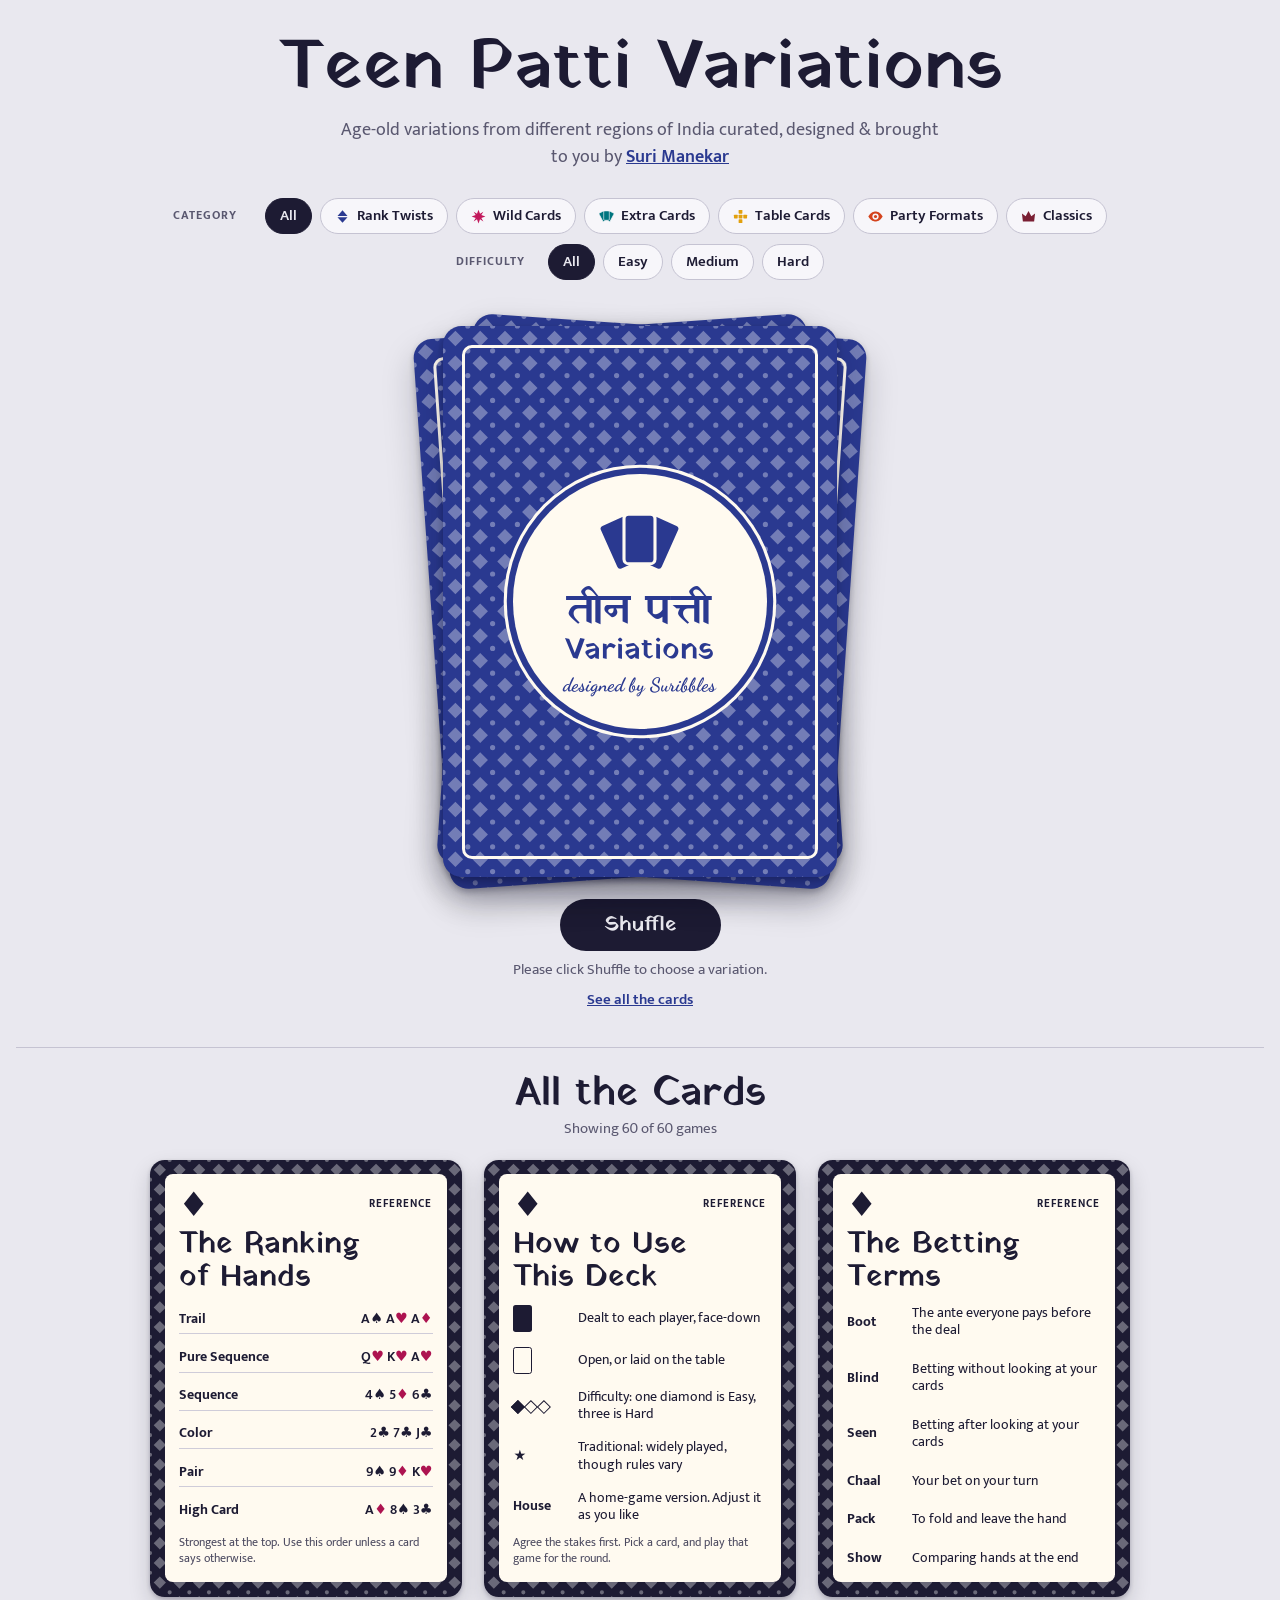
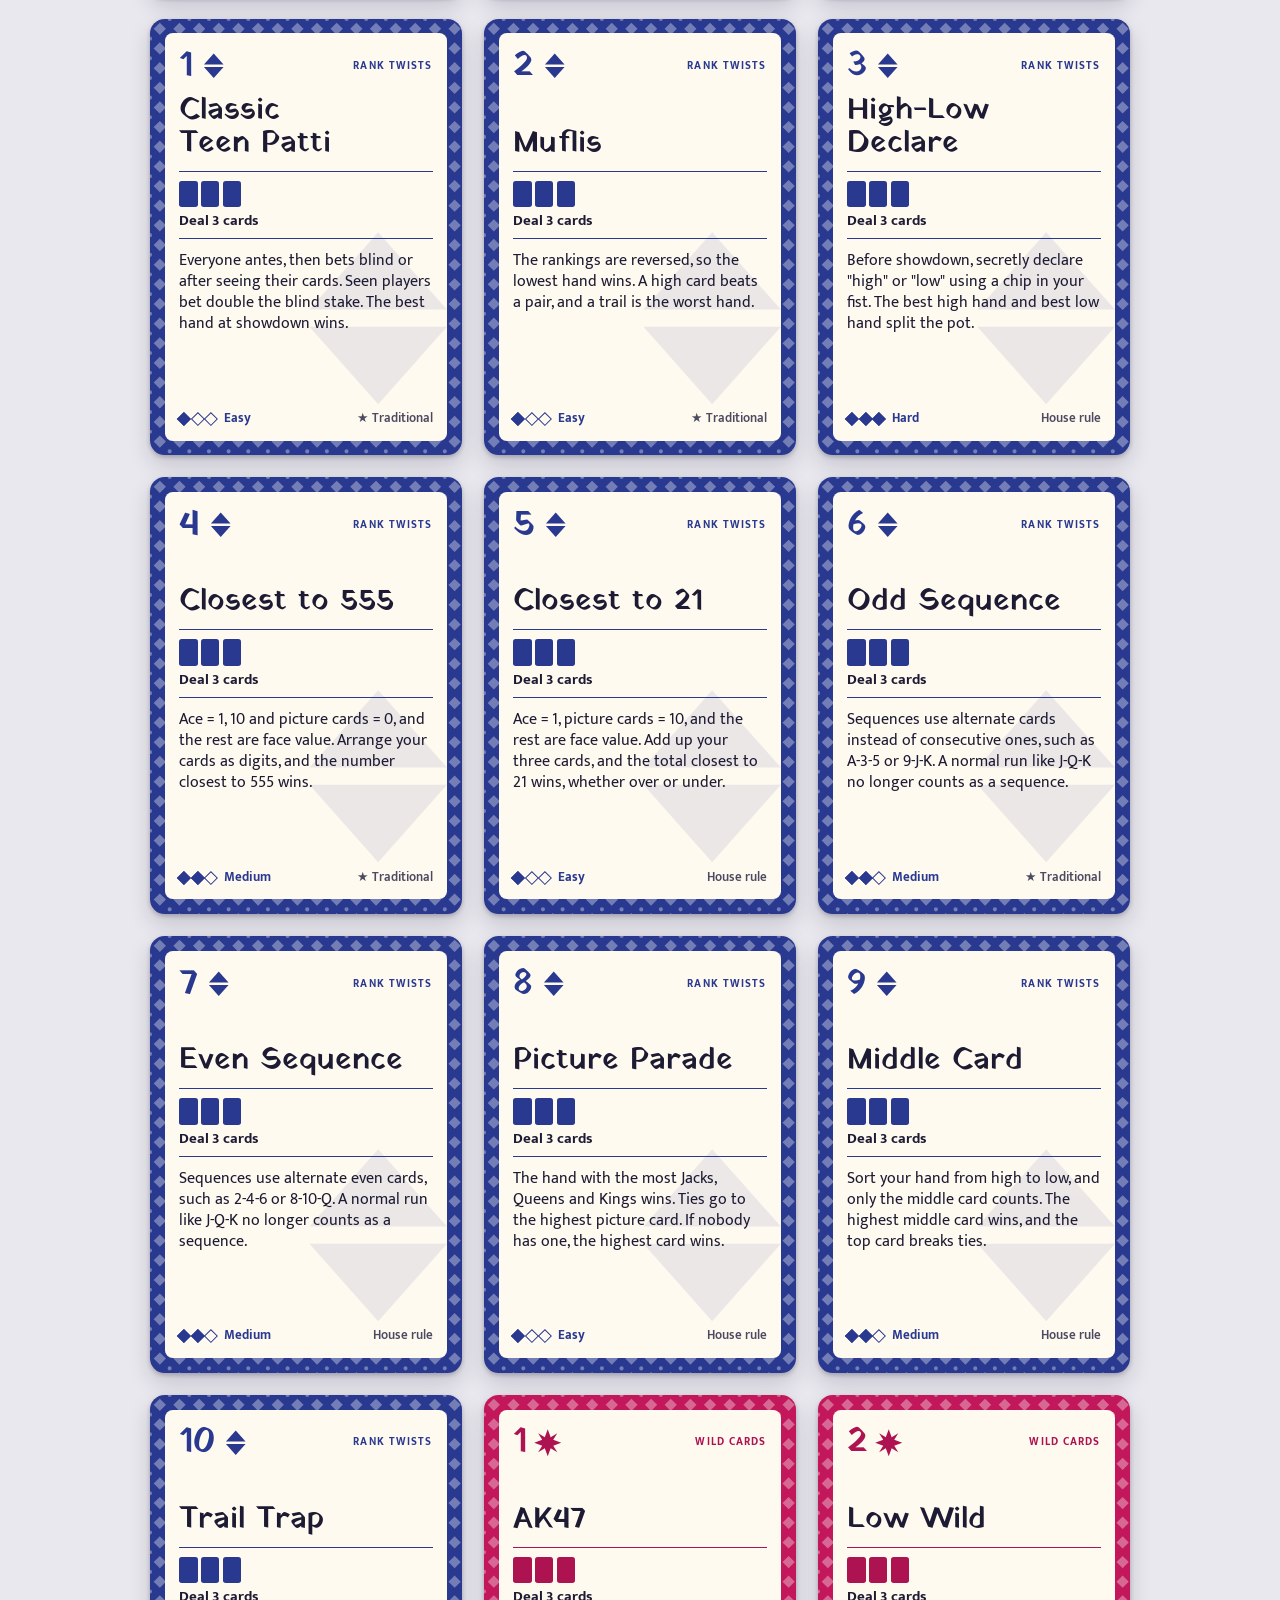
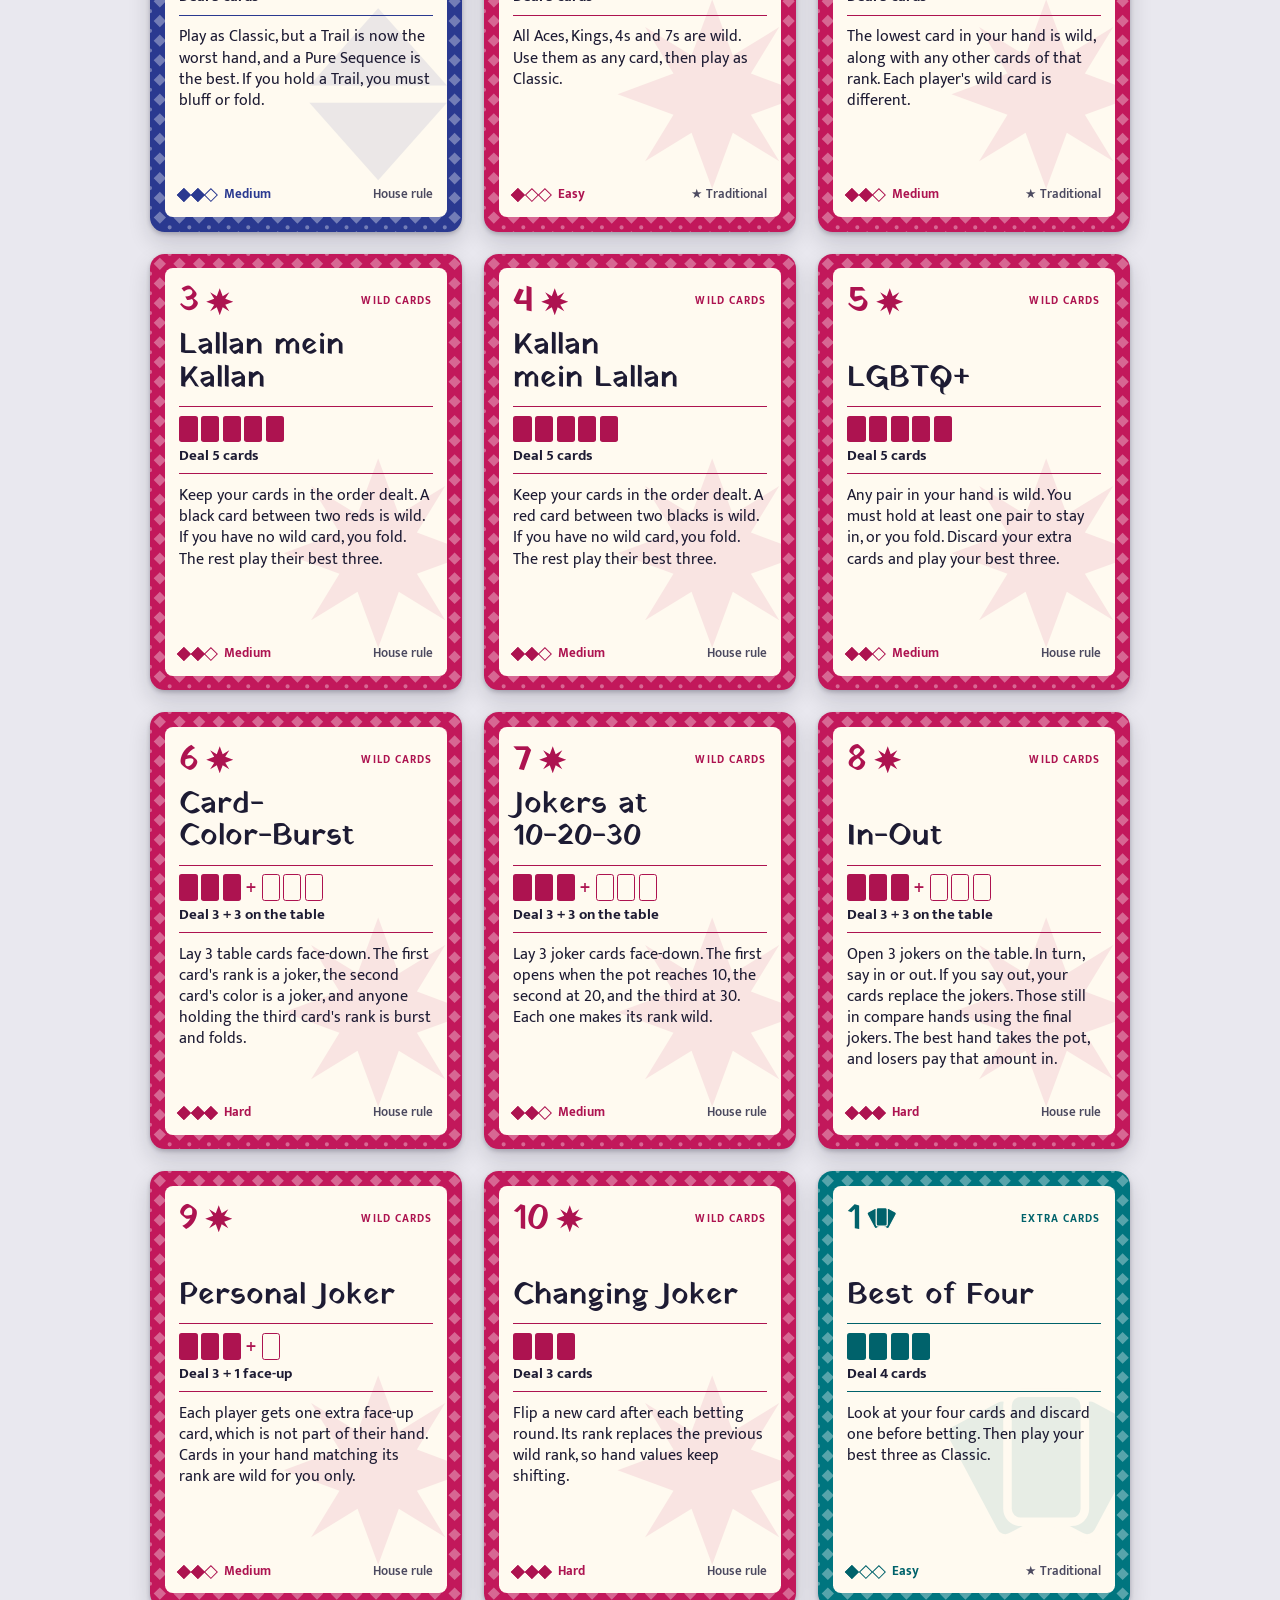
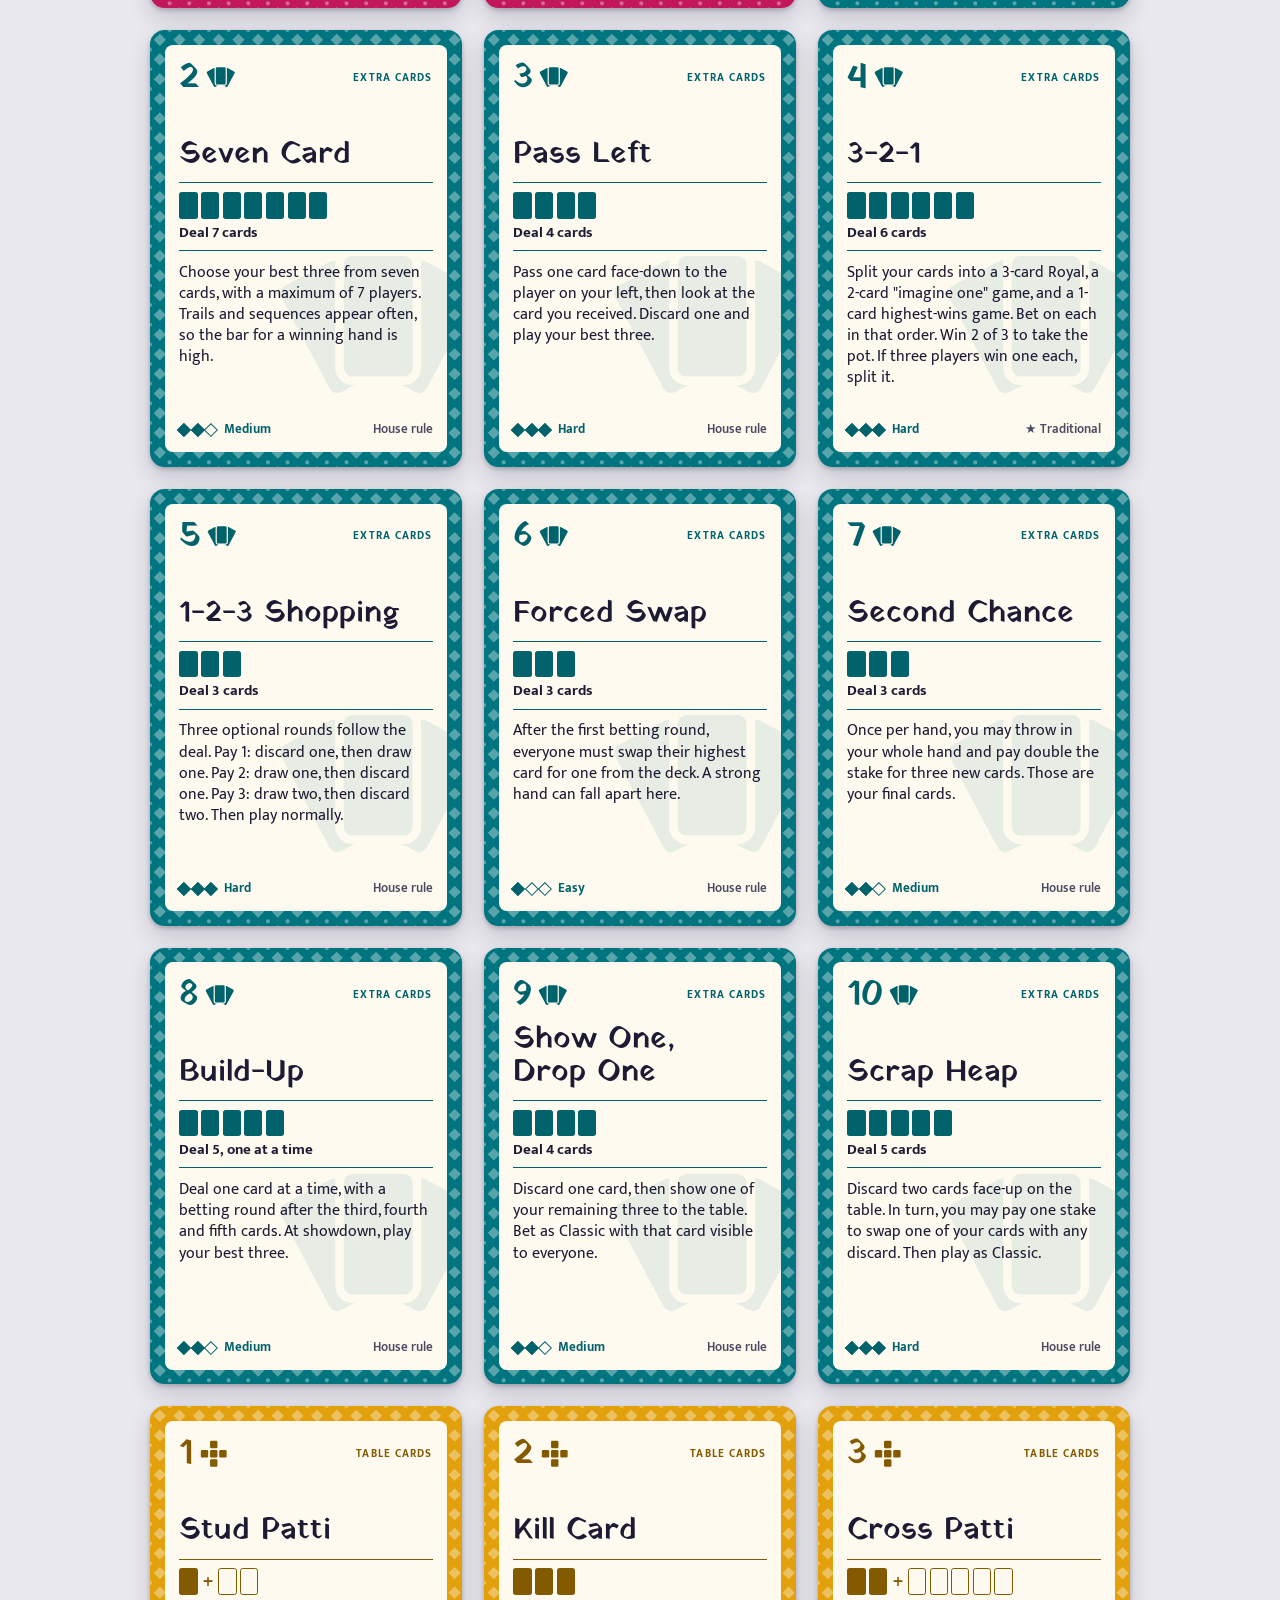
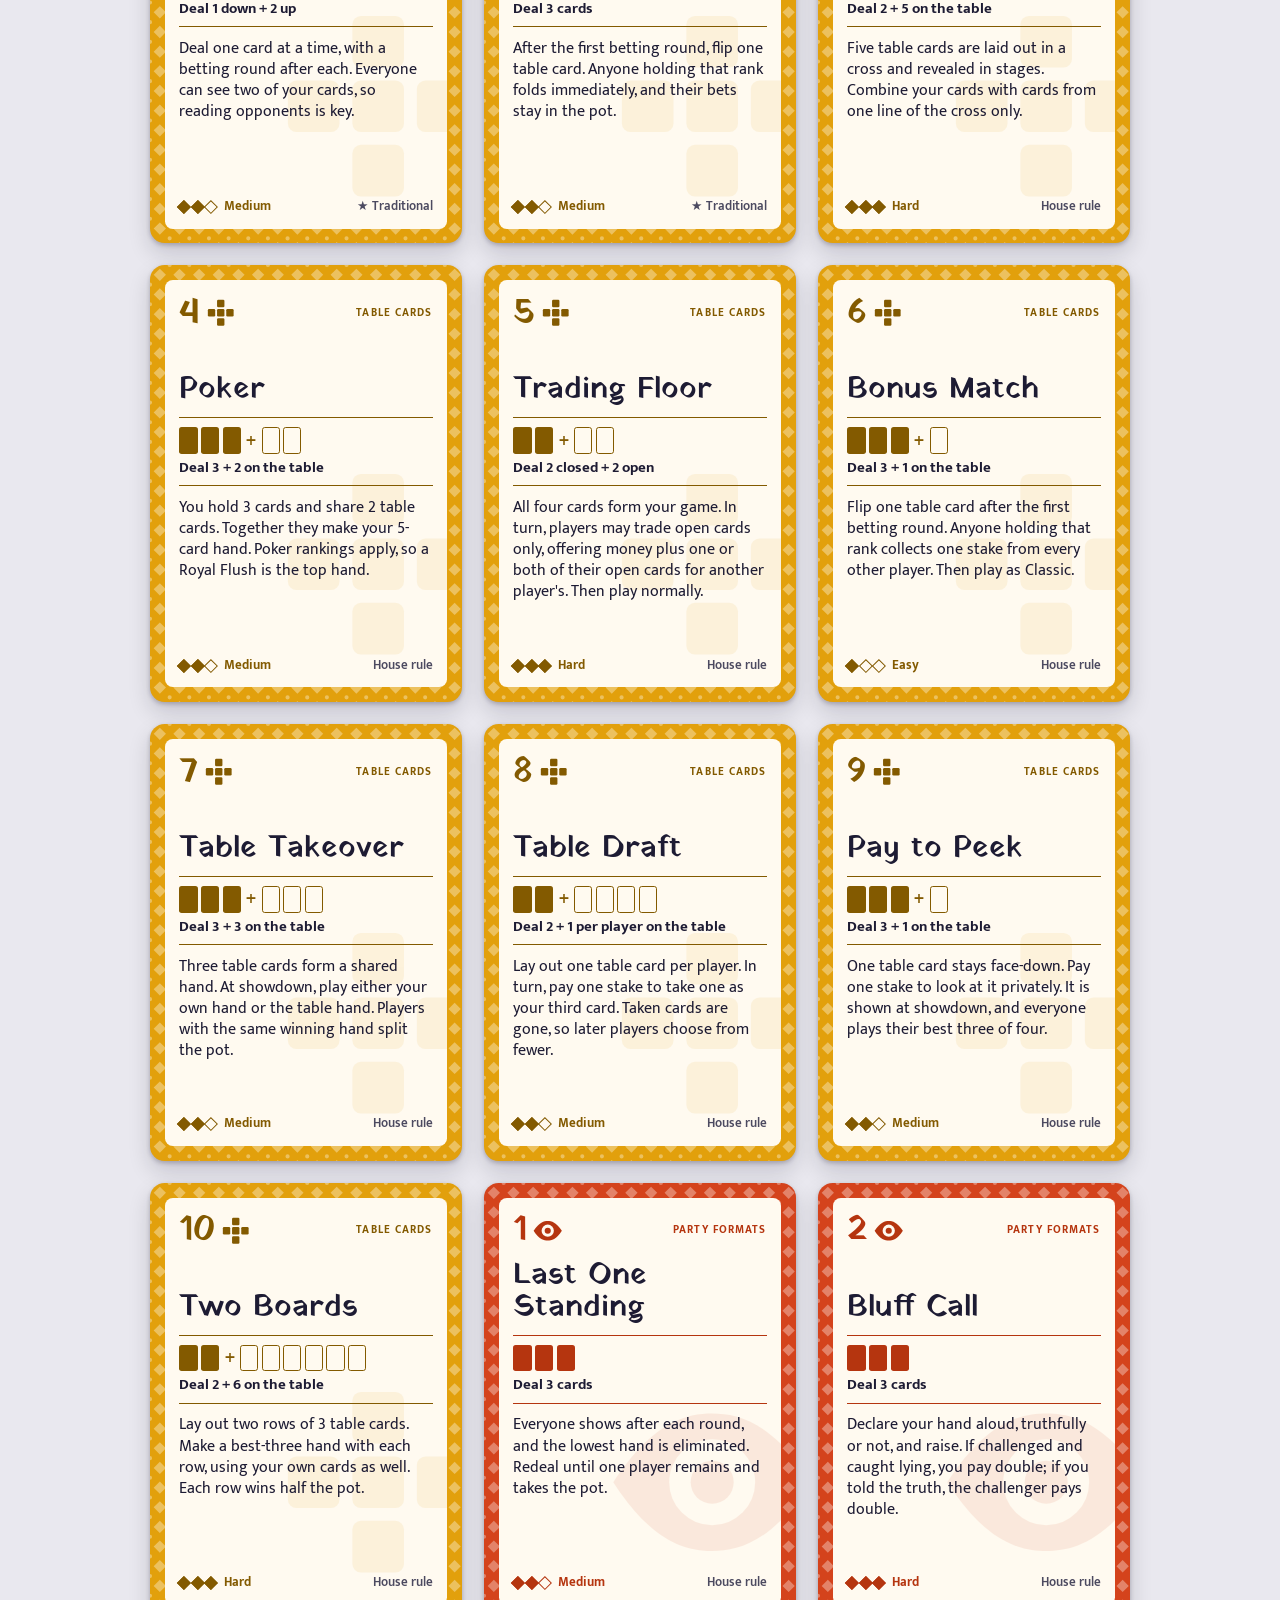
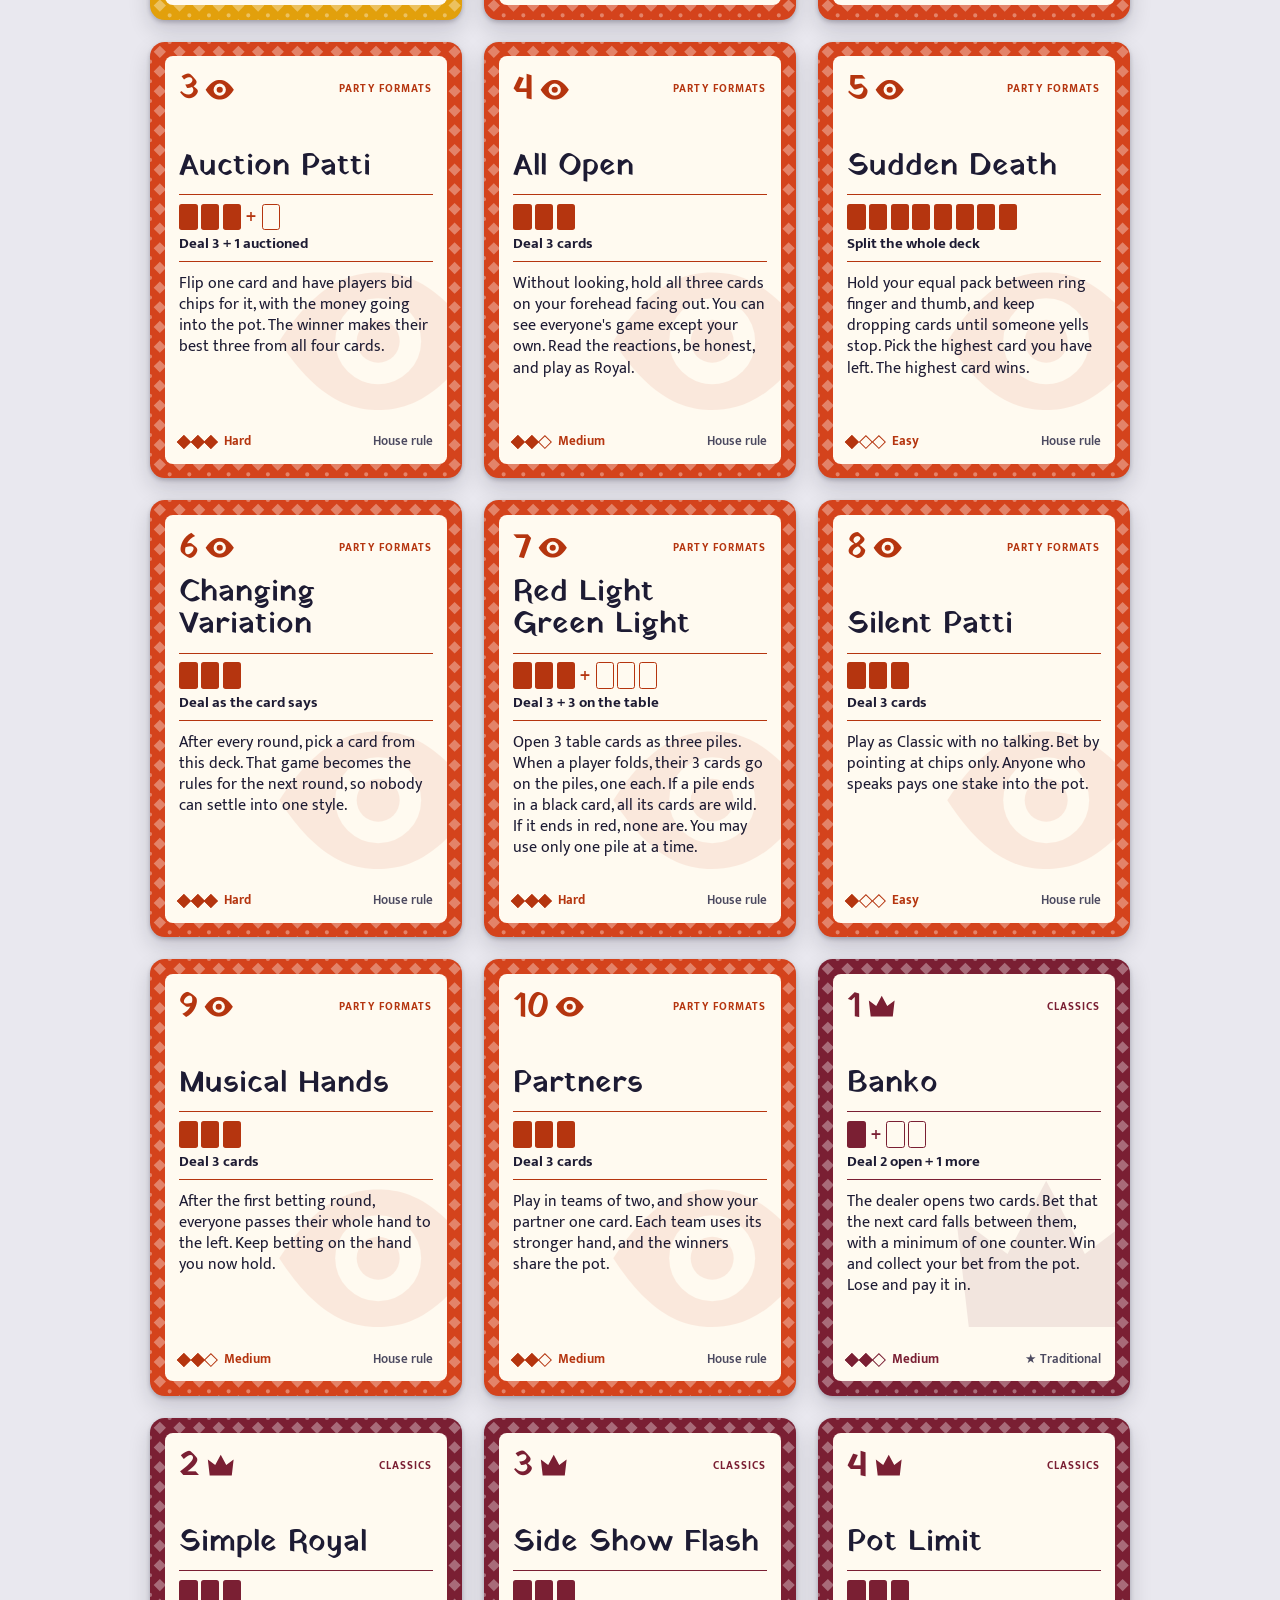
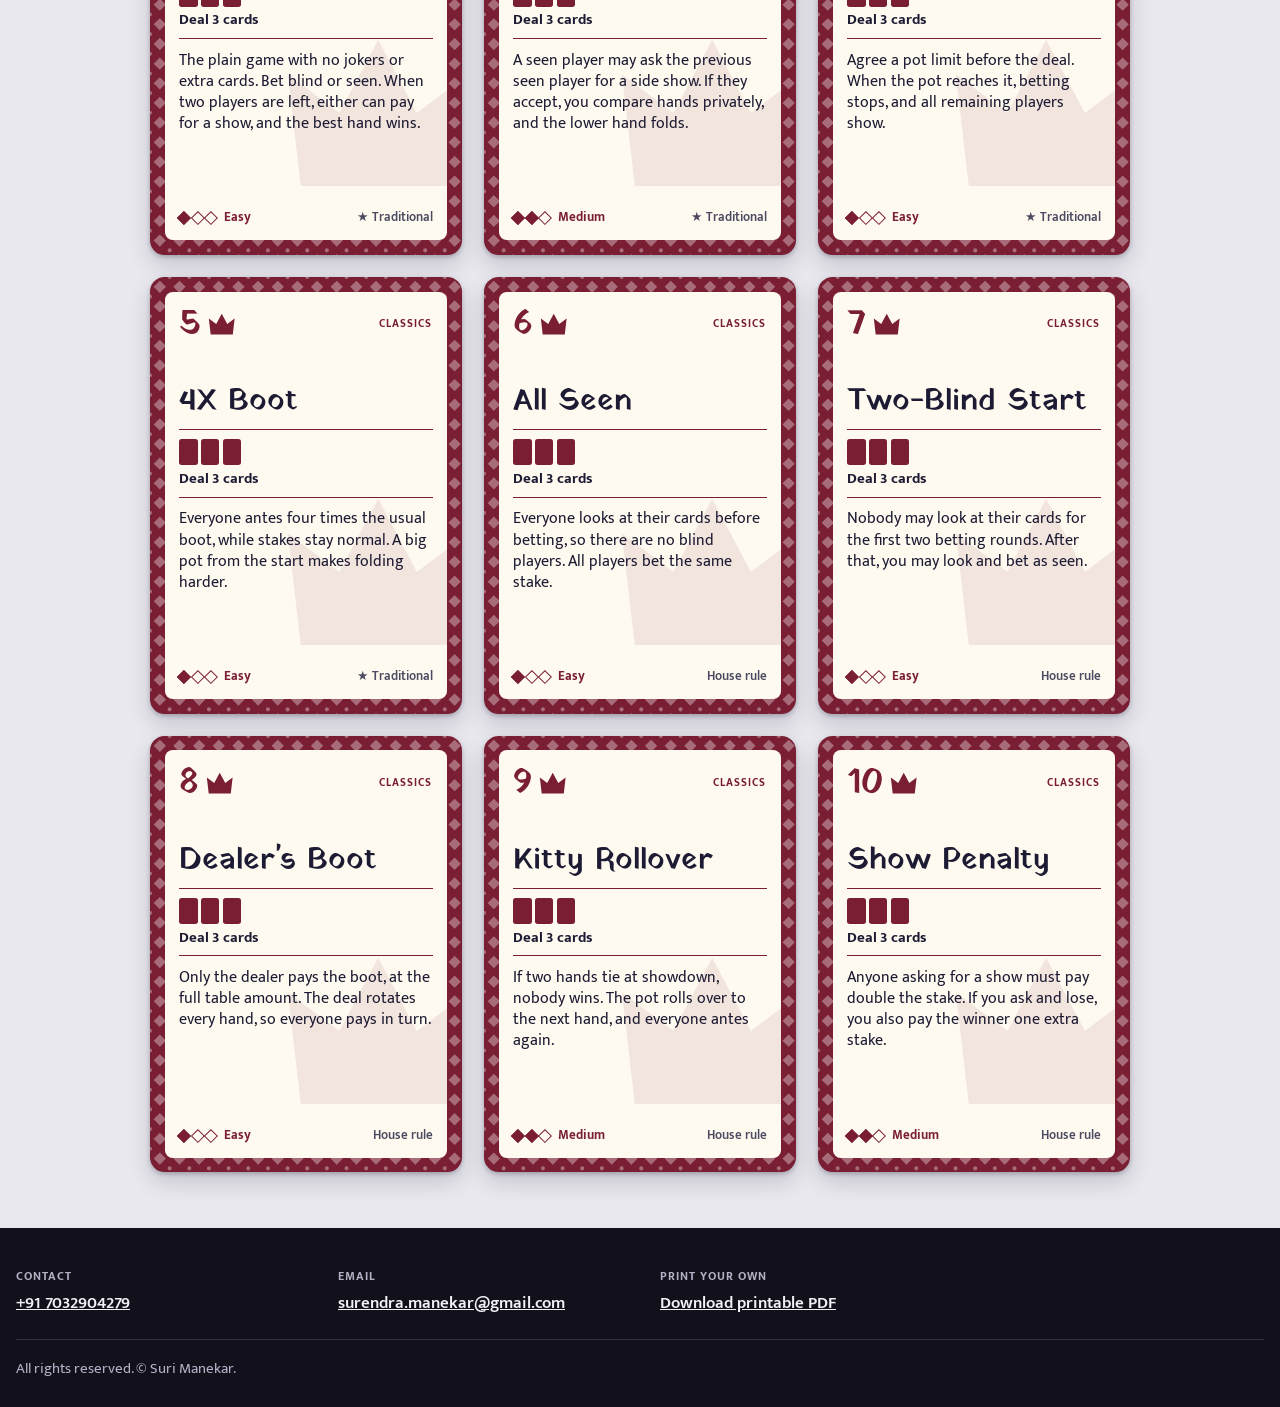
<file: explorations/teenpatti/index.html>
<!doctype html>
<html lang="en">
<head>
<meta charset="utf-8">
<meta name="viewport" content="width=device-width, initial-scale=1, viewport-fit=cover">
<meta name="description" content="Age-old Teen Patti variations from different regions of India, curated and designed by Suri Manekar.">
</head>
<body style="margin:0">
<title>Teen Patti Variations</title>
<meta name="claude:viewport-fit-sides" content="cover">
<link rel="preconnect" href="https://fonts.googleapis.com">
<link rel="preconnect" href="https://fonts.gstatic.com" crossorigin>
<link rel="stylesheet" href="https://fonts.googleapis.com/css2?family=Dancing+Script:wght@700&family=Mukta:wght@400;600;700&family=Yatra+One&display=swap">
<style>
/* Layout concept: a real poker-size deck laid out on a table. Every card is drawn in mm,
   so the same markup prints at true size and scales up for the screen.
   Each category is one Indian block-print pigment plus its own suit symbol. */
:root {
  --bg: #e9e8ef; --fg: #1d1b33; --muted: #5a5870; --chip: #f7f6fa; --line: #c5c3d2;
  --paper: #fffaf0; --ink: #1d1b33; --link: #2a3990;
  --foot-bg: #12111b; --foot-fg: #f2f1f7; --foot-muted: #b3b1c6; --foot-line: #33313f;
  --display: "Yatra One", "Mukta", Georgia, serif;
  --body: "Mukta", "Noto Sans", system-ui, sans-serif;
  --u: min(1.3mm, calc((100vw - 32px) / 63.5));
}
@media (prefers-color-scheme: dark) {
  :root:not([data-theme="light"]) { --bg: #16151f; --fg: #eeedf5; --muted: #a5a3b8; --chip: #24232f; --line: #3d3b4d; --link: #aeb8f7; color-scheme: dark; }
}
:root[data-theme="dark"] { --bg: #16151f; --fg: #eeedf5; --muted: #a5a3b8; --chip: #24232f; --line: #3d3b4d; --link: #aeb8f7; color-scheme: dark; }

* { box-sizing: border-box; }
body { background: var(--bg); color: var(--fg); font-family: var(--body); font-size: 16px; line-height: 1.45; }

.page { max-width: 1340px; margin: 0 auto; padding-block: 32px 56px; padding-left: max(16px, env(safe-area-inset-left, 0px)); padding-right: max(16px, env(safe-area-inset-right, 0px)); display: grid; gap: 28px; }
.masthead { display: grid; justify-items: center; gap: 12px; text-align: center; }
h1 { font-family: var(--display); font-weight: 400; font-size: clamp(2.3rem, 7vw, 4.4rem); line-height: 1.04; margin: 0; text-wrap: balance; }
.lede { margin: 0; max-width: 60ch; font-size: clamp(1rem, 2.2vw, 1.14rem); color: var(--muted); text-wrap: pretty; }
.lede a { color: var(--link); font-weight: 600; }
.page a:focus-visible, .shuffle-btn:focus-visible, .site-footer a:focus-visible { outline: 3px solid currentColor; outline-offset: 3px; border-radius: 3px; }

.hero-zone { display: grid; justify-items: center; gap: 22px; overflow-x: clip; padding-block: 18px 8px; min-width: 0; margin-left: calc(-1 * max(16px, env(safe-area-inset-left, 0px))); margin-right: calc(-1 * max(16px, env(safe-area-inset-right, 0px))); }
.stage { cursor: pointer; --u: max(3.6px, min(calc(84vw / 63.5), calc(68vh / 88.9), 6.2px)); position: relative; width: calc(var(--u) * 63.5); height: calc(var(--u) * 88.9); perspective: 1600px; }
.stack { position: absolute; inset: 0; }
.stack .card, .face .card { border-radius: calc(var(--u) * 3); box-shadow: 0 3px 6px rgb(10 8 30 / .24), 0 16px 34px rgb(10 8 30 / .22); }
.stack-a { transform: translateX(-3%) rotate(-4deg); }
.stack-b { transform: translateX(3%) rotate(4deg); }
.flipper { position: absolute; inset: 0; transform-style: preserve-3d; transition: transform .3s ease-in-out; }
.flipper.flipped { transform: rotateY(180deg); }
.face { position: absolute; inset: 0; backface-visibility: hidden; -webkit-backface-visibility: hidden; }
.face.rear { transform: rotateY(180deg); }
.riffle .stack-a { animation: riffle-a .31s ease-in-out 2; }
.riffle .stack-b { animation: riffle-b .31s ease-in-out 2; }
@keyframes riffle-a { 50% { transform: translateX(-62%) rotate(-9deg); } }
@keyframes riffle-b { 50% { transform: translateX(62%) rotate(9deg); } }
@media (prefers-reduced-motion: reduce) { .flipper { transition: none; } .riffle .stack-a, .riffle .stack-b { animation: none; } }
.hero-actions { display: grid; justify-items: center; gap: 8px; text-align: center; }
.shuffle-btn { font-family: var(--display); font-size: 1.3rem; line-height: 1; color: var(--bg); background: var(--fg); border: 0; border-radius: 999px; min-height: 52px; padding: 12px 44px; cursor: pointer; transition: transform .12s ease; }
.shuffle-btn:hover { transform: translateY(-1px); }
.shuffle-btn:active { transform: translateY(1px); }
.shuffle-btn:disabled { opacity: .45; cursor: not-allowed; transform: none; }
.jump { color: var(--link); font-size: .94rem; font-weight: 600; }

.all-cards { display: grid; gap: 20px; scroll-margin-top: 20px; padding-top: 24px; border-top: 1px solid var(--line); min-width: 0; }
.all-head { display: grid; justify-items: center; gap: 2px; text-align: center; }
.all-head h2 { font-family: var(--display); font-weight: 400; font-size: clamp(1.7rem, 4.5vw, 2.5rem); line-height: 1.1; margin: 0; }
.empty { margin: 0; text-align: center; color: var(--muted); }

.site-footer { background: var(--foot-bg); color: var(--foot-fg); }
.site-footer a { color: inherit; }
.foot-inner { max-width: 1340px; margin: 0 auto; padding-block: 40px 28px; padding-left: max(16px, env(safe-area-inset-left, 0px)); padding-right: max(16px, env(safe-area-inset-right, 0px)); display: grid; grid-template-columns: repeat(auto-fit, minmax(min(100%, 240px), 1fr)); gap: 24px 40px; }
.foot-item { display: grid; gap: 4px; min-width: 0; }
.foot-label { font-size: .78rem; font-weight: 700; letter-spacing: .08em; text-transform: uppercase; color: var(--foot-muted); }
.foot-value { font-size: 1.06rem; font-weight: 600; overflow-wrap: anywhere; }
.foot-note { font-size: .88rem; color: var(--foot-muted); }
.foot-note:empty { display: none; }
.foot-legal { grid-column: 1 / -1; margin: 0; padding-top: 18px; border-top: 1px solid var(--foot-line); font-size: .92rem; color: var(--foot-muted); }

.filters { display: grid; justify-items: center; gap: 10px; min-width: 0; }
.filter-row { display: flex; flex-wrap: wrap; align-items: center; justify-content: center; gap: 8px; }
.filter-label { width: auto; min-width: 84px; font-size: .78rem; font-weight: 700; letter-spacing: .08em; text-transform: uppercase; color: var(--muted); }
.chip { font: inherit; font-size: .94rem; font-weight: 600; color: var(--fg); background: var(--chip); border: 1px solid var(--line); border-radius: 999px; padding: 5px 14px; min-height: 36px; cursor: pointer; display: inline-flex; align-items: center; gap: 7px; }
.chip svg { width: 15px; height: 15px; flex: none; color: var(--c, currentColor); --paper-cut: var(--chip); }
.chip[aria-pressed="true"] { background: var(--fg); color: var(--bg); border-color: var(--fg); --paper-cut: var(--fg); }
.chip[aria-pressed="true"] svg { color: var(--bg); }
.chip:focus-visible { outline: 3px solid var(--fg); outline-offset: 2px; }
.filter-panel { display: grid; justify-items: center; gap: 10px; min-width: 0; }
.filter-toggle { display: none; }
@media (max-width: 720px) {
  .filters { justify-items: stretch; }
  .filter-toggle { display: flex; align-items: center; gap: 10px; width: 100%; min-height: 48px; padding: 8px 16px; font: inherit; color: var(--fg); text-align: left; background: var(--chip); border: 1px solid var(--line); border-radius: 12px; cursor: pointer; }
  .filter-toggle:focus-visible { outline: 3px solid var(--fg); outline-offset: 2px; }
  .ft-label { flex: none; font-weight: 700; }
  .ft-summary { flex: 1; min-width: 0; font-size: .92rem; color: var(--muted); }
  .ft-chevron { flex: none; width: 18px; height: 18px; transition: transform .15s ease; }
  .filter-toggle[aria-expanded="true"] .ft-chevron { transform: rotate(180deg); }
  .filter-panel { display: none; justify-items: stretch; gap: 14px; padding: 4px 2px; }
  .filters.open .filter-panel { display: grid; }
  .filter-row { justify-content: flex-start; }
  .filter-label { width: 100%; min-width: 0; }
  .page { gap: 20px; padding-block: 24px 40px; }
}
.count { margin: 0; font-size: .94rem; color: var(--muted); font-variant-numeric: tabular-nums; }

.deck { min-width: 0; display: grid; grid-template-columns: repeat(auto-fill, calc(var(--u) * 63.5)); justify-content: center; gap: 22px; }
.deck .card { border-radius: calc(var(--u) * 3); box-shadow: 0 2px 4px rgb(10 8 30 / .22), 0 10px 22px rgb(10 8 30 / .16); }

/* Card: colours are printed pigment, so they stay the same in both themes */
.card {
  width: calc(var(--u) * 63.5); height: calc(var(--u) * 88.9); max-width: 100%;
  font-size: calc(var(--u) * 3); line-height: 1.3; color: var(--ink);
  background-color: var(--c); position: relative; isolation: isolate;
  padding: calc(var(--u) * 3); overflow: hidden;
  -webkit-print-color-adjust: exact; print-color-adjust: exact;
}
.pat { position: absolute; inset: 0; width: 100%; height: 100%; display: block; }
.c-rank  { --c: #2a3990; --deep: #2a3990; }
.c-wild  { --c: #c2185b; --deep: #ad1350; }
.c-extra { --c: #00757f; --deep: #00626b; }
.c-table { --c: #e2a00c; --deep: #835a00; }
.c-party { --c: #d4431c; --deep: #b5350f; }
.c-classics { --c: #7a1f33; --deep: #7a1f33; }
.c-ref   { --c: #1d1b33; --deep: #1d1b33; }

.panel { position: relative; height: 100%; background: var(--paper); border-radius: calc(var(--u) * 1.6); padding: calc(var(--u) * 3); display: flex; flex-direction: column; gap: calc(var(--u) * 2.2); overflow: hidden; --paper-cut: var(--paper); }
.panel > * { position: relative; }
.watermark { position: absolute; right: calc(var(--u) * -7); bottom: calc(var(--u) * 4); width: calc(var(--u) * 42); height: calc(var(--u) * 42); color: var(--c); opacity: .09; --paper-cut: var(--paper); }
.top { display: flex; align-items: center; justify-content: space-between; gap: 1em; color: var(--deep); }
.index { display: flex; align-items: center; gap: calc(var(--u) * 1.2); font-family: var(--display); font-size: calc(var(--u) * 7.4); line-height: 1; }
.index svg { width: calc(var(--u) * 6); height: calc(var(--u) * 6); }
.eyebrow { font-size: calc(var(--u) * 2.25); font-weight: 700; letter-spacing: .1em; text-transform: uppercase; text-align: right; }
.name { font-family: var(--display); font-weight: 400; font-size: calc(var(--u) * 6.1); line-height: 1.08; margin: 0; min-height: 2.16em; display: flex; align-items: flex-end; text-wrap: balance; }
.deal { display: grid; gap: calc(var(--u) * 1); padding-block: calc(var(--u) * 1.8); border-block: calc(var(--u) * .25) solid var(--deep); }
.deal-label { font-weight: 700; font-size: calc(var(--u) * 3.1); line-height: 1.15; }
.deal-cards { display: flex; align-items: center; gap: calc(var(--u) * .7); height: calc(var(--u) * 5.4); color: var(--deep); }
.mini { width: calc(var(--u) * 3.7); height: calc(var(--u) * 5.4); border-radius: calc(var(--u) * .55); background: var(--deep); flex: none; }
.mini.up { background: transparent; border: calc(var(--u) * .4) solid var(--deep); }
.plus { font-weight: 700; font-size: calc(var(--u) * 3.6); line-height: 1; padding-inline: calc(var(--u) * .4); }
.how { margin: 0; flex: 1; font-size: calc(var(--u) * 3.3); }
.foot { display: flex; align-items: center; justify-content: space-between; gap: 1em; font-size: calc(var(--u) * 2.6); font-weight: 700; line-height: 1.1; }
.level { display: flex; align-items: center; gap: calc(var(--u) * .7); color: var(--deep); }
.pip { width: calc(var(--u) * 2); height: calc(var(--u) * 2); transform: rotate(45deg); border: calc(var(--u) * .35) solid var(--deep); flex: none; }
.pip.on { background: var(--deep); }
.level b { margin-left: calc(var(--u) * .9); }
.origin { font-weight: 600; color: #4c4a60; }

/* Hand rankings card */
.ranks { margin: 0; padding: 0; list-style: none; flex: 1; display: flex; flex-direction: column; justify-content: space-between; }
.ranks li { display: flex; justify-content: space-between; align-items: baseline; gap: .6em; border-bottom: calc(var(--u) * .15) solid #cfccd9; padding-block: calc(var(--u) * 1); }
.ranks li:last-child { border-bottom: 0; }
.ranks b { font-size: calc(var(--u) * 2.9); }
.ranks span { font-size: calc(var(--u) * 2.9); font-weight: 600; white-space: nowrap; }
.ranks i { font-style: normal; color: #ad1350; }
.terms { margin: 0; padding: 0; list-style: none; flex: 1; display: flex; flex-direction: column; justify-content: space-between; font-size: calc(var(--u) * 2.9); line-height: 1.22; }
.terms li { display: flex; align-items: center; gap: calc(var(--u) * 1.6); }
.terms .key { flex: none; width: calc(var(--u) * 11.5); display: flex; align-items: center; gap: calc(var(--u) * .6); font-weight: 700; }
.terms .key .mini { --deep: #1d1b33; }
.ref-note { margin: 0; font-size: calc(var(--u) * 2.5); color: #4c4a60; }

/* Card back */
.back { background-color: #2a3990; display: flex; align-items: center; justify-content: center; position: relative; }
.back::before { content: ""; z-index: 1; position: absolute; inset: calc(var(--u) * 3); border: calc(var(--u) * .5) solid #fffaf0; border-radius: calc(var(--u) * 1.6); }
.medal { z-index: 1; position: relative; width: calc(var(--u) * 41); height: calc(var(--u) * 41); border-radius: 50%; background: #fffaf0; color: #2a3990; display: flex; flex-direction: column; align-items: center; justify-content: center; gap: calc(var(--u) * 1); box-shadow: 0 0 0 calc(var(--u) * 1) #2a3990, 0 0 0 calc(var(--u) * 1.5) #fffaf0; }
.medal svg { width: calc(var(--u) * 15); height: calc(var(--u) * 12); }
.medal strong { font-family: var(--display); font-weight: 400; font-size: calc(var(--u) * 6.8); line-height: 1.1; }
.medal strong span { display: block; text-align: center; }
.medal .medal-sub { font-size: calc(var(--u) * 4.8); }
.medal small { font-family: "Dancing Script", cursive; font-size: calc(var(--u) * 3.1); font-weight: 700; line-height: 1.1; }

#sheets { display: none; }
@page { size: 63.5mm 88.9mm; margin: 0; }
@media print {
  :root { --u: 1mm; --bg: #fff; --fg: #000; color-scheme: light; }
  body { background: #fff; }
  .page, .site-footer { display: none; }
  #sheets { display: block; }
  .sheet { width: 63.5mm; height: 88.9mm; overflow: hidden; break-after: page; break-inside: avoid; }
  .sheet:last-child { break-after: auto; }
}
</style>

<main class="page">
  <header class="masthead">
    <h1>Teen Patti Variations</h1>
    <p class="lede">Age-old variations from different regions of India curated, designed &amp; brought to you by <a href="https://suriportfolio.in" target="_blank" rel="noopener">Suri Manekar</a></p>
  </header>
  <section class="filters" id="filters" aria-label="Filter cards">
    <button type="button" class="filter-toggle" id="filter-toggle" aria-expanded="false" aria-controls="filter-panel">
      <span class="ft-label">Filters</span>
      <span class="ft-summary" id="filter-summary">All categories, all difficulties</span>
      <svg class="ft-chevron" viewBox="0 0 24 24" fill="none" stroke="currentColor" stroke-width="2.5" stroke-linecap="round" stroke-linejoin="round" aria-hidden="true"><path d="M5 9l7 7 7-7"/></svg>
    </button>
    <div class="filter-panel" id="filter-panel">
      <div class="filter-row" id="cat-filter"><span class="filter-label">Category</span></div>
      <div class="filter-row" id="diff-filter"><span class="filter-label">Difficulty</span></div>
    </div>
  </section>
  <section class="hero-zone" aria-label="Shuffle for a game">
    <div class="stage" id="stage">
      <div class="stack stack-a" id="stack-a" aria-hidden="true"></div>
      <div class="stack stack-b" id="stack-b" aria-hidden="true"></div>
      <div class="flipper flipped" id="flipper">
        <div class="face front" id="hero-front"></div>
        <div class="face rear" id="hero-rear" aria-hidden="true"></div>
      </div>
    </div>
    <div class="hero-actions">
      <button type="button" class="shuffle-btn" id="shuffle">Shuffle</button>
      <p class="count" id="hero-caption" aria-live="polite">Please click Shuffle to choose a variation.</p>
      <a class="jump" href="#all-cards">See all the cards</a>
    </div>
  </section>
  <section class="all-cards" id="all-cards" aria-labelledby="all-title">
    <div class="all-head">
      <h2 id="all-title">All the Cards</h2>
      <p class="count" id="count" aria-live="polite"></p>
    </div>
    <p class="empty" id="deck-empty" hidden>No games match this category and difficulty. Try another combination.</p>
    <div class="deck" id="deck"></div>
  </section>
</main>
<footer class="site-footer">
  <div class="foot-inner">
    <div class="foot-item"><span class="foot-label">Contact</span><a class="foot-value" href="tel:+917032904279">+91 7032904279</a></div>
    <div class="foot-item"><span class="foot-label">Email</span><a class="foot-value" href="mailto:surendra.manekar@gmail.com">surendra.manekar@gmail.com</a></div>
    <div class="foot-item"><span class="foot-label">Print your own</span><a class="foot-value" id="pdf-link" href="Cards-A3.pdf" download="Cards-A3.pdf">Download printable PDF</a><span class="foot-note" id="pdf-note" aria-live="polite"></span></div>
    <p class="foot-legal">All rights reserved. © Suri Manekar.</p>
  </div>
</footer>
<div id="sheets" aria-hidden="true"></div>

<script>
const glyphs = {
  rank: '<path d="M12 2l8 9H4z"/><path d="M12 22l-8-9h16z"/>',
  wild: '<path d="M12 1l2.4 6.5 5.4-3.3-3.3 5.4L23 12l-6.5 2.4 3.3 5.4-5.4-3.3L12 23l-2.4-6.5-5.4 3.3 3.3-5.4L1 12l6.5-2.4-3.3-5.4 5.4 3.3z"/>',
  extra: '<g stroke="var(--paper-cut)" stroke-width="1"><rect x="7.5" y="3" width="9" height="15" rx="1.5" transform="rotate(-28 12 21)"/><rect x="7.5" y="3" width="9" height="15" rx="1.5" transform="rotate(28 12 21)"/><rect x="7.5" y="3" width="9" height="15" rx="1.5"/></g>',
  table: '<rect x="9" y="1.5" width="6" height="6" rx="1"/><rect x="1.5" y="9" width="6" height="6" rx="1"/><rect x="9" y="9" width="6" height="6" rx="1"/><rect x="16.5" y="9" width="6" height="6" rx="1"/><rect x="9" y="16.5" width="6" height="6" rx="1"/>',
  party: '<path d="M.5 12C5 5 9 4 12 4s7 1 11.500 8C19 19 15 20 12 20s-7-1-11.500-8z"/><circle cx="12" cy="12" r="5" fill="var(--paper-cut)"/><circle cx="12" cy="12" r="2.500"/>',
  classics: '<path d="M3 20L1.500 7l6 4.500L12 3l4.500 8.500 6-4.500L21 20z"/>',
  ref: '<path d="M12 2l8 10-8 10-8-10z"/>'
};
const svg = k => `<svg viewBox="0 0 24 24" fill="currentColor" aria-hidden="true">${glyphs[k]}</svg>`;

const cats = [
  { id: 'rank',  name: 'Rank Twists',   c: '#2a3990' },
  { id: 'wild',  name: 'Wild Cards',    c: '#c2185b' },
  { id: 'extra', name: 'Extra Cards',   c: '#00757f' },
  { id: 'table', name: 'Table Cards',   c: '#e2a00c' },
  { id: 'party', name: 'Party Formats', c: '#d4431c' },
  { id: 'classics', name: 'Classics', c: '#7a1f33' }
];
const catName = Object.fromEntries(cats.map(c => [c.id, c.name]));

/* h = cards dealt to the hand, face-down. u = open cards: face-up or on the table. */
const games = [
  ['rank','Classic Teen Patti',1,3,0,'Deal 3 cards','Easy','Everyone antes, then bets blind or after seeing their cards. Seen players bet double the blind stake. The best hand at showdown wins.'],
  ['rank','Muflis',1,3,0,'Deal 3 cards','Easy','The rankings are reversed, so the lowest hand wins. A high card beats a pair, and a trail is the worst hand.'],
  ['rank','High-Low Declare',0,3,0,'Deal 3 cards','Hard','Before showdown, secretly declare "high" or "low" using a chip in your fist. The best high hand and best low hand split the pot.'],

  ['wild','AK47',1,3,0,'Deal 3 cards','Easy','All Aces, Kings, 4s and 7s are wild. Use them as any card, then play as Classic.'],
  ['wild','Low Wild',1,3,0,'Deal 3 cards','Medium',"The lowest card in your hand is wild, along with any other cards of that rank. Each player's wild card is different."],

  ['extra','Best of Four',1,4,0,'Deal 4 cards','Easy','Look at your four cards and discard one before betting. Then play your best three as Classic.'],
  ['extra','Seven Card',0,7,0,'Deal 7 cards','Medium','Choose your best three from seven cards, with a maximum of 7 players. Trails and sequences appear often, so the bar for a winning hand is high.'],
  ['extra','Pass Left',0,4,0,'Deal 4 cards','Hard','Pass one card face-down to the player on your left, then look at the card you received. Discard one and play your best three.'],

  ['table','Stud Patti',1,1,2,'Deal 1 down + 2 up','Medium','Deal one card at a time, with a betting round after each. Everyone can see two of your cards, so reading opponents is key.'],
  ['table','Kill Card',1,3,0,'Deal 3 cards','Medium','After the first betting round, flip one table card. Anyone holding that rank folds immediately, and their bets stay in the pot.'],
  ['table','Cross Patti',0,2,5,'Deal 2 + 5 on the table','Hard','Five table cards are laid out in a cross and revealed in stages. Combine your cards with cards from one line of the cross only.'],

  ['party','Last One Standing',0,3,0,'Deal 3 cards','Medium','Everyone shows after each round, and the lowest hand is eliminated. Redeal until one player remains and takes the pot.'],
  ['party','Bluff Call',0,3,0,'Deal 3 cards','Hard','Declare your hand aloud, truthfully or not, and raise. If challenged and caught lying, you pay double; if you told the truth, the challenger pays double.'],
  ['party','Auction Patti',0,3,1,'Deal 3 + 1 auctioned','Hard','Flip one card and have players bid chips for it, with the money going into the pot. The winner makes their best three from all four cards.'],

  ['rank','Closest to 555',1,3,0,'Deal 3 cards','Medium','Ace = 1, 10 and picture cards = 0, and the rest are face value. Arrange your cards as digits, and the number closest to 555 wins.'],
  ['rank','Closest to 21',0,3,0,'Deal 3 cards','Easy','Ace = 1, picture cards = 10, and the rest are face value. Add up your three cards, and the total closest to 21 wins, whether over or under.'],
  ['rank','Odd Sequence',1,3,0,'Deal 3 cards','Medium','Sequences use alternate cards instead of consecutive ones, such as A-3-5 or 9-J-K. A normal run like J-Q-K no longer counts as a sequence.'],
  ['rank','Even Sequence',0,3,0,'Deal 3 cards','Medium','Sequences use alternate even cards, such as 2-4-6 or 8-10-Q. A normal run like J-Q-K no longer counts as a sequence.'],
  ['rank','Picture Parade',0,3,0,'Deal 3 cards','Easy','The hand with the most Jacks, Queens and Kings wins. Ties go to the highest picture card. If nobody has one, the highest card wins.'],

  ['wild','Lallan mein Kallan',0,5,0,'Deal 5 cards','Medium','Keep your cards in the order dealt. A black card between two reds is wild. If you have no wild card, you fold. The rest play their best three.'],
  ['wild','Kallan mein Lallan',0,5,0,'Deal 5 cards','Medium','Keep your cards in the order dealt. A red card between two blacks is wild. If you have no wild card, you fold. The rest play their best three.'],
  ['wild','LGBTQ+',0,5,0,'Deal 5 cards','Medium','Any pair in your hand is wild. You must hold at least one pair to stay in, or you fold. Discard your extra cards and play your best three.'],
  ['wild','Card-Color-Burst',0,3,3,'Deal 3 + 3 on the table','Hard','Lay 3 table cards face-down. The first card\'s rank is a joker, the second card\'s color is a joker, and anyone holding the third card\'s rank is burst and folds.'],
  ['wild','Jokers at 10-20-30',0,3,3,'Deal 3 + 3 on the table','Medium','Lay 3 joker cards face-down. The first opens when the pot reaches 10, the second at 20, and the third at 30. Each one makes its rank wild.'],
  ['wild','In-Out',0,3,3,'Deal 3 + 3 on the table','Hard','Open 3 jokers on the table. In turn, say in or out. If you say out, your cards replace the jokers. Those still in compare hands using the final jokers. The best hand takes the pot, and losers pay that amount in.'],

  ['extra','3-2-1',1,6,0,'Deal 6 cards','Hard','Split your cards into a 3-card Royal, a 2-card "imagine one" game, and a 1-card highest-wins game. Bet on each in that order. Win 2 of 3 to take the pot. If three players win one each, split it.'],
  ['extra','1-2-3 Shopping',0,3,0,'Deal 3 cards','Hard','Three optional rounds follow the deal. Pay 1: discard one, then draw one. Pay 2: draw one, then discard one. Pay 3: draw two, then discard two. Then play normally.'],
  ['extra','Forced Swap',0,3,0,'Deal 3 cards','Easy','After the first betting round, everyone must swap their highest card for one from the deck. A strong hand can fall apart here.'],

  ['table','Poker',0,3,2,'Deal 3 + 2 on the table','Medium','You hold 3 cards and share 2 table cards. Together they make your 5-card hand. Poker rankings apply, so a Royal Flush is the top hand.'],
  ['table','Trading Floor',0,2,2,'Deal 2 closed + 2 open','Hard','All four cards form your game. In turn, players may trade open cards only, offering money plus one or both of their open cards for another player\'s. Then play normally.'],
  ['table','Bonus Match',0,3,1,'Deal 3 + 1 on the table','Easy','Flip one table card after the first betting round. Anyone holding that rank collects one stake from every other player. Then play as Classic.'],

  ['party','All Open',0,3,0,'Deal 3 cards','Medium','Without looking, hold all three cards on your forehead facing out. You can see everyone\'s game except your own. Read the reactions, be honest, and play as Royal.'],
  ['party','Sudden Death',0,8,0,'Split the whole deck','Easy','Hold your equal pack between ring finger and thumb, and keep dropping cards until someone yells stop. Pick the highest card you have left. The highest card wins.'],
  ['party','Changing Variation',0,3,0,'Deal as the card says','Hard','After every round, pick a card from this deck. That game becomes the rules for the next round, so nobody can settle into one style.'],
  ['party','Red Light Green Light',0,3,3,'Deal 3 + 3 on the table','Hard','Open 3 table cards as three piles. When a player folds, their 3 cards go on the piles, one each. If a pile ends in a black card, all its cards are wild. If it ends in red, none are. You may use only one pile at a time.'],

  ['rank','Middle Card',0,3,0,'Deal 3 cards','Medium','Sort your hand from high to low, and only the middle card counts. The highest middle card wins, and the top card breaks ties.'],
  ['rank','Trail Trap',0,3,0,'Deal 3 cards','Medium','Play as Classic, but a Trail is now the worst hand, and a Pure Sequence is the best. If you hold a Trail, you must bluff or fold.'],
  ['wild','Personal Joker',0,3,1,'Deal 3 + 1 face-up','Medium','Each player gets one extra face-up card, which is not part of their hand. Cards in your hand matching its rank are wild for you only.'],
  ['wild','Changing Joker',0,3,0,'Deal 3 cards','Hard','Flip a new card after each betting round. Its rank replaces the previous wild rank, so hand values keep shifting.'],
  ['extra','Second Chance',0,3,0,'Deal 3 cards','Medium','Once per hand, you may throw in your whole hand and pay double the stake for three new cards. Those are your final cards.'],
  ['extra','Build-Up',0,5,0,'Deal 5, one at a time','Medium','Deal one card at a time, with a betting round after the third, fourth and fifth cards. At showdown, play your best three.'],
  ['extra','Show One, Drop One',0,4,0,'Deal 4 cards','Medium','Discard one card, then show one of your remaining three to the table. Bet as Classic with that card visible to everyone.'],
  ['extra','Scrap Heap',0,5,0,'Deal 5 cards','Hard','Discard two cards face-up on the table. In turn, you may pay one stake to swap one of your cards with any discard. Then play as Classic.'],
  ['table','Table Takeover',0,3,3,'Deal 3 + 3 on the table','Medium','Three table cards form a shared hand. At showdown, play either your own hand or the table hand. Players with the same winning hand split the pot.'],
  ['table','Table Draft',0,2,4,'Deal 2 + 1 per player on the table','Medium','Lay out one table card per player. In turn, pay one stake to take one as your third card. Taken cards are gone, so later players choose from fewer.'],
  ['table','Pay to Peek',0,3,1,'Deal 3 + 1 on the table','Medium','One table card stays face-down. Pay one stake to look at it privately. It is shown at showdown, and everyone plays their best three of four.'],
  ['table','Two Boards',0,2,6,'Deal 2 + 6 on the table','Hard','Lay out two rows of 3 table cards. Make a best-three hand with each row, using your own cards as well. Each row wins half the pot.'],
  ['party','Silent Patti',0,3,0,'Deal 3 cards','Easy','Play as Classic with no talking. Bet by pointing at chips only. Anyone who speaks pays one stake into the pot.'],
  ['party','Musical Hands',0,3,0,'Deal 3 cards','Medium','After the first betting round, everyone passes their whole hand to the left. Keep betting on the hand you now hold.'],
  ['party','Partners',0,3,0,'Deal 3 cards','Medium','Play in teams of two, and show your partner one card. Each team uses its stronger hand, and the winners share the pot.'],

  ['classics','Banko',1,1,2,'Deal 2 open + 1 more','Medium','The dealer opens two cards. Bet that the next card falls between them, with a minimum of one counter. Win and collect your bet from the pot. Lose and pay it in.'],
  ['classics','Simple Royal',1,3,0,'Deal 3 cards','Easy','The plain game with no jokers or extra cards. Bet blind or seen. When two players are left, either can pay for a show, and the best hand wins.'],
  ['classics','Side Show Flash',1,3,0,'Deal 3 cards','Medium','A seen player may ask the previous seen player for a side show. If they accept, you compare hands privately, and the lower hand folds.'],
  ['classics','Pot Limit',1,3,0,'Deal 3 cards','Easy','Agree a pot limit before the deal. When the pot reaches it, betting stops, and all remaining players show.'],
  ['classics','4X Boot',1,3,0,'Deal 3 cards','Easy','Everyone antes four times the usual boot, while stakes stay normal. A big pot from the start makes folding harder.'],
  ['classics','All Seen',0,3,0,'Deal 3 cards','Easy','Everyone looks at their cards before betting, so there are no blind players. All players bet the same stake.'],
  ['classics','Two-Blind Start',0,3,0,'Deal 3 cards','Easy','Nobody may look at their cards for the first two betting rounds. After that, you may look and bet as seen.'],
  ['classics','Dealer\'s Boot',0,3,0,'Deal 3 cards','Easy','Only the dealer pays the boot, at the full table amount. The deal rotates every hand, so everyone pays in turn.'],
  ['classics','Kitty Rollover',0,3,0,'Deal 3 cards','Medium','If two hands tie at showdown, nobody wins. The pot rolls over to the next hand, and everyone antes again.'],
  ['classics','Show Penalty',0,3,0,'Deal 3 cards','Medium','Anyone asking for a show must pay double the stake. If you ask and lose, you also pay the winner one extra stake.']
].map(([cat, name, trad, h, u, deal, level, how]) => ({ cat, name, trad, h, u, deal, level, how }))
 .map((g, i) => ({ ...g, i })).sort((a, b) => cats.findIndex(c => c.id === a.cat) - cats.findIndex(c => c.id === b.cat) || a.i - b.i);

const seen = {};
games.forEach(g => { g.n = seen[g.cat] = (seen[g.cat] || 0) + 1; });

const esc = s => s.replace(/&/g, '&amp;').replace(/</g, '&lt;').replace(/>/g, '&gt;');
const pips = l => { const n = ['Easy','Medium','Hard'].indexOf(l) + 1; return [1,2,3].map(i => `<span class="pip${i <= n ? ' on' : ''}"></span>`).join(''); };
const minis = (n, cls) => Array.from({ length: n }, () => `<span class="mini${cls}"></span>`).join('');

const gameCard = g => `<article class="card c-${g.cat}" data-cat="${g.cat}" data-level="${g.level}"><div class="panel">
  <div class="watermark">${svg(g.cat)}</div>
  <div class="top"><div class="index">${g.n}${svg(g.cat)}</div><div class="eyebrow">${catName[g.cat]}</div></div>
  <h2 class="name"><span>${esc(g.name)}</span></h2>
  <div class="deal"><div class="deal-cards" aria-hidden="true">${minis(g.h, '')}${g.u ? `<span class="plus">+</span>${minis(g.u, ' up')}` : ''}</div><div class="deal-label">${g.deal}</div></div>
  <p class="how">${esc(g.how)}</p>
  <div class="foot"><div class="level">${pips(g.level)}<b>${g.level}</b></div><div class="origin">${g.trad ? '★ Traditional' : 'House rule'}</div></div>
</div></article>`;

const ranks = [
  ['Trail', 'A♠ A<i>♥</i> A<i>♦</i>'],
  ['Pure Sequence', 'Q<i>♥</i> K<i>♥</i> A<i>♥</i>'],
  ['Sequence', '4♠ 5<i>♦</i> 6♣'],
  ['Color', '2♣ 7♣ J♣'],
  ['Pair', '9♠ 9<i>♦</i> K<i>♥</i>'],
  ['High Card', 'A<i>♦</i> 8♠ 3♣']
];
const refCard = `<article class="card c-ref" data-cat="ref" data-level="ref"><div class="panel">
  <div class="top"><div class="index">${svg('ref')}</div><div class="eyebrow">Reference</div></div>
  <h2 class="name"><span>The Ranking of Hands</span></h2>
  <ol class="ranks">${ranks.map(([a, b]) => `<li><b>${a}</b><span>${b}</span></li>`).join('')}</ol>
  <p class="ref-note">Strongest at the top. Use this order unless a card says otherwise.</p>
</div></article>`;

const backCard = `<article class="card c-rank back"><div class="medal">
  <svg viewBox="0 0 30 24" fill="currentColor" aria-hidden="true"><g stroke="#fffaf0" stroke-width="1"><rect x="10" y="2" width="10" height="16" rx="1.500" transform="rotate(-24 15 24)"/><rect x="10" y="2" width="10" height="16" rx="1.500" transform="rotate(24 15 24)"/><rect x="10" y="2" width="10" height="16" rx="1.500"/></g></svg>
  <strong><span lang="hi">तीन पत्ती</span><span class="medal-sub">Variations</span></strong><small>designed by Suribbles</small>
</div></article>`;

const refShell = (name, body) => `<article class="card c-ref" data-cat="ref" data-level="ref"><div class="panel">
  <div class="top"><div class="index">${svg('ref')}</div><div class="eyebrow">Reference</div></div>
  <h2 class="name"><span>${name}</span></h2>${body}
</div></article>`;
const guideCard = refShell('How to Use This Deck', `<ul class="terms">
  <li><span class="key"><span class="mini"></span></span><span>Dealt to each player, face-down</span></li>
  <li><span class="key"><span class="mini up"></span></span><span>Open, or laid on the table</span></li>
  <li><span class="key"><span class="pip on"></span><span class="pip"></span><span class="pip"></span></span><span>Difficulty: one diamond is Easy, three is Hard</span></li>
  <li><span class="key">★</span><span>Traditional: widely played, though rules vary</span></li>
  <li><span class="key">House</span><span>A home-game version. Adjust it as you like</span></li>
</ul><p class="ref-note">Agree the stakes first. Pick a card, and play that game for the round.</p>`);
const termsCard = refShell('The Betting Terms', `<ul class="terms">
  ${[['Boot','The ante everyone pays before the deal'],['Blind','Betting without looking at your cards'],['Seen','Betting after looking at your cards'],['Chaal','Your bet on your turn'],['Pack','To fold and leave the hand'],['Show','Comparing hands at the end']].map(([a,b]) => `<li><span class="key">${a}</span><span>${b}</span></li>`).join('')}
</ul>`);
/* Block-print pattern drawn as vector shapes so it stays sharp in print */
let patPath = '';
for (let x = 0; x <= 64; x += 4) for (let y = 0; y <= 92; y += 4) {
  patPath += `M${x + 2} ${y + .75}l1.25 1.25-1.25 1.25-1.25-1.25zM${x - .42} ${y}a.42 .42 0 1 0 .84 0a.42 .42 0 1 0-.84 0z`;
}
document.body.insertAdjacentHTML('beforeend', `<svg width="0" height="0" style="position:absolute" aria-hidden="true"><defs><path id="pat" fill="#fff" fill-opacity=".34" d="${patPath}"/></defs></svg>`);
const withPat = html => html.replace(/(<article class="card[^>]*>)/, '$1<svg class="pat" viewBox="0 0 63.5 88.9" preserveAspectRatio="none" aria-hidden="true"><use href="#pat"/></svg>');
const backFace = withPat(backCard);
const all = [refCard, guideCard, termsCard].concat(games.map(gameCard)).map(withPat);

/* Screen deck and filters */
const deck = document.getElementById('deck');
deck.innerHTML = all.join('');
const state = { cat: 'all', level: 'all' };

function apply() {
  let shown = 0;
  deck.querySelectorAll('.card').forEach(el => {
    const isRef = el.dataset.cat === 'ref';
    const show = isRef ? state.cat === 'all' && state.level === 'all'
      : (state.cat === 'all' || el.dataset.cat === state.cat) && (state.level === 'all' || el.dataset.level === state.level);
    el.hidden = !show;
    if (show && !isRef) shown++;
  });
  document.getElementById('count').textContent = shown ? `Showing ${shown} of ${games.length} games` : '';
  document.getElementById('deck-empty').hidden = shown > 0;
  document.querySelectorAll('.chip').forEach(b => b.setAttribute('aria-pressed', String(state[b.dataset.key] === b.dataset.val)));
  document.getElementById('filter-summary').textContent = `${state.cat === 'all' ? 'All categories' : catName[state.cat]}, ${state.level === 'all' ? 'all difficulties' : state.level}`;
}
function addChip(rowId, key, val, label, icon, c) {
  const b = document.createElement('button');
  b.type = 'button'; b.className = 'chip'; b.id = `f-${key}-${val}`; b.dataset.key = key; b.dataset.val = val;
  b.innerHTML = (icon ? svg(icon) : '') + `<span>${label}</span>`;
  if (c) b.style.setProperty('--c', c);
  b.addEventListener('click', () => { state[key] = val; apply(); syncHero(); });
  document.getElementById(rowId).appendChild(b);
}
addChip('cat-filter', 'cat', 'all', 'All');
cats.forEach(c => addChip('cat-filter', 'cat', c.id, c.name, c.id, c.c));
['all','Easy','Medium','Hard'].forEach(l => addChip('diff-filter', 'level', l, l === 'all' ? 'All' : l));

/* Hero card: draws from a shuffled pile, so no game repeats until the pile runs out */
const flipper = document.getElementById('flipper');
const stage = document.getElementById('stage');
const heroFront = document.getElementById('hero-front');
const shuffleBtn = document.getElementById('shuffle');
const heroCaption = document.getElementById('hero-caption');
document.getElementById('hero-rear').innerHTML = backFace;
document.getElementById('stack-a').innerHTML = backFace;
document.getElementById('stack-b').innerHTML = backFace;
const calm = window.matchMedia('(prefers-reduced-motion: reduce)').matches;
const matches = g => (state.cat === 'all' || g.cat === state.cat) && (state.level === 'all' || g.level === state.level);
let pile = [], drawn = 0, current = null, busy = false, started = false;
const startPrompt = 'Please click Shuffle to choose a variation.';

function newPile() {
  pile = games.filter(matches);
  for (let i = pile.length - 1; i > 0; i--) {
    const j = Math.floor(Math.random() * (i + 1));
    [pile[i], pile[j]] = [pile[j], pile[i]];
  }
  if (pile.length > 1 && pile[0] === current) [pile[0], pile[1]] = [pile[1], pile[0]];
  drawn = 0;
}
function nextGame() {
  if (drawn >= pile.length) newPile();
  return pile.length ? pile[drawn++] : null;
}
function showGame(g) {
  current = g;
  heroFront.innerHTML = withPat(gameCard(g));
  heroCaption.textContent = `${g.name}: card ${drawn} of ${pile.length} in this shuffle`;
}
function showEmpty() {
  current = null;
  flipper.classList.add('flipped');
  shuffleBtn.disabled = true;
  heroCaption.textContent = 'No games match this category and difficulty. Try another combination.';
}
function shuffleDeck() {
  if (busy) return;
  const g = nextGame();
  if (!g) { showEmpty(); return; }
  started = true;
  shuffleBtn.disabled = false;
  if (calm) { showGame(g); flipper.classList.remove('flipped'); return; }
  busy = true;
  flipper.classList.add('flipped');
  setTimeout(() => { stage.classList.add('riffle'); showGame(g); }, 300);
  setTimeout(() => { stage.classList.remove('riffle'); flipper.classList.remove('flipped'); }, 930);
  setTimeout(() => { busy = false; if (!pile.length || !matches(current)) syncHero(); }, 1240);
}
function syncHero() {
  if (busy) return;
  const stillFits = current && matches(current);
  newPile();
  if (!pile.length) { showEmpty(); return; }
  shuffleBtn.disabled = false;
  if (!started) { heroCaption.textContent = startPrompt; return; }
  if (stillFits) {
    pile.splice(pile.indexOf(current), 1);
    pile.unshift(current);
    drawn = 1;
    showGame(current);
    return;
  }
  shuffleDeck();
}
const filterToggle = document.getElementById('filter-toggle');
filterToggle.addEventListener('click', () => {
  const open = document.getElementById('filters').classList.toggle('open');
  filterToggle.setAttribute('aria-expanded', String(open));
});
shuffleBtn.addEventListener('click', shuffleDeck);
stage.addEventListener('click', () => { if (!shuffleBtn.disabled) shuffleDeck(); });
apply();
newPile();

/* On a normal website the PDF link works by itself. Inside the Claude viewer, plain downloads are blocked, so the viewer's save prompt handles it. */
(async () => {
  if (!window.claude || !window.claude.use) return;
  const downloads = await window.claude.use('downloads');
  if (!downloads) return;
  const note = document.getElementById('pdf-note');
  document.getElementById('pdf-link').addEventListener('click', async e => {
    e.preventDefault();
    note.textContent = 'Preparing the PDF…';
    try {
      const res = await fetch('Cards-A3.pdf');
      if (!res.ok) throw new Error('missing');
      await downloads.save({ filename: 'Cards-A3.pdf', data: await res.blob() });
      note.textContent = '';
    } catch (err) {
      note.textContent = err && err.code === 'declined' ? '' : 'The PDF could not be downloaded here. Please try again.';
    }
  });
})();

/* Print pages: one card per page at true card size. The back comes first, then every front. */
document.getElementById('sheets').innerHTML = [backFace].concat(all).map(c => `<section class="sheet">${c}</section>`).join('');
</script>

</body>
</html>
</file>
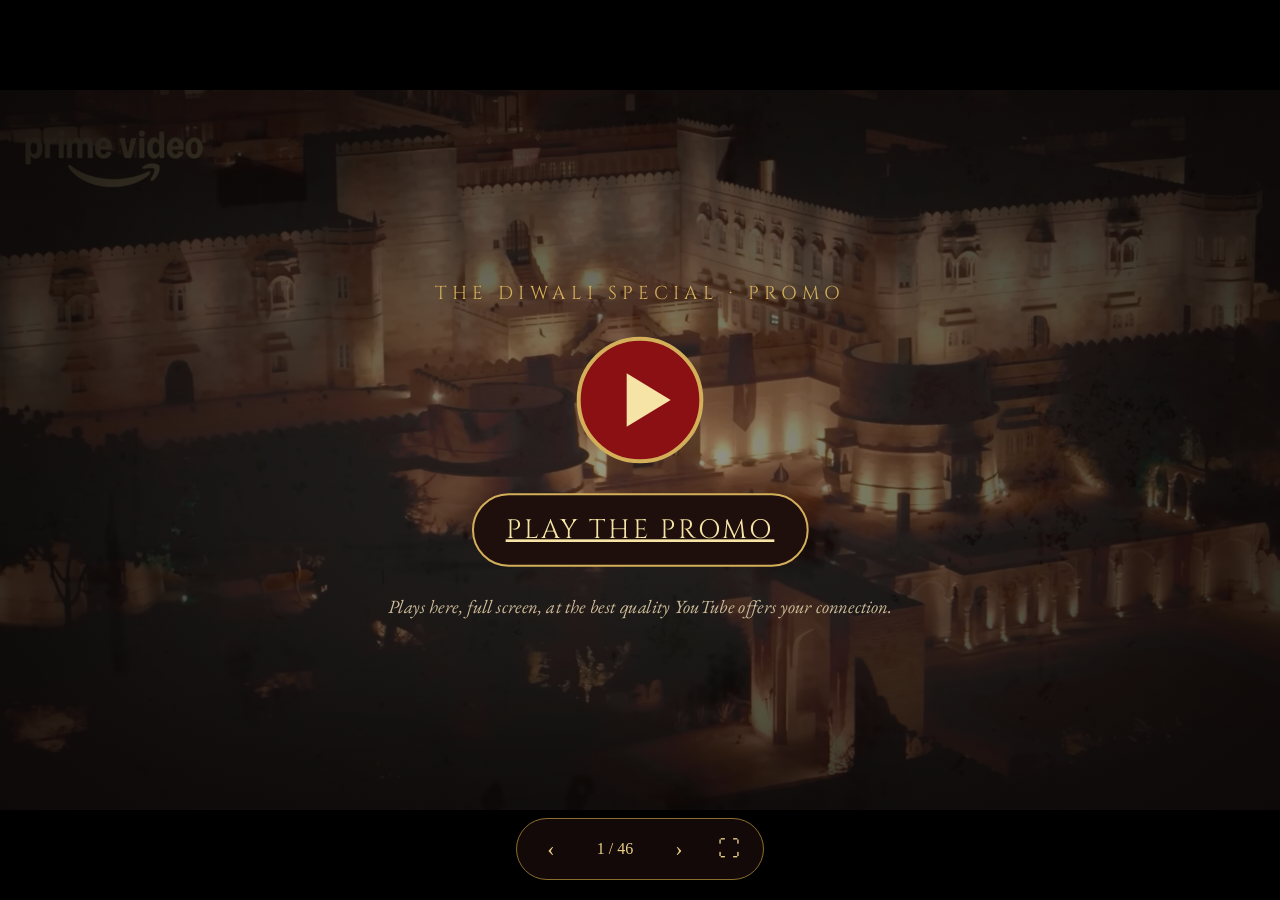
<file: explorations/traitors/index.html>
<!doctype html>
<html lang="en">
<head>
<meta charset="utf-8">
<meta name="viewport" content="width=device-width,initial-scale=1">
<meta name="robots" content="noindex">
<title>Game of Traitors - BhaktiSuri Diwali Party</title>
<link rel="preconnect" href="https://fonts.googleapis.com">
<link rel="preconnect" href="https://fonts.gstatic.com" crossorigin>
<link rel="stylesheet" href="https://fonts.googleapis.com/css2?family=Cinzel:wght@400..900&amp;display=swap">
<link rel="stylesheet" href="https://fonts.googleapis.com/css2?family=EB+Garamond:ital,wght@0,400..700;1,400..700&amp;display=swap">
<link rel="stylesheet" href="style.css">
</head>
<body>
<main id="stage">
<section id="promo" data-transition="fade" style="background:#0b0807">
  <img data-src="assets/eb97c1679c1ce98fbff03d7ac146c8a9.jpg" alt="The Traitors Diwali Special, the castle lit up at night" style="position:absolute; top:0; left:0; width:1920px; height:1080px; object-fit:cover">
  <div style="position:absolute; top:0; left:0; width:1920px; height:1080px; display:flex; flex-direction:column; align-items:center; justify-content:center; gap:40px; background:radial-gradient(ellipse at 50% 50%, #0b080766 0%, #0b0807cc 70%, #0b0807f2 100%)">
    <p style="font-family:Cinzel, Georgia, serif; font-size:28px; letter-spacing:8px; text-transform:uppercase; color:#d4af5a">The Diwali Special · Promo</p>
    <svg data-play="eN5wotPCBXU" style="cursor:pointer" aria-label="Play button" viewBox="0 0 200 200" width="200" height="200" xmlns="http://www.w3.org/2000/svg"><circle cx="100" cy="100" r="92" fill="#8a1014" stroke="#d4af5a" stroke-width="6"/><path d="M80 60L146 100L80 140Z" fill="#f6e3a6"/></svg>
    <p style="padding:24px 48px; font-family:Cinzel, Georgia, serif; font-size:40px; letter-spacing:4px; text-transform:uppercase; color:#f6e3a6; background:#1e0f0c; border:3px solid #d4af5a; border-radius:256px"><a href="https://www.youtube.com/watch?v=eN5wotPCBXU" target="_blank" rel="noopener" data-play="eN5wotPCBXU" style="cursor:pointer">Play the promo</a></p>
    <p style="font-family:'EB Garamond', Georgia, serif; font-size:28px; font-style:italic; color:#cdbb98">Plays here, full screen, at the best quality YouTube offers your connection.</p>
  </div>
</section>
<section id="cover" data-transition="fade" style="background:#0e0a08">
  <video poster="assets/1604f6dc973117abcf62df5b649c2873.jpg" data-src="assets/2413db72c0c321416dfa425f22640a3a.mp4" data-sound="on" aria-label="The Traitors cast in crimson robes gathered around the Circle of Shaque in a candlelit palace hall" style="position:absolute; top:0; left:0; width:1920px; height:1080px" loop playsinline preload="none"></video>
  <div style="position:absolute; top:0; left:0; width:1920px; height:1080px; display:flex; flex-direction:column; background:linear-gradient(180deg, #0e0a081a 0%, #0e0a084d 38%, #0e0a08f0 58%, #0e0a08 70%)">
  </div>
  <div style="position:absolute; top:640px; left:0; width:1920px; height:440px; display:flex; flex-direction:column; background:radial-gradient(ellipse at 50% 100%, #e864288c 0%, #a0181459 35%, #0e0a0800 72%)">
  </div>
  <iframe sandbox="allow-scripts" title="" style="position:absolute; top:560px; left:0; width:1920px; height:520px" data-doc="&lt;style&gt;html,body{margin:0;height:100%;background:transparent;overflow:hidden}canvas{display:block;width:100%;height:100%}&lt;/style&gt;&lt;canvas id=&quot;c&quot;&gt;&lt;/canvas&gt;&lt;script&gt;const c=document.getElementById(&#x27;c&#x27;),x=c.getContext(&#x27;2d&#x27;);let W,H;function r(){W=c.width=innerWidth;H=c.height=innerHeight}r();onresize=r;const P=[];function f(t){x.clearRect(0,0,W,H);for(let i=0;i&lt;6;i++){const fx=W*(i+.5)/6+Math.sin(t/700+i)*30,R=H*(.55+.12*Math.sin(t/260+i*2)),g=x.createRadialGradient(fx,H,0,fx,H,R);g.addColorStop(0,&#x27;rgba(255,150,50,.30)&#x27;);g.addColorStop(.45,&#x27;rgba(200,40,20,.14)&#x27;);g.addColorStop(1,&#x27;rgba(0,0,0,0)&#x27;);x.fillStyle=g;x.fillRect(0,0,W,H)}for(let i=0;i&lt;3;i++)P.push({x:Math.random()*W,y:H+5,vx:(Math.random()-.5)*.6,vy:-(.8+Math.random()*2.2),s:1+Math.random()*2.6,l:0,m:140+Math.random()*180});x.globalCompositeOperation=&#x27;lighter&#x27;;for(let i=P.length-1;i&gt;=0;i--){const p=P[i];p.x+=p.vx+Math.sin((p.y+t/12)/40)*.5;p.y+=p.vy;p.l++;const a=1-p.l/p.m;if(a&lt;=0||p.y&lt;-10){P.splice(i,1);continue}x.fillStyle=&#x27;rgba(255,&#x27;+(110+Math.random()*110|0)+&#x27;,40,&#x27;+a+&#x27;)&#x27;;x.beginPath();x.arc(p.x,p.y,p.s*a+.3,0,7);x.fill()}x.globalCompositeOperation=&#x27;source-over&#x27;;requestAnimationFrame(f)}requestAnimationFrame(f)&lt;/script&gt;"></iframe>
  <img data-src="assets/234040e14e0181b1a61a4ca34a1989ba.webp" alt="The Traitors logo in gold with a dagger forming the letter T" data-in="1" data-kind="fade" style="position:absolute; top:500px; left:480px; width:960px; height:400px; object-fit:contain">
  <p style="position:absolute; top:908px; left:260px; width:1400px; font-family:Cinzel, Georgia, serif; font-size:32px; letter-spacing:10px; text-align:center; text-transform:uppercase; color:#e9cd87">Hosted by Bhakti Suri</p>
</section>
<section id="welcome" data-transition="fade" style="display:grid; gap:96px; align-items:center; grid-template-columns:1fr 600px; padding:128px 128px 160px; background:radial-gradient(ellipse at 30% 115%, #4a120e 0%, #1a0d0b 42%, #0b0807 100%)">
  <div style="display:flex; flex-direction:column; gap:40px">
    <div style="display:flex; flex-direction:column; gap:12px">
      <p style="font-family:Cinzel, Georgia, serif; font-size:24px; letter-spacing:6px; text-transform:uppercase; color:#d4af5a">The Premise</p>
      <h2 style="font-family:Cinzel, Georgia, serif; font-size:72px; font-weight:700; line-height:1.1; letter-spacing:2px; color:#d4af5a; background:linear-gradient(180deg, #f6e3a6 0%, #d4af5a 55%, #a67f32 100%); -webkit-background-clip:text; background-clip:text; -webkit-text-fill-color:transparent">Welcome to the Castle</h2>
    </div>
    <p style="font-family:'EB Garamond', Georgia, serif; font-size:32px; line-height:1.45; color:#e4d6b8">Thirty seven top residents of Atria arrive at an ancient castle (A1008) to play for one shared prize pot. Hidden among them are the <span style="color:#e9cd87">Traitors</span>, chosen in secret and known only to each other. Everyone else is an <span style="color:#e9cd87">Innocent</span>.</p>
    <p style="font-family:'EB Garamond', Georgia, serif; font-size:32px; line-height:1.45; color:#cdbb98"><i>The Innocents must root out the Traitors before the&nbsp;</i><br><i>Traitors murder them,&nbsp;one by one.</i></p>
    <div style="display:flex; flex-direction:row; gap:24px">
      <div style="display:flex; flex-direction:column; gap:4px; flex:1; padding:24px 28px; background:linear-gradient(180deg, #24110e 0%, #150b09 100%); border-top:3px solid #b3201f">
        <p style="font-family:Cinzel, Georgia, serif; font-size:72px; font-weight:700; line-height:1.1; color:#e9cd87">37</p>
        <p style="font-family:'EB Garamond', Georgia, serif; font-size:24px; letter-spacing:3px; text-transform:uppercase; color:#b9a47e">Players</p>
      </div>
      <div style="display:flex; flex-direction:column; gap:4px; flex:1; padding:24px 28px; background:linear-gradient(180deg, #24110e 0%, #150b09 100%); border-top:3px solid #b3201f">
        <p style="font-family:Cinzel, Georgia, serif; font-size:72px; font-weight:700; line-height:1.1; color:#e9cd87">4</p>
        <p style="font-family:'EB Garamond', Georgia, serif; font-size:24px; letter-spacing:3px; text-transform:uppercase; color:#b9a47e">Traitors</p>
      </div>
      <div style="display:flex; flex-direction:column; gap:4px; flex:1; padding:24px 28px; background:linear-gradient(180deg, #24110e 0%, #150b09 100%); border-top:3px solid #b3201f">
        <p style="font-family:Cinzel, Georgia, serif; font-size:36px; font-weight:700; line-height:1.1; color:#e9cd87">unlimited food</p>
        <p style="font-family:'EB Garamond', Georgia, serif; font-size:24px; letter-spacing:3px; text-transform:uppercase; color:#b9a47e">Prize pot</p>
      </div>
    </div>
  </div>
  <img data-src="assets/0404afa22ac02160059eff8473fe0aae.webp" alt="The host and players in crimson robes at the Circle of Shaque" style="width:600px; height:800px; border:3px solid #a67f32; border-radius:256px 256px 12px 12px; box-shadow:0 0 80px #dc501e59">
  <img data-src="assets/234040e14e0181b1a61a4ca34a1989ba.webp" alt="The Traitors logo" style="position:absolute; bottom:56px; left:128px; width:197.39px; height:97.72px; object-fit:contain">
  <p style="position:absolute; bottom:64px; left:1092px; width:700px; font-family:Cinzel, Georgia, serif; font-size:24px; letter-spacing:4px; text-align:right; text-transform:uppercase; color:#8c7a5a">Welcome</p>
</section>
<section id="sec-game" data-transition="fade" style="background:radial-gradient(ellipse at 50% 100%, #B8361A 0%, #6E0F14 30%, #2A0809 65%, #0E0A08 100%);color:#F1E6CC;font-family:'EB Garamond', Georgia, serif;padding:128px;display:flex;flex-direction:column;align-items:center;justify-content:center;gap:32px">
<iframe sandbox="allow-scripts" title="" style="position:absolute;left:0;top:480px;width:1920px;height:600px" data-doc="&lt;style&gt;html,body{margin:0;height:100%;background:transparent;overflow:hidden}canvas{display:block;width:100%;height:100%}&lt;/style&gt;&lt;canvas id=&quot;c&quot;&gt;&lt;/canvas&gt;&lt;script&gt;const c=document.getElementById(&#x27;c&#x27;),x=c.getContext(&#x27;2d&#x27;);let W,H;function r(){W=c.width=innerWidth;H=c.height=innerHeight}r();onresize=r;const P=[];function f(t){x.clearRect(0,0,W,H);for(let i=0;i&lt;6;i++){const fx=W*(i+.5)/6+Math.sin(t/700+i)*30,R=H*(.55+.12*Math.sin(t/260+i*2)),g=x.createRadialGradient(fx,H,0,fx,H,R);g.addColorStop(0,&#x27;rgba(255,150,50,.30)&#x27;);g.addColorStop(.45,&#x27;rgba(200,40,20,.14)&#x27;);g.addColorStop(1,&#x27;rgba(0,0,0,0)&#x27;);x.fillStyle=g;x.fillRect(0,0,W,H)}for(let i=0;i&lt;3;i++)P.push({x:Math.random()*W,y:H+5,vx:(Math.random()-.5)*.6,vy:-(.8+Math.random()*2.2),s:1+Math.random()*2.6,l:0,m:140+Math.random()*180});x.globalCompositeOperation=&#x27;lighter&#x27;;for(let i=P.length-1;i&gt;=0;i--){const p=P[i];p.x+=p.vx+Math.sin((p.y+t/12)/40)*.5;p.y+=p.vy;p.l++;const a=1-p.l/p.m;if(a&lt;=0||p.y&lt;-10){P.splice(i,1);continue}x.fillStyle=&#x27;rgba(255,&#x27;+(110+Math.random()*110|0)+&#x27;,40,&#x27;+a+&#x27;)&#x27;;x.beginPath();x.arc(p.x,p.y,p.s*a+.3,0,7);x.fill()}x.globalCompositeOperation=&#x27;source-over&#x27;;requestAnimationFrame(f)}requestAnimationFrame(f)&lt;/script&gt;"></iframe>
<p style="font-family:Cinzel, Georgia, serif;font-size:32px;letter-spacing:12px;text-transform:uppercase;color:#E9CD87;text-align:center">Chapter I</p>
<h1 style="font-family:Cinzel, Georgia, serif;font-size:120px;font-weight:800;line-height:1.1;letter-spacing:6px;text-align:center;background:linear-gradient(180deg,#FBEFC4 0%,#D4AF5A 55%,#A67F32 100%);background-clip:text;-webkit-text-fill-color:transparent;color:#D4AF5A">The Game</h1>
<div style="display:flex;align-items:center;gap:20px">
<div style="width:200px;height:2px;background:#D4AF5A"></div>
<x-shape kind="diamond" style="width:22px;height:22px;background:#D4AF5A"></x-shape>
<div style="width:200px;height:2px;background:#D4AF5A"></div>
</div>
<p style="font-size:44px;font-style:italic;text-align:center;color:#F1E6CC">Who to trust. Who to banish. Who survives the night.</p>
</section>
<section id="roles" data-transition="fade" style="display:flex; flex-direction:column; gap:48px; padding:128px 128px 160px; background:radial-gradient(ellipse at 50% 115%, #4a120e 0%, #1a0d0b 42%, #0b0807 100%)">
  <div style="display:flex; flex-direction:column; gap:12px">
    <p style="font-family:Cinzel, Georgia, serif; font-size:24px; letter-spacing:6px; text-transform:uppercase; color:#d4af5a">The Roles</p>
    <h2 style="font-family:Cinzel, Georgia, serif; font-size:72px; font-weight:700; line-height:1.1; letter-spacing:2px; color:#d4af5a; background:linear-gradient(180deg, #f6e3a6 0%, #d4af5a 55%, #a67f32 100%); -webkit-background-clip:text; background-clip:text; -webkit-text-fill-color:transparent">Innocents and Traitors</h2>
  </div>
  <div style="display:flex; flex-direction:row; gap:40px; flex:1">
    <div style="display:flex; flex-direction:column; gap:24px; flex:1; padding:48px; background:linear-gradient(180deg, #22130f 0%, #140b09 100%); border:2px solid #8c6d30; border-radius:12px">
      <div style="display:flex; flex-direction:row; gap:20px; align-items:center">
        <x-icon style="width:56px; height:56px; color:#e9cd87"><svg viewBox="0 0 24 24" aria-hidden="true"><path d="M16 21v-2a4 4 0 0 0-4-4H6a4 4 0 0 0-4 4v2"/><circle cx="9" cy="7" r="4"/><path d="M22 21v-2a4 4 0 0 0-3-3.87"/><path d="M16 3.13a4 4 0 0 1 0 7.75"/></svg></x-icon>
        <h3 style="font-family:Cinzel, Georgia, serif; font-size:44px; font-weight:700; color:#e9cd87">The Innocents</h3>
      </div>
      <p style="font-family:'EB Garamond', Georgia, serif; font-size:32px; font-style:italic; color:#e4d6b8">The majority. They don’t know who the Traitors are.</p>
      <ul style="font-family:'EB Garamond', Georgia, serif; font-size:32px; line-height:1.4; color:#cdbb98">
        <li>Win missions to get Shield or Powers</li>
        <li>Debate and vote at the Circle of Shaque to banish suspects</li>
        <li>Win by banishing every Traitor before the end</li>
      </ul>
    </div>
    <div style="display:flex; flex-direction:column; gap:24px; flex:1; padding:48px; background:linear-gradient(180deg, #7a1014 0%, #3a0709 100%); border:2px solid #d4af5a; border-radius:12px; box-shadow:0 0 70px #c8321459">
      <div style="display:flex; flex-direction:row; gap:20px; align-items:center">
        <x-icon style="width:56px; height:56px; color:#f6e3a6"><svg viewBox="0 0 24 24" aria-hidden="true"><rect x="3" y="11" width="18" height="11" rx="2"/><path d="M7 11V7a5 5 0 0 1 10 0v4"/></svg></x-icon>
        <h3 style="font-family:Cinzel, Georgia, serif; font-size:44px; font-weight:700; color:#f6e3a6">The Traitors</h3>
      </div>
      <p style="font-family:'EB Garamond', Georgia, serif; font-size:32px; font-style:italic; color:#f6e9cc">A secret few, chosen by the host on the first night.</p>
      <ul style="font-family:'EB Garamond', Georgia, serif; font-size:32px; line-height:1.4; color:#f1e1c4">
        <li>Hide in plain sight among the Innocents</li>
        <li>Meet each night to murder one Innocent</li>
        <li>Win by surviving to the end and stealing the pot</li>
      </ul>
    </div>
  </div>
  <img data-src="assets/234040e14e0181b1a61a4ca34a1989ba.webp" alt="The Traitors logo" style="position:absolute; bottom:56px; left:128px; width:140px; height:60px; object-fit:contain">
  <p style="position:absolute; bottom:64px; left:1092px; width:700px; font-family:Cinzel, Georgia, serif; font-size:24px; letter-spacing:4px; text-align:right; text-transform:uppercase; color:#8c7a5a">The Game</p>
</section>
<section id="objective" data-transition="fade" style="display:flex; flex-direction:column; gap:48px; padding:128px 128px 160px; background:radial-gradient(ellipse at 50% 115%, #4a120e 0%, #1a0d0b 42%, #0b0807 100%)">
  <div style="display:flex; flex-direction:column; gap:12px">
    <p style="font-family:Cinzel, Georgia, serif; font-size:24px; letter-spacing:6px; text-transform:uppercase; color:#d4af5a">The Objective</p>
    <h2 style="font-family:Cinzel, Georgia, serif; font-size:72px; font-weight:700; line-height:1.1; letter-spacing:2px; color:#d4af5a; background:linear-gradient(180deg, #f6e3a6 0%, #d4af5a 55%, #a67f32 100%); -webkit-background-clip:text; background-clip:text; -webkit-text-fill-color:transparent">One Pot, Two Endings</h2>
  </div>
  <div style="display:grid; align-items:center; grid-template-columns:1fr 160px 1fr; flex:1">
    <div style="display:flex; flex-direction:column; gap:24px; align-items:center">
      <p style="font-family:Cinzel, Georgia, serif; font-size:24px; letter-spacing:6px; text-align:center; text-transform:uppercase; color:#b9a47e">If only Innocents remain</p>
      <p style="font-family:Cinzel, Georgia, serif; font-size:72px; font-weight:700; line-height:1.1; text-align:center; color:#e9cd87">Innocents Win</p>
      <p style="font-family:'EB Garamond', Georgia, serif; font-size:32px; line-height:1.45; text-align:center; color:#cdbb98">Every last Traitor has been banished. The surviving innocents need to trust eachother to win!<br><br>Trust Vote will be casted.</p>
    </div>
    <div style="display:flex; flex-direction:column; gap:16px; align-items:center">
      <div style="width:2px; height:180px; display:flex; flex-direction:column; background:linear-gradient(180deg, #d4af5a00 0%, #d4af5a 100%)">
      </div>
      <x-shape kind="diamond" style="width:40px; height:40px; background:#b3201f; border:2px solid #d4af5a"></x-shape>
      <div style="width:2px; height:180px; display:flex; flex-direction:column; background:linear-gradient(180deg, #d4af5a 0%, #d4af5a00 100%)">
      </div>
    </div>
    <div style="display:flex; flex-direction:column; gap:24px; align-items:center">
      <p style="font-family:Cinzel, Georgia, serif; font-size:24px; letter-spacing:6px; text-align:center; text-transform:uppercase; color:#e0705a">If one Traitor survives</p>
      <p style="font-family:Cinzel, Georgia, serif; font-size:72px; font-weight:700; line-height:1.1; text-align:center; color:#f08a5d">Trators Win</p>
      <p style="font-family:'EB Garamond', Georgia, serif; font-size:32px; line-height:1.45; text-align:center; color:#cdbb98">A single Traitor left standing at the end with 2 or less innocents. The Innocents lose.<br><br>We will decide some part of these rules on the go!&nbsp;<br>God/Host says the final word!</p>
    </div>
  </div>
  <img data-src="assets/234040e14e0181b1a61a4ca34a1989ba.webp" alt="The Traitors logo" style="position:absolute; bottom:56px; left:128px; width:140px; height:60px; object-fit:contain">
  <p style="position:absolute; bottom:64px; left:1092px; width:700px; font-family:Cinzel, Georgia, serif; font-size:24px; letter-spacing:4px; text-align:right; text-transform:uppercase; color:#8c7a5a">The Game</p>
  <p id="0908fd49" style="position:absolute; top:575px; left:1040px; width:752px; font-family:'EB Garamond', Georgia, serif; font-size:32px; line-height:1.45; text-align:center; color:#cdbb98">A single Traitor left standing at the end with 2 or less innocents. The Innocents lose.<br><br>We will decide some part of these rules on the go!&nbsp;<br>God/Host says the final word!</p>
</section>
<section id="day" data-transition="fade" style="display:flex; flex-direction:column; gap:48px; padding:128px 128px 160px; background:radial-gradient(ellipse at 50% 115%, #4a120e 0%, #1a0d0b 42%, #0b0807 100%)">
  <div style="display:flex; flex-direction:column; gap:12px">
    <p style="font-family:Cinzel, Georgia, serif; font-size:24px; letter-spacing:6px; text-transform:uppercase; color:#d4af5a">How to Play</p>
    <h2 style="font-family:Cinzel, Georgia, serif; font-size:72px; font-weight:700; line-height:1.1; letter-spacing:2px; color:#d4af5a; background:linear-gradient(180deg, #f6e3a6 0%, #d4af5a 55%, #a67f32 100%); -webkit-background-clip:text; background-clip:text; -webkit-text-fill-color:transparent">A Day in the Castle</h2>
  </div>
  <div style="display:flex; flex-direction:row; gap:24px; flex:1">
    <div style="display:flex; flex-direction:column; gap:20px; align-items:center; flex:1; padding:40px 32px; background:linear-gradient(180deg, #22130f 0%, #140b09 100%); border:1px solid #6b5228; border-radius:180px 180px 10px 10px">
      <p style="font-family:Cinzel, Georgia, serif; font-size:72px; font-weight:700; line-height:1.1; text-align:center; color:#b3201f">I</p>
      <h3 style="font-family:Cinzel, Georgia, serif; font-size:32px; font-weight:700; text-align:center; color:#e9cd87">City Sleeps</h3>
      <p style="font-family:'EB Garamond', Georgia, serif; font-size:28px; line-height:1.4; text-align:center; color:#cdbb98">Everyone closes their eyes.</p>
    </div>
    <x-shape kind="arrow-right" style="width:44px; height:24px; align-self:center; background:#d4af5a"></x-shape>
    <div style="display:flex; flex-direction:column; gap:20px; align-items:center; flex:1; padding:40px 32px; background:linear-gradient(180deg, #5a0d10 0%, #2a0709 100%); border:1px solid #d4af5a; border-radius:180px 180px 10px 10px; box-shadow:0 0 60px #c832144d">
      <p style="font-family:Cinzel, Georgia, serif; font-size:72px; font-weight:700; line-height:1.1; text-align:center; color:#f08a5d">II</p>
      <h3 style="font-family:Cinzel, Georgia, serif; font-size:32px; font-weight:700; text-align:center; color:#f6e3a6">The Kill</h3>
      <p style="font-family:'EB Garamond', Georgia, serif; font-size:28px; line-height:1.4; text-align:center; color:#f1e1c4">Traitors open their eyes and decide a unanimous Kill<br><br>Everyone opens their eyes and the Kill is communicated, the Kill continues to play the game (w/o voting power)</p>
    </div>
    <x-shape kind="arrow-right" style="width:44px; height:24px; align-self:center; background:#d4af5a"></x-shape>
    <div style="display:flex; flex-direction:column; gap:20px; align-items:center; flex:1; padding:40px 32px; background:linear-gradient(180deg, #22130f 0%, #140b09 100%); border:1px solid #6b5228; border-radius:180px 180px 10px 10px">
      <p style="font-family:Cinzel, Georgia, serif; font-size:72px; font-weight:700; line-height:1.1; text-align:center; color:#b3201f">III</p>
      <h3 style="font-family:Cinzel, Georgia, serif; font-size:32px; font-weight:700; text-align:center; color:#e9cd87">Circle of Shaque</h3>
      <p style="font-family:'EB Garamond', Georgia, serif; font-size:28px; line-height:1.4; text-align:center; color:#cdbb98">Accusations, defences and a vote. One player is banished and God decides whether they reveal their identity.</p>
    </div>
    <x-shape kind="arrow-right" style="width:44px; height:24px; align-self:center; background:#d4af5a"></x-shape>
    <div style="display:flex; flex-direction:column; gap:20px; align-items:center; flex:1; padding:40px 32px; background:linear-gradient(180deg, #5a0d10 0%, #2a0709 100%); border:1px solid #d4af5a; border-radius:180px 180px 10px 10px; box-shadow:0 0 60px #c832144d">
      <p style="font-family:Cinzel, Georgia, serif; font-size:72px; font-weight:700; line-height:1.1; text-align:center; color:#f08a5d">⟳</p>
      <h3 style="font-family:Cinzel, Georgia, serif; font-size:32px; font-weight:700; text-align:center; color:#f6e3a6">The process repeats</h3>
      <p style="font-family:'EB Garamond', Georgia, serif; font-size:28px; line-height:1.4; text-align:center; color:#f1e1c4">During the game there will be some rounds of tasks/missions where everyone gets a chance to earn a shield or a power.</p>
    </div>
  </div>
  <img data-src="assets/234040e14e0181b1a61a4ca34a1989ba.webp" alt="The Traitors logo" style="position:absolute; bottom:56px; left:128px; width:140px; height:60px; object-fit:contain">
  <p style="position:absolute; bottom:64px; left:1092px; width:700px; font-family:Cinzel, Georgia, serif; font-size:24px; letter-spacing:4px; text-align:right; text-transform:uppercase; color:#8c7a5a">The Game</p>
</section>
<section id="roundtable" data-transition="fade" style="display:flex; flex-direction:column; gap:48px; padding:128px 128px 160px; background:radial-gradient(ellipse at 50% 115%, #4a120e 0%, #1a0d0b 42%, #0b0807 100%)">
  <div style="display:flex; flex-direction:column; gap:12px">
    <p style="font-family:Cinzel, Georgia, serif; font-size:24px; letter-spacing:6px; text-transform:uppercase; color:#d4af5a">By Evening</p>
    <h2 style="font-family:Cinzel, Georgia, serif; font-size:72px; font-weight:700; line-height:1.1; letter-spacing:2px; color:#d4af5a; background:linear-gradient(180deg, #f6e3a6 0%, #d4af5a 55%, #a67f32 100%); -webkit-background-clip:text; background-clip:text; -webkit-text-fill-color:transparent">The Circle of Shaque</h2>
  </div>
  <div style="display:grid; gap:28px; grid-template-columns:1fr 1fr; grid-template-rows:1fr 1fr; flex:1">
    <div style="display:flex; flex-direction:row; gap:32px; align-items:center; padding:32px 40px; background:linear-gradient(90deg, #24110e 0%, #150b09 100%); border:1px solid #6b5228; border-radius:10px">
      <p style="min-width:max-content; font-family:Cinzel, Georgia, serif; font-size:72px; font-weight:700; line-height:1.1; color:#b3201f">01</p>
      <div style="display:flex; flex-direction:column; gap:8px">
        <h3 style="font-family:Cinzel, Georgia, serif; font-size:32px; font-weight:700; color:#e9cd87">Accuse</h3>
        <p style="font-family:'EB Garamond', Georgia, serif; font-size:28px; line-height:1.4; color:#cdbb98">Players voice suspicions and defend themselves against the room.</p>
      </div>
    </div>
    <div style="display:flex; flex-direction:row; gap:32px; align-items:center; padding:32px 40px; background:linear-gradient(90deg, #24110e 0%, #150b09 100%); border:1px solid #6b5228; border-radius:10px">
      <p style="min-width:max-content; font-family:Cinzel, Georgia, serif; font-size:72px; font-weight:700; line-height:1.1; color:#b3201f">02</p>
      <div style="display:flex; flex-direction:column; gap:8px">
        <h3 style="font-family:Cinzel, Georgia, serif; font-size:32px; font-weight:700; color:#e9cd87">Vote</h3>
        <p style="font-family:'EB Garamond', Georgia, serif; font-size:28px; line-height:1.4; color:#cdbb98">Each player writes one name in secret, then reveals it in turn.</p>
      </div>
    </div>
    <div style="display:flex; flex-direction:row; gap:32px; align-items:center; padding:32px 40px; background:linear-gradient(90deg, #24110e 0%, #150b09 100%); border:1px solid #6b5228; border-radius:10px">
      <p style="min-width:max-content; font-family:Cinzel, Georgia, serif; font-size:72px; font-weight:700; line-height:1.1; color:#b3201f">03</p>
      <div style="display:flex; flex-direction:column; gap:8px">
        <h3 style="font-family:Cinzel, Georgia, serif; font-size:32px; font-weight:700; color:#e9cd87">Banish</h3>
        <p style="font-family:'EB Garamond', Georgia, serif; font-size:28px; line-height:1.4; color:#cdbb98">Most voted person leaves the game for good.&nbsp;<br>A tie goes to a revote.</p>
      </div>
    </div>
    <div style="display:flex; flex-direction:row; gap:32px; align-items:center; padding:32px 40px; background:linear-gradient(90deg, #5a0d10 0%, #2a0709 100%); border:1px solid #d4af5a; border-radius:10px; box-shadow:0 0 60px #c832144d">
      <p style="min-width:max-content; font-family:Cinzel, Georgia, serif; font-size:72px; font-weight:700; line-height:1.1; color:#f08a5d">04</p>
      <div style="display:flex; flex-direction:column; gap:8px">
        <h3 style="font-family:Cinzel, Georgia, serif; font-size:32px; font-weight:700; color:#f6e3a6">Reveal</h3>
        <p style="font-family:'EB Garamond', Georgia, serif; font-size:28px; line-height:1.4; color:#f1e1c4">Whether the banished person reveals his/her identity is upto the God.</p>
      </div>
    </div>
  </div>
  <img data-src="assets/234040e14e0181b1a61a4ca34a1989ba.webp" alt="The Traitors logo" style="position:absolute; bottom:56px; left:128px; width:140px; height:60px; object-fit:contain">
  <p style="position:absolute; bottom:64px; left:1092px; width:700px; font-family:Cinzel, Georgia, serif; font-size:24px; letter-spacing:4px; text-align:right; text-transform:uppercase; color:#8c7a5a">The Game</p>
</section>
<section id="murder" data-transition="fade" style="display:grid; gap:96px; align-items:center; grid-template-columns:1fr 360px; padding:128px 128px 160px; background:radial-gradient(ellipse at 82% 60%, #5e1410 0%, #220c0a 40%, #0a0706 100%)">
  <div style="display:flex; flex-direction:column; gap:40px">
    <div style="display:flex; flex-direction:column; gap:12px">
      <p style="font-family:Cinzel, Georgia, serif; font-size:24px; letter-spacing:6px; text-transform:uppercase; color:#d4af5a">By Night</p>
      <h2 style="font-family:Cinzel, Georgia, serif; font-size:72px; font-weight:700; line-height:1.1; letter-spacing:2px; color:#d4af5a; background:linear-gradient(180deg, #f6e3a6 0%, #d4af5a 55%, #a67f32 100%); -webkit-background-clip:text; background-clip:text; -webkit-text-fill-color:transparent">Murder in the Turret</h2>
    </div>
    <p style="font-family:'EB Garamond', Georgia, serif; font-size:36px; line-height:1.45; color:#e4d6b8">When the Innocents go to bed, the hooded Traitors slip away to the Turret and agree on one Innocent to murder.</p>
    <p style="font-family:'EB Garamond', Georgia, serif; font-size:32px; line-height:1.45; color:#cdbb98">The victim receives a sealed letter, leaves the castle quietly, and simply never appears at breakfast.</p>
    <div style="display:flex; flex-direction:row; gap:24px">
      <p style="padding:20px 32px; font-family:'EB Garamond', Georgia, serif; font-size:28px; color:#e9cd87; background:#1e0f0c; border:2px solid #8c6d30; border-radius:256px">Traitors cannot murder each other</p>
      <p style="padding:20px 32px; font-family:'EB Garamond', Georgia, serif; font-size:28px; color:#f6e3a6; background:#3a0a0c; border:2px solid #b3201f; border-radius:256px">A shield blocks one murder</p>
    </div>
  </div>
  <svg xmlns="http://www.w3.org/2000/svg" aria-label="A gold ceremonial dagger with a silver blade, pointing down" viewBox="0 0 360 800" style="width:360px; height:800px">
<defs>
<linearGradient id="gold" x1="0" y1="0" x2="1" y2="1"><stop offset="0" stop-color="#F6E3A6"/><stop offset="0.5" stop-color="#C99A3E"/><stop offset="1" stop-color="#7E5B1E"/></linearGradient>
<linearGradient id="steel" x1="0" y1="0" x2="1" y2="0"><stop offset="0" stop-color="#8A8A8A"/><stop offset="0.45" stop-color="#F2F2F0"/><stop offset="0.55" stop-color="#C9C9C6"/><stop offset="1" stop-color="#6E6E6E"/></linearGradient>
<radialGradient id="glow" cx="0.5" cy="0.5" r="0.5"><stop offset="0" stop-color="#FF7A2E" stop-opacity="0.45"/><stop offset="1" stop-color="#FF7A2E" stop-opacity="0"/></radialGradient>
</defs>
<ellipse cx="180" cy="420" rx="180" ry="380" fill="url(#glow)"/>
<polygon points="160,20 200,20 222,42 222,82 200,104 160,104 138,82 138,42" fill="url(#gold)" stroke="#5C4214" stroke-width="3"/>
<rect x="150" y="104" width="60" height="140" fill="url(#gold)" stroke="#5C4214" stroke-width="3"/>
<g stroke="#5C4214" stroke-width="4"><line x1="150" y1="128" x2="210" y2="128"/><line x1="150" y1="150" x2="210" y2="150"/><line x1="150" y1="172" x2="210" y2="172"/><line x1="150" y1="194" x2="210" y2="194"/><line x1="150" y1="216" x2="210" y2="216"/></g>
<path d="M30 236 L60 244 L300 244 L330 236 L322 288 L300 272 L222 272 L222 300 L138 300 L138 272 L60 272 L38 288 Z" fill="url(#gold)" stroke="#5C4214" stroke-width="3"/>
<polygon points="146,300 214,300 204,640 180,780 156,640" fill="url(#steel)" stroke="#4A4A4A" stroke-width="2"/>
<line x1="180" y1="306" x2="180" y2="740" stroke="#7A7A78" stroke-width="3"/>
</svg>
  <img data-src="assets/234040e14e0181b1a61a4ca34a1989ba.webp" alt="The Traitors logo" style="position:absolute; bottom:56px; left:128px; width:140px; height:60px; object-fit:contain">
  <p style="position:absolute; bottom:64px; left:1092px; width:700px; font-family:Cinzel, Georgia, serif; font-size:24px; letter-spacing:4px; text-align:right; text-transform:uppercase; color:#8c7a5a">The Game</p>
</section>
<section id="recruit" data-transition="fade" style="display:flex; flex-direction:column; gap:48px; padding:128px 128px 160px; background:radial-gradient(ellipse at 50% 115%, #4a120e 0%, #1a0d0b 42%, #0b0807 100%)">
  <div style="display:flex; flex-direction:column; gap:12px">
    <p style="font-family:Cinzel, Georgia, serif; font-size:24px; letter-spacing:6px; text-transform:uppercase; color:#d4af5a">A Twist in the Dark</p>
    <h2 style="font-family:Cinzel, Georgia, serif; font-size:72px; font-weight:700; line-height:1.1; letter-spacing:2px; color:#d4af5a; background:linear-gradient(180deg, #f6e3a6 0%, #d4af5a 55%, #a67f32 100%); -webkit-background-clip:text; background-clip:text; -webkit-text-fill-color:transparent">Recruitment</h2>
  </div>
  <p style="font-family:'EB Garamond', Georgia, serif; font-size:36px; line-height:1.45; color:#e4d6b8">When the Traitors lose one of their own, the host may let them replace their numbers by turning an Innocent.</p>
  <div style="display:flex; flex-direction:row; gap:40px; flex:1">
    <div style="display:flex; flex-direction:column; gap:20px; flex:1; padding:48px; background:linear-gradient(180deg, #22130f 0%, #140b09 100%); border:2px solid #8c6d30; border-radius:12px">
      <p style="font-family:Cinzel, Georgia, serif; font-size:24px; letter-spacing:6px; text-transform:uppercase; color:#b9a47e">The Offer</p>
      <h3 style="font-family:Cinzel, Georgia, serif; font-size:44px; font-weight:700; color:#e9cd87">Join us, or walk away</h3>
      <p style="font-family:'EB Garamond', Georgia, serif; font-size:32px; line-height:1.45; color:#cdbb98">A chosen Innocent is summoned in secret and offered a hood. They may accept and become a Traitor, or decline and stay Innocent.</p>
    </div>
    <div style="display:flex; flex-direction:column; gap:20px; flex:1; padding:48px; background:linear-gradient(180deg, #7a1014 0%, #3a0709 100%); border:2px solid #d4af5a; border-radius:12px; box-shadow:0 0 70px #c8321459">
      <p style="font-family:Cinzel, Georgia, serif; font-size:24px; letter-spacing:6px; text-transform:uppercase; color:#f0b89a">The Ultimatum</p>
      <h3 style="font-family:Cinzel, Georgia, serif; font-size:44px; font-weight:700; color:#f6e3a6">Join us, or die</h3>
      <p style="font-family:'EB Garamond', Georgia, serif; font-size:32px; line-height:1.45; color:#f1e1c4">When a lone Traitor remains, the offer can become a threat: refuse the hood and be murdered that same night.</p>
    </div>
  </div>
  <img data-src="assets/234040e14e0181b1a61a4ca34a1989ba.webp" alt="The Traitors logo" style="position:absolute; bottom:56px; left:128px; width:140px; height:60px; object-fit:contain">
  <p style="position:absolute; bottom:64px; left:1092px; width:700px; font-family:Cinzel, Georgia, serif; font-size:24px; letter-spacing:4px; text-align:right; text-transform:uppercase; color:#8c7a5a">The Game</p>
</section>
<section id="shields" data-transition="fade" style="display:flex; flex-direction:column; gap:48px; padding:128px 128px 160px; background:radial-gradient(ellipse at 50% 115%, #4a120e 0%, #1a0d0b 42%, #0b0807 100%)">
  <div style="display:flex; flex-direction:column; gap:12px">
    <p style="font-family:Cinzel, Georgia, serif; font-size:24px; letter-spacing:6px; text-transform:uppercase; color:#d4af5a">Protection</p>
    <h2 style="font-family:Cinzel, Georgia, serif; font-size:72px; font-weight:700; line-height:1.1; letter-spacing:2px; color:#d4af5a; background:linear-gradient(180deg, #f6e3a6 0%, #d4af5a 55%, #a67f32 100%); -webkit-background-clip:text; background-clip:text; -webkit-text-fill-color:transparent">Shields</h2>
  </div>
  <div style="display:flex; flex-direction:row; gap:32px; flex:1">
    <div style="display:flex; flex-direction:column; gap:24px; align-items:center; flex:1; padding:56px 40px; background:linear-gradient(180deg, #22130f 0%, #140b09 100%); border:1px solid #6b5228; border-radius:200px 200px 12px 12px">
      <div style="width:128px; height:128px; display:flex; flex-direction:row; align-items:center; justify-content:center; background:radial-gradient(circle, #3a1a10 0%, #1a0d0b 100%); border:2px solid #d4af5a; border-radius:256px">
        <x-icon style="width:64px; height:64px; color:#e9cd87"><svg viewBox="0 0 24 24" aria-hidden="true"><path d="M12 2l3.09 6.26L22 9.27l-5 4.87 1.18 6.88L12 17.77l-6.18 3.25L7 14.14 2 9.27l6.91-1.01L12 2z"/></svg></x-icon>
      </div>
      <h3 style="font-family:Cinzel, Georgia, serif; font-size:44px; font-weight:700; text-align:center; color:#e9cd87">Earned</h3>
      <p style="font-family:'EB Garamond', Georgia, serif; font-size:32px; line-height:1.45; text-align:center; color:#cdbb98">Won during missions, sometimes by a single player, sometimes by gamble.</p>
    </div>
    <div style="display:flex; flex-direction:column; gap:24px; align-items:center; flex:1; padding:56px 40px; background:linear-gradient(180deg, #22130f 0%, #140b09 100%); border:1px solid #6b5228; border-radius:200px 200px 12px 12px">
      <div style="width:128px; height:128px; display:flex; flex-direction:row; align-items:center; justify-content:center; background:radial-gradient(circle, #3a1a10 0%, #1a0d0b 100%); border:2px solid #d4af5a; border-radius:256px">
        <x-icon style="width:64px; height:64px; color:#e9cd87"><svg viewBox="0 0 24 24" aria-hidden="true"><rect x="3" y="11" width="18" height="11" rx="2"/><path d="M7 11V7a5 5 0 0 1 10 0v4"/></svg></x-icon>
      </div>
      <h3 style="font-family:Cinzel, Georgia, serif; font-size:44px; font-weight:700; text-align:center; color:#e9cd87">Secret</h3>
      <p style="font-family:'EB Garamond', Georgia, serif; font-size:32px; line-height:1.45; text-align:center; color:#cdbb98">The holder decides whether to reveal it. A hidden shield keeps the Traitors guessing.</p>
    </div>
    <div style="display:flex; flex-direction:column; gap:24px; align-items:center; flex:1; padding:56px 40px; background:linear-gradient(180deg, #5a0d10 0%, #2a0709 100%); border:1px solid #d4af5a; border-radius:200px 200px 12px 12px; box-shadow:0 0 60px #c832144d">
      <div style="width:128px; height:128px; display:flex; flex-direction:row; align-items:center; justify-content:center; background:radial-gradient(circle, #6a1a10 0%, #2a0709 100%); border:2px solid #f08a5d; border-radius:256px">
        <x-icon style="width:64px; height:64px; color:#f6e3a6"><svg viewBox="0 0 24 24" aria-hidden="true"><path d="M10.29 3.86L1.82 18a2 2 0 0 0 1.71 3h16.94a2 2 0 0 0 1.71-3L13.71 3.86a2 2 0 0 0-3.42 0z"/><path d="M12 9v4"/><path d="M12 17h.01"/></svg></x-icon>
      </div>
      <h3 style="font-family:Cinzel, Georgia, serif; font-size:44px; font-weight:700; text-align:center; color:#f6e3a6">One night only</h3>
      <p style="font-family:'EB Garamond', Georgia, serif; font-size:32px; line-height:1.45; text-align:center; color:#f1e1c4">It stops a murder, never a banishment at the Circle of Shaque.</p>
    </div>
  </div>
  <img data-src="assets/234040e14e0181b1a61a4ca34a1989ba.webp" alt="The Traitors logo" style="position:absolute; bottom:56px; left:128px; width:140px; height:60px; object-fit:contain">
  <p style="position:absolute; bottom:64px; left:1092px; width:700px; font-family:Cinzel, Georgia, serif; font-size:24px; letter-spacing:4px; text-align:right; text-transform:uppercase; color:#8c7a5a">The Game</p>
</section>
<section id="endgame" data-transition="fade" style="display:flex; flex-direction:column; gap:48px; padding:128px 128px 160px; background:radial-gradient(ellipse at 50% 100%, #8a2414 0%, #4a0d0e 30%, #1a0b09 62%, #0b0807 100%)">
  <iframe sandbox="allow-scripts" title="" style="position:absolute; top:560px; left:0; width:1920px; height:520px" data-doc="&lt;style&gt;html,body{margin:0;height:100%;background:transparent;overflow:hidden}canvas{display:block;width:100%;height:100%}&lt;/style&gt;&lt;canvas id=&quot;c&quot;&gt;&lt;/canvas&gt;&lt;script&gt;const c=document.getElementById(&#x27;c&#x27;),x=c.getContext(&#x27;2d&#x27;);let W,H;function r(){W=c.width=innerWidth;H=c.height=innerHeight}r();onresize=r;const P=[];function f(t){x.clearRect(0,0,W,H);for(let i=0;i&lt;6;i++){const fx=W*(i+.5)/6+Math.sin(t/700+i)*30,R=H*(.55+.12*Math.sin(t/260+i*2)),g=x.createRadialGradient(fx,H,0,fx,H,R);g.addColorStop(0,&#x27;rgba(255,150,50,.30)&#x27;);g.addColorStop(.45,&#x27;rgba(200,40,20,.14)&#x27;);g.addColorStop(1,&#x27;rgba(0,0,0,0)&#x27;);x.fillStyle=g;x.fillRect(0,0,W,H)}for(let i=0;i&lt;3;i++)P.push({x:Math.random()*W,y:H+5,vx:(Math.random()-.5)*.6,vy:-(.8+Math.random()*2.2),s:1+Math.random()*2.6,l:0,m:140+Math.random()*180});x.globalCompositeOperation=&#x27;lighter&#x27;;for(let i=P.length-1;i&gt;=0;i--){const p=P[i];p.x+=p.vx+Math.sin((p.y+t/12)/40)*.5;p.y+=p.vy;p.l++;const a=1-p.l/p.m;if(a&lt;=0||p.y&lt;-10){P.splice(i,1);continue}x.fillStyle=&#x27;rgba(255,&#x27;+(110+Math.random()*110|0)+&#x27;,40,&#x27;+a+&#x27;)&#x27;;x.beginPath();x.arc(p.x,p.y,p.s*a+.3,0,7);x.fill()}x.globalCompositeOperation=&#x27;source-over&#x27;;requestAnimationFrame(f)}requestAnimationFrame(f)&lt;/script&gt;"></iframe>
  <div style="display:flex; flex-direction:column; gap:12px">
    <p style="font-family:Cinzel, Georgia, serif; font-size:24px; letter-spacing:6px; text-transform:uppercase; color:#d4af5a">The Endgame</p>
    <h2 style="font-family:Cinzel, Georgia, serif; font-size:72px; font-weight:700; line-height:1.1; letter-spacing:2px; color:#d4af5a; background:linear-gradient(180deg, #f6e3a6 0%, #d4af5a 55%, #a67f32 100%); -webkit-background-clip:text; background-clip:text; -webkit-text-fill-color:transparent">The Final Fire</h2>
  </div>
  <p style="font-family:'EB Garamond', Georgia, serif; font-size:36px; line-height:1.45; color:#e4d6b8">The last players gather around the fire. Each one secretly votes on a single question: <span style="color:#f6e3a6"><i>is the game over?</i></span></p>
  <div style="display:flex; flex-direction:row; gap:40px; align-items:start; flex:1">
    <div style="display:flex; flex-direction:column; gap:16px; flex:1; padding:40px 48px; background:#140b09d9; border:2px solid #8c6d30; border-radius:12px">
      <h3 style="font-family:Cinzel, Georgia, serif; font-size:44px; font-weight:700; color:#e9cd87">End the game</h3>
      <p style="font-family:'EB Garamond', Georgia, serif; font-size:32px; line-height:1.45; color:#cdbb98">If every vote says end, the game stops. Roles are revealed and the Winner is decided.</p>
    </div>
    <div style="display:flex; flex-direction:column; gap:16px; flex:1; padding:40px 48px; background:#4a0b0de0; border:2px solid #d4af5a; border-radius:12px">
      <h3 style="font-family:Cinzel, Georgia, serif; font-size:44px; font-weight:700; color:#f6e3a6">Banish again</h3>
      <p style="font-family:'EB Garamond', Georgia, serif; font-size:32px; line-height:1.45; color:#f1e1c4">If anyone suspects a Traitor remains, the group must banish once more, then vote again.</p>
    </div>
  </div>
  <img data-src="assets/234040e14e0181b1a61a4ca34a1989ba.webp" alt="The Traitors logo" style="position:absolute; bottom:56px; left:128px; width:140px; height:60px; object-fit:contain">
  <p style="position:absolute; bottom:64px; left:1092px; width:700px; font-family:Cinzel, Georgia, serif; font-size:24px; letter-spacing:4px; text-align:right; text-transform:uppercase; color:#b9a47e">The Game</p>
</section>
<section id="rules" data-transition="fade" style="display:flex; flex-direction:column; gap:48px; padding:128px 128px 160px; background:radial-gradient(ellipse at 50% 115%, #4a120e 0%, #1a0d0b 42%, #0b0807 100%)">
  <div style="display:flex; flex-direction:column; gap:12px">
    <p style="font-family:Cinzel, Georgia, serif; font-size:24px; letter-spacing:6px; text-transform:uppercase; color:#d4af5a">House Rules</p>
    <h2 style="font-family:Cinzel, Georgia, serif; font-size:72px; font-weight:700; line-height:1.1; letter-spacing:2px; color:#d4af5a; background:linear-gradient(180deg, #f6e3a6 0%, #d4af5a 55%, #a67f32 100%); -webkit-background-clip:text; background-clip:text; -webkit-text-fill-color:transparent">Laws of the Castle</h2>
  </div>
  <div style="display:grid; gap:28px; grid-template-columns:1fr 1fr 1fr; grid-template-rows:1fr 1fr; flex:1">
    <div style="display:flex; flex-direction:column; gap:12px; padding:36px 40px; background:linear-gradient(180deg, #22130f 0%, #140b09 100%); border-top:3px solid #b3201f">
      <p style="font-family:Cinzel, Georgia, serif; font-size:24px; letter-spacing:4px; color:#e0705a">I</p>
      <h3 style="font-family:Cinzel, Georgia, serif; font-size:32px; font-weight:700; color:#e9cd87">Keep your secret</h3>
      <p style="font-family:'EB Garamond', Georgia, serif; font-size:28px; line-height:1.4; color:#cdbb98">No one may prove their role. No "I swear on my dog".&nbsp;<br>Everyone may claim to be Innocent.</p>
    </div>
    <div style="display:flex; flex-direction:column; gap:12px; padding:36px 40px; background:linear-gradient(180deg, #22130f 0%, #140b09 100%); border-top:3px solid #b3201f">
      <p style="font-family:Cinzel, Georgia, serif; font-size:24px; letter-spacing:4px; color:#e0705a">II</p>
      <h3 style="font-family:Cinzel, Georgia, serif; font-size:32px; font-weight:700; color:#e9cd87">No virtual connections</h3>
      <p style="font-family:'EB Garamond', Georgia, serif; font-size:28px; line-height:1.4; color:#cdbb98">Phones are surrendered. No messages in or out.</p>
    </div>
    <div style="display:flex; flex-direction:column; gap:12px; padding:36px 40px; background:linear-gradient(180deg, #22130f 0%, #140b09 100%); border-top:3px solid #b3201f">
      <p style="font-family:Cinzel, Georgia, serif; font-size:24px; letter-spacing:4px; color:#e0705a">III</p>
      <h3 style="font-family:Cinzel, Georgia, serif; font-size:32px; font-weight:700; color:#e9cd87">Votes are public</h3>
      <p style="font-family:'EB Garamond', Georgia, serif; font-size:28px; line-height:1.4; color:#cdbb98">Every Circle of Shaque vote is shown to the room and explained.</p>
    </div>
    <div style="display:flex; flex-direction:column; gap:12px; padding:36px 40px; background:linear-gradient(180deg, #22130f 0%, #140b09 100%); border-top:3px solid #b3201f">
      <p style="font-family:Cinzel, Georgia, serif; font-size:24px; letter-spacing:4px; color:#e0705a">IV</p>
      <h3 style="font-family:Cinzel, Georgia, serif; font-size:32px; font-weight:700; color:#e9cd87">Banished means gone</h3>
      <p style="font-family:'EB Garamond', Georgia, serif; font-size:28px; line-height:1.4; color:#cdbb98">A banished or murdered player is out of the game and doesn't talk after that.</p>
    </div>
    <div style="display:flex; flex-direction:column; gap:12px; padding:36px 40px; background:linear-gradient(180deg, #22130f 0%, #140b09 100%); border-top:3px solid #b3201f">
      <p style="font-family:Cinzel, Georgia, serif; font-size:24px; letter-spacing:4px; color:#e0705a">V</p>
      <h3 style="font-family:Cinzel, Georgia, serif; font-size:32px; font-weight:700; color:#e9cd87">Night is sacred</h3>
      <p style="font-family:'EB Garamond', Georgia, serif; font-size:28px; line-height:1.4; color:#cdbb98">Everyone keeps their eyes closed when it's the "City Sleep" state. Any misconduct leads to banishment by God.</p>
    </div>
    <div style="display:flex; flex-direction:column; gap:12px; padding:36px 40px; background:linear-gradient(180deg, #5a0d10 0%, #2a0709 100%); border-top:3px solid #d4af5a">
      <p style="font-family:Cinzel, Georgia, serif; font-size:24px; letter-spacing:4px; color:#f08a5d">VI</p>
      <h3 style="font-family:Cinzel, Georgia, serif; font-size:32px; font-weight:700; color:#f6e3a6">host's word is final</h3>
      <p style="font-family:'EB Garamond', Georgia, serif; font-size:28px; line-height:1.4; color:#f1e1c4">Every twist, ruling and reveal comes from the host alone.</p>
    </div>
  </div>
  <img data-src="assets/234040e14e0181b1a61a4ca34a1989ba.webp" alt="The Traitors logo" style="position:absolute; bottom:56px; left:128px; width:140px; height:60px; object-fit:contain">
  <p style="position:absolute; bottom:64px; left:1092px; width:700px; font-family:Cinzel, Georgia, serif; font-size:24px; letter-spacing:4px; text-align:right; text-transform:uppercase; color:#8c7a5a">The Game</p>
</section>
<section id="letters" data-transition="fade" style="display:flex; flex-direction:column; gap:48px; align-items:center; padding:112px 128px 160px; background:radial-gradient(ellipse at 50% 115%, #4a120e 0%, #1a0d0b 42%, #0b0807 100%)">
  <div style="display:flex; flex-direction:column; gap:12px; align-items:center">
    <p style="font-family:Cinzel, Georgia, serif; font-size:24px; letter-spacing:8px; text-align:center; text-transform:uppercase; color:#d4af5a">By Order of RAOWA</p>
    <h2 style="font-family:Cinzel, Georgia, serif; font-size:72px; font-weight:700; line-height:1.1; letter-spacing:2px; text-align:center; color:#d4af5a; background:linear-gradient(180deg, #f6e3a6 0%, #d4af5a 55%, #a67f32 100%); -webkit-background-clip:text; background-clip:text; -webkit-text-fill-color:transparent">Letters</h2>
  </div>
  <div style="display:flex; flex-direction:row; gap:40px; justify-content:center">
    <img data-zoom data-src="assets/5ba29f8f3a1b1d51fc74386cb4ec16c3.jpg" alt="Kill letter from RAOWA, in Hindi: the Mafia has delivered its verdict, your story ends here" style="cursor:pointer; width:386px; height:548px; object-fit:cover; border-radius:8px; box-shadow:0 12px 48px #000000b3, 0 0 40px #c832144d">
    <img data-zoom data-src="assets/abf33ee71372e66e22c5e78a2ccb5ace.jpg" alt="Recruitment letter from RAOWA: get recruited as a Traitor and control the game, or die" style="cursor:pointer; width:386px; height:548px; object-fit:cover; border-radius:8px; box-shadow:0 12px 48px #000000b3, 0 0 40px #c832144d">
    <img data-zoom data-src="assets/b8613cda5db4149fcd98a9ff2efc9448.jpg" alt="Immunity letter from RAOWA: you are saved from the Traitors' kill for this round" style="cursor:pointer; width:386px; height:548px; object-fit:cover; border-radius:8px; box-shadow:0 12px 48px #000000b3, 0 0 40px #c832144d">
    <img data-zoom data-src="assets/209dd439e8bbf5798a1eaf0af428db9b.jpg" alt="Double Vote letter from RAOWA: your vote gets counted twice" style="cursor:pointer; width:386px; height:548px; object-fit:cover; border-radius:8px; box-shadow:0 12px 48px #000000b3, 0 0 40px #c832144d">
  </div>
  <img data-src="assets/234040e14e0181b1a61a4ca34a1989ba.webp" alt="The Traitors logo" style="position:absolute; bottom:56px; left:128px; width:140px; height:60px; object-fit:contain">
  <p style="position:absolute; bottom:64px; left:1092px; width:700px; font-family:Cinzel, Georgia, serif; font-size:24px; letter-spacing:4px; text-align:right; text-transform:uppercase; color:#8c7a5a">The Game</p>
  <p style="position:absolute; bottom:64px; left:560px; width:800px; font-family:'EB Garamond', Georgia, serif; font-size:28px; font-style:italic; text-align:center; color:#cdbb98">Click a letter to open it</p>
</section>
<section id="sec-players" data-transition="fade" style="display:flex; flex-direction:column; gap:32px; align-items:center; justify-content:center; padding:128px; background:radial-gradient(ellipse at 50% 100%, #b8361a 0%, #6e0f14 30%, #2a0809 65%, #0e0a08 100%)">
  <iframe sandbox="allow-scripts" title="" style="position:absolute; top:480px; left:0; width:1920px; height:600px" data-doc="&lt;style&gt;html,body{margin:0;height:100%;background:transparent;overflow:hidden}canvas{display:block;width:100%;height:100%}&lt;/style&gt;&lt;canvas id=&quot;c&quot;&gt;&lt;/canvas&gt;&lt;script&gt;const c=document.getElementById(&#x27;c&#x27;),x=c.getContext(&#x27;2d&#x27;);let W,H;function r(){W=c.width=innerWidth;H=c.height=innerHeight}r();onresize=r;const P=[];function f(t){x.clearRect(0,0,W,H);for(let i=0;i&lt;6;i++){const fx=W*(i+.5)/6+Math.sin(t/700+i)*30,R=H*(.55+.12*Math.sin(t/260+i*2)),g=x.createRadialGradient(fx,H,0,fx,H,R);g.addColorStop(0,&#x27;rgba(255,150,50,.30)&#x27;);g.addColorStop(.45,&#x27;rgba(200,40,20,.14)&#x27;);g.addColorStop(1,&#x27;rgba(0,0,0,0)&#x27;);x.fillStyle=g;x.fillRect(0,0,W,H)}for(let i=0;i&lt;3;i++)P.push({x:Math.random()*W,y:H+5,vx:(Math.random()-.5)*.6,vy:-(.8+Math.random()*2.2),s:1+Math.random()*2.6,l:0,m:140+Math.random()*180});x.globalCompositeOperation=&#x27;lighter&#x27;;for(let i=P.length-1;i&gt;=0;i--){const p=P[i];p.x+=p.vx+Math.sin((p.y+t/12)/40)*.5;p.y+=p.vy;p.l++;const a=1-p.l/p.m;if(a&lt;=0||p.y&lt;-10){P.splice(i,1);continue}x.fillStyle=&#x27;rgba(255,&#x27;+(110+Math.random()*110|0)+&#x27;,40,&#x27;+a+&#x27;)&#x27;;x.beginPath();x.arc(p.x,p.y,p.s*a+.3,0,7);x.fill()}x.globalCompositeOperation=&#x27;source-over&#x27;;requestAnimationFrame(f)}requestAnimationFrame(f)&lt;/script&gt;"></iframe>
  <p style="font-family:Cinzel, Georgia, serif; font-size:32px; letter-spacing:12px; text-align:center; text-transform:uppercase; color:#e9cd87">Chapter II</p>
  <h1 style="font-family:Cinzel, Georgia, serif; font-size:120px; font-weight:800; line-height:1.1; letter-spacing:6px; text-align:center; color:#d4af5a; background:linear-gradient(180deg, #fbefc4 0%, #d4af5a 55%, #a67f32 100%); -webkit-background-clip:text; background-clip:text; -webkit-text-fill-color:transparent">The Players</h1>
  <div style="display:flex; flex-direction:row; gap:20px; align-items:center">
    <div style="width:200px; height:2px; display:flex; flex-direction:column; background:#d4af5a">
    </div>
    <x-shape kind="diamond" style="width:22px; height:22px; background:#d4af5a"></x-shape>
    <div style="width:200px; height:2px; display:flex; flex-direction:column; background:#d4af5a">
    </div>
  </div>
  <p style="font-family:'EB Garamond', Georgia, serif; font-size:44px; font-style:italic; text-align:center; color:#f1e6cc">Thirty One enter the castle. Who will Win?</p>
</section>
<section id="players-1" data-transition="fade" style="display:flex; flex-direction:column; gap:48px; padding:128px 128px 160px; background:radial-gradient(ellipse at 50% 115%, #4a120e 0%, #1a0d0b 42%, #0b0807 100%)">
  <div style="display:flex; flex-direction:column; gap:12px">
    <p style="font-family:Cinzel, Georgia, serif; font-size:24px; letter-spacing:6px; text-transform:uppercase; color:#d4af5a">The Players · 01–05</p>
    <h2 style="font-family:Cinzel, Georgia, serif; font-size:72px; font-weight:700; line-height:1.1; letter-spacing:2px; color:#d4af5a; background:linear-gradient(180deg, #f6e3a6 0%, #d4af5a 55%, #a67f32 100%); -webkit-background-clip:text; background-clip:text; -webkit-text-fill-color:transparent">Enter the Castle</h2>
  </div>
  <div style="display:flex; flex-direction:row; justify-content:space-between">
    <div style="width:300px; display:flex; flex-direction:column; gap:14px; align-items:center">
      <img data-src="assets/afac76115aefd810307b73f9c8dbcb16.webp" alt="Player 01 in a crimson cloak with a tiara and birthday sash" style="width:300px; height:400px; border:2px solid #a67f32; border-radius:150px 150px 10px 10px; box-shadow:0 0 40px #dc501e40">
      <p style="font-family:Cinzel, Georgia, serif; font-size:24px; letter-spacing:4px; color:#e0705a">No. 01</p>
      <h3 style="font-family:Cinzel, Georgia, serif; font-size:32px; font-weight:700; text-align:center; color:#e9cd87">Bhakti Arora</h3>
      <p style="font-family:'EB Garamond', Georgia, serif; font-size:24px; text-align:center; color:#b9a47e">Sous-Host &amp; MasterChef<br>Birthday Girl</p>
    </div>
    <div style="width:300px; display:flex; flex-direction:column; gap:14px; align-items:center">
      <img data-src="assets/6c0fa5e581d5f8d4bc3bbcf792495dfd.webp" alt="Player 02 in a crimson Traitors cloak" style="width:300px; height:400px; border:2px solid #a67f32; border-radius:150px 150px 10px 10px; box-shadow:0 0 40px #dc501e40">
      <p style="font-family:Cinzel, Georgia, serif; font-size:24px; letter-spacing:4px; color:#e0705a">No. 02</p>
      <h3 style="font-family:Cinzel, Georgia, serif; font-size:32px; font-weight:700; text-align:center; color:#e9cd87">Anand Devsharma</h3>
      <p style="font-family:'EB Garamond', Georgia, serif; font-size:24px; text-align:center; color:#b9a47e">Chief Dog Rescuer</p>
    </div>
    <div style="width:300px; display:flex; flex-direction:column; gap:14px; align-items:center">
      <img data-src="assets/e68d30a2ce4397ff79fc2c7c6d26f5c9.webp" alt="Player 03 in a crimson Traitors cloak" style="width:300px; height:400px; border:2px solid #a67f32; border-radius:150px 150px 10px 10px; box-shadow:0 0 40px #dc501e40">
      <p style="font-family:Cinzel, Georgia, serif; font-size:24px; letter-spacing:4px; color:#e0705a">No. 03</p>
      <h3 style="font-family:Cinzel, Georgia, serif; font-size:32px; font-weight:700; text-align:center; color:#e9cd87">Tej Paul Verma</h3>
      <p style="font-family:'EB Garamond', Georgia, serif; font-size:24px; text-align:center; color:#b9a47e">Makes up hilarious alternate song lyrics (We will see a demo for sure)</p>
    </div>
    <div style="width:300px; display:flex; flex-direction:column; gap:14px; align-items:center">
      <img data-src="assets/efb1aad54561696316bd410f9a6f7293.webp" alt="Player 04 in a crimson Traitors cloak" style="width:300px; height:400px; border:2px solid #a67f32; border-radius:150px 150px 10px 10px; box-shadow:0 0 40px #dc501e40">
      <p style="font-family:Cinzel, Georgia, serif; font-size:24px; letter-spacing:4px; color:#e0705a">No. 04</p>
      <h3 style="font-family:Cinzel, Georgia, serif; font-size:32px; font-weight:700; text-align:center; color:#e9cd87">Namrata Heda</h3>
      <p style="font-family:'EB Garamond', Georgia, serif; font-size:24px; text-align:center; color:#b9a47e">Part planner, part perfectionist, full-time overthinker!</p>
    </div>
    <div style="width:300px; display:flex; flex-direction:column; gap:14px; align-items:center">
      <img data-src="assets/15b910eae90c67fe2cd58af8ec86c81d.webp" alt="Player 05 in a crimson Traitors cloak, smiling, with a tilak" style="width:300px; height:400px; border:2px solid #a67f32; border-radius:150px 150px 10px 10px; box-shadow:0 0 40px #dc501e40">
      <p style="font-family:Cinzel, Georgia, serif; font-size:24px; letter-spacing:4px; color:#e0705a">No. 05</p>
      <h3 style="font-family:Cinzel, Georgia, serif; font-size:32px; font-weight:700; text-align:center; color:#e9cd87">Govind Heda</h3>
      <p style="font-family:'EB Garamond', Georgia, serif; font-size:24px; text-align:center; color:#b9a47e">Our Forever Muse<br>when it comes to Avatars</p>
    </div>
  </div>
  <img data-src="assets/234040e14e0181b1a61a4ca34a1989ba.webp" alt="The Traitors logo" style="position:absolute; bottom:56px; left:128px; width:140px; height:60px; object-fit:contain">
  <p style="position:absolute; bottom:64px; left:1092px; width:700px; font-family:Cinzel, Georgia, serif; font-size:24px; letter-spacing:4px; text-align:right; text-transform:uppercase; color:#8c7a5a">The Players</p>
</section>
<section id="players-2" data-transition="fade" style="display:flex; flex-direction:column; gap:48px; padding:128px 128px 160px; background:radial-gradient(ellipse at 50% 115%, #4a120e 0%, #1a0d0b 42%, #0b0807 100%)">
  <div style="display:flex; flex-direction:column; gap:12px">
    <p style="font-family:Cinzel, Georgia, serif; font-size:24px; letter-spacing:6px; text-transform:uppercase; color:#d4af5a">The Players · 06–10</p>
    <h2 style="font-family:Cinzel, Georgia, serif; font-size:72px; font-weight:700; line-height:1.1; letter-spacing:2px; color:#d4af5a; background:linear-gradient(180deg, #f6e3a6 0%, #d4af5a 55%, #a67f32 100%); -webkit-background-clip:text; background-clip:text; -webkit-text-fill-color:transparent">Enter the Castle</h2>
  </div>
  <div style="display:flex; flex-direction:row; justify-content:space-between">
    <div style="width:300px; display:flex; flex-direction:column; gap:14px; align-items:center">
      <img data-src="assets/decc8b689f00b5d4fede6a6104353cd5.webp" alt="Player 06 in a crimson Traitors cloak" style="width:300px; height:400px; border:2px solid #a67f32; border-radius:150px 150px 10px 10px; box-shadow:0 0 40px #dc501e40">
      <p style="font-family:Cinzel, Georgia, serif; font-size:24px; letter-spacing:4px; color:#e0705a">No. 06</p>
      <h3 style="font-family:Cinzel, Georgia, serif; font-size:32px; font-weight:700; text-align:center; color:#e9cd87">Saurabh Sood</h3>
      <p style="font-family:'EB Garamond', Georgia, serif; font-size:24px; text-align:center; color:#b9a47e">Wellness Junkie</p>
    </div>
    <div style="width:300px; display:flex; flex-direction:column; gap:14px; align-items:center">
      <img data-src="assets/efbf83c8ba98deb4371c25687c635a29.webp" alt="Player 07 in a crimson Traitors cloak" style="width:300px; height:400px; border:2px solid #a67f32; border-radius:150px 150px 10px 10px; box-shadow:0 0 40px #dc501e40">
      <p style="font-family:Cinzel, Georgia, serif; font-size:24px; letter-spacing:4px; color:#e0705a">No. 07</p>
      <h3 style="font-family:Cinzel, Georgia, serif; font-size:32px; font-weight:700; text-align:center; color:#e9cd87">Rakesh Chalisgaonkar</h3>
      <p style="font-family:'EB Garamond', Georgia, serif; font-size:24px; text-align:center; color:#b9a47e">Artist and Animal lover</p>
    </div>
    <div style="width:300px; display:flex; flex-direction:column; gap:14px; align-items:center">
      <img data-src="assets/fcff28f35cb94953abcc05a99e67452a.webp" alt="Player 08 in a crimson Traitors cloak" style="width:300px; height:400px; border:2px solid #a67f32; border-radius:150px 150px 10px 10px; box-shadow:0 0 40px #dc501e40">
      <p style="font-family:Cinzel, Georgia, serif; font-size:24px; letter-spacing:4px; color:#e0705a">No. 08</p>
      <h3 style="font-family:Cinzel, Georgia, serif; font-size:32px; font-weight:700; text-align:center; color:#e9cd87">Payal Arora</h3>
      <p style="font-family:'EB Garamond', Georgia, serif; font-size:24px; text-align:center; color:#b9a47e">Ruchir &amp; Dhruv ki&nbsp;<br>Social Media Manager</p>
    </div>
    <div style="width:300px; display:flex; flex-direction:column; gap:14px; align-items:center">
      <img data-src="assets/25ed4b52d683180d28507f1a1e4edcdb.webp" alt="Player 09 in a crimson Traitors cloak" style="width:300px; height:400px; border:2px solid #a67f32; border-radius:150px 150px 10px 10px; box-shadow:0 0 40px #dc501e40">
      <p style="font-family:Cinzel, Georgia, serif; font-size:24px; letter-spacing:4px; color:#e0705a">No. 09</p>
      <h3 style="font-family:Cinzel, Georgia, serif; font-size:32px; font-weight:700; text-align:center; color:#e9cd87">Ruchir Arora</h3>
      <p style="font-family:'EB Garamond', Georgia, serif; font-size:24px; text-align:center; color:#b9a47e">Duniya ke Therapist</p>
    </div>
    <div style="width:300px; display:flex; flex-direction:column; gap:14px; align-items:center">
      <img data-src="assets/0b527ca4fc7a47ea55cc070ef3d49d52.webp" alt="Player 10 in a crimson Traitors cloak" style="width:300px; height:400px; border:2px solid #a67f32; border-radius:150px 150px 10px 10px; box-shadow:0 0 40px #dc501e40">
      <p style="font-family:Cinzel, Georgia, serif; font-size:24px; letter-spacing:4px; color:#e0705a">No. 10</p>
      <h3 style="font-family:Cinzel, Georgia, serif; font-size:32px; font-weight:700; text-align:center; color:#e9cd87">Ravi Arora</h3>
      <p style="font-family:'EB Garamond', Georgia, serif; font-size:24px; text-align:center; color:#b9a47e">Finance Guru, Dubai Resident</p>
    </div>
  </div>
  <img data-src="assets/234040e14e0181b1a61a4ca34a1989ba.webp" alt="The Traitors logo" style="position:absolute; bottom:56px; left:128px; width:140px; height:60px; object-fit:contain">
  <p style="position:absolute; bottom:64px; left:1092px; width:700px; font-family:Cinzel, Georgia, serif; font-size:24px; letter-spacing:4px; text-align:right; text-transform:uppercase; color:#8c7a5a">The Players</p>
</section>
<section id="players-3" data-transition="fade" style="display:flex; flex-direction:column; gap:48px; padding:128px 128px 160px; background:radial-gradient(ellipse at 50% 115%, #4a120e 0%, #1a0d0b 42%, #0b0807 100%)">
  <div style="display:flex; flex-direction:column; gap:12px">
    <p style="font-family:Cinzel, Georgia, serif; font-size:24px; letter-spacing:6px; text-transform:uppercase; color:#d4af5a">The Players · 11–15</p>
    <h2 style="font-family:Cinzel, Georgia, serif; font-size:72px; font-weight:700; line-height:1.1; letter-spacing:2px; color:#d4af5a; background:linear-gradient(180deg, #f6e3a6 0%, #d4af5a 55%, #a67f32 100%); -webkit-background-clip:text; background-clip:text; -webkit-text-fill-color:transparent">Enter the Castle</h2>
  </div>
  <div style="display:flex; flex-direction:row; justify-content:space-between">
    <div style="width:300px; display:flex; flex-direction:column; gap:14px; align-items:center">
      <img data-src="assets/198b4b9026cd89cd99dc2cbac90a83ed.webp" alt="Player 11 in a crimson Traitors cloak" style="width:300px; height:400px; border:2px solid #a67f32; border-radius:150px 150px 10px 10px; box-shadow:0 0 40px #dc501e40">
      <p style="font-family:Cinzel, Georgia, serif; font-size:24px; letter-spacing:4px; color:#e0705a">No. 11</p>
      <h3 style="font-family:Cinzel, Georgia, serif; font-size:32px; font-weight:700; text-align:center; color:#e9cd87">Pankaj Singh</h3>
      <p style="font-family:'EB Garamond', Georgia, serif; font-size:24px; text-align:center; color:#b9a47e">Mickey Bhaiya<br>Banaras ke kaafi famous insaan hain!</p>
    </div>
    <div style="width:300px; display:flex; flex-direction:column; gap:14px; align-items:center">
      <img data-src="assets/1bab0037d6f00bddf57984c02c77b857.webp" alt="Player 12 in a crimson Traitors cloak" style="width:300px; height:400px; border:2px solid #a67f32; border-radius:150px 150px 10px 10px; box-shadow:0 0 40px #dc501e40">
      <p style="font-family:Cinzel, Georgia, serif; font-size:24px; letter-spacing:4px; color:#e0705a">No. 12</p>
      <h3 style="font-family:Cinzel, Georgia, serif; font-size:32px; font-weight:700; text-align:center; color:#e9cd87">Richa Mehta</h3>
      <p style="font-family:'EB Garamond', Georgia, serif; font-size:24px; text-align:center; color:#b9a47e">Chief Creative Officer<br>of GNR Creations</p>
    </div>
    <div style="width:300px; display:flex; flex-direction:column; gap:14px; align-items:center">
      <img data-src="assets/c0087ddef58d355863ffa1d6d22442e5.webp" alt="Player 13 in a crimson Traitors cloak" style="width:300px; height:400px; border:2px solid #a67f32; border-radius:150px 150px 10px 10px; box-shadow:0 0 40px #dc501e40">
      <p style="font-family:Cinzel, Georgia, serif; font-size:24px; letter-spacing:4px; color:#e0705a">No. 13</p>
      <h3 style="font-family:Cinzel, Georgia, serif; font-size:32px; font-weight:700; text-align:center; color:#e9cd87">Anushri Singh</h3>
      <p style="font-family:'EB Garamond', Georgia, serif; font-size:24px; text-align:center; color:#b9a47e">Top Level Multitasker<br>at Work &amp; Life</p>
    </div>
    <div style="width:300px; display:flex; flex-direction:column; gap:14px; align-items:center">
      <img data-src="assets/efcbb52091b5223106330041586f0118.webp" alt="Player 14 in a crimson Traitors cloak" style="width:300px; height:400px; border:2px solid #a67f32; border-radius:150px 150px 10px 10px; box-shadow:0 0 40px #dc501e40">
      <p style="font-family:Cinzel, Georgia, serif; font-size:24px; letter-spacing:4px; color:#e0705a">No. 14</p>
      <h3 style="font-family:Cinzel, Georgia, serif; font-size:32px; font-weight:700; text-align:center; color:#e9cd87">Amit Kabra</h3>
      <p style="font-family:'EB Garamond', Georgia, serif; font-size:24px; text-align:center; color:#b9a47e">Lazy by nature, competitive by choice, and a gamer by heart!</p>
    </div>
    <div style="width:300px; display:flex; flex-direction:column; gap:14px; align-items:center">
      <img data-src="assets/473abec45f11fee305199b91dbbef525.webp" alt="Player 15 in a crimson Traitors cloak" style="width:300px; height:400px; border:2px solid #a67f32; border-radius:150px 150px 10px 10px; box-shadow:0 0 40px #dc501e40">
      <p style="font-family:Cinzel, Georgia, serif; font-size:24px; letter-spacing:4px; color:#e0705a">No. 15</p>
      <h3 style="font-family:Cinzel, Georgia, serif; font-size:32px; font-weight:700; text-align:center; color:#e9cd87">Kamalpreet Kaur</h3>
      <p style="font-family:'EB Garamond', Georgia, serif; font-size:24px; text-align:center; color:#b9a47e">Ethical hacker by profession, proud Punjaban by soul</p>
    </div>
  </div>
  <img data-src="assets/234040e14e0181b1a61a4ca34a1989ba.webp" alt="The Traitors logo" style="position:absolute; bottom:56px; left:128px; width:140px; height:60px; object-fit:contain">
  <p style="position:absolute; bottom:64px; left:1092px; width:700px; font-family:Cinzel, Georgia, serif; font-size:24px; letter-spacing:4px; text-align:right; text-transform:uppercase; color:#8c7a5a">The Players</p>
</section>
<section id="players-4" data-transition="fade" style="display:flex; flex-direction:column; gap:48px; padding:128px 128px 160px; background:radial-gradient(ellipse at 50% 115%, #4a120e 0%, #1a0d0b 42%, #0b0807 100%)">
  <div style="display:flex; flex-direction:column; gap:12px">
    <p style="font-family:Cinzel, Georgia, serif; font-size:24px; letter-spacing:6px; text-transform:uppercase; color:#d4af5a">The Players · 16–20</p>
    <h2 style="font-family:Cinzel, Georgia, serif; font-size:72px; font-weight:700; line-height:1.1; letter-spacing:2px; color:#d4af5a; background:linear-gradient(180deg, #f6e3a6 0%, #d4af5a 55%, #a67f32 100%); -webkit-background-clip:text; background-clip:text; -webkit-text-fill-color:transparent">Enter the Castle</h2>
  </div>
  <div style="display:flex; flex-direction:row; justify-content:space-between">
    <div style="width:300px; display:flex; flex-direction:column; gap:14px; align-items:center">
      <img data-src="assets/c9f0a5c9e64d719b3d236871e712cee4.webp" alt="Player 16 in a crimson Traitors cloak" style="width:300px; height:400px; border:2px solid #a67f32; border-radius:150px 150px 10px 10px; box-shadow:0 0 40px #dc501e40">
      <p style="font-family:Cinzel, Georgia, serif; font-size:24px; letter-spacing:4px; color:#e0705a">No. 16</p>
      <h3 style="font-family:Cinzel, Georgia, serif; font-size:32px; font-weight:700; text-align:center; color:#e9cd87">Sumit Gupta</h3>
      <p style="font-family:'EB Garamond', Georgia, serif; font-size:24px; text-align:center; color:#b9a47e">Mountains, Books, Fitness &amp; Family</p>
    </div>
    <div style="width:300px; display:flex; flex-direction:column; gap:14px; align-items:center">
      <img data-src="assets/0df6c4be7e374f4987c9136d6f580af3.webp" alt="Player 17 in a crimson Traitors cloak" style="width:300px; height:400px; border:2px solid #a67f32; border-radius:150px 150px 10px 10px; box-shadow:0 0 40px #dc501e40">
      <p style="font-family:Cinzel, Georgia, serif; font-size:24px; letter-spacing:4px; color:#e0705a">No. 17</p>
      <h3 style="font-family:Cinzel, Georgia, serif; font-size:32px; font-weight:700; text-align:center; color:#e9cd87">Captain Chunesh Bhatia</h3>
      <p style="font-family:'EB Garamond', Georgia, serif; font-size:24px; text-align:center; color:#b9a47e">Teen Patti connoisseur<br>(Diwali pe mattha tekne pohonchte hain sab)</p>
    </div>
    <div style="width:300px; display:flex; flex-direction:column; gap:14px; align-items:center">
      <img data-src="assets/dfdec7dd3b1ebfdb83b41efd1b53adf7.webp" alt="Player 18 in a crimson Traitors cloak" style="width:300px; height:400px; border:2px solid #a67f32; border-radius:150px 150px 10px 10px; box-shadow:0 0 40px #dc501e40">
      <p style="font-family:Cinzel, Georgia, serif; font-size:24px; letter-spacing:4px; color:#e0705a">No. 18</p>
      <h3 style="font-family:Cinzel, Georgia, serif; font-size:32px; font-weight:700; text-align:center; color:#e9cd87">Rachna Agarwal</h3>
      <p style="font-family:'EB Garamond', Georgia, serif; font-size:24px; text-align:center; color:#b9a47e">Dancer by Heart,&nbsp;<br>Dancer by Soul</p>
    </div>
    <div style="width:300px; display:flex; flex-direction:column; gap:14px; align-items:center">
      <img data-src="assets/a79e406a0c3ebba007216690519c146b.webp" alt="Player 19 in a crimson Traitors cloak" style="width:300px; height:400px; border:2px solid #a67f32; border-radius:150px 150px 10px 10px; box-shadow:0 0 40px #dc501e40">
      <p style="font-family:Cinzel, Georgia, serif; font-size:24px; letter-spacing:4px; color:#e0705a">No. 19</p>
      <h3 style="font-family:Cinzel, Georgia, serif; font-size:32px; font-weight:700; text-align:center; color:#e9cd87">Ramya Chalisgaonkar</h3>
      <p style="font-family:'EB Garamond', Georgia, serif; font-size:24px; text-align:center; color:#b9a47e">A simple person,&nbsp;<br>no complications</p>
    </div>
    <div style="width:300px; display:flex; flex-direction:column; gap:14px; align-items:center">
      <img data-src="assets/9985908ab0cf2b628db59af75c0235f9.webp" alt="Player 20 in a crimson Traitors cloak" style="width:300px; height:400px; border:2px solid #a67f32; border-radius:150px 150px 10px 10px; box-shadow:0 0 40px #dc501e40">
      <p style="font-family:Cinzel, Georgia, serif; font-size:24px; letter-spacing:4px; color:#e0705a">No. 20</p>
      <h3 style="font-family:Cinzel, Georgia, serif; font-size:32px; font-weight:700; text-align:center; color:#e9cd87">Pradeep Gupta</h3>
      <p style="font-family:'EB Garamond', Georgia, serif; font-size:24px; text-align:center; color:#b9a47e">Engineering Manager by Day<br>One liner specialist by night</p>
    </div>
  </div>
  <img data-src="assets/234040e14e0181b1a61a4ca34a1989ba.webp" alt="The Traitors logo" style="position:absolute; bottom:56px; left:128px; width:140px; height:60px; object-fit:contain">
  <p style="position:absolute; bottom:64px; left:1092px; width:700px; font-family:Cinzel, Georgia, serif; font-size:24px; letter-spacing:4px; text-align:right; text-transform:uppercase; color:#8c7a5a">The Players</p>
</section>
<section id="players-6" data-transition="fade" style="background:radial-gradient(ellipse at 50% 115%, #4a120e 0%, #1a0d0b 42%, #0b0807 100%)">
  <img data-src="assets/234040e14e0181b1a61a4ca34a1989ba.webp" alt="The Traitors logo" id="e2-1ww3wq6" style="position:absolute; bottom:56px; left:128px; width:140px; height:60px; object-fit:contain">
  <p id="e3-1ww3wq6" style="position:absolute; bottom:64px; left:1092px; width:700px; font-family:Cinzel, Georgia, serif; font-size:24px; letter-spacing:4px; text-align:right; text-transform:uppercase; color:#8c7a5a">The Players</p>
  <div id="p85d28003a6c3r0-3384fdac" style="position:absolute; top:128px; left:128px; width:1664px; height:125px; display:flex; flex-direction:column; gap:12px">
    <p style="font-family:Cinzel, Georgia, serif; font-size:24px; letter-spacing:6px; text-transform:uppercase; color:#d4af5a">The Players · 21–25</p>
    <h2 style="font-family:Cinzel, Georgia, serif; font-size:72px; font-weight:700; line-height:1.1; letter-spacing:2px; color:#d4af5a; background:linear-gradient(180deg, #f6e3a6 0%, #d4af5a 55%, #a67f32 100%); -webkit-background-clip:text; background-clip:text; -webkit-text-fill-color:transparent">Enter the Castle</h2>
  </div>
  <div id="p85d28003a6c3r1-3384fdac" style="position:absolute; top:301px; left:128px; width:1664px; height:620px; display:flex; flex-direction:row; justify-content:space-between">
    <div style="width:300px; display:flex; flex-direction:column; gap:14px; align-items:center; min-height:619px">
      <img data-src="assets/2277d4a78280af9dcc10c8633cb7c254.webp" alt="Player 21 in a crimson Traitors cloak" style="width:300px; height:400px; border:2px solid #a67f32; border-radius:150px 150px 10px 10px; box-shadow:0 0 40px #dc501e40">
      <p style="font-family:Cinzel, Georgia, serif; font-size:24px; letter-spacing:4px; color:#e0705a">No. 21</p>
    </div>
    <div style="width:300px; display:flex; flex-direction:column; gap:14px; align-items:center">
      <img data-src="assets/c554a57a00637bb3e35c2e4dd7de2467.webp" alt="Player 22 in a crimson Traitors cloak" style="width:300px; height:400px; border:2px solid #a67f32; border-radius:150px 150px 10px 10px; box-shadow:0 0 40px #dc501e40">
      <p style="font-family:Cinzel, Georgia, serif; font-size:24px; letter-spacing:4px; color:#e0705a">No. 22</p>
      <h3 style="font-family:Cinzel, Georgia, serif; font-size:32px; font-weight:700; text-align:center; color:#e9cd87">Neha Bhatia</h3>
      <p style="font-family:'EB Garamond', Georgia, serif; font-size:24px; text-align:center; color:#b9a47e">Gabru's Mom<br>Laughing Buddha</p>
    </div>
    <div style="width:300px; display:flex; flex-direction:column; gap:14px; align-items:center">
      <img data-src="assets/04ffef433bd36a268ea241633baa0537.webp" alt="Player 23 in a crimson Traitors cloak" style="width:300px; height:400px; border:2px solid #a67f32; border-radius:150px 150px 10px 10px; box-shadow:0 0 40px #dc501e40">
      <p style="font-family:Cinzel, Georgia, serif; font-size:24px; letter-spacing:4px; color:#e0705a">No. 23</p>
      <h3 style="font-family:Cinzel, Georgia, serif; font-size:32px; font-weight:700; text-align:center; color:#e9cd87">Suraksha Sood</h3>
      <p style="font-family:'EB Garamond', Georgia, serif; font-size:24px; text-align:center; color:#b9a47e">A natures person&nbsp;</p>
    </div>
    <div style="width:300px; display:flex; flex-direction:column; gap:14px; align-items:center">
      <img data-src="assets/afcb7b15e2b2ecc873b27854c11ac58d.webp" alt="Player 24 in a crimson Traitors cloak and sunglasses" style="width:300px; height:400px; border:2px solid #a67f32; border-radius:150px 150px 10px 10px; box-shadow:0 0 40px #dc501e40">
      <p style="font-family:Cinzel, Georgia, serif; font-size:24px; letter-spacing:4px; color:#e0705a">No. 24</p>
      <h3 style="font-family:Cinzel, Georgia, serif; font-size:32px; font-weight:700; text-align:center; color:#e9cd87">Garima Kabra</h3>
      <p style="font-family:'EB Garamond', Georgia, serif; font-size:24px; text-align:center; color:#b9a47e">Singing Queen of Atria</p>
    </div>
    <div style="width:300px; display:flex; flex-direction:column; gap:14px; align-items:center">
      <img data-src="assets/a5d054fcbdbdae8ce3bcb4338981189b.webp" alt="Player 25 in a crimson Traitors cloak and sunglasses" style="width:300px; height:400px; border:2px solid #a67f32; border-radius:150px 150px 10px 10px; box-shadow:0 0 40px #dc501e40">
      <p style="font-family:Cinzel, Georgia, serif; font-size:24px; letter-spacing:4px; color:#e0705a">No. 25</p>
      <h3 style="font-family:Cinzel, Georgia, serif; font-size:32px; font-weight:700; text-align:center; color:#e9cd87">Varun Mehta</h3>
      <p style="font-family:'EB Garamond', Georgia, serif; font-size:24px; text-align:center; color:#b9a47e">Finance/Investment Geek<br>New Father to his baby <i>NiveshBuddy</i></p>
    </div>
  </div>
  <h3 id="p85d28003a6c3r1_0_2-3384fdac" style="position:absolute; top:762px; left:105.3px; width:352.73px; font-family:Cinzel, Georgia, serif; font-size:32px; font-weight:700; text-align:center; color:#e9cd87">Naina Maheshwari</h3>
  <p id="p85d28003a6c3r1_0_3-3384fdac" style="position:absolute; top:815px; left:131px; width:294px; font-family:'EB Garamond', Georgia, serif; font-size:24px; text-align:center; color:#b9a47e">Always shows up for her people,<br>Chief FriendshipGlue Officer</p>
</section>
<section id="players-5" data-transition="fade" style="display:flex; flex-direction:column; gap:48px; padding:128px 128px 160px; background:radial-gradient(ellipse at 50% 115%, #4a120e 0%, #1a0d0b 42%, #0b0807 100%)">
  <div style="display:flex; flex-direction:column; gap:12px">
    <p style="font-family:Cinzel, Georgia, serif; font-size:24px; letter-spacing:6px; text-transform:uppercase; color:#d4af5a">The Players · 26–31</p>
    <h2 style="font-family:Cinzel, Georgia, serif; font-size:72px; font-weight:700; line-height:1.1; letter-spacing:2px; color:#d4af5a; background:linear-gradient(180deg, #f6e3a6 0%, #d4af5a 55%, #a67f32 100%); -webkit-background-clip:text; background-clip:text; -webkit-text-fill-color:transparent">Enter the Castle - Juniors</h2>
  </div>
  <div style="display:flex; flex-direction:row; justify-content:space-between">
    <div style="width:216px; display:flex; flex-direction:column; gap:14px; align-items:center">
      <img data-src="assets/0f46ff8d7c7a1ce83315dbc90a835e45.webp" alt="Player 26 in a crimson Traitors cloak" style="width:216px; height:300px; border:2px solid #a67f32; border-radius:108px 108px 10px 10px; box-shadow:0 0 40px #dc501e40">
      <p style="font-family:Cinzel, Georgia, serif; font-size:24px; letter-spacing:4px; color:#e0705a">No. 26</p>
      <h3 style="font-family:Cinzel, Georgia, serif; font-size:28px; font-weight:700; text-align:center; color:#e9cd87">Samaksh</h3>
      <p style="font-family:'EB Garamond', Georgia, serif; font-size:24px; text-align:center; color:#b9a47e">Mumma's Boy</p>
    </div>
    <div style="width:216px; display:flex; flex-direction:column; gap:14px; align-items:center">
      <img data-src="assets/e1d3f7af1320eb135d41644188d07ee8.webp" alt="Player 27 in a crimson Traitors cloak" style="width:216px; height:300px; border:2px solid #a67f32; border-radius:108px 108px 10px 10px; box-shadow:0 0 40px #dc501e40">
      <p style="font-family:Cinzel, Georgia, serif; font-size:24px; letter-spacing:4px; color:#e0705a">No. 27</p>
      <h3 style="font-family:Cinzel, Georgia, serif; font-size:28px; font-weight:700; text-align:center; color:#e9cd87">Prisha</h3>
      <p style="font-family:'EB Garamond', Georgia, serif; font-size:24px; text-align:center; color:#b9a47e">Professional Singer</p>
    </div>
    <div style="width:216px; display:flex; flex-direction:column; gap:14px; align-items:center">
      <img data-src="assets/3c7473466fdf69242e63c4a6d157451d.webp" alt="Player 28 in a crimson Traitors cloak" style="width:216px; height:300px; border:2px solid #a67f32; border-radius:108px 108px 10px 10px; box-shadow:0 0 40px #dc501e40">
      <p style="font-family:Cinzel, Georgia, serif; font-size:24px; letter-spacing:4px; color:#e0705a">No. 28</p>
      <h3 style="font-family:Cinzel, Georgia, serif; font-size:28px; font-weight:700; text-align:center; color:#e9cd87">Kaashvi</h3>
      <p style="font-family:'EB Garamond', Georgia, serif; font-size:24px; text-align:center; color:#b9a47e">Daddy's Girl</p>
    </div>
    <div style="width:216px; display:flex; flex-direction:column; gap:14px; align-items:center">
      <img data-src="assets/50ab7eec5dee1229889f9d4f42c0ad5f.webp" alt="Player 29 in a crimson Traitors cloak" style="width:216px; height:300px; border:2px solid #a67f32; border-radius:108px 108px 10px 10px; box-shadow:0 0 40px #dc501e40">
      <p style="font-family:Cinzel, Georgia, serif; font-size:24px; letter-spacing:4px; color:#e0705a">No. 29</p>
      <h3 style="font-family:Cinzel, Georgia, serif; font-size:28px; font-weight:700; text-align:center; color:#e9cd87">Ansh</h3>
      <p style="font-family:'EB Garamond', Georgia, serif; font-size:24px; text-align:center; color:#b9a47e">Mumma's Brain Eater</p>
    </div>
    <div style="width:216px; display:flex; flex-direction:column; gap:14px; align-items:center">
      <img data-src="assets/c54f6013ad24fb4bf586b7d1bad5a7d4.webp" alt="Player 30 in a crimson Traitors cloak" style="width:216px; height:300px; border:2px solid #a67f32; border-radius:108px 108px 10px 10px; box-shadow:0 0 40px #dc501e40">
      <p style="font-family:Cinzel, Georgia, serif; font-size:24px; letter-spacing:4px; color:#e0705a">No. 30</p>
      <h3 style="font-family:Cinzel, Georgia, serif; font-size:28px; font-weight:700; text-align:center; color:#e9cd87">Angad</h3>
      <p style="font-family:'EB Garamond', Georgia, serif; font-size:24px; text-align:center; color:#b9a47e">Pro Basky player</p>
    </div>
    <div style="width:216px; display:flex; flex-direction:column; gap:14px; align-items:center">
      <img data-src="assets/bed64a6eff770d2b6bc8bf0c43527664.jpg" alt="Player 31 in a crimson Traitors cloak" style="width:216px; height:300px; border:2px solid #a67f32; border-radius:108px 108px 10px 10px; box-shadow:0 0 40px #dc501e40">
      <p style="font-family:Cinzel, Georgia, serif; font-size:24px; letter-spacing:4px; color:#e0705a">No. 31</p>
      <h3 style="font-family:Cinzel, Georgia, serif; font-size:28px; font-weight:700; text-align:center; color:#e9cd87">Siya</h3>
      <p style="font-family:'EB Garamond', Georgia, serif; font-size:24px; text-align:center; color:#b9a47e">Anshie bhaiya ki bhakt</p>
    </div>
  </div>
  <img data-src="assets/234040e14e0181b1a61a4ca34a1989ba.webp" alt="The Traitors logo" style="position:absolute; bottom:56px; left:128px; width:140px; height:60px; object-fit:contain">
  <p style="position:absolute; bottom:64px; left:1092px; width:700px; font-family:Cinzel, Georgia, serif; font-size:24px; letter-spacing:4px; text-align:right; text-transform:uppercase; color:#8c7a5a">The Players</p>
</section>
<section id="players-7" data-transition="fade" style="display:flex; flex-direction:column; gap:48px; padding:128px 128px 160px; background:radial-gradient(ellipse at 50% 115%, #4a120e 0%, #1a0d0b 42%, #0b0807 100%)">
  <div style="display:flex; flex-direction:column; gap:12px">
    <p style="font-family:Cinzel, Georgia, serif; font-size:24px; letter-spacing:6px; text-transform:uppercase; color:#d4af5a">The Players · 32–37</p>
    <h2 style="font-family:Cinzel, Georgia, serif; font-size:72px; font-weight:700; line-height:1.1; letter-spacing:2px; color:#d4af5a; background:linear-gradient(180deg, #f6e3a6 0%, #d4af5a 55%, #a67f32 100%); -webkit-background-clip:text; background-clip:text; -webkit-text-fill-color:transparent">Enter the Castle - Juniors</h2>
  </div>
  <div style="display:flex; flex-direction:row; justify-content:space-between">
    <div style="width:216px; display:flex; flex-direction:column; gap:14px; align-items:center">
      <img data-src="assets/f94b4925cf11015a410b63f72c120f96.webp" alt="Player 32 in a crimson Traitors cloak" style="width:216px; height:300px; border:2px solid #a67f32; border-radius:108px 108px 10px 10px; box-shadow:0 0 40px #dc501e40">
      <p style="font-family:Cinzel, Georgia, serif; font-size:24px; letter-spacing:4px; color:#e0705a">No. 32</p>
      <h3 style="font-family:Cinzel, Georgia, serif; font-size:28px; font-weight:700; text-align:center; color:#e9cd87">Siona</h3>
      <p style="font-family:'EB Garamond', Georgia, serif; font-size:24px; text-align:center; color:#b9a47e">Next Dancing Little star</p>
    </div>
    <div style="width:216px; display:flex; flex-direction:column; gap:14px; align-items:center">
      <img data-src="assets/358dfa0d3248a3ef986e5651d9c62aa8.webp" alt="Player 33 in a crimson Traitors cloak" style="width:216px; height:300px; border:2px solid #a67f32; border-radius:108px 108px 10px 10px; box-shadow:0 0 40px #dc501e40">
      <p style="font-family:Cinzel, Georgia, serif; font-size:24px; letter-spacing:4px; color:#e0705a">No. 33</p>
      <h3 style="font-family:Cinzel, Georgia, serif; font-size:28px; font-weight:700; text-align:center; color:#e9cd87">Ruhi</h3>
      <p style="font-family:'EB Garamond', Georgia, serif; font-size:24px; text-align:center; color:#b9a47e">Talking Tom</p>
    </div>
    <div style="width:216px; display:flex; flex-direction:column; gap:14px; align-items:center">
      <img data-src="assets/5aa9c9ca56cfe9ac3423a3ed65993933.jpg" alt="Player 34 in a crimson Traitors cloak" style="width:216px; height:300px; border:2px solid #a67f32; border-radius:108px 108px 10px 10px; box-shadow:0 0 40px #dc501e40">
      <p style="font-family:Cinzel, Georgia, serif; font-size:24px; letter-spacing:4px; color:#e0705a">No. 34</p>
      <h3 style="font-family:Cinzel, Georgia, serif; font-size:28px; font-weight:700; text-align:center; color:#e9cd87">Rayna</h3>
      <p style="font-family:'EB Garamond', Georgia, serif; font-size:24px; text-align:center; color:#b9a47e">Mumma's copy</p>
    </div>
    <div style="width:216px; display:flex; flex-direction:column; gap:14px; align-items:center">
      <img data-src="assets/a0a1531700c5856afd6f990b7a470f04.jpg" alt="Player 35 in a crimson Traitors cloak" style="width:216px; height:300px; border:2px solid #a67f32; border-radius:108px 108px 10px 10px; box-shadow:0 0 40px #dc501e40">
      <p style="font-family:Cinzel, Georgia, serif; font-size:24px; letter-spacing:4px; color:#e0705a">No. 35</p>
      <h3 style="font-family:Cinzel, Georgia, serif; font-size:28px; font-weight:700; text-align:center; color:#e9cd87">Aanshi</h3>
      <p style="font-family:'EB Garamond', Georgia, serif; font-size:24px; text-align:center; color:#b9a47e">Pro Swimmer</p>
    </div>
    <div style="width:216px; display:flex; flex-direction:column; gap:14px; align-items:center">
      <img data-src="assets/a5b70465022c27ac2c98931a08c2000a.jpg" alt="Player 36 in a crimson Traitors cloak" style="width:216px; height:300px; border:2px solid #a67f32; border-radius:108px 108px 10px 10px; box-shadow:0 0 40px #dc501e40">
      <p style="font-family:Cinzel, Georgia, serif; font-size:24px; letter-spacing:4px; color:#e0705a">No. 36</p>
      <h3 style="font-family:Cinzel, Georgia, serif; font-size:28px; font-weight:700; text-align:center; color:#e9cd87">Dhwani</h3>
      <p style="font-family:'EB Garamond', Georgia, serif; font-size:24px; text-align:center; color:#b9a47e">Padhaku bachhi</p>
    </div>
    <div style="width:216px; display:flex; flex-direction:column; gap:14px; align-items:center">
      <img data-src="assets/3469b43beb5a8c9331374e2770105ce3.jpg" alt="Player 37 in a crimson Traitors cloak" style="width:216px; height:300px; border:2px solid #a67f32; border-radius:108px 108px 10px 10px; box-shadow:0 0 40px #dc501e40">
      <p style="font-family:Cinzel, Georgia, serif; font-size:24px; letter-spacing:4px; color:#e0705a">No. 37</p>
      <h3 style="font-family:Cinzel, Georgia, serif; font-size:28px; font-weight:700; text-align:center; color:#e9cd87">Avyana</h3>
      <p style="font-family:'EB Garamond', Georgia, serif; font-size:24px; text-align:center; color:#b9a47e">Mumma ki chipku</p>
    </div>
  </div>
  <img data-src="assets/234040e14e0181b1a61a4ca34a1989ba.webp" alt="The Traitors logo" style="position:absolute; bottom:56px; left:128px; width:140px; height:60px; object-fit:contain">
  <p style="position:absolute; bottom:64px; left:1092px; width:700px; font-family:Cinzel, Georgia, serif; font-size:24px; letter-spacing:4px; text-align:right; text-transform:uppercase; color:#8c7a5a">The Players</p>
</section>
<section id="sec-rounds" data-transition="fade" style="display:flex; flex-direction:column; gap:32px; align-items:center; justify-content:center; padding:128px; background:radial-gradient(ellipse at 50% 100%, #b8361a 0%, #6e0f14 30%, #2a0809 65%, #0e0a08 100%)">
  <iframe sandbox="allow-scripts" title="" style="position:absolute; top:480px; left:0; width:1920px; height:600px" data-doc="&lt;style&gt;html,body{margin:0;height:100%;background:transparent;overflow:hidden}canvas{display:block;width:100%;height:100%}&lt;/style&gt;&lt;canvas id=&quot;c&quot;&gt;&lt;/canvas&gt;&lt;script&gt;const c=document.getElementById(&#x27;c&#x27;),x=c.getContext(&#x27;2d&#x27;);let W,H;function r(){W=c.width=innerWidth;H=c.height=innerHeight}r();onresize=r;const P=[];function f(t){x.clearRect(0,0,W,H);for(let i=0;i&lt;6;i++){const fx=W*(i+.5)/6+Math.sin(t/700+i)*30,R=H*(.55+.12*Math.sin(t/260+i*2)),g=x.createRadialGradient(fx,H,0,fx,H,R);g.addColorStop(0,&#x27;rgba(255,150,50,.30)&#x27;);g.addColorStop(.45,&#x27;rgba(200,40,20,.14)&#x27;);g.addColorStop(1,&#x27;rgba(0,0,0,0)&#x27;);x.fillStyle=g;x.fillRect(0,0,W,H)}for(let i=0;i&lt;3;i++)P.push({x:Math.random()*W,y:H+5,vx:(Math.random()-.5)*.6,vy:-(.8+Math.random()*2.2),s:1+Math.random()*2.6,l:0,m:140+Math.random()*180});x.globalCompositeOperation=&#x27;lighter&#x27;;for(let i=P.length-1;i&gt;=0;i--){const p=P[i];p.x+=p.vx+Math.sin((p.y+t/12)/40)*.5;p.y+=p.vy;p.l++;const a=1-p.l/p.m;if(a&lt;=0||p.y&lt;-10){P.splice(i,1);continue}x.fillStyle=&#x27;rgba(255,&#x27;+(110+Math.random()*110|0)+&#x27;,40,&#x27;+a+&#x27;)&#x27;;x.beginPath();x.arc(p.x,p.y,p.s*a+.3,0,7);x.fill()}x.globalCompositeOperation=&#x27;source-over&#x27;;requestAnimationFrame(f)}requestAnimationFrame(f)&lt;/script&gt;"></iframe>
  <p style="font-family:Cinzel, Georgia, serif; font-size:32px; letter-spacing:12px; text-align:center; text-transform:uppercase; color:#e9cd87">Chapter III</p>
  <h1 style="font-family:Cinzel, Georgia, serif; font-size:120px; font-weight:800; line-height:1.1; letter-spacing:6px; text-align:center; color:#d4af5a; background:linear-gradient(180deg, #fbefc4 0%, #d4af5a 55%, #a67f32 100%); -webkit-background-clip:text; background-clip:text; -webkit-text-fill-color:transparent">Game Rounds</h1>
  <div style="display:flex; flex-direction:row; gap:20px; align-items:center">
    <div style="width:200px; height:2px; display:flex; flex-direction:column; background:#d4af5a">
    </div>
    <x-shape kind="diamond" style="width:22px; height:22px; background:#d4af5a"></x-shape>
    <div style="width:200px; height:2px; display:flex; flex-direction:column; background:#d4af5a">
    </div>
  </div>
  <p style="font-family:'EB Garamond', Georgia, serif; font-size:44px; font-style:italic; text-align:center; color:#f1e6cc">Becoz sleeping and waking up in loop can be quite boring!<br>(Dead people can also participate)</p>
</section>
<section id="powers" data-transition="fade" style="display:flex; flex-direction:column; gap:20px; align-items:center; padding:96px 128px 160px; background:radial-gradient(ellipse at 50% 70%, #4a120e 0%, #1a0d0b 50%, #0a0706 100%)">
  <p style="font-family:Cinzel, Georgia, serif; font-size:24px; letter-spacing:8px; text-align:center; text-transform:uppercase; color:#d4af5a">The Prizes</p>
  <h2 style="font-family:Cinzel, Georgia, serif; font-size:72px; font-weight:700; line-height:1.1; letter-spacing:2px; text-align:center; color:#d4af5a; background:linear-gradient(180deg, #f6e3a6 0%, #d4af5a 55%, #a67f32 100%); -webkit-background-clip:text; background-clip:text; -webkit-text-fill-color:transparent">Win these powers</h2>
  <p style="font-family:'EB Garamond', Georgia, serif; font-size:40px; font-style:italic; text-align:center; color:#f1e6cc">By playing the game you get a chance to win one of these powers</p>
  <div style="display:flex; flex-direction:row; gap:16px; align-items:start; justify-content:center; padding:24px 0 0">
    <div style="display:flex; flex-direction:column; gap:14px; align-items:center">
      <img data-src="assets/b7e4a05bf4f7faf6333997f11b7ec0d4.jpg" alt="Shield power card" style="width:264px; height:355px; border-radius:16px; box-shadow:0 0 40px #c8321459">
      <p style="width:264px; font-family:'EB Garamond', Georgia, serif; font-size:26px; line-height:1.3; text-align:center; color:#e9dcc0">The Traitors cannot murder you for one night.</p>
    </div>
    <div style="display:flex; flex-direction:column; gap:14px; align-items:center">
      <img data-src="assets/93dde2ce4f08ab15544d6e1889c44147.jpg" alt="Double Vote power card" style="width:264px; height:355px; border-radius:16px; box-shadow:0 0 40px #c8321459">
      <p style="width:264px; font-family:'EB Garamond', Georgia, serif; font-size:26px; line-height:1.3; text-align:center; color:#e9dcc0">Your vote counts twice at the next Circle of Shaque.</p>
    </div>
    <div style="display:flex; flex-direction:column; gap:14px; align-items:center">
      <img data-src="assets/dc034544d4fd2d3b00e640ba6e7f0490.jpg" alt="Know One Person's Role power card" style="width:264px; height:355px; border-radius:16px; box-shadow:0 0 40px #c8321459">
      <p style="width:264px; font-family:'EB Garamond', Georgia, serif; font-size:26px; line-height:1.3; text-align:center; color:#e9dcc0">The host secretly tells you one player's true role.</p>
    </div>
    <div style="display:flex; flex-direction:column; gap:14px; align-items:center">
      <img data-src="assets/4711b9345992ebf199a06d9764e57e50.jpg" alt="Traitor or Loyalist power card" style="width:264px; height:355px; border-radius:16px; box-shadow:0 0 40px #c8321459">
      <p style="width:264px; font-family:'EB Garamond', Georgia, serif; font-size:26px; line-height:1.3; text-align:center; color:#e9dcc0">Now you have to play from Traitor's side, but your reveal will still be "Innocent"</p>
    </div>
    <div style="display:flex; flex-direction:column; gap:14px; align-items:center">
      <img data-src="assets/32d32d3e939a8480201fec363fccd201.jpg" alt="Confirmed Innocent power card" style="width:264px; height:355px; border-radius:16px; box-shadow:0 0 40px #c8321459">
      <p style="width:264px; font-family:'EB Garamond', Georgia, serif; font-size:26px; line-height:1.3; text-align:center; color:#e9dcc0">Proof you are Innocent. Show it to clear your name.</p>
    </div>
    <div style="display:flex; flex-direction:column; gap:14px; align-items:center">
      <img data-src="assets/30c26fc6efd465c9388508a182342285.jpg" alt="Confirmed Traitor power card" style="width:264px; height:355px; border-radius:16px; box-shadow:0 0 40px #c8321459">
      <p style="width:264px; font-family:'EB Garamond', Georgia, serif; font-size:26px; line-height:1.3; text-align:center; color:#e9dcc0">The host whispers the name of one real Traitor to you.</p>
    </div>
  </div>
  <img data-src="assets/234040e14e0181b1a61a4ca34a1989ba.webp" alt="The Traitors logo" style="position:absolute; bottom:56px; left:128px; width:140px; height:60px; object-fit:contain">
  <p style="position:absolute; bottom:64px; left:1092px; width:700px; font-family:Cinzel, Georgia, serif; font-size:24px; letter-spacing:4px; text-align:right; text-transform:uppercase; color:#8c7a5a">III · The Games</p>
</section>
<section id="games" data-transition="fade" style="display:flex; flex-direction:column; gap:48px; padding:128px 128px 160px; background:radial-gradient(ellipse at 50% 115%, #4a120e 0%, #1a0d0b 42%, #0b0807 100%)">
  <div style="display:flex; flex-direction:column; gap:12px">
    <p style="font-family:Cinzel, Georgia, serif; font-size:24px; letter-spacing:6px; text-transform:uppercase; color:#d4af5a">Party Games</p>
    <h2 style="font-family:Cinzel, Georgia, serif; font-size:72px; font-weight:700; line-height:1.1; letter-spacing:2px; color:#d4af5a; background:linear-gradient(180deg, #f6e3a6 0%, #d4af5a 55%, #a67f32 100%); -webkit-background-clip:text; background-clip:text; -webkit-text-fill-color:transparent">Choose Your Game</h2>
  </div>
  <div style="display:flex; flex-direction:row; justify-content:space-between">
    <div style="width:313px; display:flex; flex-direction:column; gap:16px; align-items:center; padding:24px 24px 32px; background:linear-gradient(180deg, #22130f 0%, #140b09 100%); border:1px solid #8c6d30; border-radius:156px 156px 12px 12px">
      <div style="width:265px; height:300px"></div>
      <h3 style="font-family:Cinzel, Georgia, serif; font-size:28px; font-weight:700; text-align:center; color:#e9cd87">Birthday Girl Trivia</h3>
      <div style="flex:1"></div>
      <p style="font-family:Cinzel, Georgia, serif; font-size:24px; letter-spacing:3px; text-transform:uppercase; color:#e0705a">Slide 26</p>
    </div>
    <div style="width:313px; display:flex; flex-direction:column; gap:16px; align-items:center; padding:24px 24px 32px; background:linear-gradient(180deg, #22130f 0%, #140b09 100%); border:1px solid #8c6d30; border-radius:156px 156px 12px 12px">
      <div style="width:265px; height:300px"></div>
      <h3 style="font-family:Cinzel, Georgia, serif; font-size:28px; font-weight:700; text-align:center; color:#e9cd87">Yoga Girls Aur unke Pati</h3>
      <div style="flex:1"></div>
      <p style="font-family:Cinzel, Georgia, serif; font-size:24px; letter-spacing:3px; text-transform:uppercase; color:#e0705a">Slide 30</p>
    </div>
    <div style="width:313px; display:flex; flex-direction:column; gap:16px; align-items:center; padding:24px 24px 32px; background:linear-gradient(180deg, #22130f 0%, #140b09 100%); border:1px solid #8c6d30; border-radius:156px 156px 12px 12px">
      <div style="width:265px; height:300px"></div>
      <h3 style="font-family:Cinzel, Georgia, serif; font-size:28px; font-weight:700; text-align:center; color:#e9cd87">Bollywood</h3>
      <div style="flex:1"></div>
      <p style="font-family:Cinzel, Georgia, serif; font-size:24px; letter-spacing:3px; text-transform:uppercase; color:#e0705a">Slide 38</p>
    </div>
    <div style="width:313px; display:flex; flex-direction:column; gap:16px; align-items:center; padding:24px 24px 32px; background:linear-gradient(180deg, #22130f 0%, #140b09 100%); border:1px solid #8c6d30; border-radius:156px 156px 12px 12px">
      <div style="width:265px; height:300px"></div>
      <h3 style="font-family:Cinzel, Georgia, serif; font-size:28px; font-weight:700; text-align:center; color:#e9cd87">Khana Khajana</h3>
      <div style="flex:1"></div>
      <p style="font-family:Cinzel, Georgia, serif; font-size:24px; letter-spacing:3px; text-transform:uppercase; color:#e0705a">Slide 42</p>
    </div>
    <div style="width:313px; display:flex; flex-direction:column; gap:16px; align-items:center; padding:24px 24px 32px; background:linear-gradient(180deg, #5a0d10 0%, #2a0709 100%); border:1px solid #d4af5a; border-radius:156px 156px 12px 12px; box-shadow:0 0 50px #c832144d">
      <div style="width:265px; height:300px"></div>
      <h3 style="font-family:Cinzel, Georgia, serif; font-size:28px; font-weight:700; text-align:center; color:#f6e3a6">Truth or Dare</h3>
      <div style="flex:1"></div>
      <p style="font-family:Cinzel, Georgia, serif; font-size:24px; letter-spacing:3px; text-transform:uppercase; color:#f08a5d">Slide 44</p>
    </div>
  </div>
  <iframe sandbox="allow-scripts" title="" style="position:absolute; left:152px; top:325px; width:265px; height:300px" data-doc="&lt;style&gt;html,body{margin:0;height:100%;background:transparent;overflow:hidden}svg{width:100%;height:100%;display:block}.fl,.sw,.lf,.tw,.fk,.wb,.spn,.st,.cl,.dn,.dp,.sk{transform-box:fill-box}.fl{animation:fl 4s ease-in-out infinite}.sw{transform-origin:50% 100%;animation:sw 4s ease-in-out infinite}.lf{transform-origin:center;animation:lf 8s linear infinite}.tw{transform-origin:center;animation:tw 2.4s ease-in-out infinite}.fk{transform-origin:50% 100%;animation:fk .5s ease-in-out infinite alternate}@keyframes fl{50%{transform:translateY(-6px)}}@keyframes sw{0%,100%{transform:rotate(-5deg)}50%{transform:rotate(5deg)}}@keyframes lf{0%{transform:translate(0,0) rotate(0);opacity:0}10%,85%{opacity:1}100%{transform:translate(-36px,250px) rotate(340deg);opacity:0}}@keyframes tw{0%,100%{opacity:.2;transform:scale(.6)}50%{opacity:1;transform:scale(1)}}@keyframes fk{to{transform:scale(.8,1.18)}}&lt;/style&gt;&lt;svg viewBox=&quot;0 0 300 340&quot; xmlns=&quot;http://www.w3.org/2000/svg&quot;&gt;&lt;defs&gt;&lt;filter id=&quot;w&quot; x=&quot;-5%&quot; y=&quot;-5%&quot; width=&quot;110%&quot; height=&quot;110%&quot;&gt;&lt;feTurbulence type=&quot;fractalNoise&quot; baseFrequency=&quot;.045&quot; numOctaves=&quot;2&quot; seed=&quot;3&quot; result=&quot;n&quot;/&gt;&lt;feDisplacementMap in=&quot;SourceGraphic&quot; in2=&quot;n&quot; scale=&quot;5&quot; xChannelSelector=&quot;R&quot; yChannelSelector=&quot;G&quot; result=&quot;d&quot;/&gt;&lt;feTurbulence type=&quot;fractalNoise&quot; baseFrequency=&quot;.85&quot; numOctaves=&quot;2&quot; seed=&quot;7&quot; result=&quot;g&quot;/&gt;&lt;feColorMatrix in=&quot;g&quot; values=&quot;0 0 0 0 .25 0 0 0 0 .16 0 0 0 0 .1 0 0 0 1.5 -.76&quot; result=&quot;k&quot;/&gt;&lt;feColorMatrix in=&quot;g&quot; values=&quot;0 0 0 0 1 0 0 0 0 .97 0 0 0 0 .9 0 0 0 -1.7 .64&quot; result=&quot;l&quot;/&gt;&lt;feMerge result=&quot;m&quot;&gt;&lt;feMergeNode in=&quot;k&quot;/&gt;&lt;feMergeNode in=&quot;l&quot;/&gt;&lt;/feMerge&gt;&lt;feComposite in=&quot;m&quot; in2=&quot;d&quot; operator=&quot;in&quot; result=&quot;mi&quot;/&gt;&lt;feMerge&gt;&lt;feMergeNode in=&quot;d&quot;/&gt;&lt;feMergeNode in=&quot;mi&quot;/&gt;&lt;/feMerge&gt;&lt;/filter&gt;&lt;filter id=&quot;p&quot; x=&quot;-6%&quot; y=&quot;-6%&quot; width=&quot;112%&quot; height=&quot;112%&quot;&gt;&lt;feTurbulence type=&quot;fractalNoise&quot; baseFrequency=&quot;.03&quot; numOctaves=&quot;4&quot; seed=&quot;9&quot; result=&quot;n&quot;/&gt;&lt;feDisplacementMap in=&quot;SourceGraphic&quot; in2=&quot;n&quot; scale=&quot;12&quot; xChannelSelector=&quot;R&quot; yChannelSelector=&quot;G&quot; result=&quot;d&quot;/&gt;&lt;feTurbulence type=&quot;fractalNoise&quot; baseFrequency=&quot;.7&quot; numOctaves=&quot;3&quot; seed=&quot;2&quot; result=&quot;g&quot;/&gt;&lt;feColorMatrix in=&quot;g&quot; values=&quot;0 0 0 0 .55 0 0 0 0 .45 0 0 0 0 .32 0 0 0 1 -.4&quot; result=&quot;s&quot;/&gt;&lt;feComposite in=&quot;s&quot; in2=&quot;d&quot; operator=&quot;in&quot; result=&quot;si&quot;/&gt;&lt;feMerge&gt;&lt;feMergeNode in=&quot;d&quot;/&gt;&lt;feMergeNode in=&quot;si&quot;/&gt;&lt;/feMerge&gt;&lt;/filter&gt;&lt;radialGradient id=&quot;v&quot;&gt;&lt;stop offset=&quot;.55&quot; stop-color=&quot;#c9a97a&quot; stop-opacity=&quot;0&quot;/&gt;&lt;stop offset=&quot;1&quot; stop-color=&quot;#c9a97a&quot; stop-opacity=&quot;.5&quot;/&gt;&lt;/radialGradient&gt;&lt;clipPath id=&quot;c&quot;&gt;&lt;path d=&quot;M24 328V150A126 126 0 0 1 276 150V328Z&quot;/&gt;&lt;/clipPath&gt;&lt;g id=&quot;fr&quot; fill=&quot;currentColor&quot;&gt;&lt;path d=&quot;M0 0C2-30 0-60-4-92&quot; stroke=&quot;currentColor&quot; stroke-width=&quot;2.5&quot; fill=&quot;none&quot; stroke-linecap=&quot;round&quot;/&gt;&lt;ellipse cx=&quot;-12&quot; cy=&quot;-28&quot; rx=&quot;13&quot; ry=&quot;5&quot; transform=&quot;rotate(-35 -12 -28)&quot;/&gt;&lt;ellipse cx=&quot;10&quot; cy=&quot;-40&quot; rx=&quot;13&quot; ry=&quot;5&quot; transform=&quot;rotate(35 10 -40)&quot;/&gt;&lt;ellipse cx=&quot;-14&quot; cy=&quot;-56&quot; rx=&quot;12&quot; ry=&quot;4.5&quot; transform=&quot;rotate(-35 -14 -56)&quot;/&gt;&lt;ellipse cx=&quot;8&quot; cy=&quot;-68&quot; rx=&quot;11&quot; ry=&quot;4.5&quot; transform=&quot;rotate(35 8 -68)&quot;/&gt;&lt;ellipse cx=&quot;-5&quot; cy=&quot;-94&quot; rx=&quot;5&quot; ry=&quot;10&quot; transform=&quot;rotate(-10 -5 -94)&quot;/&gt;&lt;/g&gt;&lt;g id=&quot;lv&quot;&gt;&lt;path d=&quot;M0 0C-26-26-20-74 6-96C28-68 26-26 0 0Z&quot;/&gt;&lt;path d=&quot;M0 0C2-30 4-60 6-90&quot; stroke=&quot;#fff&quot; stroke-opacity=&quot;.45&quot; stroke-width=&quot;1.5&quot; fill=&quot;none&quot;/&gt;&lt;/g&gt;&lt;path id=&quot;pt&quot; d=&quot;M0-6C4-6 6-2 0 6C-6-2-4-6 0-6Z&quot;/&gt;&lt;path id=&quot;sp&quot; d=&quot;M0-8L2-2L8 0L2 2L0 8L-2 2L-8 0L-2-2Z&quot; fill=&quot;#e2b84e&quot;/&gt;&lt;/defs&gt;&lt;g filter=&quot;url(#p)&quot;&gt;&lt;path d=&quot;M18 334V150A132 132 0 0 1 282 150V334Z&quot; fill=&quot;#f4ecdc&quot;/&gt;&lt;path d=&quot;M18 334V150A132 132 0 0 1 282 150V334Z&quot; fill=&quot;url(#v)&quot;/&gt;&lt;/g&gt;&lt;g clip-path=&quot;url(#c)&quot;&gt;&lt;g filter=&quot;url(#w)&quot;&gt;&lt;ellipse cx=&quot;150&quot; cy=&quot;160&quot; rx=&quot;96&quot; ry=&quot;104&quot; fill=&quot;#f6c3b0&quot; opacity=&quot;.35&quot;/&gt;&lt;ellipse cx=&quot;150&quot; cy=&quot;304&quot; rx=&quot;116&quot; ry=&quot;9&quot; fill=&quot;#bfae92&quot; opacity=&quot;.45&quot;/&gt;&lt;g transform=&quot;translate(38 306) rotate(-12) scale(.8)&quot;&gt;&lt;g class=&quot;sw&quot; style=&quot;animation-delay:-1s&quot;&gt;&lt;use href=&quot;#fr&quot; style=&quot;color:#e08a5a&quot;/&gt;&lt;/g&gt;&lt;/g&gt;&lt;g transform=&quot;translate(80 306) rotate(-8)&quot;&gt;&lt;g class=&quot;sw&quot; style=&quot;animation-delay:-2s&quot;&gt;&lt;use href=&quot;#lv&quot; fill=&quot;#f2b090&quot; opacity=&quot;.85&quot;/&gt;&lt;/g&gt;&lt;/g&gt;&lt;g transform=&quot;translate(58 306)&quot;&gt;&lt;g class=&quot;sw&quot; style=&quot;animation-delay:0s&quot;&gt;&lt;use href=&quot;#fr&quot; style=&quot;color:#3f5f96&quot;/&gt;&lt;/g&gt;&lt;/g&gt;&lt;g transform=&quot;translate(244 306) rotate(10)&quot;&gt;&lt;g class=&quot;sw&quot; style=&quot;animation-delay:-2.6s&quot;&gt;&lt;use href=&quot;#lv&quot; fill=&quot;#f2b090&quot; opacity=&quot;.85&quot;/&gt;&lt;/g&gt;&lt;/g&gt;&lt;g transform=&quot;translate(268 306) scale(.85)&quot;&gt;&lt;g class=&quot;sw&quot; style=&quot;animation-delay:-1.6s&quot;&gt;&lt;use href=&quot;#fr&quot; style=&quot;color:#7fa37a&quot;/&gt;&lt;/g&gt;&lt;/g&gt;&lt;g class=&quot;fl&quot;&gt;&lt;path d=&quot;M150 62C120 62 112 86 114 110C112 140 104 160 94 178C118 176 130 162 136 142H164C170 162 182 176 206 178C196 160 188 140 186 110C188 86 180 62 150 62Z&quot; fill=&quot;#2b1d16&quot;/&gt;&lt;path d=&quot;M132 132L88 116L85 126L130 148ZM168 132L212 116L215 126L170 148Z&quot; fill=&quot;#efe2c8&quot;/&gt;&lt;circle cx=&quot;84&quot; cy=&quot;120&quot; r=&quot;5.5&quot; fill=&quot;#f4cdb0&quot;/&gt;&lt;circle cx=&quot;216&quot; cy=&quot;120&quot; r=&quot;5.5&quot; fill=&quot;#f4cdb0&quot;/&gt;&lt;rect x=&quot;140&quot; y=&quot;258&quot; width=&quot;7&quot; height=&quot;32&quot; fill=&quot;#f4cdb0&quot;/&gt;&lt;rect x=&quot;154&quot; y=&quot;258&quot; width=&quot;7&quot; height=&quot;32&quot; fill=&quot;#f4cdb0&quot;/&gt;&lt;ellipse cx=&quot;141&quot; cy=&quot;292&quot; rx=&quot;9&quot; ry=&quot;4.5&quot; fill=&quot;#7a4126&quot;/&gt;&lt;ellipse cx=&quot;160&quot; cy=&quot;292&quot; rx=&quot;9&quot; ry=&quot;4.5&quot; fill=&quot;#7a4126&quot;/&gt;&lt;path d=&quot;M134 148H166L186 260Q150 272 114 260Z&quot; fill=&quot;#c23a32&quot; opacity=&quot;.95&quot;/&gt;&lt;path d=&quot;M142 152L136 262M158 152L166 262&quot; stroke=&quot;#9e2a24&quot; stroke-width=&quot;1.5&quot; opacity=&quot;.5&quot;/&gt;&lt;path d=&quot;M128 130Q150 122 172 130L174 172Q162 166 150 170Q138 166 126 172Z&quot; fill=&quot;#efe2c8&quot;/&gt;&lt;path d=&quot;M131 136L171 166&quot; stroke=&quot;#e46d8a&quot; stroke-width=&quot;7&quot; opacity=&quot;.9&quot;/&gt;&lt;rect x=&quot;145&quot; y=&quot;116&quot; width=&quot;10&quot; height=&quot;14&quot; fill=&quot;#f4cdb0&quot;/&gt;&lt;g transform=&quot;translate(150 252) scale(1.5)&quot;&gt;&lt;circle cy=&quot;-101&quot; r=&quot;16&quot; fill=&quot;#f4cdb0&quot;/&gt;&lt;circle cx=&quot;-9&quot; cy=&quot;-94&quot; r=&quot;3.6&quot; fill=&quot;#ef8f7a&quot; opacity=&quot;.55&quot;/&gt;&lt;circle cx=&quot;9&quot; cy=&quot;-94&quot; r=&quot;3.6&quot; fill=&quot;#ef8f7a&quot; opacity=&quot;.55&quot;/&gt;&lt;path d=&quot;M-9 -99q3 2.5 6 0M3 -99q3 2.5 6 0M-3 -91q3 2.2 6 0&quot; stroke=&quot;#4a2a1a&quot; stroke-width=&quot;1.4&quot; fill=&quot;none&quot; stroke-linecap=&quot;round&quot;/&gt;&lt;path d=&quot;M-16 -100C-16 -115-8 -119 0 -119C10 -119 16 -113 16 -100C11 -107 5 -109 0 -106C-5 -109-11 -107-16 -100Z&quot; fill=&quot;#2b1d16&quot;/&gt;&lt;/g&gt;&lt;path d=&quot;M134 74L138 60L144 69L150 54L156 69L162 60L166 74Q150 70 134 74Z&quot; fill=&quot;#e2b84e&quot;/&gt;&lt;circle cx=&quot;150&quot; cy=&quot;64&quot; r=&quot;2.6&quot; fill=&quot;#d6336c&quot;/&gt;&lt;/g&gt;&lt;g transform=&quot;translate(222 260)&quot;&gt;&lt;rect y=&quot;16&quot; width=&quot;44&quot; height=&quot;26&quot; rx=&quot;4&quot; fill=&quot;#f2b5b5&quot;/&gt;&lt;path d=&quot;M0 22Q5 28 10 22T22 22T34 22T44 22&quot; stroke=&quot;#fbefd9&quot; stroke-width=&quot;4&quot; fill=&quot;none&quot;/&gt;&lt;rect x=&quot;7&quot; width=&quot;30&quot; height=&quot;18&quot; rx=&quot;3&quot; fill=&quot;#fbefd9&quot;/&gt;&lt;circle cx=&quot;14&quot; cy=&quot;9&quot; r=&quot;2&quot; fill=&quot;#d6336c&quot;/&gt;&lt;circle cx=&quot;22&quot; cy=&quot;9&quot; r=&quot;2&quot; fill=&quot;#6fa8dc&quot;/&gt;&lt;circle cx=&quot;30&quot; cy=&quot;9&quot; r=&quot;2&quot; fill=&quot;#7fa37a&quot;/&gt;&lt;rect x=&quot;20.5&quot; y=&quot;-14&quot; width=&quot;3&quot; height=&quot;14&quot; fill=&quot;#6fa8dc&quot;/&gt;&lt;ellipse class=&quot;fk&quot; cx=&quot;22&quot; cy=&quot;-19&quot; rx=&quot;3.2&quot; ry=&quot;5.5&quot; fill=&quot;#f5a623&quot;/&gt;&lt;/g&gt;&lt;g transform=&quot;translate(116 66) scale(1)&quot;&gt;&lt;use class=&quot;tw&quot; href=&quot;#sp&quot; style=&quot;animation-delay:0s&quot;/&gt;&lt;/g&gt;&lt;g transform=&quot;translate(186 58) scale(1)&quot;&gt;&lt;use class=&quot;tw&quot; href=&quot;#sp&quot; style=&quot;animation-delay:-1.2s&quot;/&gt;&lt;/g&gt;&lt;g transform=&quot;translate(62 150) scale(0.7)&quot;&gt;&lt;use class=&quot;tw&quot; href=&quot;#sp&quot; style=&quot;animation-delay:-0.6s&quot;/&gt;&lt;/g&gt;&lt;g transform=&quot;translate(240 160) scale(0.7)&quot;&gt;&lt;use class=&quot;tw&quot; href=&quot;#sp&quot; style=&quot;animation-delay:-1.8s&quot;/&gt;&lt;/g&gt;&lt;g transform=&quot;translate(80 50)&quot;&gt;&lt;use class=&quot;lf&quot; href=&quot;#pt&quot; fill=&quot;#e8873a&quot; style=&quot;animation-delay:0s&quot;/&gt;&lt;/g&gt;&lt;g transform=&quot;translate(124 30)&quot;&gt;&lt;use class=&quot;lf&quot; href=&quot;#pt&quot; fill=&quot;#e46d8a&quot; style=&quot;animation-delay:-2s&quot;/&gt;&lt;/g&gt;&lt;g transform=&quot;translate(204 40)&quot;&gt;&lt;use class=&quot;lf&quot; href=&quot;#pt&quot; fill=&quot;#e2b84e&quot; style=&quot;animation-delay:-4s&quot;/&gt;&lt;/g&gt;&lt;g transform=&quot;translate(244 70)&quot;&gt;&lt;use class=&quot;lf&quot; href=&quot;#pt&quot; fill=&quot;#e8873a&quot; style=&quot;animation-delay:-6s&quot;/&gt;&lt;/g&gt;&lt;g transform=&quot;translate(172 24)&quot;&gt;&lt;use class=&quot;lf&quot; href=&quot;#pt&quot; fill=&quot;#e46d8a&quot; style=&quot;animation-delay:-5s&quot;/&gt;&lt;/g&gt;&lt;g transform=&quot;translate(100 76)&quot;&gt;&lt;use class=&quot;lf&quot; href=&quot;#pt&quot; fill=&quot;#e2b84e&quot; style=&quot;animation-delay:-3s&quot;/&gt;&lt;/g&gt;&lt;/g&gt;&lt;/g&gt;&lt;/svg&gt;"></iframe>
  <iframe sandbox="allow-scripts" title="" style="position:absolute; left:490px; top:325px; width:265px; height:300px" data-doc="&lt;style&gt;html,body{margin:0;height:100%;background:transparent;overflow:hidden}svg{width:100%;height:100%;display:block}.fl,.sw,.lf,.tw,.fk,.wb,.spn,.st,.cl,.dn,.dp,.sk{transform-box:fill-box}.fl{animation:fl 4s ease-in-out infinite}.sw{transform-origin:50% 100%;animation:sw 4s ease-in-out infinite}.lf{transform-origin:center;animation:lf 8s linear infinite}.tw{transform-origin:center;animation:tw 2.4s ease-in-out infinite}.fk{transform-origin:50% 100%;animation:fk .5s ease-in-out infinite alternate}@keyframes fl{50%{transform:translateY(-6px)}}@keyframes sw{0%,100%{transform:rotate(-5deg)}50%{transform:rotate(5deg)}}@keyframes lf{0%{transform:translate(0,0) rotate(0);opacity:0}10%,85%{opacity:1}100%{transform:translate(-36px,250px) rotate(340deg);opacity:0}}@keyframes tw{0%,100%{opacity:.2;transform:scale(.6)}50%{opacity:1;transform:scale(1)}}@keyframes fk{to{transform:scale(.8,1.18)}}.wb{transform-origin:50% 100%;animation:wb 2.2s ease-in-out infinite}@keyframes wb{0%,100%{transform:rotate(-7deg)}50%{transform:rotate(6deg)}}&lt;/style&gt;&lt;svg viewBox=&quot;0 0 300 340&quot; xmlns=&quot;http://www.w3.org/2000/svg&quot;&gt;&lt;defs&gt;&lt;filter id=&quot;w&quot; x=&quot;-5%&quot; y=&quot;-5%&quot; width=&quot;110%&quot; height=&quot;110%&quot;&gt;&lt;feTurbulence type=&quot;fractalNoise&quot; baseFrequency=&quot;.045&quot; numOctaves=&quot;2&quot; seed=&quot;3&quot; result=&quot;n&quot;/&gt;&lt;feDisplacementMap in=&quot;SourceGraphic&quot; in2=&quot;n&quot; scale=&quot;5&quot; xChannelSelector=&quot;R&quot; yChannelSelector=&quot;G&quot; result=&quot;d&quot;/&gt;&lt;feTurbulence type=&quot;fractalNoise&quot; baseFrequency=&quot;.85&quot; numOctaves=&quot;2&quot; seed=&quot;7&quot; result=&quot;g&quot;/&gt;&lt;feColorMatrix in=&quot;g&quot; values=&quot;0 0 0 0 .25 0 0 0 0 .16 0 0 0 0 .1 0 0 0 1.5 -.76&quot; result=&quot;k&quot;/&gt;&lt;feColorMatrix in=&quot;g&quot; values=&quot;0 0 0 0 1 0 0 0 0 .97 0 0 0 0 .9 0 0 0 -1.7 .64&quot; result=&quot;l&quot;/&gt;&lt;feMerge result=&quot;m&quot;&gt;&lt;feMergeNode in=&quot;k&quot;/&gt;&lt;feMergeNode in=&quot;l&quot;/&gt;&lt;/feMerge&gt;&lt;feComposite in=&quot;m&quot; in2=&quot;d&quot; operator=&quot;in&quot; result=&quot;mi&quot;/&gt;&lt;feMerge&gt;&lt;feMergeNode in=&quot;d&quot;/&gt;&lt;feMergeNode in=&quot;mi&quot;/&gt;&lt;/feMerge&gt;&lt;/filter&gt;&lt;filter id=&quot;p&quot; x=&quot;-6%&quot; y=&quot;-6%&quot; width=&quot;112%&quot; height=&quot;112%&quot;&gt;&lt;feTurbulence type=&quot;fractalNoise&quot; baseFrequency=&quot;.03&quot; numOctaves=&quot;4&quot; seed=&quot;9&quot; result=&quot;n&quot;/&gt;&lt;feDisplacementMap in=&quot;SourceGraphic&quot; in2=&quot;n&quot; scale=&quot;12&quot; xChannelSelector=&quot;R&quot; yChannelSelector=&quot;G&quot; result=&quot;d&quot;/&gt;&lt;feTurbulence type=&quot;fractalNoise&quot; baseFrequency=&quot;.7&quot; numOctaves=&quot;3&quot; seed=&quot;2&quot; result=&quot;g&quot;/&gt;&lt;feColorMatrix in=&quot;g&quot; values=&quot;0 0 0 0 .55 0 0 0 0 .45 0 0 0 0 .32 0 0 0 1 -.4&quot; result=&quot;s&quot;/&gt;&lt;feComposite in=&quot;s&quot; in2=&quot;d&quot; operator=&quot;in&quot; result=&quot;si&quot;/&gt;&lt;feMerge&gt;&lt;feMergeNode in=&quot;d&quot;/&gt;&lt;feMergeNode in=&quot;si&quot;/&gt;&lt;/feMerge&gt;&lt;/filter&gt;&lt;radialGradient id=&quot;v&quot;&gt;&lt;stop offset=&quot;.55&quot; stop-color=&quot;#c9a97a&quot; stop-opacity=&quot;0&quot;/&gt;&lt;stop offset=&quot;1&quot; stop-color=&quot;#c9a97a&quot; stop-opacity=&quot;.5&quot;/&gt;&lt;/radialGradient&gt;&lt;clipPath id=&quot;c&quot;&gt;&lt;path d=&quot;M24 328V150A126 126 0 0 1 276 150V328Z&quot;/&gt;&lt;/clipPath&gt;&lt;g id=&quot;fr&quot; fill=&quot;currentColor&quot;&gt;&lt;path d=&quot;M0 0C2-30 0-60-4-92&quot; stroke=&quot;currentColor&quot; stroke-width=&quot;2.5&quot; fill=&quot;none&quot; stroke-linecap=&quot;round&quot;/&gt;&lt;ellipse cx=&quot;-12&quot; cy=&quot;-28&quot; rx=&quot;13&quot; ry=&quot;5&quot; transform=&quot;rotate(-35 -12 -28)&quot;/&gt;&lt;ellipse cx=&quot;10&quot; cy=&quot;-40&quot; rx=&quot;13&quot; ry=&quot;5&quot; transform=&quot;rotate(35 10 -40)&quot;/&gt;&lt;ellipse cx=&quot;-14&quot; cy=&quot;-56&quot; rx=&quot;12&quot; ry=&quot;4.5&quot; transform=&quot;rotate(-35 -14 -56)&quot;/&gt;&lt;ellipse cx=&quot;8&quot; cy=&quot;-68&quot; rx=&quot;11&quot; ry=&quot;4.5&quot; transform=&quot;rotate(35 8 -68)&quot;/&gt;&lt;ellipse cx=&quot;-5&quot; cy=&quot;-94&quot; rx=&quot;5&quot; ry=&quot;10&quot; transform=&quot;rotate(-10 -5 -94)&quot;/&gt;&lt;/g&gt;&lt;g id=&quot;lv&quot;&gt;&lt;path d=&quot;M0 0C-26-26-20-74 6-96C28-68 26-26 0 0Z&quot;/&gt;&lt;path d=&quot;M0 0C2-30 4-60 6-90&quot; stroke=&quot;#fff&quot; stroke-opacity=&quot;.45&quot; stroke-width=&quot;1.5&quot; fill=&quot;none&quot;/&gt;&lt;/g&gt;&lt;path id=&quot;pt&quot; d=&quot;M0-6C4-6 6-2 0 6C-6-2-4-6 0-6Z&quot;/&gt;&lt;path id=&quot;sp&quot; d=&quot;M0-8L2-2L8 0L2 2L0 8L-2 2L-8 0L-2-2Z&quot; fill=&quot;#e2b84e&quot;/&gt;&lt;/defs&gt;&lt;g filter=&quot;url(#p)&quot;&gt;&lt;path d=&quot;M18 334V150A132 132 0 0 1 282 150V334Z&quot; fill=&quot;#f4ecdc&quot;/&gt;&lt;path d=&quot;M18 334V150A132 132 0 0 1 282 150V334Z&quot; fill=&quot;url(#v)&quot;/&gt;&lt;/g&gt;&lt;g clip-path=&quot;url(#c)&quot;&gt;&lt;g filter=&quot;url(#w)&quot;&gt;&lt;ellipse cx=&quot;150&quot; cy=&quot;190&quot; rx=&quot;110&quot; ry=&quot;110&quot; fill=&quot;#bcd3e0&quot; opacity=&quot;.35&quot;/&gt;&lt;g transform=&quot;translate(36 302) scale(.8)&quot;&gt;&lt;g class=&quot;sw&quot; style=&quot;animation-delay:-1s&quot;&gt;&lt;use href=&quot;#fr&quot; style=&quot;color:#7fa37a&quot;/&gt;&lt;/g&gt;&lt;/g&gt;&lt;g transform=&quot;translate(268 302) scale(.75)&quot;&gt;&lt;g class=&quot;sw&quot; style=&quot;animation-delay:-2.4s&quot;&gt;&lt;use href=&quot;#fr&quot; style=&quot;color:#e08a5a&quot;/&gt;&lt;/g&gt;&lt;/g&gt;&lt;ellipse cx=&quot;72&quot; cy=&quot;302&quot; rx=&quot;36&quot; ry=&quot;6&quot; fill=&quot;#6fa3b5&quot; opacity=&quot;.85&quot;/&gt;&lt;ellipse cx=&quot;150&quot; cy=&quot;302&quot; rx=&quot;36&quot; ry=&quot;6&quot; fill=&quot;#e8a08a&quot; opacity=&quot;.85&quot;/&gt;&lt;ellipse cx=&quot;228&quot; cy=&quot;302&quot; rx=&quot;36&quot; ry=&quot;6&quot; fill=&quot;#e2b84e&quot; opacity=&quot;.85&quot;/&gt;&lt;g transform=&quot;translate(72 300)&quot;&gt;&lt;g class=&quot;fl&quot; style=&quot;animation-delay:-1s&quot;&gt;&lt;path d=&quot;M0-172C-20-172-22-156-21-140C-21-132-20-128-18-126H18C20-128 21-132 21-140C22-156 20-172 0-172Z&quot; fill=&quot;#2b1d16&quot;/&gt;&lt;circle cy=&quot;-176&quot; r=&quot;8&quot; fill=&quot;#2b1d16&quot;/&gt;&lt;path d=&quot;M-8-169L8-169&quot; stroke=&quot;#4f7fc0&quot; stroke-width=&quot;3&quot;/&gt;&lt;path d=&quot;M-9-124L-15-160L-2-190M9-124L15-160L2-190&quot; stroke=&quot;#f4cdb0&quot; stroke-width=&quot;6&quot; fill=&quot;none&quot; stroke-linecap=&quot;round&quot; stroke-linejoin=&quot;round&quot;/&gt;&lt;path d=&quot;M-3-86V-4&quot; stroke=&quot;#3f5f96&quot; stroke-width=&quot;9&quot; stroke-linecap=&quot;round&quot;/&gt;&lt;path d=&quot;M5-86L26-58L3-46&quot; stroke=&quot;#3f5f96&quot; stroke-width=&quot;9&quot; fill=&quot;none&quot; stroke-linecap=&quot;round&quot; stroke-linejoin=&quot;round&quot;/&gt;&lt;ellipse cx=&quot;-3&quot; cy=&quot;-1&quot; rx=&quot;6&quot; ry=&quot;3&quot; fill=&quot;#f4cdb0&quot;/&gt;&lt;path d=&quot;M-12-128Q0-133 12-128L13-84H-13Z&quot; fill=&quot;#f0b43c&quot;/&gt;&lt;path d=&quot;M-12-118H12M-12-108H12M-12-98H12&quot; stroke=&quot;#fbe3a8&quot; stroke-width=&quot;2.5&quot;/&gt;&lt;rect x=&quot;-4&quot; y=&quot;-140&quot; width=&quot;8&quot; height=&quot;12&quot; fill=&quot;#f4cdb0&quot;/&gt;&lt;circle cy=&quot;-152&quot; r=&quot;16&quot; fill=&quot;#f4cdb0&quot;/&gt;&lt;circle cx=&quot;-9&quot; cy=&quot;-145&quot; r=&quot;3.6&quot; fill=&quot;#ef8f7a&quot; opacity=&quot;.55&quot;/&gt;&lt;circle cx=&quot;9&quot; cy=&quot;-145&quot; r=&quot;3.6&quot; fill=&quot;#ef8f7a&quot; opacity=&quot;.55&quot;/&gt;&lt;path d=&quot;M-9 -150q3 2.5 6 0M3 -150q3 2.5 6 0M-3 -142q3 2.2 6 0&quot; stroke=&quot;#4a2a1a&quot; stroke-width=&quot;1.4&quot; fill=&quot;none&quot; stroke-linecap=&quot;round&quot;/&gt;&lt;path d=&quot;M-16 -151C-16 -166-8 -170 0 -170C10 -170 16 -164 16 -151C11 -158 5 -160 0 -157C-5 -160-11 -158-16 -151Z&quot; fill=&quot;#2b1d16&quot;/&gt;&lt;/g&gt;&lt;/g&gt;&lt;g transform=&quot;translate(150 300)&quot;&gt;&lt;g class=&quot;fl&quot; style=&quot;animation-delay:-2.5s&quot;&gt;&lt;path d=&quot;M0-172C-22-172-24-152-22-134C-24-116-30-102-36-92C-22-94-14-104-12-116H12C14-104 22-94 36-92C30-102 24-116 22-134C24-152 22-172 0-172Z&quot; fill=&quot;#2b1d16&quot;/&gt;&lt;path d=&quot;M-10-124L-30-150L-40-168M10-124L30-150L40-168&quot; stroke=&quot;#efe2c8&quot; stroke-width=&quot;8&quot; fill=&quot;none&quot; stroke-linecap=&quot;round&quot; stroke-linejoin=&quot;round&quot;/&gt;&lt;circle cx=&quot;-43&quot; cy=&quot;-173&quot; r=&quot;4.5&quot; fill=&quot;#f4cdb0&quot;/&gt;&lt;circle cx=&quot;43&quot; cy=&quot;-173&quot; r=&quot;4.5&quot; fill=&quot;#f4cdb0&quot;/&gt;&lt;path d=&quot;M-5-60V-4M5-60V-4&quot; stroke=&quot;#f4cdb0&quot; stroke-width=&quot;6&quot; stroke-linecap=&quot;round&quot;/&gt;&lt;ellipse cx=&quot;-6&quot; cy=&quot;-2&quot; rx=&quot;6&quot; ry=&quot;3&quot; fill=&quot;#7a4126&quot;/&gt;&lt;ellipse cx=&quot;6&quot; cy=&quot;-2&quot; rx=&quot;6&quot; ry=&quot;3&quot; fill=&quot;#7a4126&quot;/&gt;&lt;path d=&quot;M-12-128Q0-132 12-128L24-58Q0-50-24-58Z&quot; fill=&quot;#6f8a6a&quot;/&gt;&lt;path d=&quot;M-6-100Q0-96 6-100&quot; stroke=&quot;#3f5a3e&quot; stroke-width=&quot;1.5&quot; fill=&quot;none&quot;/&gt;&lt;rect x=&quot;-4&quot; y=&quot;-140&quot; width=&quot;8&quot; height=&quot;12&quot; fill=&quot;#f4cdb0&quot;/&gt;&lt;circle cy=&quot;-152&quot; r=&quot;16&quot; fill=&quot;#f4cdb0&quot;/&gt;&lt;circle cx=&quot;-9&quot; cy=&quot;-145&quot; r=&quot;3.6&quot; fill=&quot;#ef8f7a&quot; opacity=&quot;.55&quot;/&gt;&lt;circle cx=&quot;9&quot; cy=&quot;-145&quot; r=&quot;3.6&quot; fill=&quot;#ef8f7a&quot; opacity=&quot;.55&quot;/&gt;&lt;path d=&quot;M-9 -150q3 2.5 6 0M3 -150q3 2.5 6 0M-3 -142q3 2.2 6 0&quot; stroke=&quot;#4a2a1a&quot; stroke-width=&quot;1.4&quot; fill=&quot;none&quot; stroke-linecap=&quot;round&quot;/&gt;&lt;path d=&quot;M-16 -151C-16 -166-8 -170 0 -170C10 -170 16 -164 16 -151C11 -158 5 -160 0 -157C-5 -160-11 -158-16 -151Z&quot; fill=&quot;#2b1d16&quot;/&gt;&lt;/g&gt;&lt;/g&gt;&lt;g transform=&quot;translate(228 300)&quot;&gt;&lt;g class=&quot;wb&quot;&gt;&lt;path d=&quot;M-3-70V-4&quot; stroke=&quot;#efe8da&quot; stroke-width=&quot;9&quot; stroke-linecap=&quot;round&quot;/&gt;&lt;path d=&quot;M5-70L24-50L10-36&quot; stroke=&quot;#efe8da&quot; stroke-width=&quot;9&quot; fill=&quot;none&quot; stroke-linecap=&quot;round&quot; stroke-linejoin=&quot;round&quot;/&gt;&lt;ellipse cx=&quot;-3&quot; cy=&quot;-1&quot; rx=&quot;6&quot; ry=&quot;3&quot; fill=&quot;#e9be98&quot;/&gt;&lt;path d=&quot;M-14-118L-32-112L-42-124M14-118L32-104L40-90&quot; stroke=&quot;#d9884f&quot; stroke-width=&quot;8&quot; fill=&quot;none&quot; stroke-linecap=&quot;round&quot; stroke-linejoin=&quot;round&quot;/&gt;&lt;circle cx=&quot;-44&quot; cy=&quot;-127&quot; r=&quot;4.5&quot; fill=&quot;#e9be98&quot;/&gt;&lt;circle cx=&quot;41&quot; cy=&quot;-86&quot; r=&quot;4.5&quot; fill=&quot;#e9be98&quot;/&gt;&lt;path d=&quot;M-15-122Q0-128 15-122Q24-96 18-62H-18Q-24-96-15-122Z&quot; fill=&quot;#d9884f&quot;/&gt;&lt;circle cy=&quot;-112&quot; r=&quot;1.6&quot; fill=&quot;#f4e2c4&quot;/&gt;&lt;circle cy=&quot;-104&quot; r=&quot;1.6&quot; fill=&quot;#f4e2c4&quot;/&gt;&lt;rect x=&quot;-4&quot; y=&quot;-134&quot; width=&quot;8&quot; height=&quot;10&quot; fill=&quot;#e9be98&quot;/&gt;&lt;circle cy=&quot;-146&quot; r=&quot;16&quot; fill=&quot;#e9be98&quot;/&gt;&lt;path d=&quot;M-16-148C-17-164-6-168 2-168C12-168 18-160 16-148C12-156 4-158-2-156C-8-158-12-154-16-148Z&quot; fill=&quot;#2b1d16&quot;/&gt;&lt;path d=&quot;M-15-146C-15-128-6-123 0-123C6-123 15-128 15-146C12-138 6-136 0-138C-6-136-12-138-15-146Z&quot; fill=&quot;#2b1d16&quot;/&gt;&lt;ellipse cy=&quot;-133&quot; rx=&quot;2.5&quot; ry=&quot;3&quot; fill=&quot;#7a2a20&quot;/&gt;&lt;circle cx=&quot;-5&quot; cy=&quot;-149&quot; r=&quot;1.8&quot; fill=&quot;#2a1610&quot;/&gt;&lt;circle cx=&quot;5&quot; cy=&quot;-149&quot; r=&quot;1.8&quot; fill=&quot;#2a1610&quot;/&gt;&lt;path d=&quot;M-9-155L-3-153M9-155L3-153&quot; stroke=&quot;#2a1610&quot; stroke-width=&quot;1.5&quot; stroke-linecap=&quot;round&quot;/&gt;&lt;path class=&quot;tw&quot; d=&quot;M21-162C21-162 17-156 21-153C25-156 21-162 21-162Z&quot; fill=&quot;#8fc0e0&quot;/&gt;&lt;/g&gt;&lt;/g&gt;&lt;g transform=&quot;translate(48 96) scale(1)&quot;&gt;&lt;use class=&quot;tw&quot; href=&quot;#sp&quot; style=&quot;animation-delay:0s&quot;/&gt;&lt;/g&gt;&lt;g transform=&quot;translate(252 86) scale(1)&quot;&gt;&lt;use class=&quot;tw&quot; href=&quot;#sp&quot; style=&quot;animation-delay:-1.2s&quot;/&gt;&lt;/g&gt;&lt;g transform=&quot;translate(190 60) scale(0.7)&quot;&gt;&lt;use class=&quot;tw&quot; href=&quot;#sp&quot; style=&quot;animation-delay:-0.6s&quot;/&gt;&lt;/g&gt;&lt;g transform=&quot;translate(110 50)&quot;&gt;&lt;use class=&quot;lf&quot; href=&quot;#pt&quot; fill=&quot;#7fa37a&quot; style=&quot;animation-delay:-1s&quot;/&gt;&lt;/g&gt;&lt;g transform=&quot;translate(230 40)&quot;&gt;&lt;use class=&quot;lf&quot; href=&quot;#pt&quot; fill=&quot;#e08a5a&quot; style=&quot;animation-delay:-5s&quot;/&gt;&lt;/g&gt;&lt;/g&gt;&lt;/g&gt;&lt;/svg&gt;"></iframe>
  <iframe sandbox="allow-scripts" title="" style="position:absolute; left:828px; top:325px; width:265px; height:300px" data-doc="&lt;style&gt;html,body{margin:0;height:100%;background:transparent;overflow:hidden}svg{width:100%;height:100%;display:block}.fl,.sw,.lf,.tw,.fk,.wb,.spn,.st,.cl,.dn,.dp,.sk{transform-box:fill-box}.fl{animation:fl 4s ease-in-out infinite}.sw{transform-origin:50% 100%;animation:sw 4s ease-in-out infinite}.lf{transform-origin:center;animation:lf 8s linear infinite}.tw{transform-origin:center;animation:tw 2.4s ease-in-out infinite}.fk{transform-origin:50% 100%;animation:fk .5s ease-in-out infinite alternate}@keyframes fl{50%{transform:translateY(-6px)}}@keyframes sw{0%,100%{transform:rotate(-5deg)}50%{transform:rotate(5deg)}}@keyframes lf{0%{transform:translate(0,0) rotate(0);opacity:0}10%,85%{opacity:1}100%{transform:translate(-36px,250px) rotate(340deg);opacity:0}}@keyframes tw{0%,100%{opacity:.2;transform:scale(.6)}50%{opacity:1;transform:scale(1)}}@keyframes fk{to{transform:scale(.8,1.18)}}.spn{transform-origin:center;animation:spn 6s linear infinite}.cl{transform-origin:0 100%;animation:cl 2.4s ease-in-out infinite}.dn{transform-origin:50% 100%;animation:dn 3s ease-in-out infinite}.dp{transform-origin:100% 0;animation:dp 2s ease-in-out infinite}.sk{transform-origin:50% 0;animation:sk 1.5s ease-in-out infinite}.bm{animation:bm 5s ease-in-out infinite}@keyframes spn{to{transform:rotate(360deg)}}@keyframes cl{0%,60%,100%{transform:rotate(0)}75%{transform:rotate(-24deg)}}@keyframes dn{0%,100%{transform:rotate(-3deg)}50%{transform:rotate(3deg)}}@keyframes dp{0%,100%{transform:rotate(-5deg)}50%{transform:rotate(6deg)}}@keyframes sk{0%,100%{transform:skewX(-5deg)}50%{transform:skewX(5deg)}}@keyframes bm{0%,100%{transform:rotate(-6deg)}50%{transform:rotate(6deg)}}&lt;/style&gt;&lt;svg viewBox=&quot;0 0 300 340&quot; xmlns=&quot;http://www.w3.org/2000/svg&quot;&gt;&lt;defs&gt;&lt;filter id=&quot;w&quot; x=&quot;-5%&quot; y=&quot;-5%&quot; width=&quot;110%&quot; height=&quot;110%&quot;&gt;&lt;feTurbulence type=&quot;fractalNoise&quot; baseFrequency=&quot;.045&quot; numOctaves=&quot;2&quot; seed=&quot;3&quot; result=&quot;n&quot;/&gt;&lt;feDisplacementMap in=&quot;SourceGraphic&quot; in2=&quot;n&quot; scale=&quot;5&quot; xChannelSelector=&quot;R&quot; yChannelSelector=&quot;G&quot; result=&quot;d&quot;/&gt;&lt;feTurbulence type=&quot;fractalNoise&quot; baseFrequency=&quot;.85&quot; numOctaves=&quot;2&quot; seed=&quot;7&quot; result=&quot;g&quot;/&gt;&lt;feColorMatrix in=&quot;g&quot; values=&quot;0 0 0 0 .25 0 0 0 0 .16 0 0 0 0 .1 0 0 0 1.5 -.76&quot; result=&quot;k&quot;/&gt;&lt;feColorMatrix in=&quot;g&quot; values=&quot;0 0 0 0 1 0 0 0 0 .97 0 0 0 0 .9 0 0 0 -1.7 .64&quot; result=&quot;l&quot;/&gt;&lt;feMerge result=&quot;m&quot;&gt;&lt;feMergeNode in=&quot;k&quot;/&gt;&lt;feMergeNode in=&quot;l&quot;/&gt;&lt;/feMerge&gt;&lt;feComposite in=&quot;m&quot; in2=&quot;d&quot; operator=&quot;in&quot; result=&quot;mi&quot;/&gt;&lt;feMerge&gt;&lt;feMergeNode in=&quot;d&quot;/&gt;&lt;feMergeNode in=&quot;mi&quot;/&gt;&lt;/feMerge&gt;&lt;/filter&gt;&lt;filter id=&quot;p&quot; x=&quot;-6%&quot; y=&quot;-6%&quot; width=&quot;112%&quot; height=&quot;112%&quot;&gt;&lt;feTurbulence type=&quot;fractalNoise&quot; baseFrequency=&quot;.03&quot; numOctaves=&quot;4&quot; seed=&quot;9&quot; result=&quot;n&quot;/&gt;&lt;feDisplacementMap in=&quot;SourceGraphic&quot; in2=&quot;n&quot; scale=&quot;12&quot; xChannelSelector=&quot;R&quot; yChannelSelector=&quot;G&quot; result=&quot;d&quot;/&gt;&lt;feTurbulence type=&quot;fractalNoise&quot; baseFrequency=&quot;.7&quot; numOctaves=&quot;3&quot; seed=&quot;2&quot; result=&quot;g&quot;/&gt;&lt;feColorMatrix in=&quot;g&quot; values=&quot;0 0 0 0 .55 0 0 0 0 .45 0 0 0 0 .32 0 0 0 1 -.4&quot; result=&quot;s&quot;/&gt;&lt;feComposite in=&quot;s&quot; in2=&quot;d&quot; operator=&quot;in&quot; result=&quot;si&quot;/&gt;&lt;feMerge&gt;&lt;feMergeNode in=&quot;d&quot;/&gt;&lt;feMergeNode in=&quot;si&quot;/&gt;&lt;/feMerge&gt;&lt;/filter&gt;&lt;radialGradient id=&quot;v&quot;&gt;&lt;stop offset=&quot;.55&quot; stop-color=&quot;#c9a97a&quot; stop-opacity=&quot;0&quot;/&gt;&lt;stop offset=&quot;1&quot; stop-color=&quot;#c9a97a&quot; stop-opacity=&quot;.5&quot;/&gt;&lt;/radialGradient&gt;&lt;clipPath id=&quot;c&quot;&gt;&lt;path d=&quot;M24 328V150A126 126 0 0 1 276 150V328Z&quot;/&gt;&lt;/clipPath&gt;&lt;g id=&quot;fr&quot; fill=&quot;currentColor&quot;&gt;&lt;path d=&quot;M0 0C2-30 0-60-4-92&quot; stroke=&quot;currentColor&quot; stroke-width=&quot;2.5&quot; fill=&quot;none&quot; stroke-linecap=&quot;round&quot;/&gt;&lt;ellipse cx=&quot;-12&quot; cy=&quot;-28&quot; rx=&quot;13&quot; ry=&quot;5&quot; transform=&quot;rotate(-35 -12 -28)&quot;/&gt;&lt;ellipse cx=&quot;10&quot; cy=&quot;-40&quot; rx=&quot;13&quot; ry=&quot;5&quot; transform=&quot;rotate(35 10 -40)&quot;/&gt;&lt;ellipse cx=&quot;-14&quot; cy=&quot;-56&quot; rx=&quot;12&quot; ry=&quot;4.5&quot; transform=&quot;rotate(-35 -14 -56)&quot;/&gt;&lt;ellipse cx=&quot;8&quot; cy=&quot;-68&quot; rx=&quot;11&quot; ry=&quot;4.5&quot; transform=&quot;rotate(35 8 -68)&quot;/&gt;&lt;ellipse cx=&quot;-5&quot; cy=&quot;-94&quot; rx=&quot;5&quot; ry=&quot;10&quot; transform=&quot;rotate(-10 -5 -94)&quot;/&gt;&lt;/g&gt;&lt;g id=&quot;lv&quot;&gt;&lt;path d=&quot;M0 0C-26-26-20-74 6-96C28-68 26-26 0 0Z&quot;/&gt;&lt;path d=&quot;M0 0C2-30 4-60 6-90&quot; stroke=&quot;#fff&quot; stroke-opacity=&quot;.45&quot; stroke-width=&quot;1.5&quot; fill=&quot;none&quot;/&gt;&lt;/g&gt;&lt;path id=&quot;pt&quot; d=&quot;M0-6C4-6 6-2 0 6C-6-2-4-6 0-6Z&quot;/&gt;&lt;path id=&quot;sp&quot; d=&quot;M0-8L2-2L8 0L2 2L0 8L-2 2L-8 0L-2-2Z&quot; fill=&quot;#e2b84e&quot;/&gt;&lt;/defs&gt;&lt;g filter=&quot;url(#p)&quot;&gt;&lt;path d=&quot;M18 334V150A132 132 0 0 1 282 150V334Z&quot; fill=&quot;#f4ecdc&quot;/&gt;&lt;path d=&quot;M18 334V150A132 132 0 0 1 282 150V334Z&quot; fill=&quot;url(#v)&quot;/&gt;&lt;/g&gt;&lt;g clip-path=&quot;url(#c)&quot;&gt;&lt;g filter=&quot;url(#w)&quot;&gt;&lt;g class=&quot;bm&quot; style=&quot;transform-box:view-box;transform-origin:70px 20px&quot;&gt;&lt;path d=&quot;M70 20L20 330H150Z&quot; fill=&quot;#f6dc8a&quot; opacity=&quot;.3&quot;/&gt;&lt;/g&gt;&lt;g class=&quot;bm&quot; style=&quot;transform-box:view-box;transform-origin:230px 20px;animation-delay:-2.5s&quot;&gt;&lt;path d=&quot;M230 20L150 330H280Z&quot; fill=&quot;#f6dc8a&quot; opacity=&quot;.3&quot;/&gt;&lt;/g&gt;&lt;ellipse cx=&quot;120&quot; cy=&quot;308&quot; rx=&quot;64&quot; ry=&quot;8&quot; fill=&quot;#bfae92&quot; opacity=&quot;.5&quot;/&gt;&lt;path d=&quot;M240 120C262 150 232 176 256 212&quot; stroke=&quot;#4a4a58&quot; stroke-width=&quot;12&quot; fill=&quot;none&quot; opacity=&quot;.85&quot;/&gt;&lt;path d=&quot;M240 120C262 150 232 176 256 212&quot; stroke=&quot;#f4ecdc&quot; stroke-width=&quot;3&quot; stroke-dasharray=&quot;4 6&quot; fill=&quot;none&quot;/&gt;&lt;g transform=&quot;translate(232 92)&quot;&gt;&lt;g class=&quot;spn&quot;&gt;&lt;circle r=&quot;30&quot; fill=&quot;#4a4a58&quot; opacity=&quot;.88&quot;/&gt;&lt;circle cx=&quot;0&quot; cy=&quot;-16&quot; r=&quot;8&quot; fill=&quot;#f4ecdc&quot;/&gt;&lt;circle cx=&quot;15.2&quot; cy=&quot;-4.9&quot; r=&quot;8&quot; fill=&quot;#f4ecdc&quot;/&gt;&lt;circle cx=&quot;9.4&quot; cy=&quot;12.9&quot; r=&quot;8&quot; fill=&quot;#f4ecdc&quot;/&gt;&lt;circle cx=&quot;-9.4&quot; cy=&quot;12.9&quot; r=&quot;8&quot; fill=&quot;#f4ecdc&quot;/&gt;&lt;circle cx=&quot;-15.2&quot; cy=&quot;-4.9&quot; r=&quot;8&quot; fill=&quot;#f4ecdc&quot;/&gt;&lt;circle r=&quot;4&quot; fill=&quot;#e2b84e&quot;/&gt;&lt;/g&gt;&lt;/g&gt;&lt;g transform=&quot;translate(196 256)&quot;&gt;&lt;rect width=&quot;62&quot; height=&quot;40&quot; rx=&quot;3&quot; fill=&quot;#34343f&quot;/&gt;&lt;path d=&quot;M6 14H56M6 27H56&quot; stroke=&quot;#8a8a96&quot; stroke-width=&quot;1.5&quot;/&gt;&lt;g class=&quot;cl&quot;&gt;&lt;rect y=&quot;-12&quot; width=&quot;62&quot; height=&quot;11&quot; rx=&quot;2&quot; fill=&quot;#f4ecdc&quot;/&gt;&lt;path d=&quot;M8-12L16-1H23L15-12ZM28-12L36-1H43L35-12ZM48-12L56-1H62V-4L56-12Z&quot; fill=&quot;#34343f&quot;/&gt;&lt;/g&gt;&lt;/g&gt;&lt;g transform=&quot;translate(116 306) scale(1.2)&quot;&gt;&lt;g class=&quot;dn&quot;&gt;&lt;path class=&quot;dp&quot; d=&quot;M-10-126C-36-122-58-100-66-72C-56-80-44-82-34-78C-38-96-24-110-10-112Z&quot; fill=&quot;#e46d8a&quot; opacity=&quot;.75&quot;/&gt;&lt;path d=&quot;M0-172C-22-172-24-152-22-134C-24-116-28-100-32-88C-20-90-14-100-12-112H12C14-100 18-92 24-90C22-104 22-120 22-134C24-152 22-172 0-172Z&quot; fill=&quot;#2b1d16&quot;/&gt;&lt;path d=&quot;M-10-124L-30-112L-46-118M10-124L26-142L20-170&quot; stroke=&quot;#f4cdb0&quot; stroke-width=&quot;5.5&quot; fill=&quot;none&quot; stroke-linecap=&quot;round&quot; stroke-linejoin=&quot;round&quot;/&gt;&lt;circle cx=&quot;-48&quot; cy=&quot;-119&quot; r=&quot;4&quot; fill=&quot;#f4cdb0&quot;/&gt;&lt;circle cx=&quot;19&quot; cy=&quot;-174&quot; r=&quot;4&quot; fill=&quot;#f4cdb0&quot;/&gt;&lt;path d=&quot;M16-160h8M16-157h8&quot; stroke=&quot;#e2b84e&quot; stroke-width=&quot;1.8&quot;/&gt;&lt;ellipse cx=&quot;-10&quot; cy=&quot;-1&quot; rx=&quot;6&quot; ry=&quot;3&quot; fill=&quot;#f4cdb0&quot;/&gt;&lt;ellipse cx=&quot;12&quot; cy=&quot;-1&quot; rx=&quot;6&quot; ry=&quot;3&quot; fill=&quot;#f4cdb0&quot;/&gt;&lt;g class=&quot;sk&quot;&gt;&lt;path d=&quot;M-12-106H12L42-6Q0 6-42-6Z&quot; fill=&quot;#c23a32&quot;/&gt;&lt;path d=&quot;M-42-6Q0 6 42-6&quot; stroke=&quot;#e2b84e&quot; stroke-width=&quot;4&quot; fill=&quot;none&quot;/&gt;&lt;circle cx=&quot;-20&quot; cy=&quot;-40&quot; r=&quot;1.8&quot; fill=&quot;#e2b84e&quot;/&gt;&lt;circle cx=&quot;0&quot; cy=&quot;-52&quot; r=&quot;1.8&quot; fill=&quot;#e2b84e&quot;/&gt;&lt;circle cx=&quot;20&quot; cy=&quot;-40&quot; r=&quot;1.8&quot; fill=&quot;#e2b84e&quot;/&gt;&lt;circle cx=&quot;-30&quot; cy=&quot;-18&quot; r=&quot;1.8&quot; fill=&quot;#e2b84e&quot;/&gt;&lt;circle cx=&quot;10&quot; cy=&quot;-26&quot; r=&quot;1.8&quot; fill=&quot;#e2b84e&quot;/&gt;&lt;circle cx=&quot;30&quot; cy=&quot;-16&quot; r=&quot;1.8&quot; fill=&quot;#e2b84e&quot;/&gt;&lt;circle cx=&quot;-8&quot; cy=&quot;-30&quot; r=&quot;1.8&quot; fill=&quot;#e2b84e&quot;/&gt;&lt;circle cx=&quot;-14&quot; cy=&quot;-66&quot; r=&quot;1.8&quot; fill=&quot;#e2b84e&quot;/&gt;&lt;circle cx=&quot;12&quot; cy=&quot;-70&quot; r=&quot;1.8&quot; fill=&quot;#e2b84e&quot;/&gt;&lt;/g&gt;&lt;rect x=&quot;-9&quot; y=&quot;-110&quot; width=&quot;18&quot; height=&quot;6&quot; fill=&quot;#f4cdb0&quot;/&gt;&lt;path d=&quot;M-12-128Q0-132 12-128L12-108H-12Z&quot; fill=&quot;#e2b84e&quot;/&gt;&lt;rect x=&quot;-4&quot; y=&quot;-140&quot; width=&quot;8&quot; height=&quot;12&quot; fill=&quot;#f4cdb0&quot;/&gt;&lt;circle cy=&quot;-152&quot; r=&quot;16&quot; fill=&quot;#f4cdb0&quot;/&gt;&lt;circle cx=&quot;-9&quot; cy=&quot;-145&quot; r=&quot;3.6&quot; fill=&quot;#ef8f7a&quot; opacity=&quot;.55&quot;/&gt;&lt;circle cx=&quot;9&quot; cy=&quot;-145&quot; r=&quot;3.6&quot; fill=&quot;#ef8f7a&quot; opacity=&quot;.55&quot;/&gt;&lt;path d=&quot;M-9 -150q3 2.5 6 0M3 -150q3 2.5 6 0M-3 -142q3 2.2 6 0&quot; stroke=&quot;#4a2a1a&quot; stroke-width=&quot;1.4&quot; fill=&quot;none&quot; stroke-linecap=&quot;round&quot;/&gt;&lt;path d=&quot;M-16 -151C-16 -166-8 -170 0 -170C10 -170 16 -164 16 -151C11 -158 5 -160 0 -157C-5 -160-11 -158-16 -151Z&quot; fill=&quot;#2b1d16&quot;/&gt;&lt;path d=&quot;M0-170V-164&quot; stroke=&quot;#e2b84e&quot; stroke-width=&quot;1.5&quot;/&gt;&lt;circle cy=&quot;-163&quot; r=&quot;2.2&quot; fill=&quot;#e2b84e&quot;/&gt;&lt;circle cy=&quot;-157&quot; r=&quot;1.3&quot; fill=&quot;#c23a32&quot;/&gt;&lt;circle cx=&quot;-15&quot; cy=&quot;-145&quot; r=&quot;2.4&quot; fill=&quot;#e2b84e&quot;/&gt;&lt;circle cx=&quot;15&quot; cy=&quot;-145&quot; r=&quot;2.4&quot; fill=&quot;#e2b84e&quot;/&gt;&lt;/g&gt;&lt;/g&gt;&lt;g transform=&quot;translate(60 96)&quot;&gt;&lt;path class=&quot;tw&quot; d=&quot;M0-12L3.3-3.8L12-3.8L5 1.6L7.6 10.4L0 5L-7.6 10.4L-5 1.6L-12-3.8L-3.3-3.8Z&quot; fill=&quot;#e2b84e&quot;/&gt;&lt;/g&gt;&lt;g transform=&quot;translate(256 168) scale(.7)&quot;&gt;&lt;path class=&quot;tw&quot; style=&quot;animation-delay:-1s&quot; d=&quot;M0-12L3.3-3.8L12-3.8L5 1.6L7.6 10.4L0 5L-7.6 10.4L-5 1.6L-12-3.8L-3.3-3.8Z&quot; fill=&quot;#e2b84e&quot;/&gt;&lt;/g&gt;&lt;g transform=&quot;translate(52 230) scale(.6)&quot;&gt;&lt;path class=&quot;tw&quot; style=&quot;animation-delay:-1.8s&quot; d=&quot;M0-12L3.3-3.8L12-3.8L5 1.6L7.6 10.4L0 5L-7.6 10.4L-5 1.6L-12-3.8L-3.3-3.8Z&quot; fill=&quot;#e2b84e&quot;/&gt;&lt;/g&gt;&lt;g transform=&quot;translate(90 40)&quot;&gt;&lt;use class=&quot;lf&quot; href=&quot;#pt&quot; fill=&quot;#c23a32&quot; style=&quot;animation-delay:0s&quot;/&gt;&lt;/g&gt;&lt;g transform=&quot;translate(170 30)&quot;&gt;&lt;use class=&quot;lf&quot; href=&quot;#pt&quot; fill=&quot;#e46d8a&quot; style=&quot;animation-delay:-3s&quot;/&gt;&lt;/g&gt;&lt;g transform=&quot;translate(200 70)&quot;&gt;&lt;use class=&quot;lf&quot; href=&quot;#pt&quot; fill=&quot;#c23a32&quot; style=&quot;animation-delay:-5.5s&quot;/&gt;&lt;/g&gt;&lt;/g&gt;&lt;/g&gt;&lt;/svg&gt;"></iframe>
  <iframe sandbox="allow-scripts" title="" style="position:absolute; left:1165px; top:325px; width:265px; height:300px" data-doc="&lt;style&gt;html,body{margin:0;height:100%;background:transparent;overflow:hidden}svg{width:100%;height:100%;display:block}.fl,.sw,.lf,.tw,.fk,.wb,.spn,.st,.cl,.dn,.dp,.sk{transform-box:fill-box}.fl{animation:fl 4s ease-in-out infinite}.sw{transform-origin:50% 100%;animation:sw 4s ease-in-out infinite}.lf{transform-origin:center;animation:lf 8s linear infinite}.tw{transform-origin:center;animation:tw 2.4s ease-in-out infinite}.fk{transform-origin:50% 100%;animation:fk .5s ease-in-out infinite alternate}@keyframes fl{50%{transform:translateY(-6px)}}@keyframes sw{0%,100%{transform:rotate(-5deg)}50%{transform:rotate(5deg)}}@keyframes lf{0%{transform:translate(0,0) rotate(0);opacity:0}10%,85%{opacity:1}100%{transform:translate(-36px,250px) rotate(340deg);opacity:0}}@keyframes tw{0%,100%{opacity:.2;transform:scale(.6)}50%{opacity:1;transform:scale(1)}}@keyframes fk{to{transform:scale(.8,1.18)}}.st{animation:st 3s ease-out infinite}@keyframes st{0%{transform:translateY(0);opacity:0}20%{opacity:.8}100%{transform:translateY(-34px);opacity:0}}&lt;/style&gt;&lt;svg viewBox=&quot;0 0 300 340&quot; xmlns=&quot;http://www.w3.org/2000/svg&quot;&gt;&lt;defs&gt;&lt;filter id=&quot;w&quot; x=&quot;-5%&quot; y=&quot;-5%&quot; width=&quot;110%&quot; height=&quot;110%&quot;&gt;&lt;feTurbulence type=&quot;fractalNoise&quot; baseFrequency=&quot;.045&quot; numOctaves=&quot;2&quot; seed=&quot;3&quot; result=&quot;n&quot;/&gt;&lt;feDisplacementMap in=&quot;SourceGraphic&quot; in2=&quot;n&quot; scale=&quot;5&quot; xChannelSelector=&quot;R&quot; yChannelSelector=&quot;G&quot; result=&quot;d&quot;/&gt;&lt;feTurbulence type=&quot;fractalNoise&quot; baseFrequency=&quot;.85&quot; numOctaves=&quot;2&quot; seed=&quot;7&quot; result=&quot;g&quot;/&gt;&lt;feColorMatrix in=&quot;g&quot; values=&quot;0 0 0 0 .25 0 0 0 0 .16 0 0 0 0 .1 0 0 0 1.5 -.76&quot; result=&quot;k&quot;/&gt;&lt;feColorMatrix in=&quot;g&quot; values=&quot;0 0 0 0 1 0 0 0 0 .97 0 0 0 0 .9 0 0 0 -1.7 .64&quot; result=&quot;l&quot;/&gt;&lt;feMerge result=&quot;m&quot;&gt;&lt;feMergeNode in=&quot;k&quot;/&gt;&lt;feMergeNode in=&quot;l&quot;/&gt;&lt;/feMerge&gt;&lt;feComposite in=&quot;m&quot; in2=&quot;d&quot; operator=&quot;in&quot; result=&quot;mi&quot;/&gt;&lt;feMerge&gt;&lt;feMergeNode in=&quot;d&quot;/&gt;&lt;feMergeNode in=&quot;mi&quot;/&gt;&lt;/feMerge&gt;&lt;/filter&gt;&lt;filter id=&quot;p&quot; x=&quot;-6%&quot; y=&quot;-6%&quot; width=&quot;112%&quot; height=&quot;112%&quot;&gt;&lt;feTurbulence type=&quot;fractalNoise&quot; baseFrequency=&quot;.03&quot; numOctaves=&quot;4&quot; seed=&quot;9&quot; result=&quot;n&quot;/&gt;&lt;feDisplacementMap in=&quot;SourceGraphic&quot; in2=&quot;n&quot; scale=&quot;12&quot; xChannelSelector=&quot;R&quot; yChannelSelector=&quot;G&quot; result=&quot;d&quot;/&gt;&lt;feTurbulence type=&quot;fractalNoise&quot; baseFrequency=&quot;.7&quot; numOctaves=&quot;3&quot; seed=&quot;2&quot; result=&quot;g&quot;/&gt;&lt;feColorMatrix in=&quot;g&quot; values=&quot;0 0 0 0 .55 0 0 0 0 .45 0 0 0 0 .32 0 0 0 1 -.4&quot; result=&quot;s&quot;/&gt;&lt;feComposite in=&quot;s&quot; in2=&quot;d&quot; operator=&quot;in&quot; result=&quot;si&quot;/&gt;&lt;feMerge&gt;&lt;feMergeNode in=&quot;d&quot;/&gt;&lt;feMergeNode in=&quot;si&quot;/&gt;&lt;/feMerge&gt;&lt;/filter&gt;&lt;radialGradient id=&quot;v&quot;&gt;&lt;stop offset=&quot;.55&quot; stop-color=&quot;#c9a97a&quot; stop-opacity=&quot;0&quot;/&gt;&lt;stop offset=&quot;1&quot; stop-color=&quot;#c9a97a&quot; stop-opacity=&quot;.5&quot;/&gt;&lt;/radialGradient&gt;&lt;clipPath id=&quot;c&quot;&gt;&lt;path d=&quot;M24 328V150A126 126 0 0 1 276 150V328Z&quot;/&gt;&lt;/clipPath&gt;&lt;g id=&quot;fr&quot; fill=&quot;currentColor&quot;&gt;&lt;path d=&quot;M0 0C2-30 0-60-4-92&quot; stroke=&quot;currentColor&quot; stroke-width=&quot;2.5&quot; fill=&quot;none&quot; stroke-linecap=&quot;round&quot;/&gt;&lt;ellipse cx=&quot;-12&quot; cy=&quot;-28&quot; rx=&quot;13&quot; ry=&quot;5&quot; transform=&quot;rotate(-35 -12 -28)&quot;/&gt;&lt;ellipse cx=&quot;10&quot; cy=&quot;-40&quot; rx=&quot;13&quot; ry=&quot;5&quot; transform=&quot;rotate(35 10 -40)&quot;/&gt;&lt;ellipse cx=&quot;-14&quot; cy=&quot;-56&quot; rx=&quot;12&quot; ry=&quot;4.5&quot; transform=&quot;rotate(-35 -14 -56)&quot;/&gt;&lt;ellipse cx=&quot;8&quot; cy=&quot;-68&quot; rx=&quot;11&quot; ry=&quot;4.5&quot; transform=&quot;rotate(35 8 -68)&quot;/&gt;&lt;ellipse cx=&quot;-5&quot; cy=&quot;-94&quot; rx=&quot;5&quot; ry=&quot;10&quot; transform=&quot;rotate(-10 -5 -94)&quot;/&gt;&lt;/g&gt;&lt;g id=&quot;lv&quot;&gt;&lt;path d=&quot;M0 0C-26-26-20-74 6-96C28-68 26-26 0 0Z&quot;/&gt;&lt;path d=&quot;M0 0C2-30 4-60 6-90&quot; stroke=&quot;#fff&quot; stroke-opacity=&quot;.45&quot; stroke-width=&quot;1.5&quot; fill=&quot;none&quot;/&gt;&lt;/g&gt;&lt;path id=&quot;pt&quot; d=&quot;M0-6C4-6 6-2 0 6C-6-2-4-6 0-6Z&quot;/&gt;&lt;path id=&quot;sp&quot; d=&quot;M0-8L2-2L8 0L2 2L0 8L-2 2L-8 0L-2-2Z&quot; fill=&quot;#e2b84e&quot;/&gt;&lt;/defs&gt;&lt;g filter=&quot;url(#p)&quot;&gt;&lt;path d=&quot;M18 334V150A132 132 0 0 1 282 150V334Z&quot; fill=&quot;#f4ecdc&quot;/&gt;&lt;path d=&quot;M18 334V150A132 132 0 0 1 282 150V334Z&quot; fill=&quot;url(#v)&quot;/&gt;&lt;/g&gt;&lt;g clip-path=&quot;url(#c)&quot;&gt;&lt;g filter=&quot;url(#w)&quot;&gt;&lt;ellipse cx=&quot;150&quot; cy=&quot;180&quot; rx=&quot;106&quot; ry=&quot;100&quot; fill=&quot;#f6d39a&quot; opacity=&quot;.35&quot;/&gt;&lt;g transform=&quot;translate(42 262)&quot;&gt;&lt;g class=&quot;sw&quot; style=&quot;animation-delay:-1s&quot;&gt;&lt;use href=&quot;#fr&quot; style=&quot;color:#7fa37a&quot;/&gt;&lt;/g&gt;&lt;/g&gt;&lt;g transform=&quot;translate(262 262) rotate(12)&quot;&gt;&lt;g class=&quot;sw&quot; style=&quot;animation-delay:-2s&quot;&gt;&lt;use href=&quot;#lv&quot; fill=&quot;#f2b090&quot; opacity=&quot;.85&quot;/&gt;&lt;/g&gt;&lt;/g&gt;&lt;g transform=&quot;translate(276 268) scale(.8)&quot;&gt;&lt;g class=&quot;sw&quot; style=&quot;animation-delay:-3s&quot;&gt;&lt;use href=&quot;#fr&quot; style=&quot;color:#3f5f96&quot;/&gt;&lt;/g&gt;&lt;/g&gt;&lt;ellipse cx=&quot;150&quot; cy=&quot;300&quot; rx=&quot;122&quot; ry=&quot;12&quot; fill=&quot;#bfae92&quot; opacity=&quot;.45&quot;/&gt;&lt;path class=&quot;st&quot; style=&quot;animation-delay:0s&quot; d=&quot;M100 192c-8-12 8-20 0-34&quot; stroke=&quot;#a9b8c4&quot; stroke-width=&quot;3&quot; fill=&quot;none&quot; stroke-linecap=&quot;round&quot; opacity=&quot;.8&quot;/&gt;&lt;path class=&quot;st&quot; style=&quot;animation-delay:-1s&quot; d=&quot;M150 182c-8-12 8-20 0-34&quot; stroke=&quot;#a9b8c4&quot; stroke-width=&quot;3&quot; fill=&quot;none&quot; stroke-linecap=&quot;round&quot; opacity=&quot;.8&quot;/&gt;&lt;path class=&quot;st&quot; style=&quot;animation-delay:-2s&quot; d=&quot;M200 192c-8-12 8-20 0-34&quot; stroke=&quot;#a9b8c4&quot; stroke-width=&quot;3&quot; fill=&quot;none&quot; stroke-linecap=&quot;round&quot; opacity=&quot;.8&quot;/&gt;&lt;g transform=&quot;translate(72 112)&quot;&gt;&lt;g class=&quot;fl&quot; style=&quot;animation-delay:-1s&quot;&gt;&lt;ellipse class=&quot;fk&quot; cy=&quot;-7&quot; rx=&quot;3.5&quot; ry=&quot;7&quot; fill=&quot;#f5a623&quot;/&gt;&lt;ellipse cy=&quot;-5&quot; rx=&quot;1.6&quot; ry=&quot;3&quot; fill=&quot;#fbe3a8&quot;/&gt;&lt;path d=&quot;M-18 0Q0 16 18 0Z&quot; fill=&quot;#c4683a&quot;/&gt;&lt;path d=&quot;M-12 3Q0 9 12 3&quot; stroke=&quot;#e2b84e&quot; stroke-width=&quot;1.5&quot; fill=&quot;none&quot;/&gt;&lt;/g&gt;&lt;/g&gt;&lt;g transform=&quot;translate(228 100)&quot;&gt;&lt;g class=&quot;fl&quot; style=&quot;animation-delay:-2.5s&quot;&gt;&lt;ellipse class=&quot;fk&quot; cy=&quot;-7&quot; rx=&quot;3.5&quot; ry=&quot;7&quot; fill=&quot;#f5a623&quot;/&gt;&lt;ellipse cy=&quot;-5&quot; rx=&quot;1.6&quot; ry=&quot;3&quot; fill=&quot;#fbe3a8&quot;/&gt;&lt;path d=&quot;M-18 0Q0 16 18 0Z&quot; fill=&quot;#c4683a&quot;/&gt;&lt;path d=&quot;M-12 3Q0 9 12 3&quot; stroke=&quot;#e2b84e&quot; stroke-width=&quot;1.5&quot; fill=&quot;none&quot;/&gt;&lt;/g&gt;&lt;/g&gt;&lt;g class=&quot;fl&quot;&gt;&lt;ellipse cx=&quot;150&quot; cy=&quot;236&quot; rx=&quot;122&quot; ry=&quot;56&quot; fill=&quot;#c99a45&quot;/&gt;&lt;ellipse cx=&quot;150&quot; cy=&quot;231&quot; rx=&quot;110&quot; ry=&quot;47&quot; fill=&quot;#e8c77e&quot;/&gt;&lt;ellipse cx=&quot;150&quot; cy=&quot;231&quot; rx=&quot;110&quot; ry=&quot;47&quot; fill=&quot;none&quot; stroke=&quot;#fff&quot; stroke-opacity=&quot;.4&quot; stroke-width=&quot;2&quot; stroke-dasharray=&quot;3 6&quot;/&gt;&lt;ellipse cx=&quot;100&quot; cy=&quot;214&quot; rx=&quot;26&quot; ry=&quot;12&quot; fill=&quot;#a97a30&quot;/&gt;&lt;ellipse cx=&quot;100&quot; cy=&quot;210&quot; rx=&quot;24&quot; ry=&quot;10&quot; fill=&quot;#c99a45&quot;/&gt;&lt;ellipse cx=&quot;100&quot; cy=&quot;210&quot; rx=&quot;19&quot; ry=&quot;7&quot; fill=&quot;#f0b43c&quot;/&gt;&lt;circle cx=&quot;95&quot; cy=&quot;209&quot; r=&quot;1.6&quot; fill=&quot;#6f9a5a&quot;/&gt;&lt;circle cx=&quot;104&quot; cy=&quot;211&quot; r=&quot;1.6&quot; fill=&quot;#6f9a5a&quot;/&gt;&lt;ellipse cx=&quot;150&quot; cy=&quot;204&quot; rx=&quot;26&quot; ry=&quot;12&quot; fill=&quot;#a97a30&quot;/&gt;&lt;ellipse cx=&quot;150&quot; cy=&quot;200&quot; rx=&quot;24&quot; ry=&quot;10&quot; fill=&quot;#c99a45&quot;/&gt;&lt;ellipse cx=&quot;150&quot; cy=&quot;200&quot; rx=&quot;19&quot; ry=&quot;7&quot; fill=&quot;#d2551f&quot;/&gt;&lt;rect x=&quot;142&quot; y=&quot;196&quot; width=&quot;6&quot; height=&quot;5&quot; fill=&quot;#fbf1dc&quot;/&gt;&lt;rect x=&quot;152&quot; y=&quot;199&quot; width=&quot;6&quot; height=&quot;5&quot; fill=&quot;#fbf1dc&quot;/&gt;&lt;ellipse cx=&quot;200&quot; cy=&quot;214&quot; rx=&quot;26&quot; ry=&quot;12&quot; fill=&quot;#a97a30&quot;/&gt;&lt;ellipse cx=&quot;200&quot; cy=&quot;210&quot; rx=&quot;24&quot; ry=&quot;10&quot; fill=&quot;#c99a45&quot;/&gt;&lt;ellipse cx=&quot;200&quot; cy=&quot;210&quot; rx=&quot;19&quot; ry=&quot;7&quot; fill=&quot;#f6f0e2&quot;/&gt;&lt;circle cx=&quot;196&quot; cy=&quot;209&quot; r=&quot;1.4&quot; fill=&quot;#6f9a5a&quot;/&gt;&lt;circle cx=&quot;205&quot; cy=&quot;211&quot; r=&quot;1.4&quot; fill=&quot;#6f9a5a&quot;/&gt;&lt;ellipse cx=&quot;108&quot; cy=&quot;250&quot; rx=&quot;32&quot; ry=&quot;15&quot; fill=&quot;#fbf6ea&quot;/&gt;&lt;path d=&quot;M96 246h4M108 242h4M116 250h4M102 254h4M120 244h3&quot; stroke=&quot;#e2d6bc&quot; stroke-width=&quot;1.5&quot; stroke-linecap=&quot;round&quot;/&gt;&lt;ellipse cx=&quot;194&quot; cy=&quot;254&quot; rx=&quot;32&quot; ry=&quot;14&quot; fill=&quot;#d9a066&quot;/&gt;&lt;ellipse cx=&quot;194&quot; cy=&quot;249&quot; rx=&quot;32&quot; ry=&quot;14&quot; fill=&quot;#e6b47a&quot;/&gt;&lt;circle cx=&quot;184&quot; cy=&quot;247&quot; r=&quot;2&quot; fill=&quot;#b9763e&quot;/&gt;&lt;circle cx=&quot;200&quot; cy=&quot;252&quot; r=&quot;2&quot; fill=&quot;#b9763e&quot;/&gt;&lt;circle cx=&quot;206&quot; cy=&quot;245&quot; r=&quot;1.6&quot; fill=&quot;#b9763e&quot;/&gt;&lt;circle cx=&quot;190&quot; cy=&quot;253&quot; r=&quot;1.4&quot; fill=&quot;#b9763e&quot;/&gt;&lt;path d=&quot;M144 266Q156 274 170 264&quot; stroke=&quot;#4f8a3f&quot; stroke-width=&quot;4&quot; fill=&quot;none&quot; stroke-linecap=&quot;round&quot;/&gt;&lt;/g&gt;&lt;g transform=&quot;translate(58 290)&quot;&gt;&lt;g class=&quot;fl&quot; style=&quot;animation-delay:-1.5s&quot;&gt;&lt;ellipse rx=&quot;26&quot; ry=&quot;9&quot; fill=&quot;#9fb8c9&quot; opacity=&quot;.85&quot;/&gt;&lt;path d=&quot;M-12-3a12 6 0 1 0 24 0a8 4 0 1 0-16 0a4 2 0 1 0 8 0&quot; stroke=&quot;#e8873a&quot; stroke-width=&quot;3.5&quot; fill=&quot;none&quot; stroke-linecap=&quot;round&quot;/&gt;&lt;/g&gt;&lt;/g&gt;&lt;g transform=&quot;translate(244 290)&quot;&gt;&lt;g class=&quot;fl&quot; style=&quot;animation-delay:-3s&quot;&gt;&lt;ellipse rx=&quot;26&quot; ry=&quot;9&quot; fill=&quot;#9fb8c9&quot; opacity=&quot;.85&quot;/&gt;&lt;circle cx=&quot;-9&quot; cy=&quot;-6&quot; r=&quot;8&quot; fill=&quot;#f0a43c&quot;/&gt;&lt;circle cx=&quot;9&quot; cy=&quot;-6&quot; r=&quot;8&quot; fill=&quot;#f0a43c&quot;/&gt;&lt;circle cy=&quot;-15&quot; r=&quot;8&quot; fill=&quot;#f4b04a&quot;/&gt;&lt;circle cx=&quot;-11&quot; cy=&quot;-8&quot; r=&quot;1&quot; fill=&quot;#c4683a&quot;/&gt;&lt;circle cx=&quot;7&quot; cy=&quot;-4&quot; r=&quot;1&quot; fill=&quot;#c4683a&quot;/&gt;&lt;circle cx=&quot;2&quot; cy=&quot;-17&quot; r=&quot;1&quot; fill=&quot;#c4683a&quot;/&gt;&lt;/g&gt;&lt;/g&gt;&lt;g transform=&quot;translate(150 64) scale(0.8)&quot;&gt;&lt;use class=&quot;tw&quot; href=&quot;#sp&quot; style=&quot;animation-delay:-0.5s&quot;/&gt;&lt;/g&gt;&lt;g transform=&quot;translate(110 150) scale(0.6)&quot;&gt;&lt;use class=&quot;tw&quot; href=&quot;#sp&quot; style=&quot;animation-delay:-1.6s&quot;/&gt;&lt;/g&gt;&lt;g transform=&quot;translate(196 150) scale(0.6)&quot;&gt;&lt;use class=&quot;tw&quot; href=&quot;#sp&quot; style=&quot;animation-delay:-2.2s&quot;/&gt;&lt;/g&gt;&lt;/g&gt;&lt;/g&gt;&lt;/svg&gt;"></iframe>
  <iframe sandbox="allow-scripts" title="" style="position:absolute; left:1503px; top:325px; width:265px; height:300px" data-doc="&lt;style&gt;html,body{margin:0;height:100%;background:transparent;overflow:hidden}svg{width:100%;height:100%;display:block}.fl,.sw,.lf,.tw,.fk,.wb,.spn,.st,.cl,.dn,.dp,.sk{transform-box:fill-box}.fl{animation:fl 4s ease-in-out infinite}.sw{transform-origin:50% 100%;animation:sw 4s ease-in-out infinite}.lf{transform-origin:center;animation:lf 8s linear infinite}.tw{transform-origin:center;animation:tw 2.4s ease-in-out infinite}.fk{transform-origin:50% 100%;animation:fk .5s ease-in-out infinite alternate}@keyframes fl{50%{transform:translateY(-6px)}}@keyframes sw{0%,100%{transform:rotate(-5deg)}50%{transform:rotate(5deg)}}@keyframes lf{0%{transform:translate(0,0) rotate(0);opacity:0}10%,85%{opacity:1}100%{transform:translate(-36px,250px) rotate(340deg);opacity:0}}@keyframes tw{0%,100%{opacity:.2;transform:scale(.6)}50%{opacity:1;transform:scale(1)}}@keyframes fk{to{transform:scale(.8,1.18)}}.spn{transform-origin:center;animation:spn 5s cubic-bezier(.2,.8,.3,1) infinite}@keyframes spn{0%{transform:rotate(0)}75%,100%{transform:rotate(1080deg)}}&lt;/style&gt;&lt;svg viewBox=&quot;0 0 300 340&quot; xmlns=&quot;http://www.w3.org/2000/svg&quot;&gt;&lt;defs&gt;&lt;filter id=&quot;w&quot; x=&quot;-5%&quot; y=&quot;-5%&quot; width=&quot;110%&quot; height=&quot;110%&quot;&gt;&lt;feTurbulence type=&quot;fractalNoise&quot; baseFrequency=&quot;.045&quot; numOctaves=&quot;2&quot; seed=&quot;3&quot; result=&quot;n&quot;/&gt;&lt;feDisplacementMap in=&quot;SourceGraphic&quot; in2=&quot;n&quot; scale=&quot;5&quot; xChannelSelector=&quot;R&quot; yChannelSelector=&quot;G&quot; result=&quot;d&quot;/&gt;&lt;feTurbulence type=&quot;fractalNoise&quot; baseFrequency=&quot;.85&quot; numOctaves=&quot;2&quot; seed=&quot;7&quot; result=&quot;g&quot;/&gt;&lt;feColorMatrix in=&quot;g&quot; values=&quot;0 0 0 0 .25 0 0 0 0 .16 0 0 0 0 .1 0 0 0 1.5 -.76&quot; result=&quot;k&quot;/&gt;&lt;feColorMatrix in=&quot;g&quot; values=&quot;0 0 0 0 1 0 0 0 0 .97 0 0 0 0 .9 0 0 0 -1.7 .64&quot; result=&quot;l&quot;/&gt;&lt;feMerge result=&quot;m&quot;&gt;&lt;feMergeNode in=&quot;k&quot;/&gt;&lt;feMergeNode in=&quot;l&quot;/&gt;&lt;/feMerge&gt;&lt;feComposite in=&quot;m&quot; in2=&quot;d&quot; operator=&quot;in&quot; result=&quot;mi&quot;/&gt;&lt;feMerge&gt;&lt;feMergeNode in=&quot;d&quot;/&gt;&lt;feMergeNode in=&quot;mi&quot;/&gt;&lt;/feMerge&gt;&lt;/filter&gt;&lt;filter id=&quot;p&quot; x=&quot;-6%&quot; y=&quot;-6%&quot; width=&quot;112%&quot; height=&quot;112%&quot;&gt;&lt;feTurbulence type=&quot;fractalNoise&quot; baseFrequency=&quot;.03&quot; numOctaves=&quot;4&quot; seed=&quot;9&quot; result=&quot;n&quot;/&gt;&lt;feDisplacementMap in=&quot;SourceGraphic&quot; in2=&quot;n&quot; scale=&quot;12&quot; xChannelSelector=&quot;R&quot; yChannelSelector=&quot;G&quot; result=&quot;d&quot;/&gt;&lt;feTurbulence type=&quot;fractalNoise&quot; baseFrequency=&quot;.7&quot; numOctaves=&quot;3&quot; seed=&quot;2&quot; result=&quot;g&quot;/&gt;&lt;feColorMatrix in=&quot;g&quot; values=&quot;0 0 0 0 .55 0 0 0 0 .45 0 0 0 0 .32 0 0 0 1 -.4&quot; result=&quot;s&quot;/&gt;&lt;feComposite in=&quot;s&quot; in2=&quot;d&quot; operator=&quot;in&quot; result=&quot;si&quot;/&gt;&lt;feMerge&gt;&lt;feMergeNode in=&quot;d&quot;/&gt;&lt;feMergeNode in=&quot;si&quot;/&gt;&lt;/feMerge&gt;&lt;/filter&gt;&lt;radialGradient id=&quot;v&quot;&gt;&lt;stop offset=&quot;.55&quot; stop-color=&quot;#c9a97a&quot; stop-opacity=&quot;0&quot;/&gt;&lt;stop offset=&quot;1&quot; stop-color=&quot;#c9a97a&quot; stop-opacity=&quot;.5&quot;/&gt;&lt;/radialGradient&gt;&lt;clipPath id=&quot;c&quot;&gt;&lt;path d=&quot;M24 328V150A126 126 0 0 1 276 150V328Z&quot;/&gt;&lt;/clipPath&gt;&lt;g id=&quot;fr&quot; fill=&quot;currentColor&quot;&gt;&lt;path d=&quot;M0 0C2-30 0-60-4-92&quot; stroke=&quot;currentColor&quot; stroke-width=&quot;2.5&quot; fill=&quot;none&quot; stroke-linecap=&quot;round&quot;/&gt;&lt;ellipse cx=&quot;-12&quot; cy=&quot;-28&quot; rx=&quot;13&quot; ry=&quot;5&quot; transform=&quot;rotate(-35 -12 -28)&quot;/&gt;&lt;ellipse cx=&quot;10&quot; cy=&quot;-40&quot; rx=&quot;13&quot; ry=&quot;5&quot; transform=&quot;rotate(35 10 -40)&quot;/&gt;&lt;ellipse cx=&quot;-14&quot; cy=&quot;-56&quot; rx=&quot;12&quot; ry=&quot;4.5&quot; transform=&quot;rotate(-35 -14 -56)&quot;/&gt;&lt;ellipse cx=&quot;8&quot; cy=&quot;-68&quot; rx=&quot;11&quot; ry=&quot;4.5&quot; transform=&quot;rotate(35 8 -68)&quot;/&gt;&lt;ellipse cx=&quot;-5&quot; cy=&quot;-94&quot; rx=&quot;5&quot; ry=&quot;10&quot; transform=&quot;rotate(-10 -5 -94)&quot;/&gt;&lt;/g&gt;&lt;g id=&quot;lv&quot;&gt;&lt;path d=&quot;M0 0C-26-26-20-74 6-96C28-68 26-26 0 0Z&quot;/&gt;&lt;path d=&quot;M0 0C2-30 4-60 6-90&quot; stroke=&quot;#fff&quot; stroke-opacity=&quot;.45&quot; stroke-width=&quot;1.5&quot; fill=&quot;none&quot;/&gt;&lt;/g&gt;&lt;path id=&quot;pt&quot; d=&quot;M0-6C4-6 6-2 0 6C-6-2-4-6 0-6Z&quot;/&gt;&lt;path id=&quot;sp&quot; d=&quot;M0-8L2-2L8 0L2 2L0 8L-2 2L-8 0L-2-2Z&quot; fill=&quot;#e2b84e&quot;/&gt;&lt;/defs&gt;&lt;g filter=&quot;url(#p)&quot;&gt;&lt;path d=&quot;M18 334V150A132 132 0 0 1 282 150V334Z&quot; fill=&quot;#f4ecdc&quot;/&gt;&lt;path d=&quot;M18 334V150A132 132 0 0 1 282 150V334Z&quot; fill=&quot;url(#v)&quot;/&gt;&lt;/g&gt;&lt;g clip-path=&quot;url(#c)&quot;&gt;&lt;g filter=&quot;url(#w)&quot;&gt;&lt;ellipse cx=&quot;150&quot; cy=&quot;170&quot; rx=&quot;104&quot; ry=&quot;100&quot; fill=&quot;#bcd3e0&quot; opacity=&quot;.35&quot;/&gt;&lt;g transform=&quot;translate(36 270) scale(.8)&quot;&gt;&lt;g class=&quot;sw&quot; style=&quot;animation-delay:-1s&quot;&gt;&lt;use href=&quot;#fr&quot; style=&quot;color:#e08a5a&quot;/&gt;&lt;/g&gt;&lt;/g&gt;&lt;g transform=&quot;translate(266 270) scale(.8)&quot;&gt;&lt;g class=&quot;sw&quot; style=&quot;animation-delay:-2.2s&quot;&gt;&lt;use href=&quot;#fr&quot; style=&quot;color:#7fa37a&quot;/&gt;&lt;/g&gt;&lt;/g&gt;&lt;g transform=&quot;translate(96 104) rotate(-10)&quot;&gt;&lt;g class=&quot;fl&quot; style=&quot;animation-delay:0s&quot;&gt;&lt;rect x=&quot;-38&quot; y=&quot;-26&quot; width=&quot;76&quot; height=&quot;52&quot; rx=&quot;6&quot; fill=&quot;#6f9cc9&quot;/&gt;&lt;rect x=&quot;-33&quot; y=&quot;-21&quot; width=&quot;66&quot; height=&quot;42&quot; rx=&quot;4&quot; fill=&quot;none&quot; stroke=&quot;#f4ecdc&quot; stroke-width=&quot;1.5&quot; stroke-dasharray=&quot;3 3&quot;/&gt;&lt;text y=&quot;6&quot; text-anchor=&quot;middle&quot; font-family=&quot;Georgia,serif&quot; font-weight=&quot;700&quot; font-size=&quot;16&quot; letter-spacing=&quot;1&quot; fill=&quot;#f4ecdc&quot;&gt;TRUTH&lt;/text&gt;&lt;/g&gt;&lt;/g&gt;&lt;g transform=&quot;translate(206 98) rotate(9)&quot;&gt;&lt;g class=&quot;fl&quot; style=&quot;animation-delay:-2s&quot;&gt;&lt;rect x=&quot;-38&quot; y=&quot;-26&quot; width=&quot;76&quot; height=&quot;52&quot; rx=&quot;6&quot; fill=&quot;#c23a32&quot;/&gt;&lt;rect x=&quot;-33&quot; y=&quot;-21&quot; width=&quot;66&quot; height=&quot;42&quot; rx=&quot;4&quot; fill=&quot;none&quot; stroke=&quot;#f4ecdc&quot; stroke-width=&quot;1.5&quot; stroke-dasharray=&quot;3 3&quot;/&gt;&lt;text y=&quot;6&quot; text-anchor=&quot;middle&quot; font-family=&quot;Georgia,serif&quot; font-weight=&quot;700&quot; font-size=&quot;16&quot; letter-spacing=&quot;1&quot; fill=&quot;#f4ecdc&quot;&gt;DARE&lt;/text&gt;&lt;/g&gt;&lt;/g&gt;&lt;g transform=&quot;translate(92 222)&quot;&gt;&lt;g class=&quot;fl&quot; style=&quot;animation-delay:-.6s&quot;&gt;&lt;path d=&quot;M-20 0Q-20-28 0-30Q20-28 20 0Z&quot; fill=&quot;#e8a07a&quot;/&gt;&lt;circle cx=&quot;-18&quot; cy=&quot;-50&quot; r=&quot;8&quot; fill=&quot;#2b1d16&quot;/&gt;&lt;circle cx=&quot;18&quot; cy=&quot;-50&quot; r=&quot;8&quot; fill=&quot;#2b1d16&quot;/&gt;&lt;circle cy=&quot;-46&quot; r=&quot;17&quot; fill=&quot;#f4cdb0&quot;/&gt;&lt;path d=&quot;M-17-48C-17-64-8-68 0-68C10-68 17-62 17-48C12-56 5-58 0-55C-5-58-12-56-17-48Z&quot; fill=&quot;#2b1d16&quot;/&gt;&lt;circle cx=&quot;-3&quot; cy=&quot;-46&quot; r=&quot;2&quot; fill=&quot;#2a1610&quot;/&gt;&lt;circle cx=&quot;8&quot; cy=&quot;-46&quot; r=&quot;2&quot; fill=&quot;#2a1610&quot;/&gt;&lt;circle cx=&quot;-9&quot; cy=&quot;-39&quot; r=&quot;3.5&quot; fill=&quot;#ef8f7a&quot; opacity=&quot;.55&quot;/&gt;&lt;circle cx=&quot;11&quot; cy=&quot;-39&quot; r=&quot;3.5&quot; fill=&quot;#ef8f7a&quot; opacity=&quot;.55&quot;/&gt;&lt;ellipse cx=&quot;3&quot; cy=&quot;-36&quot; rx=&quot;2.4&quot; ry=&quot;3&quot; fill=&quot;#7a2a20&quot;/&gt;&lt;/g&gt;&lt;/g&gt;&lt;g transform=&quot;translate(208 222)&quot;&gt;&lt;g class=&quot;fl&quot; style=&quot;animation-delay:-2.2s&quot;&gt;&lt;path d=&quot;M-20 0Q-20-28 0-30Q20-28 20 0Z&quot; fill=&quot;#6f8fb8&quot;/&gt;&lt;circle cy=&quot;-46&quot; r=&quot;17&quot; fill=&quot;#ecc3a0&quot;/&gt;&lt;path d=&quot;M-17-48C-18-64-4-70 4-66C10-70 20-62 17-48C14-56 8-56 4-54C-2-58-10-56-17-48Z&quot; fill=&quot;#2b1d16&quot;/&gt;&lt;circle cx=&quot;-8&quot; cy=&quot;-46&quot; r=&quot;2&quot; fill=&quot;#2a1610&quot;/&gt;&lt;circle cx=&quot;3&quot; cy=&quot;-46&quot; r=&quot;2&quot; fill=&quot;#2a1610&quot;/&gt;&lt;circle cx=&quot;-11&quot; cy=&quot;-39&quot; r=&quot;3.5&quot; fill=&quot;#ef8f7a&quot; opacity=&quot;.5&quot;/&gt;&lt;circle cx=&quot;9&quot; cy=&quot;-39&quot; r=&quot;3.5&quot; fill=&quot;#ef8f7a&quot; opacity=&quot;.5&quot;/&gt;&lt;path d=&quot;M-7-37q5 4 10 0&quot; stroke=&quot;#4a2a1a&quot; stroke-width=&quot;1.6&quot; fill=&quot;none&quot; stroke-linecap=&quot;round&quot;/&gt;&lt;/g&gt;&lt;/g&gt;&lt;ellipse cx=&quot;150&quot; cy=&quot;264&quot; rx=&quot;124&quot; ry=&quot;50&quot; fill=&quot;#c25b4a&quot; opacity=&quot;.92&quot;/&gt;&lt;ellipse cx=&quot;150&quot; cy=&quot;264&quot; rx=&quot;106&quot; ry=&quot;41&quot; fill=&quot;none&quot; stroke=&quot;#f0c56a&quot; stroke-width=&quot;4&quot; stroke-dasharray=&quot;2 8&quot;/&gt;&lt;ellipse cx=&quot;150&quot; cy=&quot;264&quot; rx=&quot;84&quot; ry=&quot;32&quot; fill=&quot;#d8826a&quot;/&gt;&lt;ellipse cx=&quot;150&quot; cy=&quot;268&quot; rx=&quot;50&quot; ry=&quot;8&quot; fill=&quot;#8a3a2e&quot; opacity=&quot;.35&quot;/&gt;&lt;g transform=&quot;translate(150 262) scale(1 .45)&quot;&gt;&lt;g class=&quot;spn&quot;&gt;&lt;rect x=&quot;-55&quot; y=&quot;-22&quot; width=&quot;70&quot; height=&quot;44&quot; rx=&quot;18&quot; fill=&quot;#5f9a74&quot; opacity=&quot;.92&quot;/&gt;&lt;path d=&quot;M13-16Q26-10 28-8H51V8H28Q26 10 13 16Z&quot; fill=&quot;#5f9a74&quot; opacity=&quot;.92&quot;/&gt;&lt;rect x=&quot;49&quot; y=&quot;-9&quot; width=&quot;8&quot; height=&quot;18&quot; rx=&quot;2&quot; fill=&quot;#e2b84e&quot;/&gt;&lt;rect x=&quot;-38&quot; y=&quot;-22&quot; width=&quot;24&quot; height=&quot;44&quot; fill=&quot;#f4ecdc&quot; opacity=&quot;.85&quot;/&gt;&lt;rect x=&quot;-48&quot; y=&quot;-14&quot; width=&quot;56&quot; height=&quot;6&quot; rx=&quot;3&quot; fill=&quot;#cfe6d4&quot; opacity=&quot;.6&quot;/&gt;&lt;/g&gt;&lt;/g&gt;&lt;g transform=&quot;translate(46 300) rotate(-14)&quot;&gt;&lt;g class=&quot;fl&quot; style=&quot;animation-delay:-1s&quot;&gt;&lt;rect x=&quot;-17&quot; y=&quot;-17&quot; width=&quot;34&quot; height=&quot;34&quot; rx=&quot;7&quot; fill=&quot;#fbf1dc&quot;/&gt;&lt;rect x=&quot;-17&quot; y=&quot;9&quot; width=&quot;34&quot; height=&quot;8&quot; rx=&quot;4&quot; fill=&quot;#e3d2b4&quot;/&gt;&lt;circle cx=&quot;-8&quot; cy=&quot;-8&quot; r=&quot;3.2&quot; fill=&quot;#c23a32&quot;/&gt;&lt;circle cx=&quot;0&quot; cy=&quot;0&quot; r=&quot;3.2&quot; fill=&quot;#c23a32&quot;/&gt;&lt;circle cx=&quot;8&quot; cy=&quot;8&quot; r=&quot;3.2&quot; fill=&quot;#c23a32&quot;/&gt;&lt;/g&gt;&lt;/g&gt;&lt;g transform=&quot;translate(254 300) rotate(16)&quot;&gt;&lt;g class=&quot;fl&quot; style=&quot;animation-delay:-2.6s&quot;&gt;&lt;rect x=&quot;-17&quot; y=&quot;-17&quot; width=&quot;34&quot; height=&quot;34&quot; rx=&quot;7&quot; fill=&quot;#fbf1dc&quot;/&gt;&lt;rect x=&quot;-17&quot; y=&quot;9&quot; width=&quot;34&quot; height=&quot;8&quot; rx=&quot;4&quot; fill=&quot;#e3d2b4&quot;/&gt;&lt;circle cx=&quot;-8&quot; cy=&quot;-8&quot; r=&quot;3.2&quot; fill=&quot;#c23a32&quot;/&gt;&lt;circle cx=&quot;8&quot; cy=&quot;-8&quot; r=&quot;3.2&quot; fill=&quot;#c23a32&quot;/&gt;&lt;circle cx=&quot;-8&quot; cy=&quot;8&quot; r=&quot;3.2&quot; fill=&quot;#c23a32&quot;/&gt;&lt;circle cx=&quot;8&quot; cy=&quot;8&quot; r=&quot;3.2&quot; fill=&quot;#c23a32&quot;/&gt;&lt;/g&gt;&lt;/g&gt;&lt;g transform=&quot;translate(150 60) scale(1)&quot;&gt;&lt;use class=&quot;tw&quot; href=&quot;#sp&quot; style=&quot;animation-delay:0s&quot;/&gt;&lt;/g&gt;&lt;g transform=&quot;translate(44 170) scale(0.7)&quot;&gt;&lt;use class=&quot;tw&quot; href=&quot;#sp&quot; style=&quot;animation-delay:-1.3s&quot;/&gt;&lt;/g&gt;&lt;g transform=&quot;translate(256 176) scale(0.7)&quot;&gt;&lt;use class=&quot;tw&quot; href=&quot;#sp&quot; style=&quot;animation-delay:-0.7s&quot;/&gt;&lt;/g&gt;&lt;/g&gt;&lt;/g&gt;&lt;/svg&gt;"></iframe>
  <img data-src="assets/234040e14e0181b1a61a4ca34a1989ba.webp" alt="The Traitors logo" style="position:absolute; bottom:56px; left:128px; width:140px; height:60px; object-fit:contain">
  <p style="position:absolute; bottom:64px; left:1092px; width:700px; font-family:Cinzel, Georgia, serif; font-size:24px; letter-spacing:4px; text-align:right; text-transform:uppercase; color:#8c7a5a">III · The Games</p>
</section>
<section id="game-birthday" data-transition="fade" style="display:grid; gap:64px; align-items:center; grid-template-columns:1fr 760px; padding:128px 128px 160px; background:radial-gradient(ellipse at 75% 55%, #5e1410 0%, #220c0a 42%, #0a0706 100%)">
  <div style="display:flex; flex-direction:column; gap:32px">
    <p style="font-family:Cinzel, Georgia, serif; font-size:24px; letter-spacing:6px; text-transform:uppercase; color:#d4af5a">Game I of V</p>
    <h1 style="font-family:Cinzel, Georgia, serif; font-size:80px; font-weight:700; line-height:1.1; letter-spacing:2px; color:#d4af5a; background:linear-gradient(180deg, #f6e3a6 0%, #d4af5a 55%, #a67f32 100%); -webkit-background-clip:text; background-clip:text; -webkit-text-fill-color:transparent">Birthday Girl Trivia</h1>
    <p style="font-family:'EB Garamond', Georgia, serif; font-size:32px; line-height:1.45; color:#cdbb98">Questions about our bday girl!</p>
    <p style="align-self:start; padding:16px 28px; font-family:Cinzel, Georgia, serif; font-size:24px; letter-spacing:3px; text-transform:uppercase; color:#e9cd87; background:#1e0f0c; border:2px solid #d4af5a; border-radius:256px">Back to the Games · Slide 25</p>
  </div>
  <div style="flex:1; min-width:760px; max-width:760px; min-height:792px; max-height:792px"></div>
  <iframe sandbox="allow-scripts" title="" style="position:absolute; top:128px; left:1032px; width:760px; height:792px" data-doc="&lt;style&gt;html,body{margin:0;height:100%;background:transparent;overflow:hidden}svg{width:100%;height:100%;display:block}.fl,.sw,.lf,.tw,.fk,.wb,.spn,.st,.cl,.dn,.dp,.sk{transform-box:fill-box}.fl{animation:fl 4s ease-in-out infinite}.sw{transform-origin:50% 100%;animation:sw 4s ease-in-out infinite}.lf{transform-origin:center;animation:lf 8s linear infinite}.tw{transform-origin:center;animation:tw 2.4s ease-in-out infinite}.fk{transform-origin:50% 100%;animation:fk .5s ease-in-out infinite alternate}@keyframes fl{50%{transform:translateY(-6px)}}@keyframes sw{0%,100%{transform:rotate(-5deg)}50%{transform:rotate(5deg)}}@keyframes lf{0%{transform:translate(0,0) rotate(0);opacity:0}10%,85%{opacity:1}100%{transform:translate(-36px,250px) rotate(340deg);opacity:0}}@keyframes tw{0%,100%{opacity:.2;transform:scale(.6)}50%{opacity:1;transform:scale(1)}}@keyframes fk{to{transform:scale(.8,1.18)}}&lt;/style&gt;&lt;svg viewBox=&quot;0 0 300 340&quot; xmlns=&quot;http://www.w3.org/2000/svg&quot;&gt;&lt;defs&gt;&lt;filter id=&quot;w&quot; x=&quot;-5%&quot; y=&quot;-5%&quot; width=&quot;110%&quot; height=&quot;110%&quot;&gt;&lt;feTurbulence type=&quot;fractalNoise&quot; baseFrequency=&quot;.045&quot; numOctaves=&quot;2&quot; seed=&quot;3&quot; result=&quot;n&quot;/&gt;&lt;feDisplacementMap in=&quot;SourceGraphic&quot; in2=&quot;n&quot; scale=&quot;5&quot; xChannelSelector=&quot;R&quot; yChannelSelector=&quot;G&quot; result=&quot;d&quot;/&gt;&lt;feTurbulence type=&quot;fractalNoise&quot; baseFrequency=&quot;.85&quot; numOctaves=&quot;2&quot; seed=&quot;7&quot; result=&quot;g&quot;/&gt;&lt;feColorMatrix in=&quot;g&quot; values=&quot;0 0 0 0 .25 0 0 0 0 .16 0 0 0 0 .1 0 0 0 1.5 -.76&quot; result=&quot;k&quot;/&gt;&lt;feColorMatrix in=&quot;g&quot; values=&quot;0 0 0 0 1 0 0 0 0 .97 0 0 0 0 .9 0 0 0 -1.7 .64&quot; result=&quot;l&quot;/&gt;&lt;feMerge result=&quot;m&quot;&gt;&lt;feMergeNode in=&quot;k&quot;/&gt;&lt;feMergeNode in=&quot;l&quot;/&gt;&lt;/feMerge&gt;&lt;feComposite in=&quot;m&quot; in2=&quot;d&quot; operator=&quot;in&quot; result=&quot;mi&quot;/&gt;&lt;feMerge&gt;&lt;feMergeNode in=&quot;d&quot;/&gt;&lt;feMergeNode in=&quot;mi&quot;/&gt;&lt;/feMerge&gt;&lt;/filter&gt;&lt;filter id=&quot;p&quot; x=&quot;-6%&quot; y=&quot;-6%&quot; width=&quot;112%&quot; height=&quot;112%&quot;&gt;&lt;feTurbulence type=&quot;fractalNoise&quot; baseFrequency=&quot;.03&quot; numOctaves=&quot;4&quot; seed=&quot;9&quot; result=&quot;n&quot;/&gt;&lt;feDisplacementMap in=&quot;SourceGraphic&quot; in2=&quot;n&quot; scale=&quot;12&quot; xChannelSelector=&quot;R&quot; yChannelSelector=&quot;G&quot; result=&quot;d&quot;/&gt;&lt;feTurbulence type=&quot;fractalNoise&quot; baseFrequency=&quot;.7&quot; numOctaves=&quot;3&quot; seed=&quot;2&quot; result=&quot;g&quot;/&gt;&lt;feColorMatrix in=&quot;g&quot; values=&quot;0 0 0 0 .55 0 0 0 0 .45 0 0 0 0 .32 0 0 0 1 -.4&quot; result=&quot;s&quot;/&gt;&lt;feComposite in=&quot;s&quot; in2=&quot;d&quot; operator=&quot;in&quot; result=&quot;si&quot;/&gt;&lt;feMerge&gt;&lt;feMergeNode in=&quot;d&quot;/&gt;&lt;feMergeNode in=&quot;si&quot;/&gt;&lt;/feMerge&gt;&lt;/filter&gt;&lt;radialGradient id=&quot;v&quot;&gt;&lt;stop offset=&quot;.55&quot; stop-color=&quot;#c9a97a&quot; stop-opacity=&quot;0&quot;/&gt;&lt;stop offset=&quot;1&quot; stop-color=&quot;#c9a97a&quot; stop-opacity=&quot;.5&quot;/&gt;&lt;/radialGradient&gt;&lt;clipPath id=&quot;c&quot;&gt;&lt;path d=&quot;M24 328V150A126 126 0 0 1 276 150V328Z&quot;/&gt;&lt;/clipPath&gt;&lt;g id=&quot;fr&quot; fill=&quot;currentColor&quot;&gt;&lt;path d=&quot;M0 0C2-30 0-60-4-92&quot; stroke=&quot;currentColor&quot; stroke-width=&quot;2.5&quot; fill=&quot;none&quot; stroke-linecap=&quot;round&quot;/&gt;&lt;ellipse cx=&quot;-12&quot; cy=&quot;-28&quot; rx=&quot;13&quot; ry=&quot;5&quot; transform=&quot;rotate(-35 -12 -28)&quot;/&gt;&lt;ellipse cx=&quot;10&quot; cy=&quot;-40&quot; rx=&quot;13&quot; ry=&quot;5&quot; transform=&quot;rotate(35 10 -40)&quot;/&gt;&lt;ellipse cx=&quot;-14&quot; cy=&quot;-56&quot; rx=&quot;12&quot; ry=&quot;4.5&quot; transform=&quot;rotate(-35 -14 -56)&quot;/&gt;&lt;ellipse cx=&quot;8&quot; cy=&quot;-68&quot; rx=&quot;11&quot; ry=&quot;4.5&quot; transform=&quot;rotate(35 8 -68)&quot;/&gt;&lt;ellipse cx=&quot;-5&quot; cy=&quot;-94&quot; rx=&quot;5&quot; ry=&quot;10&quot; transform=&quot;rotate(-10 -5 -94)&quot;/&gt;&lt;/g&gt;&lt;g id=&quot;lv&quot;&gt;&lt;path d=&quot;M0 0C-26-26-20-74 6-96C28-68 26-26 0 0Z&quot;/&gt;&lt;path d=&quot;M0 0C2-30 4-60 6-90&quot; stroke=&quot;#fff&quot; stroke-opacity=&quot;.45&quot; stroke-width=&quot;1.5&quot; fill=&quot;none&quot;/&gt;&lt;/g&gt;&lt;path id=&quot;pt&quot; d=&quot;M0-6C4-6 6-2 0 6C-6-2-4-6 0-6Z&quot;/&gt;&lt;path id=&quot;sp&quot; d=&quot;M0-8L2-2L8 0L2 2L0 8L-2 2L-8 0L-2-2Z&quot; fill=&quot;#e2b84e&quot;/&gt;&lt;/defs&gt;&lt;g filter=&quot;url(#p)&quot;&gt;&lt;path d=&quot;M18 334V150A132 132 0 0 1 282 150V334Z&quot; fill=&quot;#f4ecdc&quot;/&gt;&lt;path d=&quot;M18 334V150A132 132 0 0 1 282 150V334Z&quot; fill=&quot;url(#v)&quot;/&gt;&lt;/g&gt;&lt;g clip-path=&quot;url(#c)&quot;&gt;&lt;g filter=&quot;url(#w)&quot;&gt;&lt;ellipse cx=&quot;150&quot; cy=&quot;160&quot; rx=&quot;96&quot; ry=&quot;104&quot; fill=&quot;#f6c3b0&quot; opacity=&quot;.35&quot;/&gt;&lt;ellipse cx=&quot;150&quot; cy=&quot;304&quot; rx=&quot;116&quot; ry=&quot;9&quot; fill=&quot;#bfae92&quot; opacity=&quot;.45&quot;/&gt;&lt;g transform=&quot;translate(38 306) rotate(-12) scale(.8)&quot;&gt;&lt;g class=&quot;sw&quot; style=&quot;animation-delay:-1s&quot;&gt;&lt;use href=&quot;#fr&quot; style=&quot;color:#e08a5a&quot;/&gt;&lt;/g&gt;&lt;/g&gt;&lt;g transform=&quot;translate(80 306) rotate(-8)&quot;&gt;&lt;g class=&quot;sw&quot; style=&quot;animation-delay:-2s&quot;&gt;&lt;use href=&quot;#lv&quot; fill=&quot;#f2b090&quot; opacity=&quot;.85&quot;/&gt;&lt;/g&gt;&lt;/g&gt;&lt;g transform=&quot;translate(58 306)&quot;&gt;&lt;g class=&quot;sw&quot; style=&quot;animation-delay:0s&quot;&gt;&lt;use href=&quot;#fr&quot; style=&quot;color:#3f5f96&quot;/&gt;&lt;/g&gt;&lt;/g&gt;&lt;g transform=&quot;translate(244 306) rotate(10)&quot;&gt;&lt;g class=&quot;sw&quot; style=&quot;animation-delay:-2.6s&quot;&gt;&lt;use href=&quot;#lv&quot; fill=&quot;#f2b090&quot; opacity=&quot;.85&quot;/&gt;&lt;/g&gt;&lt;/g&gt;&lt;g transform=&quot;translate(268 306) scale(.85)&quot;&gt;&lt;g class=&quot;sw&quot; style=&quot;animation-delay:-1.6s&quot;&gt;&lt;use href=&quot;#fr&quot; style=&quot;color:#7fa37a&quot;/&gt;&lt;/g&gt;&lt;/g&gt;&lt;g class=&quot;fl&quot;&gt;&lt;path d=&quot;M150 62C120 62 112 86 114 110C112 140 104 160 94 178C118 176 130 162 136 142H164C170 162 182 176 206 178C196 160 188 140 186 110C188 86 180 62 150 62Z&quot; fill=&quot;#2b1d16&quot;/&gt;&lt;path d=&quot;M132 132L88 116L85 126L130 148ZM168 132L212 116L215 126L170 148Z&quot; fill=&quot;#efe2c8&quot;/&gt;&lt;circle cx=&quot;84&quot; cy=&quot;120&quot; r=&quot;5.5&quot; fill=&quot;#f4cdb0&quot;/&gt;&lt;circle cx=&quot;216&quot; cy=&quot;120&quot; r=&quot;5.5&quot; fill=&quot;#f4cdb0&quot;/&gt;&lt;rect x=&quot;140&quot; y=&quot;258&quot; width=&quot;7&quot; height=&quot;32&quot; fill=&quot;#f4cdb0&quot;/&gt;&lt;rect x=&quot;154&quot; y=&quot;258&quot; width=&quot;7&quot; height=&quot;32&quot; fill=&quot;#f4cdb0&quot;/&gt;&lt;ellipse cx=&quot;141&quot; cy=&quot;292&quot; rx=&quot;9&quot; ry=&quot;4.5&quot; fill=&quot;#7a4126&quot;/&gt;&lt;ellipse cx=&quot;160&quot; cy=&quot;292&quot; rx=&quot;9&quot; ry=&quot;4.5&quot; fill=&quot;#7a4126&quot;/&gt;&lt;path d=&quot;M134 148H166L186 260Q150 272 114 260Z&quot; fill=&quot;#c23a32&quot; opacity=&quot;.95&quot;/&gt;&lt;path d=&quot;M142 152L136 262M158 152L166 262&quot; stroke=&quot;#9e2a24&quot; stroke-width=&quot;1.5&quot; opacity=&quot;.5&quot;/&gt;&lt;path d=&quot;M128 130Q150 122 172 130L174 172Q162 166 150 170Q138 166 126 172Z&quot; fill=&quot;#efe2c8&quot;/&gt;&lt;path d=&quot;M131 136L171 166&quot; stroke=&quot;#e46d8a&quot; stroke-width=&quot;7&quot; opacity=&quot;.9&quot;/&gt;&lt;rect x=&quot;145&quot; y=&quot;116&quot; width=&quot;10&quot; height=&quot;14&quot; fill=&quot;#f4cdb0&quot;/&gt;&lt;g transform=&quot;translate(150 252) scale(1.5)&quot;&gt;&lt;circle cy=&quot;-101&quot; r=&quot;16&quot; fill=&quot;#f4cdb0&quot;/&gt;&lt;circle cx=&quot;-9&quot; cy=&quot;-94&quot; r=&quot;3.6&quot; fill=&quot;#ef8f7a&quot; opacity=&quot;.55&quot;/&gt;&lt;circle cx=&quot;9&quot; cy=&quot;-94&quot; r=&quot;3.6&quot; fill=&quot;#ef8f7a&quot; opacity=&quot;.55&quot;/&gt;&lt;path d=&quot;M-9 -99q3 2.5 6 0M3 -99q3 2.5 6 0M-3 -91q3 2.2 6 0&quot; stroke=&quot;#4a2a1a&quot; stroke-width=&quot;1.4&quot; fill=&quot;none&quot; stroke-linecap=&quot;round&quot;/&gt;&lt;path d=&quot;M-16 -100C-16 -115-8 -119 0 -119C10 -119 16 -113 16 -100C11 -107 5 -109 0 -106C-5 -109-11 -107-16 -100Z&quot; fill=&quot;#2b1d16&quot;/&gt;&lt;/g&gt;&lt;path d=&quot;M134 74L138 60L144 69L150 54L156 69L162 60L166 74Q150 70 134 74Z&quot; fill=&quot;#e2b84e&quot;/&gt;&lt;circle cx=&quot;150&quot; cy=&quot;64&quot; r=&quot;2.6&quot; fill=&quot;#d6336c&quot;/&gt;&lt;/g&gt;&lt;g transform=&quot;translate(222 260)&quot;&gt;&lt;rect y=&quot;16&quot; width=&quot;44&quot; height=&quot;26&quot; rx=&quot;4&quot; fill=&quot;#f2b5b5&quot;/&gt;&lt;path d=&quot;M0 22Q5 28 10 22T22 22T34 22T44 22&quot; stroke=&quot;#fbefd9&quot; stroke-width=&quot;4&quot; fill=&quot;none&quot;/&gt;&lt;rect x=&quot;7&quot; width=&quot;30&quot; height=&quot;18&quot; rx=&quot;3&quot; fill=&quot;#fbefd9&quot;/&gt;&lt;circle cx=&quot;14&quot; cy=&quot;9&quot; r=&quot;2&quot; fill=&quot;#d6336c&quot;/&gt;&lt;circle cx=&quot;22&quot; cy=&quot;9&quot; r=&quot;2&quot; fill=&quot;#6fa8dc&quot;/&gt;&lt;circle cx=&quot;30&quot; cy=&quot;9&quot; r=&quot;2&quot; fill=&quot;#7fa37a&quot;/&gt;&lt;rect x=&quot;20.5&quot; y=&quot;-14&quot; width=&quot;3&quot; height=&quot;14&quot; fill=&quot;#6fa8dc&quot;/&gt;&lt;ellipse class=&quot;fk&quot; cx=&quot;22&quot; cy=&quot;-19&quot; rx=&quot;3.2&quot; ry=&quot;5.5&quot; fill=&quot;#f5a623&quot;/&gt;&lt;/g&gt;&lt;g transform=&quot;translate(116 66) scale(1)&quot;&gt;&lt;use class=&quot;tw&quot; href=&quot;#sp&quot; style=&quot;animation-delay:0s&quot;/&gt;&lt;/g&gt;&lt;g transform=&quot;translate(186 58) scale(1)&quot;&gt;&lt;use class=&quot;tw&quot; href=&quot;#sp&quot; style=&quot;animation-delay:-1.2s&quot;/&gt;&lt;/g&gt;&lt;g transform=&quot;translate(62 150) scale(0.7)&quot;&gt;&lt;use class=&quot;tw&quot; href=&quot;#sp&quot; style=&quot;animation-delay:-0.6s&quot;/&gt;&lt;/g&gt;&lt;g transform=&quot;translate(240 160) scale(0.7)&quot;&gt;&lt;use class=&quot;tw&quot; href=&quot;#sp&quot; style=&quot;animation-delay:-1.8s&quot;/&gt;&lt;/g&gt;&lt;g transform=&quot;translate(80 50)&quot;&gt;&lt;use class=&quot;lf&quot; href=&quot;#pt&quot; fill=&quot;#e8873a&quot; style=&quot;animation-delay:0s&quot;/&gt;&lt;/g&gt;&lt;g transform=&quot;translate(124 30)&quot;&gt;&lt;use class=&quot;lf&quot; href=&quot;#pt&quot; fill=&quot;#e46d8a&quot; style=&quot;animation-delay:-2s&quot;/&gt;&lt;/g&gt;&lt;g transform=&quot;translate(204 40)&quot;&gt;&lt;use class=&quot;lf&quot; href=&quot;#pt&quot; fill=&quot;#e2b84e&quot; style=&quot;animation-delay:-4s&quot;/&gt;&lt;/g&gt;&lt;g transform=&quot;translate(244 70)&quot;&gt;&lt;use class=&quot;lf&quot; href=&quot;#pt&quot; fill=&quot;#e8873a&quot; style=&quot;animation-delay:-6s&quot;/&gt;&lt;/g&gt;&lt;g transform=&quot;translate(172 24)&quot;&gt;&lt;use class=&quot;lf&quot; href=&quot;#pt&quot; fill=&quot;#e46d8a&quot; style=&quot;animation-delay:-5s&quot;/&gt;&lt;/g&gt;&lt;g transform=&quot;translate(100 76)&quot;&gt;&lt;use class=&quot;lf&quot; href=&quot;#pt&quot; fill=&quot;#e2b84e&quot; style=&quot;animation-delay:-3s&quot;/&gt;&lt;/g&gt;&lt;/g&gt;&lt;/g&gt;&lt;/svg&gt;"></iframe>
  <img data-src="assets/234040e14e0181b1a61a4ca34a1989ba.webp" alt="The Traitors logo" style="position:absolute; bottom:56px; left:128px; width:140px; height:60px; object-fit:contain">
  <p style="position:absolute; bottom:64px; left:1092px; width:700px; font-family:Cinzel, Georgia, serif; font-size:24px; letter-spacing:4px; text-align:right; text-transform:uppercase; color:#8c7a5a">III · The Games</p>
</section>
<section id="q-birthday-1" data-transition="fade" style="display:flex; flex-direction:column; gap:12px; padding:128px 128px 160px; background:radial-gradient(ellipse at 25% 60%, #4a120e 0%, #1a0d0b 45%, #0a0706 100%)">
  <p style="font-family:Cinzel, Georgia, serif; font-size:24px; letter-spacing:6px; text-transform:uppercase; color:#d4af5a">Game I of V · Question 1 of 3</p>
  <h2 style="font-family:Cinzel, Georgia, serif; font-size:64px; font-weight:700; line-height:1.1; letter-spacing:2px; color:#d4af5a; background:linear-gradient(180deg, #f6e3a6 0%, #d4af5a 55%, #a67f32 100%); -webkit-background-clip:text; background-clip:text; -webkit-text-fill-color:transparent">Birthday Girl Trivia</h2>
  <div style="position:absolute; top:330px; left:128px; width:880px; display:flex; flex-direction:column; gap:16px">
    <p style="font-family:Cinzel, Georgia, serif; font-size:24px; letter-spacing:4px; text-transform:uppercase; color:#e0705a">Question 1</p>
    <p style="font-family:'EB Garamond', Georgia, serif; font-size:48px; line-height:1.3; color:#f1e6cc">Anyone knows Bhakti's Phone Number&nbsp;<br>(Ansh, Siya &amp; Suri can't answer)</p>
  </div>
  <p style="position:absolute; top:600px; left:128px; padding:16px 28px; font-family:Cinzel, Georgia, serif; font-size:24px; letter-spacing:3px; text-transform:uppercase; color:#e9cd87; background:#1e0f0c; border:2px solid #d4af5a; border-radius:256px">Show Answer</p>
  <div data-in="1" data-kind="fade" style="position:absolute; top:704px; left:128px; width:880px; display:flex; flex-direction:column; gap:8px; padding:28px 36px; background:linear-gradient(180deg, #5a0d10 0%, #2a0709 100%); border:2px solid #d4af5a; border-radius:16px; box-shadow:0 0 50px #c832144d">
    <p style="font-family:Cinzel, Georgia, serif; font-size:24px; letter-spacing:4px; text-transform:uppercase; color:#d4af5a">Answer</p>
    <p style="font-family:'EB Garamond', Georgia, serif; font-size:40px; line-height:1.3; color:#f6e3a6">Bhakti’s Number</p>
  </div>
  <img data-src="assets/fc102fd8f083d8f3f87fded07f6d0ed8.jpg" alt="What Is Mobile Number, from Haseena Maan Jaayegi" style="position:absolute; top:378px; left:1072px; width:720px; height:405px; border:3px solid #d4af5a; border-radius:12px; box-shadow:0 0 60px #c8321466">
  <img data-src="assets/234040e14e0181b1a61a4ca34a1989ba.webp" alt="The Traitors logo" style="position:absolute; bottom:56px; left:128px; width:140px; height:60px; object-fit:contain">
  <p style="position:absolute; bottom:64px; left:1092px; width:700px; font-family:Cinzel, Georgia, serif; font-size:24px; letter-spacing:4px; text-align:right; text-transform:uppercase; color:#8c7a5a">III · The Games</p>
</section>
<section id="q-birthday-2" data-transition="fade" style="display:flex; flex-direction:column; gap:12px; padding:128px 128px 160px; background:radial-gradient(ellipse at 25% 60%, #4a120e 0%, #1a0d0b 45%, #0a0706 100%)">
  <p style="font-family:Cinzel, Georgia, serif; font-size:24px; letter-spacing:6px; text-transform:uppercase; color:#d4af5a">Game I of V · Question 2 of 3</p>
  <h2 style="font-family:Cinzel, Georgia, serif; font-size:64px; font-weight:700; line-height:1.1; letter-spacing:2px; color:#d4af5a; background:linear-gradient(180deg, #f6e3a6 0%, #d4af5a 55%, #a67f32 100%); -webkit-background-clip:text; background-clip:text; -webkit-text-fill-color:transparent">Birthday Girl Trivia</h2>
  <div style="position:absolute; top:330px; left:128px; width:880px; display:flex; flex-direction:column; gap:16px">
    <p style="font-family:Cinzel, Georgia, serif; font-size:24px; letter-spacing:4px; text-transform:uppercase; color:#e0705a">Question 2</p>
    <p style="font-family:'EB Garamond', Georgia, serif; font-size:48px; line-height:1.3; color:#f1e6cc">Which season of Masterchef did Bhakti participate?</p>
  </div>
  <p style="position:absolute; top:600px; left:128px; padding:16px 28px; font-family:Cinzel, Georgia, serif; font-size:24px; letter-spacing:3px; text-transform:uppercase; color:#e9cd87; background:#1e0f0c; border:2px solid #d4af5a; border-radius:256px">Show Answer</p>
  <div data-in="1" data-kind="fade" style="position:absolute; top:704px; left:128px; width:880px; display:flex; flex-direction:column; gap:8px; padding:28px 36px; background:linear-gradient(180deg, #5a0d10 0%, #2a0709 100%); border:2px solid #d4af5a; border-radius:16px; box-shadow:0 0 50px #c832144d">
    <p style="font-family:Cinzel, Georgia, serif; font-size:24px; letter-spacing:4px; text-transform:uppercase; color:#d4af5a">Answer</p>
    <p style="font-family:'EB Garamond', Georgia, serif; font-size:40px; line-height:1.3; color:#f6e3a6">Masterchef India Season 4</p>
  </div>
  <img data-src="assets/24263be15ebc481abab78a5ee2b6653a.jpg" alt="Hidden MasterChef India photo" style="position:absolute; top:340px; left:1072px; width:720px; height:480px; border:3px solid #d4af5a; border-radius:12px; box-shadow:0 0 60px #c8321466">
  <img data-src="assets/a0276f0879e5d65d3d48cdf874c8bd73.jpg" alt="Bhakti in her apron on MasterChef India Season 4" data-in="1" data-kind="fade" style="position:absolute; top:239.44px; left:1044.53px; width:764.27px; height:618.15px; border:3px solid #d4af5a; border-radius:12px; box-shadow:0 0 60px #c8321466">
  <img data-src="assets/234040e14e0181b1a61a4ca34a1989ba.webp" alt="The Traitors logo" style="position:absolute; bottom:56px; left:128px; width:140px; height:60px; object-fit:contain">
  <p style="position:absolute; bottom:64px; left:1092px; width:700px; font-family:Cinzel, Georgia, serif; font-size:24px; letter-spacing:4px; text-align:right; text-transform:uppercase; color:#8c7a5a">III · The Games</p>
</section>
<section id="q-birthday-3" data-transition="fade" style="display:flex; flex-direction:column; gap:12px; padding:128px 128px 160px; background:radial-gradient(ellipse at 25% 60%, #4a120e 0%, #1a0d0b 45%, #0a0706 100%)">
  <p style="font-family:Cinzel, Georgia, serif; font-size:24px; letter-spacing:6px; text-transform:uppercase; color:#d4af5a">Game I of V · Question 3 of 3</p>
  <h2 style="font-family:Cinzel, Georgia, serif; font-size:64px; font-weight:700; line-height:1.1; letter-spacing:2px; color:#d4af5a; background:linear-gradient(180deg, #f6e3a6 0%, #d4af5a 55%, #a67f32 100%); -webkit-background-clip:text; background-clip:text; -webkit-text-fill-color:transparent">Birthday Girl Trivia</h2>
  <div style="position:absolute; top:330px; left:128px; width:880px; display:flex; flex-direction:column; gap:16px">
    <p style="font-family:Cinzel, Georgia, serif; font-size:24px; letter-spacing:4px; text-transform:uppercase; color:#e0705a">Question 3</p>
    <p style="font-family:'EB Garamond', Georgia, serif; font-size:48px; line-height:1.3; color:#f1e6cc">What was the famous signature dish by Bhakti on Masterchef due to which she got the Flavour-e-azam title.</p>
  </div>
  <p style="position:absolute; top:600px; left:128px; padding:16px 28px; font-family:Cinzel, Georgia, serif; font-size:24px; letter-spacing:3px; text-transform:uppercase; color:#e9cd87; background:#1e0f0c; border:2px solid #d4af5a; border-radius:256px">Show Answer</p>
  <div data-in="1" data-kind="fade" style="position:absolute; top:704px; left:128px; width:880px; display:flex; flex-direction:column; gap:8px; padding:28px 36px; background:linear-gradient(180deg, #5a0d10 0%, #2a0709 100%); border:2px solid #d4af5a; border-radius:16px; box-shadow:0 0 50px #c832144d">
    <p style="font-family:Cinzel, Georgia, serif; font-size:24px; letter-spacing:4px; text-transform:uppercase; color:#d4af5a">Answer</p>
    <p style="font-family:'EB Garamond', Georgia, serif; font-size:40px; line-height:1.3; color:#f6e3a6">Rajma Chawal Arinici Balls</p>
  </div>
  <img data-src="assets/a6902b39622413779a6032a999ced653.jpg" alt="Hidden newspaper clipping" style="position:absolute; top:256px; left:1258px; width:348px; height:620px; border:3px solid #d4af5a; border-radius:12px; box-shadow:0 0 60px #c8321466">
  <img data-src="assets/65bb95d2fb7d49e93e7402bb0d1da450.jpg" alt="Deccan Chronicle clipping: Bhakti Arora, The Flavour Queen, with her dish Maa Ki Shaan" data-in="1" data-kind="fade" style="position:absolute; top:92.58px; left:1258px; width:534px; height:783.42px; border:3px solid #d4af5a; border-radius:12px; box-shadow:0 0 60px #c8321466">
  <img data-src="assets/234040e14e0181b1a61a4ca34a1989ba.webp" alt="The Traitors logo" style="position:absolute; bottom:56px; left:128px; width:140px; height:60px; object-fit:contain">
  <p style="position:absolute; bottom:64px; left:1092px; width:700px; font-family:Cinzel, Georgia, serif; font-size:24px; letter-spacing:4px; text-align:right; text-transform:uppercase; color:#8c7a5a">III · The Games</p>
</section>
<section id="game-yoga" data-transition="fade" style="display:grid; gap:64px; align-items:center; grid-template-columns:1fr 760px; padding:128px 128px 160px; background:radial-gradient(ellipse at 75% 55%, #5e1410 0%, #220c0a 42%, #0a0706 100%)">
  <div style="display:flex; flex-direction:column; gap:32px">
    <p style="font-family:Cinzel, Georgia, serif; font-size:24px; letter-spacing:6px; text-transform:uppercase; color:#d4af5a">Game II of V</p>
    <h1 style="font-family:Cinzel, Georgia, serif; font-size:80px; font-weight:700; line-height:1.1; letter-spacing:2px; color:#d4af5a; background:linear-gradient(180deg, #f6e3a6 0%, #d4af5a 55%, #a67f32 100%); -webkit-background-clip:text; background-clip:text; -webkit-text-fill-color:transparent">Yoga Girls Aur unke Pati</h1>
    <p style="font-family:'EB Garamond', Georgia, serif; font-size:32px; line-height:1.45; color:#cdbb98">This could be questions about anyone here in this room!</p>
    <p style="align-self:start; padding:16px 28px; font-family:Cinzel, Georgia, serif; font-size:24px; letter-spacing:3px; text-transform:uppercase; color:#e9cd87; background:#1e0f0c; border:2px solid #d4af5a; border-radius:256px">Back to the Games · Slide 25</p>
  </div>
  <div style="flex:1; min-width:760px; max-width:760px; min-height:792px; max-height:792px"></div>
  <iframe sandbox="allow-scripts" title="" style="position:absolute; top:128px; left:1032px; width:760px; height:792px" data-doc="&lt;style&gt;html,body{margin:0;height:100%;background:transparent;overflow:hidden}svg{width:100%;height:100%;display:block}.fl,.sw,.lf,.tw,.fk,.wb,.spn,.st,.cl,.dn,.dp,.sk{transform-box:fill-box}.fl{animation:fl 4s ease-in-out infinite}.sw{transform-origin:50% 100%;animation:sw 4s ease-in-out infinite}.lf{transform-origin:center;animation:lf 8s linear infinite}.tw{transform-origin:center;animation:tw 2.4s ease-in-out infinite}.fk{transform-origin:50% 100%;animation:fk .5s ease-in-out infinite alternate}@keyframes fl{50%{transform:translateY(-6px)}}@keyframes sw{0%,100%{transform:rotate(-5deg)}50%{transform:rotate(5deg)}}@keyframes lf{0%{transform:translate(0,0) rotate(0);opacity:0}10%,85%{opacity:1}100%{transform:translate(-36px,250px) rotate(340deg);opacity:0}}@keyframes tw{0%,100%{opacity:.2;transform:scale(.6)}50%{opacity:1;transform:scale(1)}}@keyframes fk{to{transform:scale(.8,1.18)}}.wb{transform-origin:50% 100%;animation:wb 2.2s ease-in-out infinite}@keyframes wb{0%,100%{transform:rotate(-7deg)}50%{transform:rotate(6deg)}}&lt;/style&gt;&lt;svg viewBox=&quot;0 0 300 340&quot; xmlns=&quot;http://www.w3.org/2000/svg&quot;&gt;&lt;defs&gt;&lt;filter id=&quot;w&quot; x=&quot;-5%&quot; y=&quot;-5%&quot; width=&quot;110%&quot; height=&quot;110%&quot;&gt;&lt;feTurbulence type=&quot;fractalNoise&quot; baseFrequency=&quot;.045&quot; numOctaves=&quot;2&quot; seed=&quot;3&quot; result=&quot;n&quot;/&gt;&lt;feDisplacementMap in=&quot;SourceGraphic&quot; in2=&quot;n&quot; scale=&quot;5&quot; xChannelSelector=&quot;R&quot; yChannelSelector=&quot;G&quot; result=&quot;d&quot;/&gt;&lt;feTurbulence type=&quot;fractalNoise&quot; baseFrequency=&quot;.85&quot; numOctaves=&quot;2&quot; seed=&quot;7&quot; result=&quot;g&quot;/&gt;&lt;feColorMatrix in=&quot;g&quot; values=&quot;0 0 0 0 .25 0 0 0 0 .16 0 0 0 0 .1 0 0 0 1.5 -.76&quot; result=&quot;k&quot;/&gt;&lt;feColorMatrix in=&quot;g&quot; values=&quot;0 0 0 0 1 0 0 0 0 .97 0 0 0 0 .9 0 0 0 -1.7 .64&quot; result=&quot;l&quot;/&gt;&lt;feMerge result=&quot;m&quot;&gt;&lt;feMergeNode in=&quot;k&quot;/&gt;&lt;feMergeNode in=&quot;l&quot;/&gt;&lt;/feMerge&gt;&lt;feComposite in=&quot;m&quot; in2=&quot;d&quot; operator=&quot;in&quot; result=&quot;mi&quot;/&gt;&lt;feMerge&gt;&lt;feMergeNode in=&quot;d&quot;/&gt;&lt;feMergeNode in=&quot;mi&quot;/&gt;&lt;/feMerge&gt;&lt;/filter&gt;&lt;filter id=&quot;p&quot; x=&quot;-6%&quot; y=&quot;-6%&quot; width=&quot;112%&quot; height=&quot;112%&quot;&gt;&lt;feTurbulence type=&quot;fractalNoise&quot; baseFrequency=&quot;.03&quot; numOctaves=&quot;4&quot; seed=&quot;9&quot; result=&quot;n&quot;/&gt;&lt;feDisplacementMap in=&quot;SourceGraphic&quot; in2=&quot;n&quot; scale=&quot;12&quot; xChannelSelector=&quot;R&quot; yChannelSelector=&quot;G&quot; result=&quot;d&quot;/&gt;&lt;feTurbulence type=&quot;fractalNoise&quot; baseFrequency=&quot;.7&quot; numOctaves=&quot;3&quot; seed=&quot;2&quot; result=&quot;g&quot;/&gt;&lt;feColorMatrix in=&quot;g&quot; values=&quot;0 0 0 0 .55 0 0 0 0 .45 0 0 0 0 .32 0 0 0 1 -.4&quot; result=&quot;s&quot;/&gt;&lt;feComposite in=&quot;s&quot; in2=&quot;d&quot; operator=&quot;in&quot; result=&quot;si&quot;/&gt;&lt;feMerge&gt;&lt;feMergeNode in=&quot;d&quot;/&gt;&lt;feMergeNode in=&quot;si&quot;/&gt;&lt;/feMerge&gt;&lt;/filter&gt;&lt;radialGradient id=&quot;v&quot;&gt;&lt;stop offset=&quot;.55&quot; stop-color=&quot;#c9a97a&quot; stop-opacity=&quot;0&quot;/&gt;&lt;stop offset=&quot;1&quot; stop-color=&quot;#c9a97a&quot; stop-opacity=&quot;.5&quot;/&gt;&lt;/radialGradient&gt;&lt;clipPath id=&quot;c&quot;&gt;&lt;path d=&quot;M24 328V150A126 126 0 0 1 276 150V328Z&quot;/&gt;&lt;/clipPath&gt;&lt;g id=&quot;fr&quot; fill=&quot;currentColor&quot;&gt;&lt;path d=&quot;M0 0C2-30 0-60-4-92&quot; stroke=&quot;currentColor&quot; stroke-width=&quot;2.5&quot; fill=&quot;none&quot; stroke-linecap=&quot;round&quot;/&gt;&lt;ellipse cx=&quot;-12&quot; cy=&quot;-28&quot; rx=&quot;13&quot; ry=&quot;5&quot; transform=&quot;rotate(-35 -12 -28)&quot;/&gt;&lt;ellipse cx=&quot;10&quot; cy=&quot;-40&quot; rx=&quot;13&quot; ry=&quot;5&quot; transform=&quot;rotate(35 10 -40)&quot;/&gt;&lt;ellipse cx=&quot;-14&quot; cy=&quot;-56&quot; rx=&quot;12&quot; ry=&quot;4.5&quot; transform=&quot;rotate(-35 -14 -56)&quot;/&gt;&lt;ellipse cx=&quot;8&quot; cy=&quot;-68&quot; rx=&quot;11&quot; ry=&quot;4.5&quot; transform=&quot;rotate(35 8 -68)&quot;/&gt;&lt;ellipse cx=&quot;-5&quot; cy=&quot;-94&quot; rx=&quot;5&quot; ry=&quot;10&quot; transform=&quot;rotate(-10 -5 -94)&quot;/&gt;&lt;/g&gt;&lt;g id=&quot;lv&quot;&gt;&lt;path d=&quot;M0 0C-26-26-20-74 6-96C28-68 26-26 0 0Z&quot;/&gt;&lt;path d=&quot;M0 0C2-30 4-60 6-90&quot; stroke=&quot;#fff&quot; stroke-opacity=&quot;.45&quot; stroke-width=&quot;1.5&quot; fill=&quot;none&quot;/&gt;&lt;/g&gt;&lt;path id=&quot;pt&quot; d=&quot;M0-6C4-6 6-2 0 6C-6-2-4-6 0-6Z&quot;/&gt;&lt;path id=&quot;sp&quot; d=&quot;M0-8L2-2L8 0L2 2L0 8L-2 2L-8 0L-2-2Z&quot; fill=&quot;#e2b84e&quot;/&gt;&lt;/defs&gt;&lt;g filter=&quot;url(#p)&quot;&gt;&lt;path d=&quot;M18 334V150A132 132 0 0 1 282 150V334Z&quot; fill=&quot;#f4ecdc&quot;/&gt;&lt;path d=&quot;M18 334V150A132 132 0 0 1 282 150V334Z&quot; fill=&quot;url(#v)&quot;/&gt;&lt;/g&gt;&lt;g clip-path=&quot;url(#c)&quot;&gt;&lt;g filter=&quot;url(#w)&quot;&gt;&lt;ellipse cx=&quot;150&quot; cy=&quot;190&quot; rx=&quot;110&quot; ry=&quot;110&quot; fill=&quot;#bcd3e0&quot; opacity=&quot;.35&quot;/&gt;&lt;g transform=&quot;translate(36 302) scale(.8)&quot;&gt;&lt;g class=&quot;sw&quot; style=&quot;animation-delay:-1s&quot;&gt;&lt;use href=&quot;#fr&quot; style=&quot;color:#7fa37a&quot;/&gt;&lt;/g&gt;&lt;/g&gt;&lt;g transform=&quot;translate(268 302) scale(.75)&quot;&gt;&lt;g class=&quot;sw&quot; style=&quot;animation-delay:-2.4s&quot;&gt;&lt;use href=&quot;#fr&quot; style=&quot;color:#e08a5a&quot;/&gt;&lt;/g&gt;&lt;/g&gt;&lt;ellipse cx=&quot;72&quot; cy=&quot;302&quot; rx=&quot;36&quot; ry=&quot;6&quot; fill=&quot;#6fa3b5&quot; opacity=&quot;.85&quot;/&gt;&lt;ellipse cx=&quot;150&quot; cy=&quot;302&quot; rx=&quot;36&quot; ry=&quot;6&quot; fill=&quot;#e8a08a&quot; opacity=&quot;.85&quot;/&gt;&lt;ellipse cx=&quot;228&quot; cy=&quot;302&quot; rx=&quot;36&quot; ry=&quot;6&quot; fill=&quot;#e2b84e&quot; opacity=&quot;.85&quot;/&gt;&lt;g transform=&quot;translate(72 300)&quot;&gt;&lt;g class=&quot;fl&quot; style=&quot;animation-delay:-1s&quot;&gt;&lt;path d=&quot;M0-172C-20-172-22-156-21-140C-21-132-20-128-18-126H18C20-128 21-132 21-140C22-156 20-172 0-172Z&quot; fill=&quot;#2b1d16&quot;/&gt;&lt;circle cy=&quot;-176&quot; r=&quot;8&quot; fill=&quot;#2b1d16&quot;/&gt;&lt;path d=&quot;M-8-169L8-169&quot; stroke=&quot;#4f7fc0&quot; stroke-width=&quot;3&quot;/&gt;&lt;path d=&quot;M-9-124L-15-160L-2-190M9-124L15-160L2-190&quot; stroke=&quot;#f4cdb0&quot; stroke-width=&quot;6&quot; fill=&quot;none&quot; stroke-linecap=&quot;round&quot; stroke-linejoin=&quot;round&quot;/&gt;&lt;path d=&quot;M-3-86V-4&quot; stroke=&quot;#3f5f96&quot; stroke-width=&quot;9&quot; stroke-linecap=&quot;round&quot;/&gt;&lt;path d=&quot;M5-86L26-58L3-46&quot; stroke=&quot;#3f5f96&quot; stroke-width=&quot;9&quot; fill=&quot;none&quot; stroke-linecap=&quot;round&quot; stroke-linejoin=&quot;round&quot;/&gt;&lt;ellipse cx=&quot;-3&quot; cy=&quot;-1&quot; rx=&quot;6&quot; ry=&quot;3&quot; fill=&quot;#f4cdb0&quot;/&gt;&lt;path d=&quot;M-12-128Q0-133 12-128L13-84H-13Z&quot; fill=&quot;#f0b43c&quot;/&gt;&lt;path d=&quot;M-12-118H12M-12-108H12M-12-98H12&quot; stroke=&quot;#fbe3a8&quot; stroke-width=&quot;2.5&quot;/&gt;&lt;rect x=&quot;-4&quot; y=&quot;-140&quot; width=&quot;8&quot; height=&quot;12&quot; fill=&quot;#f4cdb0&quot;/&gt;&lt;circle cy=&quot;-152&quot; r=&quot;16&quot; fill=&quot;#f4cdb0&quot;/&gt;&lt;circle cx=&quot;-9&quot; cy=&quot;-145&quot; r=&quot;3.6&quot; fill=&quot;#ef8f7a&quot; opacity=&quot;.55&quot;/&gt;&lt;circle cx=&quot;9&quot; cy=&quot;-145&quot; r=&quot;3.6&quot; fill=&quot;#ef8f7a&quot; opacity=&quot;.55&quot;/&gt;&lt;path d=&quot;M-9 -150q3 2.5 6 0M3 -150q3 2.5 6 0M-3 -142q3 2.2 6 0&quot; stroke=&quot;#4a2a1a&quot; stroke-width=&quot;1.4&quot; fill=&quot;none&quot; stroke-linecap=&quot;round&quot;/&gt;&lt;path d=&quot;M-16 -151C-16 -166-8 -170 0 -170C10 -170 16 -164 16 -151C11 -158 5 -160 0 -157C-5 -160-11 -158-16 -151Z&quot; fill=&quot;#2b1d16&quot;/&gt;&lt;/g&gt;&lt;/g&gt;&lt;g transform=&quot;translate(150 300)&quot;&gt;&lt;g class=&quot;fl&quot; style=&quot;animation-delay:-2.5s&quot;&gt;&lt;path d=&quot;M0-172C-22-172-24-152-22-134C-24-116-30-102-36-92C-22-94-14-104-12-116H12C14-104 22-94 36-92C30-102 24-116 22-134C24-152 22-172 0-172Z&quot; fill=&quot;#2b1d16&quot;/&gt;&lt;path d=&quot;M-10-124L-30-150L-40-168M10-124L30-150L40-168&quot; stroke=&quot;#efe2c8&quot; stroke-width=&quot;8&quot; fill=&quot;none&quot; stroke-linecap=&quot;round&quot; stroke-linejoin=&quot;round&quot;/&gt;&lt;circle cx=&quot;-43&quot; cy=&quot;-173&quot; r=&quot;4.5&quot; fill=&quot;#f4cdb0&quot;/&gt;&lt;circle cx=&quot;43&quot; cy=&quot;-173&quot; r=&quot;4.5&quot; fill=&quot;#f4cdb0&quot;/&gt;&lt;path d=&quot;M-5-60V-4M5-60V-4&quot; stroke=&quot;#f4cdb0&quot; stroke-width=&quot;6&quot; stroke-linecap=&quot;round&quot;/&gt;&lt;ellipse cx=&quot;-6&quot; cy=&quot;-2&quot; rx=&quot;6&quot; ry=&quot;3&quot; fill=&quot;#7a4126&quot;/&gt;&lt;ellipse cx=&quot;6&quot; cy=&quot;-2&quot; rx=&quot;6&quot; ry=&quot;3&quot; fill=&quot;#7a4126&quot;/&gt;&lt;path d=&quot;M-12-128Q0-132 12-128L24-58Q0-50-24-58Z&quot; fill=&quot;#6f8a6a&quot;/&gt;&lt;path d=&quot;M-6-100Q0-96 6-100&quot; stroke=&quot;#3f5a3e&quot; stroke-width=&quot;1.5&quot; fill=&quot;none&quot;/&gt;&lt;rect x=&quot;-4&quot; y=&quot;-140&quot; width=&quot;8&quot; height=&quot;12&quot; fill=&quot;#f4cdb0&quot;/&gt;&lt;circle cy=&quot;-152&quot; r=&quot;16&quot; fill=&quot;#f4cdb0&quot;/&gt;&lt;circle cx=&quot;-9&quot; cy=&quot;-145&quot; r=&quot;3.6&quot; fill=&quot;#ef8f7a&quot; opacity=&quot;.55&quot;/&gt;&lt;circle cx=&quot;9&quot; cy=&quot;-145&quot; r=&quot;3.6&quot; fill=&quot;#ef8f7a&quot; opacity=&quot;.55&quot;/&gt;&lt;path d=&quot;M-9 -150q3 2.5 6 0M3 -150q3 2.5 6 0M-3 -142q3 2.2 6 0&quot; stroke=&quot;#4a2a1a&quot; stroke-width=&quot;1.4&quot; fill=&quot;none&quot; stroke-linecap=&quot;round&quot;/&gt;&lt;path d=&quot;M-16 -151C-16 -166-8 -170 0 -170C10 -170 16 -164 16 -151C11 -158 5 -160 0 -157C-5 -160-11 -158-16 -151Z&quot; fill=&quot;#2b1d16&quot;/&gt;&lt;/g&gt;&lt;/g&gt;&lt;g transform=&quot;translate(228 300)&quot;&gt;&lt;g class=&quot;wb&quot;&gt;&lt;path d=&quot;M-3-70V-4&quot; stroke=&quot;#efe8da&quot; stroke-width=&quot;9&quot; stroke-linecap=&quot;round&quot;/&gt;&lt;path d=&quot;M5-70L24-50L10-36&quot; stroke=&quot;#efe8da&quot; stroke-width=&quot;9&quot; fill=&quot;none&quot; stroke-linecap=&quot;round&quot; stroke-linejoin=&quot;round&quot;/&gt;&lt;ellipse cx=&quot;-3&quot; cy=&quot;-1&quot; rx=&quot;6&quot; ry=&quot;3&quot; fill=&quot;#e9be98&quot;/&gt;&lt;path d=&quot;M-14-118L-32-112L-42-124M14-118L32-104L40-90&quot; stroke=&quot;#d9884f&quot; stroke-width=&quot;8&quot; fill=&quot;none&quot; stroke-linecap=&quot;round&quot; stroke-linejoin=&quot;round&quot;/&gt;&lt;circle cx=&quot;-44&quot; cy=&quot;-127&quot; r=&quot;4.5&quot; fill=&quot;#e9be98&quot;/&gt;&lt;circle cx=&quot;41&quot; cy=&quot;-86&quot; r=&quot;4.5&quot; fill=&quot;#e9be98&quot;/&gt;&lt;path d=&quot;M-15-122Q0-128 15-122Q24-96 18-62H-18Q-24-96-15-122Z&quot; fill=&quot;#d9884f&quot;/&gt;&lt;circle cy=&quot;-112&quot; r=&quot;1.6&quot; fill=&quot;#f4e2c4&quot;/&gt;&lt;circle cy=&quot;-104&quot; r=&quot;1.6&quot; fill=&quot;#f4e2c4&quot;/&gt;&lt;rect x=&quot;-4&quot; y=&quot;-134&quot; width=&quot;8&quot; height=&quot;10&quot; fill=&quot;#e9be98&quot;/&gt;&lt;circle cy=&quot;-146&quot; r=&quot;16&quot; fill=&quot;#e9be98&quot;/&gt;&lt;path d=&quot;M-16-148C-17-164-6-168 2-168C12-168 18-160 16-148C12-156 4-158-2-156C-8-158-12-154-16-148Z&quot; fill=&quot;#2b1d16&quot;/&gt;&lt;path d=&quot;M-15-146C-15-128-6-123 0-123C6-123 15-128 15-146C12-138 6-136 0-138C-6-136-12-138-15-146Z&quot; fill=&quot;#2b1d16&quot;/&gt;&lt;ellipse cy=&quot;-133&quot; rx=&quot;2.5&quot; ry=&quot;3&quot; fill=&quot;#7a2a20&quot;/&gt;&lt;circle cx=&quot;-5&quot; cy=&quot;-149&quot; r=&quot;1.8&quot; fill=&quot;#2a1610&quot;/&gt;&lt;circle cx=&quot;5&quot; cy=&quot;-149&quot; r=&quot;1.8&quot; fill=&quot;#2a1610&quot;/&gt;&lt;path d=&quot;M-9-155L-3-153M9-155L3-153&quot; stroke=&quot;#2a1610&quot; stroke-width=&quot;1.5&quot; stroke-linecap=&quot;round&quot;/&gt;&lt;path class=&quot;tw&quot; d=&quot;M21-162C21-162 17-156 21-153C25-156 21-162 21-162Z&quot; fill=&quot;#8fc0e0&quot;/&gt;&lt;/g&gt;&lt;/g&gt;&lt;g transform=&quot;translate(48 96) scale(1)&quot;&gt;&lt;use class=&quot;tw&quot; href=&quot;#sp&quot; style=&quot;animation-delay:0s&quot;/&gt;&lt;/g&gt;&lt;g transform=&quot;translate(252 86) scale(1)&quot;&gt;&lt;use class=&quot;tw&quot; href=&quot;#sp&quot; style=&quot;animation-delay:-1.2s&quot;/&gt;&lt;/g&gt;&lt;g transform=&quot;translate(190 60) scale(0.7)&quot;&gt;&lt;use class=&quot;tw&quot; href=&quot;#sp&quot; style=&quot;animation-delay:-0.6s&quot;/&gt;&lt;/g&gt;&lt;g transform=&quot;translate(110 50)&quot;&gt;&lt;use class=&quot;lf&quot; href=&quot;#pt&quot; fill=&quot;#7fa37a&quot; style=&quot;animation-delay:-1s&quot;/&gt;&lt;/g&gt;&lt;g transform=&quot;translate(230 40)&quot;&gt;&lt;use class=&quot;lf&quot; href=&quot;#pt&quot; fill=&quot;#e08a5a&quot; style=&quot;animation-delay:-5s&quot;/&gt;&lt;/g&gt;&lt;/g&gt;&lt;/g&gt;&lt;/svg&gt;"></iframe>
  <img data-src="assets/234040e14e0181b1a61a4ca34a1989ba.webp" alt="The Traitors logo" style="position:absolute; bottom:56px; left:128px; width:140px; height:60px; object-fit:contain">
  <p style="position:absolute; bottom:64px; left:1092px; width:700px; font-family:Cinzel, Georgia, serif; font-size:24px; letter-spacing:4px; text-align:right; text-transform:uppercase; color:#8c7a5a">III · The Games</p>
</section>
<section id="q-yoga-1" data-transition="fade" style="display:flex; flex-direction:column; gap:12px; padding:128px 128px 160px; background:radial-gradient(ellipse at 25% 60%, #4a120e 0%, #1a0d0b 45%, #0a0706 100%)">
  <p style="font-family:Cinzel, Georgia, serif; font-size:24px; letter-spacing:6px; text-transform:uppercase; color:#d4af5a">Game II of V · Question 1 of 8</p>
  <h2 style="font-family:Cinzel, Georgia, serif; font-size:64px; font-weight:700; line-height:1.1; letter-spacing:2px; color:#d4af5a; background:linear-gradient(180deg, #f6e3a6 0%, #d4af5a 55%, #a67f32 100%); -webkit-background-clip:text; background-clip:text; -webkit-text-fill-color:transparent">Yoga Girls Aur unke Pati</h2>
  <div style="position:absolute; top:330px; left:128px; width:880px; display:flex; flex-direction:column; gap:16px">
    <p style="font-family:Cinzel, Georgia, serif; font-size:24px; letter-spacing:4px; text-transform:uppercase; color:#e0705a">Question 1</p>
    <p style="font-family:'EB Garamond', Georgia, serif; font-size:48px; line-height:1.3; color:#f1e6cc">We have a couple sitting here who are celebrating their anniversary. how many years it's been?</p>
  </div>
  <p style="position:absolute; top:600px; left:128px; padding:16px 28px; font-family:Cinzel, Georgia, serif; font-size:24px; letter-spacing:3px; text-transform:uppercase; color:#e9cd87; background:#1e0f0c; border:2px solid #d4af5a; border-radius:256px">Show Answer</p>
  <div data-in="1" data-kind="fade" style="position:absolute; top:704px; left:128px; width:880px; display:flex; flex-direction:column; gap:8px; padding:28px 36px; background:linear-gradient(180deg, #5a0d10 0%, #2a0709 100%); border:2px solid #d4af5a; border-radius:16px; box-shadow:0 0 50px #c832144d">
    <p style="font-family:Cinzel, Georgia, serif; font-size:24px; letter-spacing:4px; text-transform:uppercase; color:#d4af5a">Answer</p>
    <p style="font-family:'EB Garamond', Georgia, serif; font-size:40px; line-height:1.3; color:#f6e3a6">19</p>
  </div>
  <img data-src="assets/be2b65b949c733d7653f1b7b2e3954b9.jpg" alt="Blurred anniversary couple photo" style="position:absolute; top:256px; left:1199px; width:465px; height:620px; object-fit:cover; border:3px solid #d4af5a; border-radius:12px; box-shadow:0 0 60px #c8321466">
  <img data-src="assets/1852e4cd7abbbb896ebf569166715c2a.jpg" alt="Chunesh and Neha, Chapter 19" data-in="1" data-kind="fade" style="position:absolute; top:256px; left:1199px; width:465px; height:620px; border:3px solid #d4af5a; border-radius:12px; box-shadow:0 0 60px #c8321466">
  <img data-src="assets/234040e14e0181b1a61a4ca34a1989ba.webp" alt="The Traitors logo" style="position:absolute; bottom:56px; left:128px; width:140px; height:60px; object-fit:contain">
  <p style="position:absolute; bottom:64px; left:1092px; width:700px; font-family:Cinzel, Georgia, serif; font-size:24px; letter-spacing:4px; text-align:right; text-transform:uppercase; color:#8c7a5a">III · The Games</p>
</section>
<section id="q-yoga-3" data-transition="fade" style="display:flex; flex-direction:column; gap:12px; padding:128px 128px 160px; background:radial-gradient(ellipse at 25% 60%, #4a120e 0%, #1a0d0b 45%, #0a0706 100%)">
  <p style="font-family:Cinzel, Georgia, serif; font-size:24px; letter-spacing:6px; text-transform:uppercase; color:#d4af5a">Game II of V · Question 3 of 8</p>
  <h2 style="font-family:Cinzel, Georgia, serif; font-size:64px; font-weight:700; line-height:1.1; letter-spacing:2px; color:#d4af5a; background:linear-gradient(180deg, #f6e3a6 0%, #d4af5a 55%, #a67f32 100%); -webkit-background-clip:text; background-clip:text; -webkit-text-fill-color:transparent">Yoga Girls Aur unke Pati</h2>
  <div style="position:absolute; top:330px; left:128px; width:880px; display:flex; flex-direction:column; gap:16px">
    <p style="font-family:Cinzel, Georgia, serif; font-size:24px; letter-spacing:4px; text-transform:uppercase; color:#e0705a">Question 3</p>
    <p style="font-family:'EB Garamond', Georgia, serif; line-height:1.45; color:#f1e6cc">Who is this person:<br>When I’m not securing systems, you’ll find me immersed in a good book, exploring new destinations, or enjoying a bit of retail therapy!</p>
  </div>
  <p style="position:absolute; top:600px; left:128px; padding:16px 28px; font-family:Cinzel, Georgia, serif; font-size:24px; letter-spacing:3px; text-transform:uppercase; color:#e9cd87; background:#1e0f0c; border:2px solid #d4af5a; border-radius:256px">Show Answer</p>
  <div data-in="1" data-kind="fade" style="position:absolute; top:704px; left:128px; width:880px; display:flex; flex-direction:column; gap:8px; padding:28px 36px; background:linear-gradient(180deg, #5a0d10 0%, #2a0709 100%); border:2px solid #d4af5a; border-radius:16px; box-shadow:0 0 50px #c832144d">
    <p style="font-family:Cinzel, Georgia, serif; font-size:24px; letter-spacing:4px; text-transform:uppercase; color:#d4af5a">Answer</p>
    <p style="font-family:'EB Garamond', Georgia, serif; font-size:40px; line-height:1.3; color:#f6e3a6">Kamal</p>
  </div>
  <img data-src="assets/b467ca34e0ccc5eab2c202f00c7aabf5.jpg" alt="Blurred photo of the mystery person" style="position:absolute; top:256px; left:1225px; width:413px; height:620px; object-fit:cover; border:3px solid #d4af5a; border-radius:12px; box-shadow:0 0 60px #c8321466">
  <img data-in="1" data-kind="fade" data-src="assets/674bbf34ab2e96fb1874ce24e0140969.jpg" alt="Kamal in a Traitors robe outside the castle" style="position:absolute; top:256px; left:1225px; width:413px; height:620px; object-fit:cover; border:3px solid #d4af5a; border-radius:12px; box-shadow:0 0 60px #c8321466">
  <img data-src="assets/234040e14e0181b1a61a4ca34a1989ba.webp" alt="The Traitors logo" style="position:absolute; bottom:56px; left:128px; width:140px; height:60px; object-fit:contain">
  <p style="position:absolute; bottom:64px; left:1092px; width:700px; font-family:Cinzel, Georgia, serif; font-size:24px; letter-spacing:4px; text-align:right; text-transform:uppercase; color:#8c7a5a">III · The Games</p>
</section>
<section id="q-yoga-4" data-transition="fade" style="display:flex; flex-direction:column; gap:12px; padding:128px 128px 160px; background:radial-gradient(ellipse at 25% 60%, #4a120e 0%, #1a0d0b 45%, #0a0706 100%)">
  <p style="font-family:Cinzel, Georgia, serif; font-size:24px; letter-spacing:6px; text-transform:uppercase; color:#d4af5a">Game II of V · Question 4 of 8</p>
  <h2 style="font-family:Cinzel, Georgia, serif; font-size:64px; font-weight:700; line-height:1.1; letter-spacing:2px; color:#d4af5a; background:linear-gradient(180deg, #f6e3a6 0%, #d4af5a 55%, #a67f32 100%); -webkit-background-clip:text; background-clip:text; -webkit-text-fill-color:transparent">Yoga Girls Aur unke Pati</h2>
  <div style="position:absolute; top:330px; left:128px; width:880px; display:flex; flex-direction:column; gap:16px">
    <p style="font-family:Cinzel, Georgia, serif; font-size:24px; letter-spacing:4px; text-transform:uppercase; color:#e0705a">Question 4</p>
    <p style="font-family:'EB Garamond', Georgia, serif; line-height:1.45; color:#f1e6cc">Who is this person:<br>Making up hilarious alternate song lyrics</p>
  </div>
  <p style="position:absolute; top:600px; left:128px; padding:16px 28px; font-family:Cinzel, Georgia, serif; font-size:24px; letter-spacing:3px; text-transform:uppercase; color:#e9cd87; background:#1e0f0c; border:2px solid #d4af5a; border-radius:256px">Show Answer</p>
  <div data-in="1" data-kind="fade" style="position:absolute; top:704px; left:128px; width:880px; display:flex; flex-direction:column; gap:8px; padding:28px 36px; background:linear-gradient(180deg, #5a0d10 0%, #2a0709 100%); border:2px solid #d4af5a; border-radius:16px; box-shadow:0 0 50px #c832144d">
    <p style="font-family:Cinzel, Georgia, serif; font-size:24px; letter-spacing:4px; text-transform:uppercase; color:#d4af5a">Answer</p>
    <p style="font-family:'EB Garamond', Georgia, serif; font-size:40px; line-height:1.3; color:#f6e3a6">Tej</p>
  </div>
  <img data-src="assets/2d7762e81c1c8330b018fad8426008b9.jpg" alt="Blurred photo of the mystery person" style="position:absolute; top:256px; left:1199px; width:465px; height:620px; object-fit:cover; border:3px solid #d4af5a; border-radius:12px; box-shadow:0 0 60px #c8321466">
  <img data-src="assets/005dfe1b5d3c648a91a6c046e51e7d68.jpg" alt="Tej in a Traitors robe in the castle hall" data-in="1" data-kind="fade" style="position:absolute; top:256px; left:1199px; width:465px; height:620px; object-fit:cover; border:3px solid #d4af5a; border-radius:12px; box-shadow:0 0 60px #c8321466">
  <img data-src="assets/234040e14e0181b1a61a4ca34a1989ba.webp" alt="The Traitors logo" style="position:absolute; bottom:56px; left:128px; width:140px; height:60px; object-fit:contain">
  <p style="position:absolute; bottom:64px; left:1092px; width:700px; font-family:Cinzel, Georgia, serif; font-size:24px; letter-spacing:4px; text-align:right; text-transform:uppercase; color:#8c7a5a">III · The Games</p>
</section>
<section id="q-yoga-5" data-transition="fade" style="display:flex; flex-direction:column; gap:12px; padding:128px 128px 160px; background:radial-gradient(ellipse at 25% 60%, #4a120e 0%, #1a0d0b 45%, #0a0706 100%)">
  <p style="font-family:Cinzel, Georgia, serif; font-size:24px; letter-spacing:6px; text-transform:uppercase; color:#d4af5a">Game II of V · Question 5 of 8</p>
  <h2 style="font-family:Cinzel, Georgia, serif; font-size:64px; font-weight:700; line-height:1.1; letter-spacing:2px; color:#d4af5a; background:linear-gradient(180deg, #f6e3a6 0%, #d4af5a 55%, #a67f32 100%); -webkit-background-clip:text; background-clip:text; -webkit-text-fill-color:transparent">Yoga Girls Aur unke Pati</h2>
  <div style="position:absolute; top:330px; left:128px; width:880px; display:flex; flex-direction:column; gap:16px">
    <p style="font-family:Cinzel, Georgia, serif; font-size:24px; letter-spacing:4px; text-transform:uppercase; color:#e0705a">Question 5</p>
    <p style="font-family:'EB Garamond', Georgia, serif; line-height:1.45; color:#f1e6cc">Who is this person:<br>Part planner, part perfectionist, full-time overthinker!</p>
  </div>
  <p style="position:absolute; top:600px; left:128px; padding:16px 28px; font-family:Cinzel, Georgia, serif; font-size:24px; letter-spacing:3px; text-transform:uppercase; color:#e9cd87; background:#1e0f0c; border:2px solid #d4af5a; border-radius:256px">Show Answer</p>
  <div data-in="1" data-kind="fade" style="position:absolute; top:704px; left:128px; width:880px; display:flex; flex-direction:column; gap:8px; padding:28px 36px; background:linear-gradient(180deg, #5a0d10 0%, #2a0709 100%); border:2px solid #d4af5a; border-radius:16px; box-shadow:0 0 50px #c832144d">
    <p style="font-family:Cinzel, Georgia, serif; font-size:24px; letter-spacing:4px; text-transform:uppercase; color:#d4af5a">Answer</p>
    <p style="font-family:'EB Garamond', Georgia, serif; font-size:40px; line-height:1.3; color:#f6e3a6">Namrata</p>
  </div>
  <img data-src="assets/69e19e43127fe68dedc6408a585b2d44.jpg" alt="Blurred photo of the mystery person" style="position:absolute; top:256px; left:1203px; width:458px; height:620px; object-fit:cover; border:3px solid #d4af5a; border-radius:12px; box-shadow:0 0 60px #c8321466">
  <img data-src="assets/fcd1fbc5809733caa73080e3afc22d73.jpg" alt="Namrata in a Traitors robe by a castle lantern" data-in="1" data-kind="fade" style="position:absolute; top:256px; left:1203px; width:458px; height:620px; object-fit:cover; border:3px solid #d4af5a; border-radius:12px; box-shadow:0 0 60px #c8321466">
  <img data-src="assets/234040e14e0181b1a61a4ca34a1989ba.webp" alt="The Traitors logo" style="position:absolute; bottom:56px; left:128px; width:140px; height:60px; object-fit:contain">
  <p style="position:absolute; bottom:64px; left:1092px; width:700px; font-family:Cinzel, Georgia, serif; font-size:24px; letter-spacing:4px; text-align:right; text-transform:uppercase; color:#8c7a5a">III · The Games</p>
</section>
<section id="q-yoga-6" data-transition="fade" style="display:flex; flex-direction:column; gap:12px; padding:128px 128px 160px; background:radial-gradient(ellipse at 25% 60%, #4a120e 0%, #1a0d0b 45%, #0a0706 100%)">
  <p style="font-family:Cinzel, Georgia, serif; font-size:24px; letter-spacing:6px; text-transform:uppercase; color:#d4af5a">Game II of V · Question 6 of 8</p>
  <h2 style="font-family:Cinzel, Georgia, serif; font-size:64px; font-weight:700; line-height:1.1; letter-spacing:2px; color:#d4af5a; background:linear-gradient(180deg, #f6e3a6 0%, #d4af5a 55%, #a67f32 100%); -webkit-background-clip:text; background-clip:text; -webkit-text-fill-color:transparent">Yoga Girls Aur unke Pati</h2>
  <div style="position:absolute; top:330px; left:128px; width:880px; display:flex; flex-direction:column; gap:16px">
    <p style="font-family:Cinzel, Georgia, serif; font-size:24px; letter-spacing:4px; text-transform:uppercase; color:#e0705a">Question 6</p>
    <p style="font-family:'EB Garamond', Georgia, serif; line-height:1.45; color:#f1e6cc">Who is this person:<br>I am easily bored, and can fall asleep if not engaged. As evidence I even managed to doze off in a 1:1 meeting once.&nbsp;</p>
  </div>
  <p style="position:absolute; top:600px; left:128px; padding:16px 28px; font-family:Cinzel, Georgia, serif; font-size:24px; letter-spacing:3px; text-transform:uppercase; color:#e9cd87; background:#1e0f0c; border:2px solid #d4af5a; border-radius:256px">Show Answer</p>
  <div data-in="1" data-kind="fade" style="position:absolute; top:704px; left:128px; width:880px; display:flex; flex-direction:column; gap:8px; padding:28px 36px; background:linear-gradient(180deg, #5a0d10 0%, #2a0709 100%); border:2px solid #d4af5a; border-radius:16px; box-shadow:0 0 50px #c832144d">
    <p style="font-family:Cinzel, Georgia, serif; font-size:24px; letter-spacing:4px; text-transform:uppercase; color:#d4af5a">Answer</p>
    <p style="font-family:'EB Garamond', Georgia, serif; font-size:40px; line-height:1.3; color:#f6e3a6">Anand</p>
  </div>
  <img data-src="assets/c32fc2d5723df4788197ce62be344569.jpg" alt="Blurred photo of the mystery person" style="position:absolute; top:256px; left:1199px; width:465px; height:620px; object-fit:cover; border:3px solid #d4af5a; border-radius:12px; box-shadow:0 0 60px #c8321466">
  <img data-src="assets/2d1e290e219e092b243361c33b74b383.jpg" alt="Anand in a Traitors robe in the castle hall" data-in="1" data-kind="fade" style="position:absolute; top:256px; left:1199px; width:465px; height:620px; object-fit:cover; border:3px solid #d4af5a; border-radius:12px; box-shadow:0 0 60px #c8321466">
  <img data-src="assets/234040e14e0181b1a61a4ca34a1989ba.webp" alt="The Traitors logo" style="position:absolute; bottom:56px; left:128px; width:140px; height:60px; object-fit:contain">
  <p style="position:absolute; bottom:64px; left:1092px; width:700px; font-family:Cinzel, Georgia, serif; font-size:24px; letter-spacing:4px; text-align:right; text-transform:uppercase; color:#8c7a5a">III · The Games</p>
</section>
<section id="q-yoga-7" data-transition="fade" style="display:flex; flex-direction:column; gap:12px; padding:128px 128px 160px; background:radial-gradient(ellipse at 25% 60%, #4a120e 0%, #1a0d0b 45%, #0a0706 100%)">
  <p style="font-family:Cinzel, Georgia, serif; font-size:24px; letter-spacing:6px; text-transform:uppercase; color:#d4af5a">Game II of V · Question 7 of 8</p>
  <h2 style="font-family:Cinzel, Georgia, serif; font-size:64px; font-weight:700; line-height:1.1; letter-spacing:2px; color:#d4af5a; background:linear-gradient(180deg, #f6e3a6 0%, #d4af5a 55%, #a67f32 100%); -webkit-background-clip:text; background-clip:text; -webkit-text-fill-color:transparent">Yoga Girls Aur unke Pati</h2>
  <div style="position:absolute; top:330px; left:128px; width:880px; display:flex; flex-direction:column; gap:16px">
    <p style="font-family:Cinzel, Georgia, serif; font-size:24px; letter-spacing:4px; text-transform:uppercase; color:#e0705a">Question 7</p>
    <p style="font-family:'EB Garamond', Georgia, serif; line-height:1.45; color:#f1e6cc">Who is this person:<br>Professional Dancer, Running Talent hunt is the company when not busy finding bugs in the production. Partners in crime with both hosts in different scenarios!</p>
  </div>
  <p style="position:absolute; top:600px; left:128px; padding:16px 28px; font-family:Cinzel, Georgia, serif; font-size:24px; letter-spacing:3px; text-transform:uppercase; color:#e9cd87; background:#1e0f0c; border:2px solid #d4af5a; border-radius:256px">Show Answer</p>
  <div data-in="1" data-kind="fade" style="position:absolute; top:704px; left:128px; width:880px; display:flex; flex-direction:column; gap:8px; padding:28px 36px; background:linear-gradient(180deg, #5a0d10 0%, #2a0709 100%); border:2px solid #d4af5a; border-radius:16px; box-shadow:0 0 50px #c832144d">
    <p style="font-family:Cinzel, Georgia, serif; font-size:24px; letter-spacing:4px; text-transform:uppercase; color:#d4af5a">Answer</p>
    <p style="font-family:'EB Garamond', Georgia, serif; font-size:40px; line-height:1.3; color:#f6e3a6">Rachna</p>
  </div>
  <img data-src="assets/3f7e135f8f51ee56ca456edb46357309.jpg" alt="Blurred photo of the mystery person" style="position:absolute; top:256px; left:1184px; width:496px; height:620px; object-fit:cover; border:3px solid #d4af5a; border-radius:12px; box-shadow:0 0 60px #c8321466">
  <img data-src="assets/a1b5d0491bed036c3bbddcfaca45c9ca.jpg" alt="Rachna in a Traitors robe by a castle lantern" data-in="1" data-kind="fade" style="position:absolute; top:256px; left:1184px; width:496px; height:620px; object-fit:cover; border:3px solid #d4af5a; border-radius:12px; box-shadow:0 0 60px #c8321466">
  <img data-src="assets/234040e14e0181b1a61a4ca34a1989ba.webp" alt="The Traitors logo" style="position:absolute; bottom:56px; left:128px; width:140px; height:60px; object-fit:contain">
  <p style="position:absolute; bottom:64px; left:1092px; width:700px; font-family:Cinzel, Georgia, serif; font-size:24px; letter-spacing:4px; text-align:right; text-transform:uppercase; color:#8c7a5a">III · The Games</p>
</section>
<section id="q-yoga-8" data-transition="fade" style="display:flex; flex-direction:column; gap:12px; padding:128px 128px 160px; background:radial-gradient(ellipse at 25% 60%, #4a120e 0%, #1a0d0b 45%, #0a0706 100%)">
  <p style="font-family:Cinzel, Georgia, serif; font-size:24px; letter-spacing:6px; text-transform:uppercase; color:#d4af5a">Game II of V · Question 8 of 8</p>
  <h2 style="font-family:Cinzel, Georgia, serif; font-size:64px; font-weight:700; line-height:1.1; letter-spacing:2px; color:#d4af5a; background:linear-gradient(180deg, #f6e3a6 0%, #d4af5a 55%, #a67f32 100%); -webkit-background-clip:text; background-clip:text; -webkit-text-fill-color:transparent">Yoga Girls Aur unke Pati</h2>
  <div style="position:absolute; top:330px; left:128px; width:880px; display:flex; flex-direction:column; gap:16px">
    <p style="font-family:Cinzel, Georgia, serif; font-size:24px; letter-spacing:4px; text-transform:uppercase; color:#e0705a">Question 8</p>
    <p style="font-family:'EB Garamond', Georgia, serif; line-height:1.45; color:#f1e6cc">Who is this person:<br>Lazy by nature, competitive by choice, and a gamer by heart!</p>
  </div>
  <p style="position:absolute; top:600px; left:128px; padding:16px 28px; font-family:Cinzel, Georgia, serif; font-size:24px; letter-spacing:3px; text-transform:uppercase; color:#e9cd87; background:#1e0f0c; border:2px solid #d4af5a; border-radius:256px">Show Answer</p>
  <div data-in="1" data-kind="fade" style="position:absolute; top:704px; left:128px; width:880px; display:flex; flex-direction:column; gap:8px; padding:28px 36px; background:linear-gradient(180deg, #5a0d10 0%, #2a0709 100%); border:2px solid #d4af5a; border-radius:16px; box-shadow:0 0 50px #c832144d">
    <p style="font-family:Cinzel, Georgia, serif; font-size:24px; letter-spacing:4px; text-transform:uppercase; color:#d4af5a">Answer</p>
    <p style="font-family:'EB Garamond', Georgia, serif; font-size:40px; line-height:1.3; color:#f6e3a6">Amit</p>
  </div>
  <img data-src="assets/f66a2495ef91f85a4593c2fe9c3ddf69.jpg" alt="Blurred photo of the mystery person" style="position:absolute; top:256px; left:1199px; width:465px; height:620px; object-fit:cover; border:3px solid #d4af5a; border-radius:12px; box-shadow:0 0 60px #c8321466">
  <img data-src="assets/897891221ea4961677ed2a6ba4804a8f.jpg" alt="Amit in a Traitors robe and sunglasses in the castle hall" data-in="1" data-kind="fade" style="position:absolute; top:256px; left:1199px; width:465px; height:620px; object-fit:cover; border:3px solid #d4af5a; border-radius:12px; box-shadow:0 0 60px #c8321466">
  <img data-src="assets/234040e14e0181b1a61a4ca34a1989ba.webp" alt="The Traitors logo" style="position:absolute; bottom:56px; left:128px; width:140px; height:60px; object-fit:contain">
  <p style="position:absolute; bottom:64px; left:1092px; width:700px; font-family:Cinzel, Georgia, serif; font-size:24px; letter-spacing:4px; text-align:right; text-transform:uppercase; color:#8c7a5a">III · The Games</p>
</section>
<section id="game-bollywood" data-transition="fade" style="display:grid; gap:64px; align-items:center; grid-template-columns:1fr 760px; padding:128px 128px 160px; background:radial-gradient(ellipse at 75% 55%, #5e1410 0%, #220c0a 42%, #0a0706 100%)">
  <div style="display:flex; flex-direction:column; gap:32px">
    <p style="font-family:Cinzel, Georgia, serif; font-size:24px; letter-spacing:6px; text-transform:uppercase; color:#d4af5a">Game III of V</p>
    <h1 style="font-family:Cinzel, Georgia, serif; font-size:80px; font-weight:700; line-height:1.1; letter-spacing:2px; color:#d4af5a; background:linear-gradient(180deg, #f6e3a6 0%, #d4af5a 55%, #a67f32 100%); -webkit-background-clip:text; background-clip:text; -webkit-text-fill-color:transparent">Bollywood</h1>
    <p style="font-family:'EB Garamond', Georgia, serif; font-size:32px; line-height:1.45; color:#cdbb98">Bollybuffs get ready!</p>
    <p style="align-self:start; padding:16px 28px; font-family:Cinzel, Georgia, serif; font-size:24px; letter-spacing:3px; text-transform:uppercase; color:#e9cd87; background:#1e0f0c; border:2px solid #d4af5a; border-radius:256px">Back to the Games · Slide 25</p>
  </div>
  <div style="flex:1; min-width:760px; max-width:760px; min-height:792px; max-height:792px"></div>
  <iframe sandbox="allow-scripts" title="" style="position:absolute; top:128px; left:1032px; width:760px; height:792px" data-doc="&lt;style&gt;html,body{margin:0;height:100%;background:transparent;overflow:hidden}svg{width:100%;height:100%;display:block}.fl,.sw,.lf,.tw,.fk,.wb,.spn,.st,.cl,.dn,.dp,.sk{transform-box:fill-box}.fl{animation:fl 4s ease-in-out infinite}.sw{transform-origin:50% 100%;animation:sw 4s ease-in-out infinite}.lf{transform-origin:center;animation:lf 8s linear infinite}.tw{transform-origin:center;animation:tw 2.4s ease-in-out infinite}.fk{transform-origin:50% 100%;animation:fk .5s ease-in-out infinite alternate}@keyframes fl{50%{transform:translateY(-6px)}}@keyframes sw{0%,100%{transform:rotate(-5deg)}50%{transform:rotate(5deg)}}@keyframes lf{0%{transform:translate(0,0) rotate(0);opacity:0}10%,85%{opacity:1}100%{transform:translate(-36px,250px) rotate(340deg);opacity:0}}@keyframes tw{0%,100%{opacity:.2;transform:scale(.6)}50%{opacity:1;transform:scale(1)}}@keyframes fk{to{transform:scale(.8,1.18)}}.spn{transform-origin:center;animation:spn 6s linear infinite}.cl{transform-origin:0 100%;animation:cl 2.4s ease-in-out infinite}.dn{transform-origin:50% 100%;animation:dn 3s ease-in-out infinite}.dp{transform-origin:100% 0;animation:dp 2s ease-in-out infinite}.sk{transform-origin:50% 0;animation:sk 1.5s ease-in-out infinite}.bm{animation:bm 5s ease-in-out infinite}@keyframes spn{to{transform:rotate(360deg)}}@keyframes cl{0%,60%,100%{transform:rotate(0)}75%{transform:rotate(-24deg)}}@keyframes dn{0%,100%{transform:rotate(-3deg)}50%{transform:rotate(3deg)}}@keyframes dp{0%,100%{transform:rotate(-5deg)}50%{transform:rotate(6deg)}}@keyframes sk{0%,100%{transform:skewX(-5deg)}50%{transform:skewX(5deg)}}@keyframes bm{0%,100%{transform:rotate(-6deg)}50%{transform:rotate(6deg)}}&lt;/style&gt;&lt;svg viewBox=&quot;0 0 300 340&quot; xmlns=&quot;http://www.w3.org/2000/svg&quot;&gt;&lt;defs&gt;&lt;filter id=&quot;w&quot; x=&quot;-5%&quot; y=&quot;-5%&quot; width=&quot;110%&quot; height=&quot;110%&quot;&gt;&lt;feTurbulence type=&quot;fractalNoise&quot; baseFrequency=&quot;.045&quot; numOctaves=&quot;2&quot; seed=&quot;3&quot; result=&quot;n&quot;/&gt;&lt;feDisplacementMap in=&quot;SourceGraphic&quot; in2=&quot;n&quot; scale=&quot;5&quot; xChannelSelector=&quot;R&quot; yChannelSelector=&quot;G&quot; result=&quot;d&quot;/&gt;&lt;feTurbulence type=&quot;fractalNoise&quot; baseFrequency=&quot;.85&quot; numOctaves=&quot;2&quot; seed=&quot;7&quot; result=&quot;g&quot;/&gt;&lt;feColorMatrix in=&quot;g&quot; values=&quot;0 0 0 0 .25 0 0 0 0 .16 0 0 0 0 .1 0 0 0 1.5 -.76&quot; result=&quot;k&quot;/&gt;&lt;feColorMatrix in=&quot;g&quot; values=&quot;0 0 0 0 1 0 0 0 0 .97 0 0 0 0 .9 0 0 0 -1.7 .64&quot; result=&quot;l&quot;/&gt;&lt;feMerge result=&quot;m&quot;&gt;&lt;feMergeNode in=&quot;k&quot;/&gt;&lt;feMergeNode in=&quot;l&quot;/&gt;&lt;/feMerge&gt;&lt;feComposite in=&quot;m&quot; in2=&quot;d&quot; operator=&quot;in&quot; result=&quot;mi&quot;/&gt;&lt;feMerge&gt;&lt;feMergeNode in=&quot;d&quot;/&gt;&lt;feMergeNode in=&quot;mi&quot;/&gt;&lt;/feMerge&gt;&lt;/filter&gt;&lt;filter id=&quot;p&quot; x=&quot;-6%&quot; y=&quot;-6%&quot; width=&quot;112%&quot; height=&quot;112%&quot;&gt;&lt;feTurbulence type=&quot;fractalNoise&quot; baseFrequency=&quot;.03&quot; numOctaves=&quot;4&quot; seed=&quot;9&quot; result=&quot;n&quot;/&gt;&lt;feDisplacementMap in=&quot;SourceGraphic&quot; in2=&quot;n&quot; scale=&quot;12&quot; xChannelSelector=&quot;R&quot; yChannelSelector=&quot;G&quot; result=&quot;d&quot;/&gt;&lt;feTurbulence type=&quot;fractalNoise&quot; baseFrequency=&quot;.7&quot; numOctaves=&quot;3&quot; seed=&quot;2&quot; result=&quot;g&quot;/&gt;&lt;feColorMatrix in=&quot;g&quot; values=&quot;0 0 0 0 .55 0 0 0 0 .45 0 0 0 0 .32 0 0 0 1 -.4&quot; result=&quot;s&quot;/&gt;&lt;feComposite in=&quot;s&quot; in2=&quot;d&quot; operator=&quot;in&quot; result=&quot;si&quot;/&gt;&lt;feMerge&gt;&lt;feMergeNode in=&quot;d&quot;/&gt;&lt;feMergeNode in=&quot;si&quot;/&gt;&lt;/feMerge&gt;&lt;/filter&gt;&lt;radialGradient id=&quot;v&quot;&gt;&lt;stop offset=&quot;.55&quot; stop-color=&quot;#c9a97a&quot; stop-opacity=&quot;0&quot;/&gt;&lt;stop offset=&quot;1&quot; stop-color=&quot;#c9a97a&quot; stop-opacity=&quot;.5&quot;/&gt;&lt;/radialGradient&gt;&lt;clipPath id=&quot;c&quot;&gt;&lt;path d=&quot;M24 328V150A126 126 0 0 1 276 150V328Z&quot;/&gt;&lt;/clipPath&gt;&lt;g id=&quot;fr&quot; fill=&quot;currentColor&quot;&gt;&lt;path d=&quot;M0 0C2-30 0-60-4-92&quot; stroke=&quot;currentColor&quot; stroke-width=&quot;2.5&quot; fill=&quot;none&quot; stroke-linecap=&quot;round&quot;/&gt;&lt;ellipse cx=&quot;-12&quot; cy=&quot;-28&quot; rx=&quot;13&quot; ry=&quot;5&quot; transform=&quot;rotate(-35 -12 -28)&quot;/&gt;&lt;ellipse cx=&quot;10&quot; cy=&quot;-40&quot; rx=&quot;13&quot; ry=&quot;5&quot; transform=&quot;rotate(35 10 -40)&quot;/&gt;&lt;ellipse cx=&quot;-14&quot; cy=&quot;-56&quot; rx=&quot;12&quot; ry=&quot;4.5&quot; transform=&quot;rotate(-35 -14 -56)&quot;/&gt;&lt;ellipse cx=&quot;8&quot; cy=&quot;-68&quot; rx=&quot;11&quot; ry=&quot;4.5&quot; transform=&quot;rotate(35 8 -68)&quot;/&gt;&lt;ellipse cx=&quot;-5&quot; cy=&quot;-94&quot; rx=&quot;5&quot; ry=&quot;10&quot; transform=&quot;rotate(-10 -5 -94)&quot;/&gt;&lt;/g&gt;&lt;g id=&quot;lv&quot;&gt;&lt;path d=&quot;M0 0C-26-26-20-74 6-96C28-68 26-26 0 0Z&quot;/&gt;&lt;path d=&quot;M0 0C2-30 4-60 6-90&quot; stroke=&quot;#fff&quot; stroke-opacity=&quot;.45&quot; stroke-width=&quot;1.5&quot; fill=&quot;none&quot;/&gt;&lt;/g&gt;&lt;path id=&quot;pt&quot; d=&quot;M0-6C4-6 6-2 0 6C-6-2-4-6 0-6Z&quot;/&gt;&lt;path id=&quot;sp&quot; d=&quot;M0-8L2-2L8 0L2 2L0 8L-2 2L-8 0L-2-2Z&quot; fill=&quot;#e2b84e&quot;/&gt;&lt;/defs&gt;&lt;g filter=&quot;url(#p)&quot;&gt;&lt;path d=&quot;M18 334V150A132 132 0 0 1 282 150V334Z&quot; fill=&quot;#f4ecdc&quot;/&gt;&lt;path d=&quot;M18 334V150A132 132 0 0 1 282 150V334Z&quot; fill=&quot;url(#v)&quot;/&gt;&lt;/g&gt;&lt;g clip-path=&quot;url(#c)&quot;&gt;&lt;g filter=&quot;url(#w)&quot;&gt;&lt;g class=&quot;bm&quot; style=&quot;transform-box:view-box;transform-origin:70px 20px&quot;&gt;&lt;path d=&quot;M70 20L20 330H150Z&quot; fill=&quot;#f6dc8a&quot; opacity=&quot;.3&quot;/&gt;&lt;/g&gt;&lt;g class=&quot;bm&quot; style=&quot;transform-box:view-box;transform-origin:230px 20px;animation-delay:-2.5s&quot;&gt;&lt;path d=&quot;M230 20L150 330H280Z&quot; fill=&quot;#f6dc8a&quot; opacity=&quot;.3&quot;/&gt;&lt;/g&gt;&lt;ellipse cx=&quot;120&quot; cy=&quot;308&quot; rx=&quot;64&quot; ry=&quot;8&quot; fill=&quot;#bfae92&quot; opacity=&quot;.5&quot;/&gt;&lt;path d=&quot;M240 120C262 150 232 176 256 212&quot; stroke=&quot;#4a4a58&quot; stroke-width=&quot;12&quot; fill=&quot;none&quot; opacity=&quot;.85&quot;/&gt;&lt;path d=&quot;M240 120C262 150 232 176 256 212&quot; stroke=&quot;#f4ecdc&quot; stroke-width=&quot;3&quot; stroke-dasharray=&quot;4 6&quot; fill=&quot;none&quot;/&gt;&lt;g transform=&quot;translate(232 92)&quot;&gt;&lt;g class=&quot;spn&quot;&gt;&lt;circle r=&quot;30&quot; fill=&quot;#4a4a58&quot; opacity=&quot;.88&quot;/&gt;&lt;circle cx=&quot;0&quot; cy=&quot;-16&quot; r=&quot;8&quot; fill=&quot;#f4ecdc&quot;/&gt;&lt;circle cx=&quot;15.2&quot; cy=&quot;-4.9&quot; r=&quot;8&quot; fill=&quot;#f4ecdc&quot;/&gt;&lt;circle cx=&quot;9.4&quot; cy=&quot;12.9&quot; r=&quot;8&quot; fill=&quot;#f4ecdc&quot;/&gt;&lt;circle cx=&quot;-9.4&quot; cy=&quot;12.9&quot; r=&quot;8&quot; fill=&quot;#f4ecdc&quot;/&gt;&lt;circle cx=&quot;-15.2&quot; cy=&quot;-4.9&quot; r=&quot;8&quot; fill=&quot;#f4ecdc&quot;/&gt;&lt;circle r=&quot;4&quot; fill=&quot;#e2b84e&quot;/&gt;&lt;/g&gt;&lt;/g&gt;&lt;g transform=&quot;translate(196 256)&quot;&gt;&lt;rect width=&quot;62&quot; height=&quot;40&quot; rx=&quot;3&quot; fill=&quot;#34343f&quot;/&gt;&lt;path d=&quot;M6 14H56M6 27H56&quot; stroke=&quot;#8a8a96&quot; stroke-width=&quot;1.5&quot;/&gt;&lt;g class=&quot;cl&quot;&gt;&lt;rect y=&quot;-12&quot; width=&quot;62&quot; height=&quot;11&quot; rx=&quot;2&quot; fill=&quot;#f4ecdc&quot;/&gt;&lt;path d=&quot;M8-12L16-1H23L15-12ZM28-12L36-1H43L35-12ZM48-12L56-1H62V-4L56-12Z&quot; fill=&quot;#34343f&quot;/&gt;&lt;/g&gt;&lt;/g&gt;&lt;g transform=&quot;translate(116 306) scale(1.2)&quot;&gt;&lt;g class=&quot;dn&quot;&gt;&lt;path class=&quot;dp&quot; d=&quot;M-10-126C-36-122-58-100-66-72C-56-80-44-82-34-78C-38-96-24-110-10-112Z&quot; fill=&quot;#e46d8a&quot; opacity=&quot;.75&quot;/&gt;&lt;path d=&quot;M0-172C-22-172-24-152-22-134C-24-116-28-100-32-88C-20-90-14-100-12-112H12C14-100 18-92 24-90C22-104 22-120 22-134C24-152 22-172 0-172Z&quot; fill=&quot;#2b1d16&quot;/&gt;&lt;path d=&quot;M-10-124L-30-112L-46-118M10-124L26-142L20-170&quot; stroke=&quot;#f4cdb0&quot; stroke-width=&quot;5.5&quot; fill=&quot;none&quot; stroke-linecap=&quot;round&quot; stroke-linejoin=&quot;round&quot;/&gt;&lt;circle cx=&quot;-48&quot; cy=&quot;-119&quot; r=&quot;4&quot; fill=&quot;#f4cdb0&quot;/&gt;&lt;circle cx=&quot;19&quot; cy=&quot;-174&quot; r=&quot;4&quot; fill=&quot;#f4cdb0&quot;/&gt;&lt;path d=&quot;M16-160h8M16-157h8&quot; stroke=&quot;#e2b84e&quot; stroke-width=&quot;1.8&quot;/&gt;&lt;ellipse cx=&quot;-10&quot; cy=&quot;-1&quot; rx=&quot;6&quot; ry=&quot;3&quot; fill=&quot;#f4cdb0&quot;/&gt;&lt;ellipse cx=&quot;12&quot; cy=&quot;-1&quot; rx=&quot;6&quot; ry=&quot;3&quot; fill=&quot;#f4cdb0&quot;/&gt;&lt;g class=&quot;sk&quot;&gt;&lt;path d=&quot;M-12-106H12L42-6Q0 6-42-6Z&quot; fill=&quot;#c23a32&quot;/&gt;&lt;path d=&quot;M-42-6Q0 6 42-6&quot; stroke=&quot;#e2b84e&quot; stroke-width=&quot;4&quot; fill=&quot;none&quot;/&gt;&lt;circle cx=&quot;-20&quot; cy=&quot;-40&quot; r=&quot;1.8&quot; fill=&quot;#e2b84e&quot;/&gt;&lt;circle cx=&quot;0&quot; cy=&quot;-52&quot; r=&quot;1.8&quot; fill=&quot;#e2b84e&quot;/&gt;&lt;circle cx=&quot;20&quot; cy=&quot;-40&quot; r=&quot;1.8&quot; fill=&quot;#e2b84e&quot;/&gt;&lt;circle cx=&quot;-30&quot; cy=&quot;-18&quot; r=&quot;1.8&quot; fill=&quot;#e2b84e&quot;/&gt;&lt;circle cx=&quot;10&quot; cy=&quot;-26&quot; r=&quot;1.8&quot; fill=&quot;#e2b84e&quot;/&gt;&lt;circle cx=&quot;30&quot; cy=&quot;-16&quot; r=&quot;1.8&quot; fill=&quot;#e2b84e&quot;/&gt;&lt;circle cx=&quot;-8&quot; cy=&quot;-30&quot; r=&quot;1.8&quot; fill=&quot;#e2b84e&quot;/&gt;&lt;circle cx=&quot;-14&quot; cy=&quot;-66&quot; r=&quot;1.8&quot; fill=&quot;#e2b84e&quot;/&gt;&lt;circle cx=&quot;12&quot; cy=&quot;-70&quot; r=&quot;1.8&quot; fill=&quot;#e2b84e&quot;/&gt;&lt;/g&gt;&lt;rect x=&quot;-9&quot; y=&quot;-110&quot; width=&quot;18&quot; height=&quot;6&quot; fill=&quot;#f4cdb0&quot;/&gt;&lt;path d=&quot;M-12-128Q0-132 12-128L12-108H-12Z&quot; fill=&quot;#e2b84e&quot;/&gt;&lt;rect x=&quot;-4&quot; y=&quot;-140&quot; width=&quot;8&quot; height=&quot;12&quot; fill=&quot;#f4cdb0&quot;/&gt;&lt;circle cy=&quot;-152&quot; r=&quot;16&quot; fill=&quot;#f4cdb0&quot;/&gt;&lt;circle cx=&quot;-9&quot; cy=&quot;-145&quot; r=&quot;3.6&quot; fill=&quot;#ef8f7a&quot; opacity=&quot;.55&quot;/&gt;&lt;circle cx=&quot;9&quot; cy=&quot;-145&quot; r=&quot;3.6&quot; fill=&quot;#ef8f7a&quot; opacity=&quot;.55&quot;/&gt;&lt;path d=&quot;M-9 -150q3 2.5 6 0M3 -150q3 2.5 6 0M-3 -142q3 2.2 6 0&quot; stroke=&quot;#4a2a1a&quot; stroke-width=&quot;1.4&quot; fill=&quot;none&quot; stroke-linecap=&quot;round&quot;/&gt;&lt;path d=&quot;M-16 -151C-16 -166-8 -170 0 -170C10 -170 16 -164 16 -151C11 -158 5 -160 0 -157C-5 -160-11 -158-16 -151Z&quot; fill=&quot;#2b1d16&quot;/&gt;&lt;path d=&quot;M0-170V-164&quot; stroke=&quot;#e2b84e&quot; stroke-width=&quot;1.5&quot;/&gt;&lt;circle cy=&quot;-163&quot; r=&quot;2.2&quot; fill=&quot;#e2b84e&quot;/&gt;&lt;circle cy=&quot;-157&quot; r=&quot;1.3&quot; fill=&quot;#c23a32&quot;/&gt;&lt;circle cx=&quot;-15&quot; cy=&quot;-145&quot; r=&quot;2.4&quot; fill=&quot;#e2b84e&quot;/&gt;&lt;circle cx=&quot;15&quot; cy=&quot;-145&quot; r=&quot;2.4&quot; fill=&quot;#e2b84e&quot;/&gt;&lt;/g&gt;&lt;/g&gt;&lt;g transform=&quot;translate(60 96)&quot;&gt;&lt;path class=&quot;tw&quot; d=&quot;M0-12L3.3-3.8L12-3.8L5 1.6L7.6 10.4L0 5L-7.6 10.4L-5 1.6L-12-3.8L-3.3-3.8Z&quot; fill=&quot;#e2b84e&quot;/&gt;&lt;/g&gt;&lt;g transform=&quot;translate(256 168) scale(.7)&quot;&gt;&lt;path class=&quot;tw&quot; style=&quot;animation-delay:-1s&quot; d=&quot;M0-12L3.3-3.8L12-3.8L5 1.6L7.6 10.4L0 5L-7.6 10.4L-5 1.6L-12-3.8L-3.3-3.8Z&quot; fill=&quot;#e2b84e&quot;/&gt;&lt;/g&gt;&lt;g transform=&quot;translate(52 230) scale(.6)&quot;&gt;&lt;path class=&quot;tw&quot; style=&quot;animation-delay:-1.8s&quot; d=&quot;M0-12L3.3-3.8L12-3.8L5 1.6L7.6 10.4L0 5L-7.6 10.4L-5 1.6L-12-3.8L-3.3-3.8Z&quot; fill=&quot;#e2b84e&quot;/&gt;&lt;/g&gt;&lt;g transform=&quot;translate(90 40)&quot;&gt;&lt;use class=&quot;lf&quot; href=&quot;#pt&quot; fill=&quot;#c23a32&quot; style=&quot;animation-delay:0s&quot;/&gt;&lt;/g&gt;&lt;g transform=&quot;translate(170 30)&quot;&gt;&lt;use class=&quot;lf&quot; href=&quot;#pt&quot; fill=&quot;#e46d8a&quot; style=&quot;animation-delay:-3s&quot;/&gt;&lt;/g&gt;&lt;g transform=&quot;translate(200 70)&quot;&gt;&lt;use class=&quot;lf&quot; href=&quot;#pt&quot; fill=&quot;#c23a32&quot; style=&quot;animation-delay:-5.5s&quot;/&gt;&lt;/g&gt;&lt;/g&gt;&lt;/g&gt;&lt;/svg&gt;"></iframe>
  <img data-src="assets/234040e14e0181b1a61a4ca34a1989ba.webp" alt="The Traitors logo" style="position:absolute; bottom:56px; left:128px; width:140px; height:60px; object-fit:contain">
  <p style="position:absolute; bottom:64px; left:1092px; width:700px; font-family:Cinzel, Georgia, serif; font-size:24px; letter-spacing:4px; text-align:right; text-transform:uppercase; color:#8c7a5a">III · The Games</p>
</section>
<section id="q-bollywood-1" data-transition="fade" style="display:flex; flex-direction:column; gap:12px; padding:128px 128px 160px; background:radial-gradient(ellipse at 25% 60%, #4a120e 0%, #1a0d0b 45%, #0a0706 100%)">
  <p style="font-family:Cinzel, Georgia, serif; font-size:24px; letter-spacing:6px; text-transform:uppercase; color:#d4af5a">Game III of V · Question 1 of 3</p>
  <h2 style="font-family:Cinzel, Georgia, serif; font-size:64px; font-weight:700; line-height:1.1; letter-spacing:2px; color:#d4af5a; background:linear-gradient(180deg, #f6e3a6 0%, #d4af5a 55%, #a67f32 100%); -webkit-background-clip:text; background-clip:text; -webkit-text-fill-color:transparent">Bollywood</h2>
  <div style="position:absolute; top:330px; left:128px; width:880px; display:flex; flex-direction:column; gap:16px">
    <p style="font-family:Cinzel, Georgia, serif; font-size:24px; letter-spacing:4px; text-transform:uppercase; color:#e0705a">Question 1</p>
    <p style="font-family:'EB Garamond', Georgia, serif; font-size:48px; line-height:1.3; color:#f1e6cc">Which iconic Bollywood film was continuously screened at Mumbai’s Maratha Mandir cinema hall for over 25 years</p>
  </div>
  <p style="position:absolute; top:600px; left:128px; padding:16px 28px; font-family:Cinzel, Georgia, serif; font-size:24px; letter-spacing:3px; text-transform:uppercase; color:#e9cd87; background:#1e0f0c; border:2px solid #d4af5a; border-radius:256px">Show Answer</p>
  <div data-in="1" data-kind="fade" style="position:absolute; top:704px; left:128px; width:880px; display:flex; flex-direction:column; gap:8px; padding:28px 36px; background:linear-gradient(180deg, #5a0d10 0%, #2a0709 100%); border:2px solid #d4af5a; border-radius:16px; box-shadow:0 0 50px #c832144d">
    <p style="font-family:Cinzel, Georgia, serif; font-size:24px; letter-spacing:4px; text-transform:uppercase; color:#d4af5a">Answer</p>
    <p style="font-family:'EB Garamond', Georgia, serif; font-size:40px; line-height:1.3; color:#f6e3a6">DDLJ</p>
  </div>
  <img data-src="assets/160094accca96005d25d128f77b95b0a.jpg" alt="Blurred film poster" style="position:absolute; top:256px; left:1216px; width:431px; height:620px; object-fit:cover; border:3px solid #d4af5a; border-radius:12px; box-shadow:0 0 60px #c8321466">
  <img data-in="1" data-kind="fade" data-src="assets/cc340531b5803524cda8b886a00726b1.jpg" alt="Dilwale Dulhania Le Jayenge (1995) poster" style="position:absolute; top:256px; left:1216px; width:431px; height:620px; object-fit:cover; border:3px solid #d4af5a; border-radius:12px; box-shadow:0 0 60px #c8321466">
  <img data-src="assets/234040e14e0181b1a61a4ca34a1989ba.webp" alt="The Traitors logo" style="position:absolute; bottom:56px; left:128px; width:140px; height:60px; object-fit:contain">
  <p style="position:absolute; bottom:64px; left:1092px; width:700px; font-family:Cinzel, Georgia, serif; font-size:24px; letter-spacing:4px; text-align:right; text-transform:uppercase; color:#8c7a5a">III · The Games</p>
</section>
<section id="q-bollywood-2" data-transition="fade" style="display:flex; flex-direction:column; gap:12px; padding:128px 128px 160px; background:radial-gradient(ellipse at 25% 60%, #4a120e 0%, #1a0d0b 45%, #0a0706 100%)">
  <p style="font-family:Cinzel, Georgia, serif; font-size:24px; letter-spacing:6px; text-transform:uppercase; color:#d4af5a">Game III of V · Question 2 of 3</p>
  <h2 style="font-family:Cinzel, Georgia, serif; font-size:64px; font-weight:700; line-height:1.1; letter-spacing:2px; color:#d4af5a; background:linear-gradient(180deg, #f6e3a6 0%, #d4af5a 55%, #a67f32 100%); -webkit-background-clip:text; background-clip:text; -webkit-text-fill-color:transparent">Bollywood</h2>
  <div style="position:absolute; top:330px; left:128px; width:880px; display:flex; flex-direction:column; gap:16px">
    <p style="font-family:Cinzel, Georgia, serif; font-size:24px; letter-spacing:4px; text-transform:uppercase; color:#e0705a">Question 2</p>
    <p style="font-family:'EB Garamond', Georgia, serif; font-size:48px; line-height:1.3; color:#f1e6cc">Name 3 bollywood movies with any food related names in their titles</p>
  </div>
  <p style="position:absolute; top:600px; left:128px; padding:16px 28px; font-family:Cinzel, Georgia, serif; font-size:24px; letter-spacing:3px; text-transform:uppercase; color:#e9cd87; background:#1e0f0c; border:2px solid #d4af5a; border-radius:256px">Show Answer</p>
  <div data-in="1" data-kind="fade" style="position:absolute; top:704px; left:128px; width:880px; display:flex; flex-direction:column; gap:8px; padding:28px 36px; background:linear-gradient(180deg, #5a0d10 0%, #2a0709 100%); border:2px solid #d4af5a; border-radius:16px; box-shadow:0 0 50px #c832144d">
    <p style="font-family:Cinzel, Georgia, serif; font-size:24px; letter-spacing:4px; text-transform:uppercase; color:#d4af5a">Answer</p>
    <p style="font-family:'EB Garamond', Georgia, serif; font-size:40px; line-height:1.3; color:#f6e3a6">Some answers could be - Khichdi, Luv shuv te chicken khurana, Khatta Meetha, Garam Masala, Chocolate.</p>
  </div>
  <img data-src="assets/95df49535d78bcceedc632290d7959d6.jpg" alt="Bollywood, Indian Cinema marquee sign" style="position:absolute; top:280px; left:1132px; width:600px; height:600px; border:3px solid #d4af5a; border-radius:12px; box-shadow:0 0 60px #c8321466">
  <img data-src="assets/234040e14e0181b1a61a4ca34a1989ba.webp" alt="The Traitors logo" style="position:absolute; bottom:56px; left:128px; width:140px; height:60px; object-fit:contain">
  <p style="position:absolute; bottom:64px; left:1092px; width:700px; font-family:Cinzel, Georgia, serif; font-size:24px; letter-spacing:4px; text-align:right; text-transform:uppercase; color:#8c7a5a">III · The Games</p>
</section>
<section id="q-bollywood-3" data-transition="fade" style="display:flex; flex-direction:column; gap:12px; padding:128px 128px 160px; background:radial-gradient(ellipse at 25% 60%, #4a120e 0%, #1a0d0b 45%, #0a0706 100%)">
  <p style="font-family:Cinzel, Georgia, serif; font-size:24px; letter-spacing:6px; text-transform:uppercase; color:#d4af5a">Game III of V · Question 3 of 3</p>
  <h2 style="font-family:Cinzel, Georgia, serif; font-size:64px; font-weight:700; line-height:1.1; letter-spacing:2px; color:#d4af5a; background:linear-gradient(180deg, #f6e3a6 0%, #d4af5a 55%, #a67f32 100%); -webkit-background-clip:text; background-clip:text; -webkit-text-fill-color:transparent">Bollywood</h2>
  <div style="position:absolute; top:330px; left:128px; width:880px; display:flex; flex-direction:column; gap:16px">
    <p style="font-family:Cinzel, Georgia, serif; font-size:24px; letter-spacing:4px; text-transform:uppercase; color:#e0705a">Question 3</p>
    <p style="font-family:'EB Garamond', Georgia, serif; font-size:48px; line-height:1.3; color:#f1e6cc">What is this bollywood actor's real name:<br>Akshay Kumar, Dilip Kumar, Sunny Deol, Sri Devi.</p>
  </div>
  <p style="position:absolute; top:600px; left:128px; padding:16px 28px; font-family:Cinzel, Georgia, serif; font-size:24px; letter-spacing:3px; text-transform:uppercase; color:#e9cd87; background:#1e0f0c; border:2px solid #d4af5a; border-radius:256px">Show Answer</p>
  <div data-in="1" data-kind="fade" style="position:absolute; top:704px; left:128px; width:880px; display:flex; flex-direction:column; gap:8px; padding:28px 36px; background:linear-gradient(180deg, #5a0d10 0%, #2a0709 100%); border:2px solid #d4af5a; border-radius:16px; box-shadow:0 0 50px #c832144d">
    <p style="font-family:Cinzel, Georgia, serif; font-size:24px; letter-spacing:4px; text-transform:uppercase; color:#d4af5a">Answer</p>
    <p style="font-family:'EB Garamond', Georgia, serif; font-size:40px; line-height:1.3; color:#f6e3a6">Rajiv Bhatia, Mohd Yusuf Khan, Ajay Singh Deol, Shree Amma Yanger Ayyapan.</p>
  </div>
  <img data-src="assets/95df49535d78bcceedc632290d7959d6.jpg" alt="Bollywood, Indian Cinema marquee sign" style="position:absolute; top:280px; left:1132px; width:600px; height:600px; border:3px solid #d4af5a; border-radius:12px; box-shadow:0 0 60px #c8321466">
  <img data-src="assets/234040e14e0181b1a61a4ca34a1989ba.webp" alt="The Traitors logo" style="position:absolute; bottom:56px; left:128px; width:140px; height:60px; object-fit:contain">
  <p style="position:absolute; bottom:64px; left:1092px; width:700px; font-family:Cinzel, Georgia, serif; font-size:24px; letter-spacing:4px; text-align:right; text-transform:uppercase; color:#8c7a5a">III · The Games</p>
</section>
<section id="game-khana" data-transition="fade" style="display:grid; gap:64px; align-items:center; grid-template-columns:1fr 760px; padding:128px 128px 160px; background:radial-gradient(ellipse at 75% 55%, #5e1410 0%, #220c0a 42%, #0a0706 100%)">
  <div style="display:flex; flex-direction:column; gap:32px">
    <p style="font-family:Cinzel, Georgia, serif; font-size:24px; letter-spacing:6px; text-transform:uppercase; color:#d4af5a">Game IV of V</p>
    <h1 style="font-family:Cinzel, Georgia, serif; font-size:80px; font-weight:700; line-height:1.1; letter-spacing:2px; color:#d4af5a; background:linear-gradient(180deg, #f6e3a6 0%, #d4af5a 55%, #a67f32 100%); -webkit-background-clip:text; background-clip:text; -webkit-text-fill-color:transparent">Khana Khajana</h1>
    <p style="font-family:'EB Garamond', Georgia, serif; font-size:32px; line-height:1.45; color:#cdbb98">I will play a video which will have a food item shown from super zoomed-in view to normal view, you have to guess the answer, as soon as someone raises hand, I will stop the video and for correct answer it image changes, for wrong answer it passes to another person.</p>
    <p style="align-self:start; padding:16px 28px; font-family:Cinzel, Georgia, serif; font-size:24px; letter-spacing:3px; text-transform:uppercase; color:#e9cd87; background:#1e0f0c; border:2px solid #d4af5a; border-radius:256px">Back to the Games · Slide 25</p>
  </div>
  <div style="flex:1; min-width:760px; max-width:760px; min-height:792px; max-height:792px"></div>
  <iframe sandbox="allow-scripts" title="" style="position:absolute; top:128px; left:1032px; width:760px; height:792px" data-doc="&lt;style&gt;html,body{margin:0;height:100%;background:transparent;overflow:hidden}svg{width:100%;height:100%;display:block}.fl,.sw,.lf,.tw,.fk,.wb,.spn,.st,.cl,.dn,.dp,.sk{transform-box:fill-box}.fl{animation:fl 4s ease-in-out infinite}.sw{transform-origin:50% 100%;animation:sw 4s ease-in-out infinite}.lf{transform-origin:center;animation:lf 8s linear infinite}.tw{transform-origin:center;animation:tw 2.4s ease-in-out infinite}.fk{transform-origin:50% 100%;animation:fk .5s ease-in-out infinite alternate}@keyframes fl{50%{transform:translateY(-6px)}}@keyframes sw{0%,100%{transform:rotate(-5deg)}50%{transform:rotate(5deg)}}@keyframes lf{0%{transform:translate(0,0) rotate(0);opacity:0}10%,85%{opacity:1}100%{transform:translate(-36px,250px) rotate(340deg);opacity:0}}@keyframes tw{0%,100%{opacity:.2;transform:scale(.6)}50%{opacity:1;transform:scale(1)}}@keyframes fk{to{transform:scale(.8,1.18)}}.st{animation:st 3s ease-out infinite}@keyframes st{0%{transform:translateY(0);opacity:0}20%{opacity:.8}100%{transform:translateY(-34px);opacity:0}}&lt;/style&gt;&lt;svg viewBox=&quot;0 0 300 340&quot; xmlns=&quot;http://www.w3.org/2000/svg&quot;&gt;&lt;defs&gt;&lt;filter id=&quot;w&quot; x=&quot;-5%&quot; y=&quot;-5%&quot; width=&quot;110%&quot; height=&quot;110%&quot;&gt;&lt;feTurbulence type=&quot;fractalNoise&quot; baseFrequency=&quot;.045&quot; numOctaves=&quot;2&quot; seed=&quot;3&quot; result=&quot;n&quot;/&gt;&lt;feDisplacementMap in=&quot;SourceGraphic&quot; in2=&quot;n&quot; scale=&quot;5&quot; xChannelSelector=&quot;R&quot; yChannelSelector=&quot;G&quot; result=&quot;d&quot;/&gt;&lt;feTurbulence type=&quot;fractalNoise&quot; baseFrequency=&quot;.85&quot; numOctaves=&quot;2&quot; seed=&quot;7&quot; result=&quot;g&quot;/&gt;&lt;feColorMatrix in=&quot;g&quot; values=&quot;0 0 0 0 .25 0 0 0 0 .16 0 0 0 0 .1 0 0 0 1.5 -.76&quot; result=&quot;k&quot;/&gt;&lt;feColorMatrix in=&quot;g&quot; values=&quot;0 0 0 0 1 0 0 0 0 .97 0 0 0 0 .9 0 0 0 -1.7 .64&quot; result=&quot;l&quot;/&gt;&lt;feMerge result=&quot;m&quot;&gt;&lt;feMergeNode in=&quot;k&quot;/&gt;&lt;feMergeNode in=&quot;l&quot;/&gt;&lt;/feMerge&gt;&lt;feComposite in=&quot;m&quot; in2=&quot;d&quot; operator=&quot;in&quot; result=&quot;mi&quot;/&gt;&lt;feMerge&gt;&lt;feMergeNode in=&quot;d&quot;/&gt;&lt;feMergeNode in=&quot;mi&quot;/&gt;&lt;/feMerge&gt;&lt;/filter&gt;&lt;filter id=&quot;p&quot; x=&quot;-6%&quot; y=&quot;-6%&quot; width=&quot;112%&quot; height=&quot;112%&quot;&gt;&lt;feTurbulence type=&quot;fractalNoise&quot; baseFrequency=&quot;.03&quot; numOctaves=&quot;4&quot; seed=&quot;9&quot; result=&quot;n&quot;/&gt;&lt;feDisplacementMap in=&quot;SourceGraphic&quot; in2=&quot;n&quot; scale=&quot;12&quot; xChannelSelector=&quot;R&quot; yChannelSelector=&quot;G&quot; result=&quot;d&quot;/&gt;&lt;feTurbulence type=&quot;fractalNoise&quot; baseFrequency=&quot;.7&quot; numOctaves=&quot;3&quot; seed=&quot;2&quot; result=&quot;g&quot;/&gt;&lt;feColorMatrix in=&quot;g&quot; values=&quot;0 0 0 0 .55 0 0 0 0 .45 0 0 0 0 .32 0 0 0 1 -.4&quot; result=&quot;s&quot;/&gt;&lt;feComposite in=&quot;s&quot; in2=&quot;d&quot; operator=&quot;in&quot; result=&quot;si&quot;/&gt;&lt;feMerge&gt;&lt;feMergeNode in=&quot;d&quot;/&gt;&lt;feMergeNode in=&quot;si&quot;/&gt;&lt;/feMerge&gt;&lt;/filter&gt;&lt;radialGradient id=&quot;v&quot;&gt;&lt;stop offset=&quot;.55&quot; stop-color=&quot;#c9a97a&quot; stop-opacity=&quot;0&quot;/&gt;&lt;stop offset=&quot;1&quot; stop-color=&quot;#c9a97a&quot; stop-opacity=&quot;.5&quot;/&gt;&lt;/radialGradient&gt;&lt;clipPath id=&quot;c&quot;&gt;&lt;path d=&quot;M24 328V150A126 126 0 0 1 276 150V328Z&quot;/&gt;&lt;/clipPath&gt;&lt;g id=&quot;fr&quot; fill=&quot;currentColor&quot;&gt;&lt;path d=&quot;M0 0C2-30 0-60-4-92&quot; stroke=&quot;currentColor&quot; stroke-width=&quot;2.5&quot; fill=&quot;none&quot; stroke-linecap=&quot;round&quot;/&gt;&lt;ellipse cx=&quot;-12&quot; cy=&quot;-28&quot; rx=&quot;13&quot; ry=&quot;5&quot; transform=&quot;rotate(-35 -12 -28)&quot;/&gt;&lt;ellipse cx=&quot;10&quot; cy=&quot;-40&quot; rx=&quot;13&quot; ry=&quot;5&quot; transform=&quot;rotate(35 10 -40)&quot;/&gt;&lt;ellipse cx=&quot;-14&quot; cy=&quot;-56&quot; rx=&quot;12&quot; ry=&quot;4.5&quot; transform=&quot;rotate(-35 -14 -56)&quot;/&gt;&lt;ellipse cx=&quot;8&quot; cy=&quot;-68&quot; rx=&quot;11&quot; ry=&quot;4.5&quot; transform=&quot;rotate(35 8 -68)&quot;/&gt;&lt;ellipse cx=&quot;-5&quot; cy=&quot;-94&quot; rx=&quot;5&quot; ry=&quot;10&quot; transform=&quot;rotate(-10 -5 -94)&quot;/&gt;&lt;/g&gt;&lt;g id=&quot;lv&quot;&gt;&lt;path d=&quot;M0 0C-26-26-20-74 6-96C28-68 26-26 0 0Z&quot;/&gt;&lt;path d=&quot;M0 0C2-30 4-60 6-90&quot; stroke=&quot;#fff&quot; stroke-opacity=&quot;.45&quot; stroke-width=&quot;1.5&quot; fill=&quot;none&quot;/&gt;&lt;/g&gt;&lt;path id=&quot;pt&quot; d=&quot;M0-6C4-6 6-2 0 6C-6-2-4-6 0-6Z&quot;/&gt;&lt;path id=&quot;sp&quot; d=&quot;M0-8L2-2L8 0L2 2L0 8L-2 2L-8 0L-2-2Z&quot; fill=&quot;#e2b84e&quot;/&gt;&lt;/defs&gt;&lt;g filter=&quot;url(#p)&quot;&gt;&lt;path d=&quot;M18 334V150A132 132 0 0 1 282 150V334Z&quot; fill=&quot;#f4ecdc&quot;/&gt;&lt;path d=&quot;M18 334V150A132 132 0 0 1 282 150V334Z&quot; fill=&quot;url(#v)&quot;/&gt;&lt;/g&gt;&lt;g clip-path=&quot;url(#c)&quot;&gt;&lt;g filter=&quot;url(#w)&quot;&gt;&lt;ellipse cx=&quot;150&quot; cy=&quot;180&quot; rx=&quot;106&quot; ry=&quot;100&quot; fill=&quot;#f6d39a&quot; opacity=&quot;.35&quot;/&gt;&lt;g transform=&quot;translate(42 262)&quot;&gt;&lt;g class=&quot;sw&quot; style=&quot;animation-delay:-1s&quot;&gt;&lt;use href=&quot;#fr&quot; style=&quot;color:#7fa37a&quot;/&gt;&lt;/g&gt;&lt;/g&gt;&lt;g transform=&quot;translate(262 262) rotate(12)&quot;&gt;&lt;g class=&quot;sw&quot; style=&quot;animation-delay:-2s&quot;&gt;&lt;use href=&quot;#lv&quot; fill=&quot;#f2b090&quot; opacity=&quot;.85&quot;/&gt;&lt;/g&gt;&lt;/g&gt;&lt;g transform=&quot;translate(276 268) scale(.8)&quot;&gt;&lt;g class=&quot;sw&quot; style=&quot;animation-delay:-3s&quot;&gt;&lt;use href=&quot;#fr&quot; style=&quot;color:#3f5f96&quot;/&gt;&lt;/g&gt;&lt;/g&gt;&lt;ellipse cx=&quot;150&quot; cy=&quot;300&quot; rx=&quot;122&quot; ry=&quot;12&quot; fill=&quot;#bfae92&quot; opacity=&quot;.45&quot;/&gt;&lt;path class=&quot;st&quot; style=&quot;animation-delay:0s&quot; d=&quot;M100 192c-8-12 8-20 0-34&quot; stroke=&quot;#a9b8c4&quot; stroke-width=&quot;3&quot; fill=&quot;none&quot; stroke-linecap=&quot;round&quot; opacity=&quot;.8&quot;/&gt;&lt;path class=&quot;st&quot; style=&quot;animation-delay:-1s&quot; d=&quot;M150 182c-8-12 8-20 0-34&quot; stroke=&quot;#a9b8c4&quot; stroke-width=&quot;3&quot; fill=&quot;none&quot; stroke-linecap=&quot;round&quot; opacity=&quot;.8&quot;/&gt;&lt;path class=&quot;st&quot; style=&quot;animation-delay:-2s&quot; d=&quot;M200 192c-8-12 8-20 0-34&quot; stroke=&quot;#a9b8c4&quot; stroke-width=&quot;3&quot; fill=&quot;none&quot; stroke-linecap=&quot;round&quot; opacity=&quot;.8&quot;/&gt;&lt;g transform=&quot;translate(72 112)&quot;&gt;&lt;g class=&quot;fl&quot; style=&quot;animation-delay:-1s&quot;&gt;&lt;ellipse class=&quot;fk&quot; cy=&quot;-7&quot; rx=&quot;3.5&quot; ry=&quot;7&quot; fill=&quot;#f5a623&quot;/&gt;&lt;ellipse cy=&quot;-5&quot; rx=&quot;1.6&quot; ry=&quot;3&quot; fill=&quot;#fbe3a8&quot;/&gt;&lt;path d=&quot;M-18 0Q0 16 18 0Z&quot; fill=&quot;#c4683a&quot;/&gt;&lt;path d=&quot;M-12 3Q0 9 12 3&quot; stroke=&quot;#e2b84e&quot; stroke-width=&quot;1.5&quot; fill=&quot;none&quot;/&gt;&lt;/g&gt;&lt;/g&gt;&lt;g transform=&quot;translate(228 100)&quot;&gt;&lt;g class=&quot;fl&quot; style=&quot;animation-delay:-2.5s&quot;&gt;&lt;ellipse class=&quot;fk&quot; cy=&quot;-7&quot; rx=&quot;3.5&quot; ry=&quot;7&quot; fill=&quot;#f5a623&quot;/&gt;&lt;ellipse cy=&quot;-5&quot; rx=&quot;1.6&quot; ry=&quot;3&quot; fill=&quot;#fbe3a8&quot;/&gt;&lt;path d=&quot;M-18 0Q0 16 18 0Z&quot; fill=&quot;#c4683a&quot;/&gt;&lt;path d=&quot;M-12 3Q0 9 12 3&quot; stroke=&quot;#e2b84e&quot; stroke-width=&quot;1.5&quot; fill=&quot;none&quot;/&gt;&lt;/g&gt;&lt;/g&gt;&lt;g class=&quot;fl&quot;&gt;&lt;ellipse cx=&quot;150&quot; cy=&quot;236&quot; rx=&quot;122&quot; ry=&quot;56&quot; fill=&quot;#c99a45&quot;/&gt;&lt;ellipse cx=&quot;150&quot; cy=&quot;231&quot; rx=&quot;110&quot; ry=&quot;47&quot; fill=&quot;#e8c77e&quot;/&gt;&lt;ellipse cx=&quot;150&quot; cy=&quot;231&quot; rx=&quot;110&quot; ry=&quot;47&quot; fill=&quot;none&quot; stroke=&quot;#fff&quot; stroke-opacity=&quot;.4&quot; stroke-width=&quot;2&quot; stroke-dasharray=&quot;3 6&quot;/&gt;&lt;ellipse cx=&quot;100&quot; cy=&quot;214&quot; rx=&quot;26&quot; ry=&quot;12&quot; fill=&quot;#a97a30&quot;/&gt;&lt;ellipse cx=&quot;100&quot; cy=&quot;210&quot; rx=&quot;24&quot; ry=&quot;10&quot; fill=&quot;#c99a45&quot;/&gt;&lt;ellipse cx=&quot;100&quot; cy=&quot;210&quot; rx=&quot;19&quot; ry=&quot;7&quot; fill=&quot;#f0b43c&quot;/&gt;&lt;circle cx=&quot;95&quot; cy=&quot;209&quot; r=&quot;1.6&quot; fill=&quot;#6f9a5a&quot;/&gt;&lt;circle cx=&quot;104&quot; cy=&quot;211&quot; r=&quot;1.6&quot; fill=&quot;#6f9a5a&quot;/&gt;&lt;ellipse cx=&quot;150&quot; cy=&quot;204&quot; rx=&quot;26&quot; ry=&quot;12&quot; fill=&quot;#a97a30&quot;/&gt;&lt;ellipse cx=&quot;150&quot; cy=&quot;200&quot; rx=&quot;24&quot; ry=&quot;10&quot; fill=&quot;#c99a45&quot;/&gt;&lt;ellipse cx=&quot;150&quot; cy=&quot;200&quot; rx=&quot;19&quot; ry=&quot;7&quot; fill=&quot;#d2551f&quot;/&gt;&lt;rect x=&quot;142&quot; y=&quot;196&quot; width=&quot;6&quot; height=&quot;5&quot; fill=&quot;#fbf1dc&quot;/&gt;&lt;rect x=&quot;152&quot; y=&quot;199&quot; width=&quot;6&quot; height=&quot;5&quot; fill=&quot;#fbf1dc&quot;/&gt;&lt;ellipse cx=&quot;200&quot; cy=&quot;214&quot; rx=&quot;26&quot; ry=&quot;12&quot; fill=&quot;#a97a30&quot;/&gt;&lt;ellipse cx=&quot;200&quot; cy=&quot;210&quot; rx=&quot;24&quot; ry=&quot;10&quot; fill=&quot;#c99a45&quot;/&gt;&lt;ellipse cx=&quot;200&quot; cy=&quot;210&quot; rx=&quot;19&quot; ry=&quot;7&quot; fill=&quot;#f6f0e2&quot;/&gt;&lt;circle cx=&quot;196&quot; cy=&quot;209&quot; r=&quot;1.4&quot; fill=&quot;#6f9a5a&quot;/&gt;&lt;circle cx=&quot;205&quot; cy=&quot;211&quot; r=&quot;1.4&quot; fill=&quot;#6f9a5a&quot;/&gt;&lt;ellipse cx=&quot;108&quot; cy=&quot;250&quot; rx=&quot;32&quot; ry=&quot;15&quot; fill=&quot;#fbf6ea&quot;/&gt;&lt;path d=&quot;M96 246h4M108 242h4M116 250h4M102 254h4M120 244h3&quot; stroke=&quot;#e2d6bc&quot; stroke-width=&quot;1.5&quot; stroke-linecap=&quot;round&quot;/&gt;&lt;ellipse cx=&quot;194&quot; cy=&quot;254&quot; rx=&quot;32&quot; ry=&quot;14&quot; fill=&quot;#d9a066&quot;/&gt;&lt;ellipse cx=&quot;194&quot; cy=&quot;249&quot; rx=&quot;32&quot; ry=&quot;14&quot; fill=&quot;#e6b47a&quot;/&gt;&lt;circle cx=&quot;184&quot; cy=&quot;247&quot; r=&quot;2&quot; fill=&quot;#b9763e&quot;/&gt;&lt;circle cx=&quot;200&quot; cy=&quot;252&quot; r=&quot;2&quot; fill=&quot;#b9763e&quot;/&gt;&lt;circle cx=&quot;206&quot; cy=&quot;245&quot; r=&quot;1.6&quot; fill=&quot;#b9763e&quot;/&gt;&lt;circle cx=&quot;190&quot; cy=&quot;253&quot; r=&quot;1.4&quot; fill=&quot;#b9763e&quot;/&gt;&lt;path d=&quot;M144 266Q156 274 170 264&quot; stroke=&quot;#4f8a3f&quot; stroke-width=&quot;4&quot; fill=&quot;none&quot; stroke-linecap=&quot;round&quot;/&gt;&lt;/g&gt;&lt;g transform=&quot;translate(58 290)&quot;&gt;&lt;g class=&quot;fl&quot; style=&quot;animation-delay:-1.5s&quot;&gt;&lt;ellipse rx=&quot;26&quot; ry=&quot;9&quot; fill=&quot;#9fb8c9&quot; opacity=&quot;.85&quot;/&gt;&lt;path d=&quot;M-12-3a12 6 0 1 0 24 0a8 4 0 1 0-16 0a4 2 0 1 0 8 0&quot; stroke=&quot;#e8873a&quot; stroke-width=&quot;3.5&quot; fill=&quot;none&quot; stroke-linecap=&quot;round&quot;/&gt;&lt;/g&gt;&lt;/g&gt;&lt;g transform=&quot;translate(244 290)&quot;&gt;&lt;g class=&quot;fl&quot; style=&quot;animation-delay:-3s&quot;&gt;&lt;ellipse rx=&quot;26&quot; ry=&quot;9&quot; fill=&quot;#9fb8c9&quot; opacity=&quot;.85&quot;/&gt;&lt;circle cx=&quot;-9&quot; cy=&quot;-6&quot; r=&quot;8&quot; fill=&quot;#f0a43c&quot;/&gt;&lt;circle cx=&quot;9&quot; cy=&quot;-6&quot; r=&quot;8&quot; fill=&quot;#f0a43c&quot;/&gt;&lt;circle cy=&quot;-15&quot; r=&quot;8&quot; fill=&quot;#f4b04a&quot;/&gt;&lt;circle cx=&quot;-11&quot; cy=&quot;-8&quot; r=&quot;1&quot; fill=&quot;#c4683a&quot;/&gt;&lt;circle cx=&quot;7&quot; cy=&quot;-4&quot; r=&quot;1&quot; fill=&quot;#c4683a&quot;/&gt;&lt;circle cx=&quot;2&quot; cy=&quot;-17&quot; r=&quot;1&quot; fill=&quot;#c4683a&quot;/&gt;&lt;/g&gt;&lt;/g&gt;&lt;g transform=&quot;translate(150 64) scale(0.8)&quot;&gt;&lt;use class=&quot;tw&quot; href=&quot;#sp&quot; style=&quot;animation-delay:-0.5s&quot;/&gt;&lt;/g&gt;&lt;g transform=&quot;translate(110 150) scale(0.6)&quot;&gt;&lt;use class=&quot;tw&quot; href=&quot;#sp&quot; style=&quot;animation-delay:-1.6s&quot;/&gt;&lt;/g&gt;&lt;g transform=&quot;translate(196 150) scale(0.6)&quot;&gt;&lt;use class=&quot;tw&quot; href=&quot;#sp&quot; style=&quot;animation-delay:-2.2s&quot;/&gt;&lt;/g&gt;&lt;/g&gt;&lt;/g&gt;&lt;/svg&gt;"></iframe>
  <img data-src="assets/234040e14e0181b1a61a4ca34a1989ba.webp" alt="The Traitors logo" style="position:absolute; bottom:56px; left:128px; width:140px; height:60px; object-fit:contain">
  <p style="position:absolute; bottom:64px; left:1092px; width:700px; font-family:Cinzel, Georgia, serif; font-size:24px; letter-spacing:4px; text-align:right; text-transform:uppercase; color:#8c7a5a">III · The Games</p>
</section>
<section id="q-khana-1" data-transition="fade" style="display:flex; flex-direction:column; gap:12px; padding:128px 128px 160px; background:radial-gradient(ellipse at 25% 60%, #4a120e 0%, #1a0d0b 45%, #0a0706 100%)">
  <p style="font-family:Cinzel, Georgia, serif; font-size:24px; letter-spacing:6px; text-transform:uppercase; color:#d4af5a">Game IV of V · Question 1 of 3</p>
  <h2 style="font-family:Cinzel, Georgia, serif; font-size:64px; font-weight:700; line-height:1.1; letter-spacing:2px; color:#d4af5a; background:linear-gradient(180deg, #f6e3a6 0%, #d4af5a 55%, #a67f32 100%); -webkit-background-clip:text; background-clip:text; -webkit-text-fill-color:transparent">Khana Khajana</h2>
  <div style="position:absolute; top:330px; left:128px; width:880px; display:flex; flex-direction:column; gap:16px">
    <p style="font-family:Cinzel, Georgia, serif; font-size:24px; letter-spacing:4px; text-transform:uppercase; color:#e0705a">Question 1</p>
    <p style="font-family:'EB Garamond', Georgia, serif; font-size:48px; line-height:1.3; color:#f1e6cc">Play video from desktop.</p>
  </div>
  <p style="position:absolute; top:600px; left:128px; padding:16px 28px; font-family:Cinzel, Georgia, serif; font-size:24px; letter-spacing:3px; text-transform:uppercase; color:#e9cd87; background:#1e0f0c; border:2px solid #d4af5a; border-radius:256px">Show Answer</p>
  <div data-in="1" data-kind="fade" style="position:absolute; top:704px; left:128px; width:880px; display:flex; flex-direction:column; gap:8px; padding:28px 36px; background:linear-gradient(180deg, #5a0d10 0%, #2a0709 100%); border:2px solid #d4af5a; border-radius:16px; box-shadow:0 0 50px #c832144d">
    <p style="font-family:Cinzel, Georgia, serif; font-size:24px; letter-spacing:4px; text-transform:uppercase; color:#d4af5a">Answer</p>
    <p style="font-family:'EB Garamond', Georgia, serif; font-size:40px; line-height:1.3; color:#f6e3a6">rapid fire round</p>
  </div>
  <div style="position:absolute; top:280px; left:1072px; width:720px; height:600px; display:flex; flex-direction:row; align-items:center; justify-content:center; background:#1e0f0c; border:3px dashed #8c6d30; border-radius:24px">
    <p style="font-family:'EB Garamond', Georgia, serif; font-size:32px; font-style:italic; color:#8c7a5a">[Image placeholder]</p>
  </div>
  <img data-src="assets/234040e14e0181b1a61a4ca34a1989ba.webp" alt="The Traitors logo" style="position:absolute; bottom:56px; left:128px; width:140px; height:60px; object-fit:contain">
  <p style="position:absolute; bottom:64px; left:1092px; width:700px; font-family:Cinzel, Georgia, serif; font-size:24px; letter-spacing:4px; text-align:right; text-transform:uppercase; color:#8c7a5a">III · The Games</p>
</section>
<section id="game-tod" data-transition="fade" style="display:grid; grid-template-columns:1fr 760px; gap:64px; align-items:center; padding:128px 128px 160px; background:radial-gradient(ellipse at 75% 55%, #5e1410 0%, #220c0a 42%, #0a0706 100%)">
  <div style="display:flex; flex-direction:column; gap:32px">
    <p style="font-family:Cinzel, Georgia, serif; font-size:24px; letter-spacing:6px; text-transform:uppercase; color:#d4af5a">Game V of V</p>
    <h1 style="font-family:Cinzel, Georgia, serif; font-size:80px; font-weight:700; line-height:1.1; letter-spacing:2px; color:#d4af5a; background:linear-gradient(180deg, #f6e3a6 0%, #d4af5a 55%, #a67f32 100%); -webkit-background-clip:text; background-clip:text; -webkit-text-fill-color:transparent">Truth or Dare</h1>
    <p style="font-family:'EB Garamond', Georgia, serif; font-size:32px; line-height:1.45; color:#cdbb98">[How to play: add the rules or questions here]</p>
    <p style="align-self:flex-start; padding:16px 28px; border-radius:999px; border:2px solid #d4af5a; background:#1e0f0c; font-family:Cinzel, Georgia, serif; font-size:24px; letter-spacing:3px; text-transform:uppercase; color:#e9cd87">Back to the Games · Slide 25</p>
  </div>
  <div style="width:760px; height:792px"></div>
  <iframe sandbox="allow-scripts" title="" style="position:absolute; left:1032px; top:128px; width:760px; height:792px" data-doc="&lt;style&gt;html,body{margin:0;height:100%;background:transparent;overflow:hidden}svg{width:100%;height:100%;display:block}.fl,.sw,.lf,.tw,.fk,.wb,.spn,.st,.cl,.dn,.dp,.sk{transform-box:fill-box}.fl{animation:fl 4s ease-in-out infinite}.sw{transform-origin:50% 100%;animation:sw 4s ease-in-out infinite}.lf{transform-origin:center;animation:lf 8s linear infinite}.tw{transform-origin:center;animation:tw 2.4s ease-in-out infinite}.fk{transform-origin:50% 100%;animation:fk .5s ease-in-out infinite alternate}@keyframes fl{50%{transform:translateY(-6px)}}@keyframes sw{0%,100%{transform:rotate(-5deg)}50%{transform:rotate(5deg)}}@keyframes lf{0%{transform:translate(0,0) rotate(0);opacity:0}10%,85%{opacity:1}100%{transform:translate(-36px,250px) rotate(340deg);opacity:0}}@keyframes tw{0%,100%{opacity:.2;transform:scale(.6)}50%{opacity:1;transform:scale(1)}}@keyframes fk{to{transform:scale(.8,1.18)}}.spn{transform-origin:center;animation:spn 5s cubic-bezier(.2,.8,.3,1) infinite}@keyframes spn{0%{transform:rotate(0)}75%,100%{transform:rotate(1080deg)}}&lt;/style&gt;&lt;svg viewBox=&quot;0 0 300 340&quot; xmlns=&quot;http://www.w3.org/2000/svg&quot;&gt;&lt;defs&gt;&lt;filter id=&quot;w&quot; x=&quot;-5%&quot; y=&quot;-5%&quot; width=&quot;110%&quot; height=&quot;110%&quot;&gt;&lt;feTurbulence type=&quot;fractalNoise&quot; baseFrequency=&quot;.045&quot; numOctaves=&quot;2&quot; seed=&quot;3&quot; result=&quot;n&quot;/&gt;&lt;feDisplacementMap in=&quot;SourceGraphic&quot; in2=&quot;n&quot; scale=&quot;5&quot; xChannelSelector=&quot;R&quot; yChannelSelector=&quot;G&quot; result=&quot;d&quot;/&gt;&lt;feTurbulence type=&quot;fractalNoise&quot; baseFrequency=&quot;.85&quot; numOctaves=&quot;2&quot; seed=&quot;7&quot; result=&quot;g&quot;/&gt;&lt;feColorMatrix in=&quot;g&quot; values=&quot;0 0 0 0 .25 0 0 0 0 .16 0 0 0 0 .1 0 0 0 1.5 -.76&quot; result=&quot;k&quot;/&gt;&lt;feColorMatrix in=&quot;g&quot; values=&quot;0 0 0 0 1 0 0 0 0 .97 0 0 0 0 .9 0 0 0 -1.7 .64&quot; result=&quot;l&quot;/&gt;&lt;feMerge result=&quot;m&quot;&gt;&lt;feMergeNode in=&quot;k&quot;/&gt;&lt;feMergeNode in=&quot;l&quot;/&gt;&lt;/feMerge&gt;&lt;feComposite in=&quot;m&quot; in2=&quot;d&quot; operator=&quot;in&quot; result=&quot;mi&quot;/&gt;&lt;feMerge&gt;&lt;feMergeNode in=&quot;d&quot;/&gt;&lt;feMergeNode in=&quot;mi&quot;/&gt;&lt;/feMerge&gt;&lt;/filter&gt;&lt;filter id=&quot;p&quot; x=&quot;-6%&quot; y=&quot;-6%&quot; width=&quot;112%&quot; height=&quot;112%&quot;&gt;&lt;feTurbulence type=&quot;fractalNoise&quot; baseFrequency=&quot;.03&quot; numOctaves=&quot;4&quot; seed=&quot;9&quot; result=&quot;n&quot;/&gt;&lt;feDisplacementMap in=&quot;SourceGraphic&quot; in2=&quot;n&quot; scale=&quot;12&quot; xChannelSelector=&quot;R&quot; yChannelSelector=&quot;G&quot; result=&quot;d&quot;/&gt;&lt;feTurbulence type=&quot;fractalNoise&quot; baseFrequency=&quot;.7&quot; numOctaves=&quot;3&quot; seed=&quot;2&quot; result=&quot;g&quot;/&gt;&lt;feColorMatrix in=&quot;g&quot; values=&quot;0 0 0 0 .55 0 0 0 0 .45 0 0 0 0 .32 0 0 0 1 -.4&quot; result=&quot;s&quot;/&gt;&lt;feComposite in=&quot;s&quot; in2=&quot;d&quot; operator=&quot;in&quot; result=&quot;si&quot;/&gt;&lt;feMerge&gt;&lt;feMergeNode in=&quot;d&quot;/&gt;&lt;feMergeNode in=&quot;si&quot;/&gt;&lt;/feMerge&gt;&lt;/filter&gt;&lt;radialGradient id=&quot;v&quot;&gt;&lt;stop offset=&quot;.55&quot; stop-color=&quot;#c9a97a&quot; stop-opacity=&quot;0&quot;/&gt;&lt;stop offset=&quot;1&quot; stop-color=&quot;#c9a97a&quot; stop-opacity=&quot;.5&quot;/&gt;&lt;/radialGradient&gt;&lt;clipPath id=&quot;c&quot;&gt;&lt;path d=&quot;M24 328V150A126 126 0 0 1 276 150V328Z&quot;/&gt;&lt;/clipPath&gt;&lt;g id=&quot;fr&quot; fill=&quot;currentColor&quot;&gt;&lt;path d=&quot;M0 0C2-30 0-60-4-92&quot; stroke=&quot;currentColor&quot; stroke-width=&quot;2.5&quot; fill=&quot;none&quot; stroke-linecap=&quot;round&quot;/&gt;&lt;ellipse cx=&quot;-12&quot; cy=&quot;-28&quot; rx=&quot;13&quot; ry=&quot;5&quot; transform=&quot;rotate(-35 -12 -28)&quot;/&gt;&lt;ellipse cx=&quot;10&quot; cy=&quot;-40&quot; rx=&quot;13&quot; ry=&quot;5&quot; transform=&quot;rotate(35 10 -40)&quot;/&gt;&lt;ellipse cx=&quot;-14&quot; cy=&quot;-56&quot; rx=&quot;12&quot; ry=&quot;4.5&quot; transform=&quot;rotate(-35 -14 -56)&quot;/&gt;&lt;ellipse cx=&quot;8&quot; cy=&quot;-68&quot; rx=&quot;11&quot; ry=&quot;4.5&quot; transform=&quot;rotate(35 8 -68)&quot;/&gt;&lt;ellipse cx=&quot;-5&quot; cy=&quot;-94&quot; rx=&quot;5&quot; ry=&quot;10&quot; transform=&quot;rotate(-10 -5 -94)&quot;/&gt;&lt;/g&gt;&lt;g id=&quot;lv&quot;&gt;&lt;path d=&quot;M0 0C-26-26-20-74 6-96C28-68 26-26 0 0Z&quot;/&gt;&lt;path d=&quot;M0 0C2-30 4-60 6-90&quot; stroke=&quot;#fff&quot; stroke-opacity=&quot;.45&quot; stroke-width=&quot;1.5&quot; fill=&quot;none&quot;/&gt;&lt;/g&gt;&lt;path id=&quot;pt&quot; d=&quot;M0-6C4-6 6-2 0 6C-6-2-4-6 0-6Z&quot;/&gt;&lt;path id=&quot;sp&quot; d=&quot;M0-8L2-2L8 0L2 2L0 8L-2 2L-8 0L-2-2Z&quot; fill=&quot;#e2b84e&quot;/&gt;&lt;/defs&gt;&lt;g filter=&quot;url(#p)&quot;&gt;&lt;path d=&quot;M18 334V150A132 132 0 0 1 282 150V334Z&quot; fill=&quot;#f4ecdc&quot;/&gt;&lt;path d=&quot;M18 334V150A132 132 0 0 1 282 150V334Z&quot; fill=&quot;url(#v)&quot;/&gt;&lt;/g&gt;&lt;g clip-path=&quot;url(#c)&quot;&gt;&lt;g filter=&quot;url(#w)&quot;&gt;&lt;ellipse cx=&quot;150&quot; cy=&quot;170&quot; rx=&quot;104&quot; ry=&quot;100&quot; fill=&quot;#bcd3e0&quot; opacity=&quot;.35&quot;/&gt;&lt;g transform=&quot;translate(36 270) scale(.8)&quot;&gt;&lt;g class=&quot;sw&quot; style=&quot;animation-delay:-1s&quot;&gt;&lt;use href=&quot;#fr&quot; style=&quot;color:#e08a5a&quot;/&gt;&lt;/g&gt;&lt;/g&gt;&lt;g transform=&quot;translate(266 270) scale(.8)&quot;&gt;&lt;g class=&quot;sw&quot; style=&quot;animation-delay:-2.2s&quot;&gt;&lt;use href=&quot;#fr&quot; style=&quot;color:#7fa37a&quot;/&gt;&lt;/g&gt;&lt;/g&gt;&lt;g transform=&quot;translate(96 104) rotate(-10)&quot;&gt;&lt;g class=&quot;fl&quot; style=&quot;animation-delay:0s&quot;&gt;&lt;rect x=&quot;-38&quot; y=&quot;-26&quot; width=&quot;76&quot; height=&quot;52&quot; rx=&quot;6&quot; fill=&quot;#6f9cc9&quot;/&gt;&lt;rect x=&quot;-33&quot; y=&quot;-21&quot; width=&quot;66&quot; height=&quot;42&quot; rx=&quot;4&quot; fill=&quot;none&quot; stroke=&quot;#f4ecdc&quot; stroke-width=&quot;1.5&quot; stroke-dasharray=&quot;3 3&quot;/&gt;&lt;text y=&quot;6&quot; text-anchor=&quot;middle&quot; font-family=&quot;Georgia,serif&quot; font-weight=&quot;700&quot; font-size=&quot;16&quot; letter-spacing=&quot;1&quot; fill=&quot;#f4ecdc&quot;&gt;TRUTH&lt;/text&gt;&lt;/g&gt;&lt;/g&gt;&lt;g transform=&quot;translate(206 98) rotate(9)&quot;&gt;&lt;g class=&quot;fl&quot; style=&quot;animation-delay:-2s&quot;&gt;&lt;rect x=&quot;-38&quot; y=&quot;-26&quot; width=&quot;76&quot; height=&quot;52&quot; rx=&quot;6&quot; fill=&quot;#c23a32&quot;/&gt;&lt;rect x=&quot;-33&quot; y=&quot;-21&quot; width=&quot;66&quot; height=&quot;42&quot; rx=&quot;4&quot; fill=&quot;none&quot; stroke=&quot;#f4ecdc&quot; stroke-width=&quot;1.5&quot; stroke-dasharray=&quot;3 3&quot;/&gt;&lt;text y=&quot;6&quot; text-anchor=&quot;middle&quot; font-family=&quot;Georgia,serif&quot; font-weight=&quot;700&quot; font-size=&quot;16&quot; letter-spacing=&quot;1&quot; fill=&quot;#f4ecdc&quot;&gt;DARE&lt;/text&gt;&lt;/g&gt;&lt;/g&gt;&lt;g transform=&quot;translate(92 222)&quot;&gt;&lt;g class=&quot;fl&quot; style=&quot;animation-delay:-.6s&quot;&gt;&lt;path d=&quot;M-20 0Q-20-28 0-30Q20-28 20 0Z&quot; fill=&quot;#e8a07a&quot;/&gt;&lt;circle cx=&quot;-18&quot; cy=&quot;-50&quot; r=&quot;8&quot; fill=&quot;#2b1d16&quot;/&gt;&lt;circle cx=&quot;18&quot; cy=&quot;-50&quot; r=&quot;8&quot; fill=&quot;#2b1d16&quot;/&gt;&lt;circle cy=&quot;-46&quot; r=&quot;17&quot; fill=&quot;#f4cdb0&quot;/&gt;&lt;path d=&quot;M-17-48C-17-64-8-68 0-68C10-68 17-62 17-48C12-56 5-58 0-55C-5-58-12-56-17-48Z&quot; fill=&quot;#2b1d16&quot;/&gt;&lt;circle cx=&quot;-3&quot; cy=&quot;-46&quot; r=&quot;2&quot; fill=&quot;#2a1610&quot;/&gt;&lt;circle cx=&quot;8&quot; cy=&quot;-46&quot; r=&quot;2&quot; fill=&quot;#2a1610&quot;/&gt;&lt;circle cx=&quot;-9&quot; cy=&quot;-39&quot; r=&quot;3.5&quot; fill=&quot;#ef8f7a&quot; opacity=&quot;.55&quot;/&gt;&lt;circle cx=&quot;11&quot; cy=&quot;-39&quot; r=&quot;3.5&quot; fill=&quot;#ef8f7a&quot; opacity=&quot;.55&quot;/&gt;&lt;ellipse cx=&quot;3&quot; cy=&quot;-36&quot; rx=&quot;2.4&quot; ry=&quot;3&quot; fill=&quot;#7a2a20&quot;/&gt;&lt;/g&gt;&lt;/g&gt;&lt;g transform=&quot;translate(208 222)&quot;&gt;&lt;g class=&quot;fl&quot; style=&quot;animation-delay:-2.2s&quot;&gt;&lt;path d=&quot;M-20 0Q-20-28 0-30Q20-28 20 0Z&quot; fill=&quot;#6f8fb8&quot;/&gt;&lt;circle cy=&quot;-46&quot; r=&quot;17&quot; fill=&quot;#ecc3a0&quot;/&gt;&lt;path d=&quot;M-17-48C-18-64-4-70 4-66C10-70 20-62 17-48C14-56 8-56 4-54C-2-58-10-56-17-48Z&quot; fill=&quot;#2b1d16&quot;/&gt;&lt;circle cx=&quot;-8&quot; cy=&quot;-46&quot; r=&quot;2&quot; fill=&quot;#2a1610&quot;/&gt;&lt;circle cx=&quot;3&quot; cy=&quot;-46&quot; r=&quot;2&quot; fill=&quot;#2a1610&quot;/&gt;&lt;circle cx=&quot;-11&quot; cy=&quot;-39&quot; r=&quot;3.5&quot; fill=&quot;#ef8f7a&quot; opacity=&quot;.5&quot;/&gt;&lt;circle cx=&quot;9&quot; cy=&quot;-39&quot; r=&quot;3.5&quot; fill=&quot;#ef8f7a&quot; opacity=&quot;.5&quot;/&gt;&lt;path d=&quot;M-7-37q5 4 10 0&quot; stroke=&quot;#4a2a1a&quot; stroke-width=&quot;1.6&quot; fill=&quot;none&quot; stroke-linecap=&quot;round&quot;/&gt;&lt;/g&gt;&lt;/g&gt;&lt;ellipse cx=&quot;150&quot; cy=&quot;264&quot; rx=&quot;124&quot; ry=&quot;50&quot; fill=&quot;#c25b4a&quot; opacity=&quot;.92&quot;/&gt;&lt;ellipse cx=&quot;150&quot; cy=&quot;264&quot; rx=&quot;106&quot; ry=&quot;41&quot; fill=&quot;none&quot; stroke=&quot;#f0c56a&quot; stroke-width=&quot;4&quot; stroke-dasharray=&quot;2 8&quot;/&gt;&lt;ellipse cx=&quot;150&quot; cy=&quot;264&quot; rx=&quot;84&quot; ry=&quot;32&quot; fill=&quot;#d8826a&quot;/&gt;&lt;ellipse cx=&quot;150&quot; cy=&quot;268&quot; rx=&quot;50&quot; ry=&quot;8&quot; fill=&quot;#8a3a2e&quot; opacity=&quot;.35&quot;/&gt;&lt;g transform=&quot;translate(150 262) scale(1 .45)&quot;&gt;&lt;g class=&quot;spn&quot;&gt;&lt;rect x=&quot;-55&quot; y=&quot;-22&quot; width=&quot;70&quot; height=&quot;44&quot; rx=&quot;18&quot; fill=&quot;#5f9a74&quot; opacity=&quot;.92&quot;/&gt;&lt;path d=&quot;M13-16Q26-10 28-8H51V8H28Q26 10 13 16Z&quot; fill=&quot;#5f9a74&quot; opacity=&quot;.92&quot;/&gt;&lt;rect x=&quot;49&quot; y=&quot;-9&quot; width=&quot;8&quot; height=&quot;18&quot; rx=&quot;2&quot; fill=&quot;#e2b84e&quot;/&gt;&lt;rect x=&quot;-38&quot; y=&quot;-22&quot; width=&quot;24&quot; height=&quot;44&quot; fill=&quot;#f4ecdc&quot; opacity=&quot;.85&quot;/&gt;&lt;rect x=&quot;-48&quot; y=&quot;-14&quot; width=&quot;56&quot; height=&quot;6&quot; rx=&quot;3&quot; fill=&quot;#cfe6d4&quot; opacity=&quot;.6&quot;/&gt;&lt;/g&gt;&lt;/g&gt;&lt;g transform=&quot;translate(46 300) rotate(-14)&quot;&gt;&lt;g class=&quot;fl&quot; style=&quot;animation-delay:-1s&quot;&gt;&lt;rect x=&quot;-17&quot; y=&quot;-17&quot; width=&quot;34&quot; height=&quot;34&quot; rx=&quot;7&quot; fill=&quot;#fbf1dc&quot;/&gt;&lt;rect x=&quot;-17&quot; y=&quot;9&quot; width=&quot;34&quot; height=&quot;8&quot; rx=&quot;4&quot; fill=&quot;#e3d2b4&quot;/&gt;&lt;circle cx=&quot;-8&quot; cy=&quot;-8&quot; r=&quot;3.2&quot; fill=&quot;#c23a32&quot;/&gt;&lt;circle cx=&quot;0&quot; cy=&quot;0&quot; r=&quot;3.2&quot; fill=&quot;#c23a32&quot;/&gt;&lt;circle cx=&quot;8&quot; cy=&quot;8&quot; r=&quot;3.2&quot; fill=&quot;#c23a32&quot;/&gt;&lt;/g&gt;&lt;/g&gt;&lt;g transform=&quot;translate(254 300) rotate(16)&quot;&gt;&lt;g class=&quot;fl&quot; style=&quot;animation-delay:-2.6s&quot;&gt;&lt;rect x=&quot;-17&quot; y=&quot;-17&quot; width=&quot;34&quot; height=&quot;34&quot; rx=&quot;7&quot; fill=&quot;#fbf1dc&quot;/&gt;&lt;rect x=&quot;-17&quot; y=&quot;9&quot; width=&quot;34&quot; height=&quot;8&quot; rx=&quot;4&quot; fill=&quot;#e3d2b4&quot;/&gt;&lt;circle cx=&quot;-8&quot; cy=&quot;-8&quot; r=&quot;3.2&quot; fill=&quot;#c23a32&quot;/&gt;&lt;circle cx=&quot;8&quot; cy=&quot;-8&quot; r=&quot;3.2&quot; fill=&quot;#c23a32&quot;/&gt;&lt;circle cx=&quot;-8&quot; cy=&quot;8&quot; r=&quot;3.2&quot; fill=&quot;#c23a32&quot;/&gt;&lt;circle cx=&quot;8&quot; cy=&quot;8&quot; r=&quot;3.2&quot; fill=&quot;#c23a32&quot;/&gt;&lt;/g&gt;&lt;/g&gt;&lt;g transform=&quot;translate(150 60) scale(1)&quot;&gt;&lt;use class=&quot;tw&quot; href=&quot;#sp&quot; style=&quot;animation-delay:0s&quot;/&gt;&lt;/g&gt;&lt;g transform=&quot;translate(44 170) scale(0.7)&quot;&gt;&lt;use class=&quot;tw&quot; href=&quot;#sp&quot; style=&quot;animation-delay:-1.3s&quot;/&gt;&lt;/g&gt;&lt;g transform=&quot;translate(256 176) scale(0.7)&quot;&gt;&lt;use class=&quot;tw&quot; href=&quot;#sp&quot; style=&quot;animation-delay:-0.7s&quot;/&gt;&lt;/g&gt;&lt;/g&gt;&lt;/g&gt;&lt;/svg&gt;"></iframe>
  <img data-src="assets/234040e14e0181b1a61a4ca34a1989ba.webp" alt="The Traitors logo" style="position:absolute; bottom:56px; left:128px; width:140px; height:60px; object-fit:contain">
  <p style="position:absolute; bottom:64px; left:1092px; width:700px; font-family:Cinzel, Georgia, serif; font-size:24px; letter-spacing:4px; text-align:right; text-transform:uppercase; color:#8c7a5a">III · The Games</p>
</section>
<section id="q-tod-1" data-transition="fade" style="display:flex; flex-direction:column; gap:12px; padding:128px 128px 160px; background:radial-gradient(ellipse at 25% 60%, #4a120e 0%, #1a0d0b 45%, #0a0706 100%)">
  <p style="font-family:Cinzel, Georgia, serif; font-size:24px; letter-spacing:6px; text-transform:uppercase; color:#d4af5a">Game V of V · Question 1 of 3</p>
  <h2 style="font-family:Cinzel, Georgia, serif; font-size:64px; font-weight:700; line-height:1.1; letter-spacing:2px; color:#d4af5a; background:linear-gradient(180deg, #f6e3a6 0%, #d4af5a 55%, #a67f32 100%); -webkit-background-clip:text; background-clip:text; -webkit-text-fill-color:transparent">Truth or Dare</h2>
  <div style="position:absolute; top:330px; left:128px; width:880px; display:flex; flex-direction:column; gap:16px">
    <p style="font-family:Cinzel, Georgia, serif; font-size:24px; letter-spacing:4px; text-transform:uppercase; color:#e0705a">Question 1</p>
    <p style="font-family:'EB Garamond', Georgia, serif; font-size:48px; line-height:1.3; color:#f1e6cc">From notes.</p>
  </div>
  <p style="position:absolute; top:600px; left:128px; padding:16px 28px; font-family:Cinzel, Georgia, serif; font-size:24px; letter-spacing:3px; text-transform:uppercase; color:#e9cd87; background:#1e0f0c; border:2px solid #d4af5a; border-radius:256px">Show Answer</p>
  <div data-in="1" data-kind="fade" style="position:absolute; top:704px; left:128px; width:880px; display:flex; flex-direction:column; gap:8px; padding:28px 36px; background:linear-gradient(180deg, #5a0d10 0%, #2a0709 100%); border:2px solid #d4af5a; border-radius:16px; box-shadow:0 0 50px #c832144d">
    <p style="font-family:Cinzel, Georgia, serif; font-size:24px; letter-spacing:4px; text-transform:uppercase; color:#d4af5a">Answer</p>
    <p style="font-family:'EB Garamond', Georgia, serif; font-size:40px; line-height:1.3; color:#f6e3a6">NA</p>
  </div>
  <div style="position:absolute; top:280px; left:1072px; width:720px; height:600px; display:flex; flex-direction:row; align-items:center; justify-content:center; background:#1e0f0c; border:3px dashed #8c6d30; border-radius:24px">
    <p style="font-family:'EB Garamond', Georgia, serif; font-size:32px; font-style:italic; color:#8c7a5a">[Image placeholder]</p>
  </div>
  <img data-src="assets/234040e14e0181b1a61a4ca34a1989ba.webp" alt="The Traitors logo" style="position:absolute; bottom:56px; left:128px; width:140px; height:60px; object-fit:contain">
  <p style="position:absolute; bottom:64px; left:1092px; width:700px; font-family:Cinzel, Georgia, serif; font-size:24px; letter-spacing:4px; text-align:right; text-transform:uppercase; color:#8c7a5a">III · The Games</p>
</section>
<section id="closing" data-transition="fade" style="background:#0E0A08;color:#F1E6CC;font-family:'EB Garamond', Georgia, serif;padding:128px;display:flex;flex-direction:column;align-items:center;justify-content:center;gap:36px">
<img data-src="assets/1604f6dc973117abcf62df5b649c2873.jpg" alt="" style="position:absolute;left:0;top:0;width:1920px;height:1080px;object-fit:cover;opacity:0.5">
<div style="position:absolute;left:0;top:0;width:1920px;height:1080px;background:radial-gradient(ellipse at 50% 45%, rgba(14,10,8,0.80) 0%, rgba(14,10,8,0.92) 55%, #0E0A08 100%)"></div>
<iframe sandbox="allow-scripts" title="" style="position:absolute;left:0;top:480px;width:1920px;height:600px" data-doc="&lt;style&gt;html,body{margin:0;height:100%;background:transparent;overflow:hidden}canvas{display:block;width:100%;height:100%}&lt;/style&gt;&lt;canvas id=&quot;c&quot;&gt;&lt;/canvas&gt;&lt;script&gt;const c=document.getElementById(&#x27;c&#x27;),x=c.getContext(&#x27;2d&#x27;);let W,H;function r(){W=c.width=innerWidth;H=c.height=innerHeight}r();onresize=r;const P=[];function f(t){x.clearRect(0,0,W,H);for(let i=0;i&lt;6;i++){const fx=W*(i+.5)/6+Math.sin(t/700+i)*30,R=H*(.55+.12*Math.sin(t/260+i*2)),g=x.createRadialGradient(fx,H,0,fx,H,R);g.addColorStop(0,&#x27;rgba(255,150,50,.34)&#x27;);g.addColorStop(.45,&#x27;rgba(200,40,20,.16)&#x27;);g.addColorStop(1,&#x27;rgba(0,0,0,0)&#x27;);x.fillStyle=g;x.fillRect(0,0,W,H)}for(let i=0;i&lt;4;i++)P.push({x:Math.random()*W,y:H+5,vx:(Math.random()-.5)*.6,vy:-(.8+Math.random()*2.2),s:1+Math.random()*2.6,l:0,m:140+Math.random()*180});x.globalCompositeOperation=&#x27;lighter&#x27;;for(let i=P.length-1;i&gt;=0;i--){const p=P[i];p.x+=p.vx+Math.sin((p.y+t/12)/40)*.5;p.y+=p.vy;p.l++;const a=1-p.l/p.m;if(a&lt;=0||p.y&lt;-10){P.splice(i,1);continue}x.fillStyle=&#x27;rgba(255,&#x27;+(110+Math.random()*110|0)+&#x27;,40,&#x27;+a+&#x27;)&#x27;;x.beginPath();x.arc(p.x,p.y,p.s*a+.3,0,7);x.fill()}x.globalCompositeOperation=&#x27;source-over&#x27;;requestAnimationFrame(f)}requestAnimationFrame(f)&lt;/script&gt;"></iframe>
<img data-src="assets/234040e14e0181b1a61a4ca34a1989ba.webp" alt="The Traitors logo" style="width:860px;height:360px;object-fit:contain">
<div style="display:flex;align-items:center;gap:20px">
<div style="width:200px;height:2px;background:#D4AF5A"></div>
<x-shape kind="diamond" style="width:22px;height:22px;background:#B3201F;border:2px solid #D4AF5A"></x-shape>
<div style="width:200px;height:2px;background:#D4AF5A"></div>
</div>
<h2 style="font-family:Cinzel, Georgia, serif;font-size:72px;font-weight:700;line-height:1.1;letter-spacing:8px;text-transform:uppercase;text-align:center;background:linear-gradient(180deg,#F6E3A6 0%,#D4AF5A 55%,#A67F32 100%);background-clip:text;-webkit-text-fill-color:transparent;color:#D4AF5A">Trust No One</h2>
<p style="font-size:44px;font-style:italic;text-align:center;color:#F1E6CC">Let the game begin.</p>
</section>
</main>
<nav id="bar" aria-label="Slide controls">
<button id="prev" aria-label="Previous">&#8249;</button><span id="count"></span><button id="next" aria-label="Next">&#8250;</button><button id="full" aria-label="Full screen">&#9974;</button>
</nav>
<div id="lb"><img alt=""></div>
<div id="yt"><button id="yt-close">Close video &#10005;</button></div>
<script src="player.js"></script>
</body>
</html>
</file>
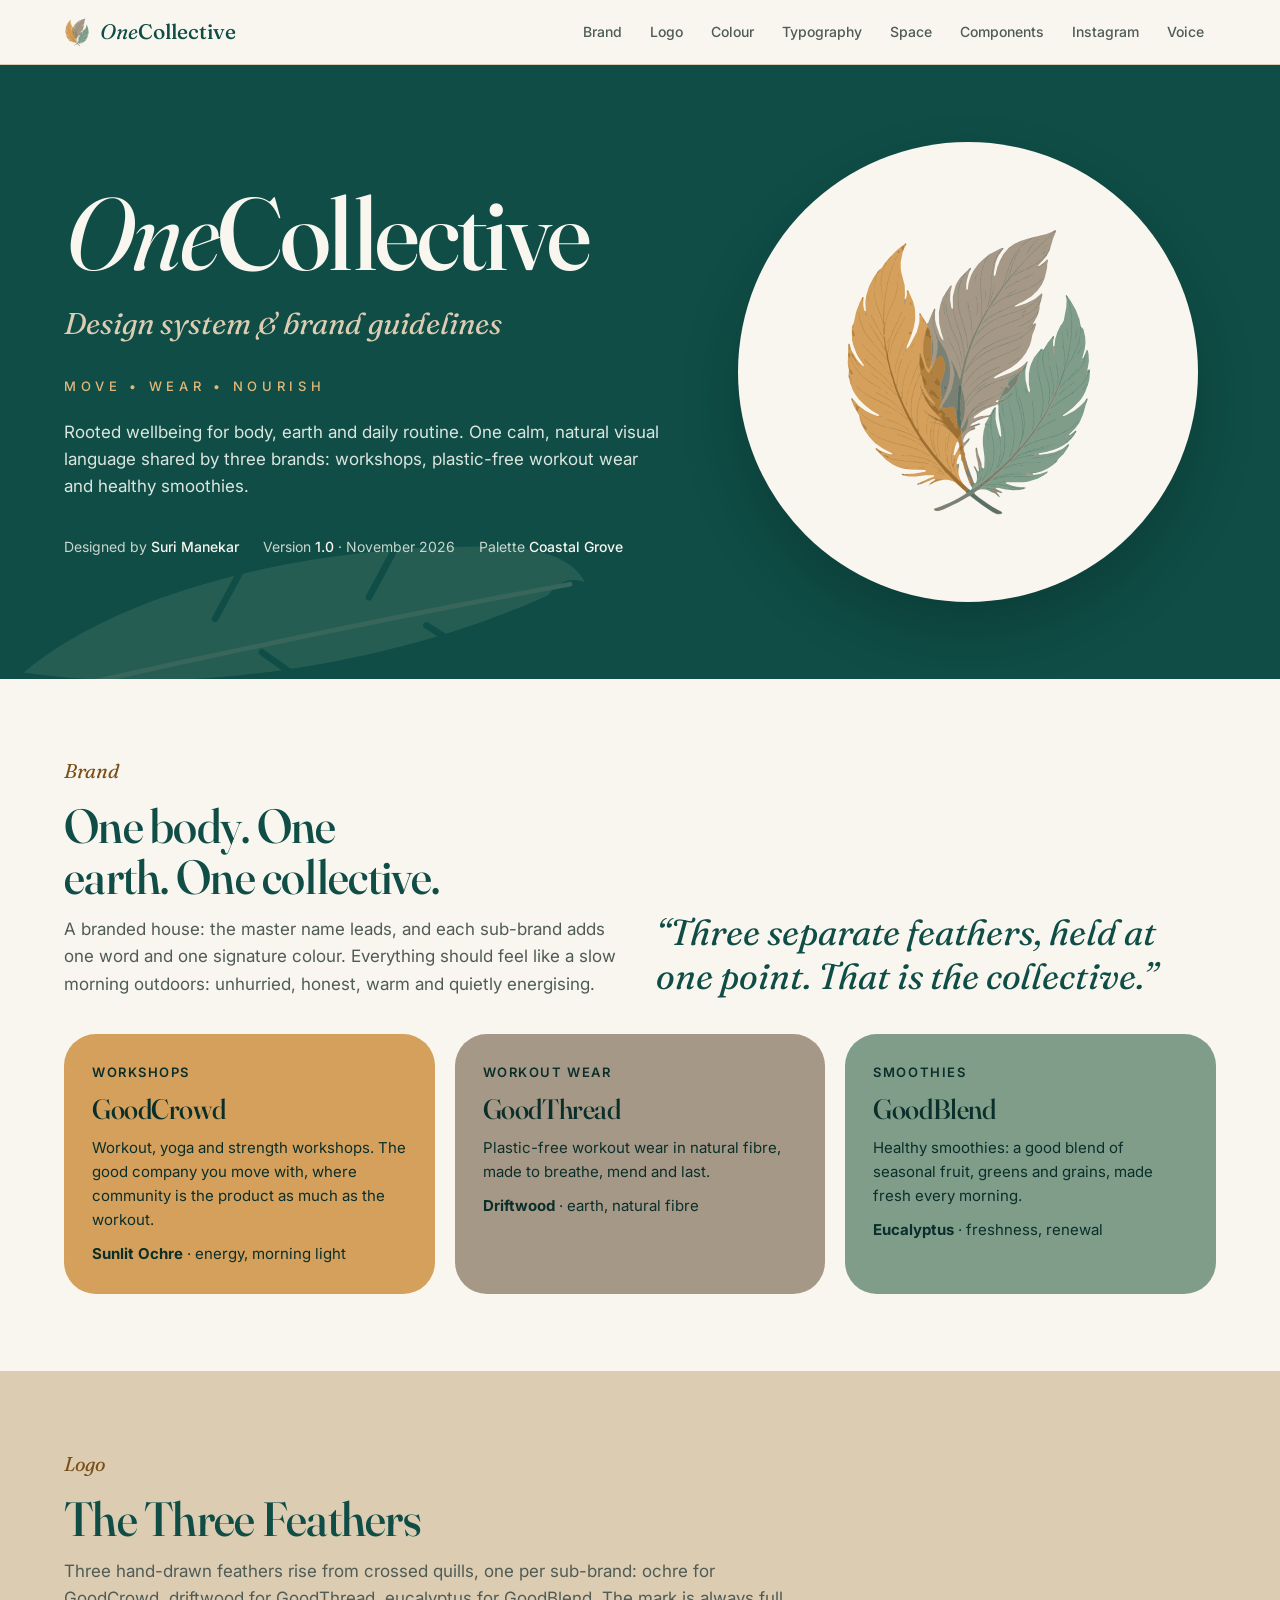
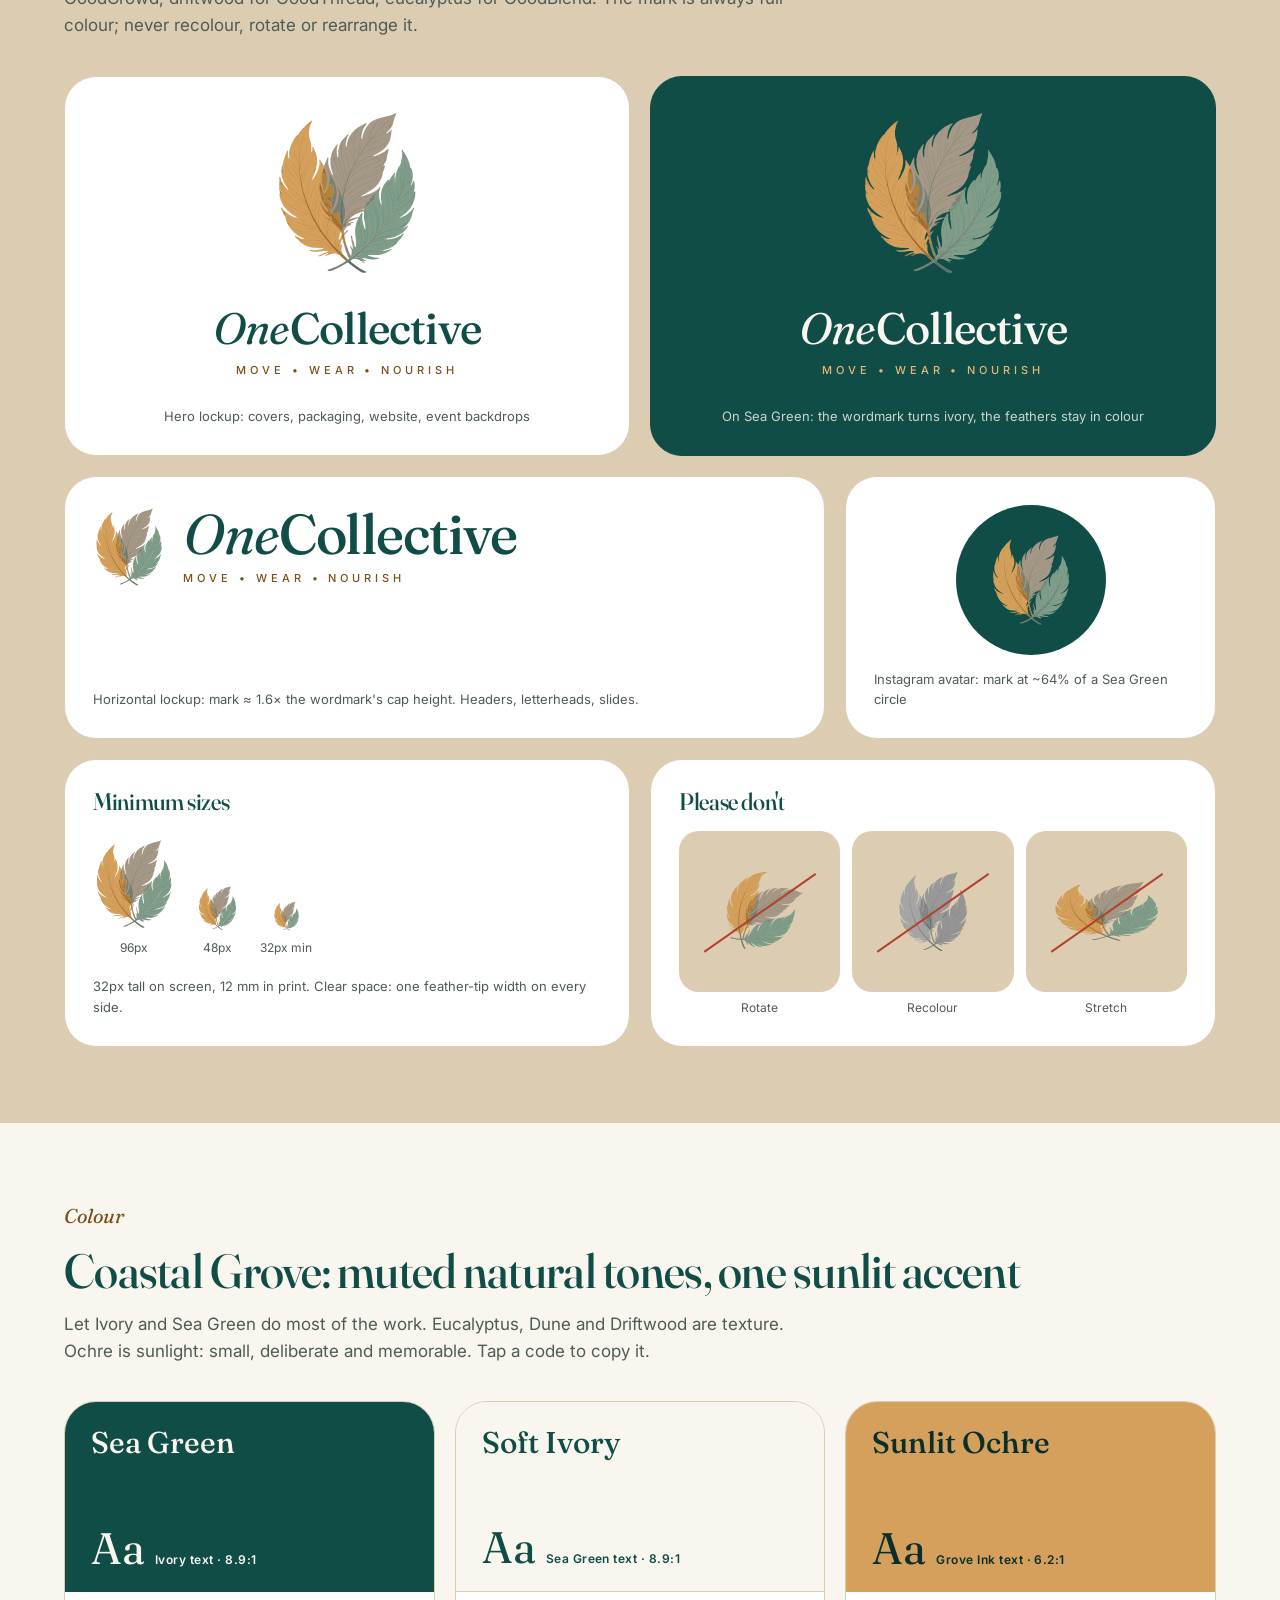
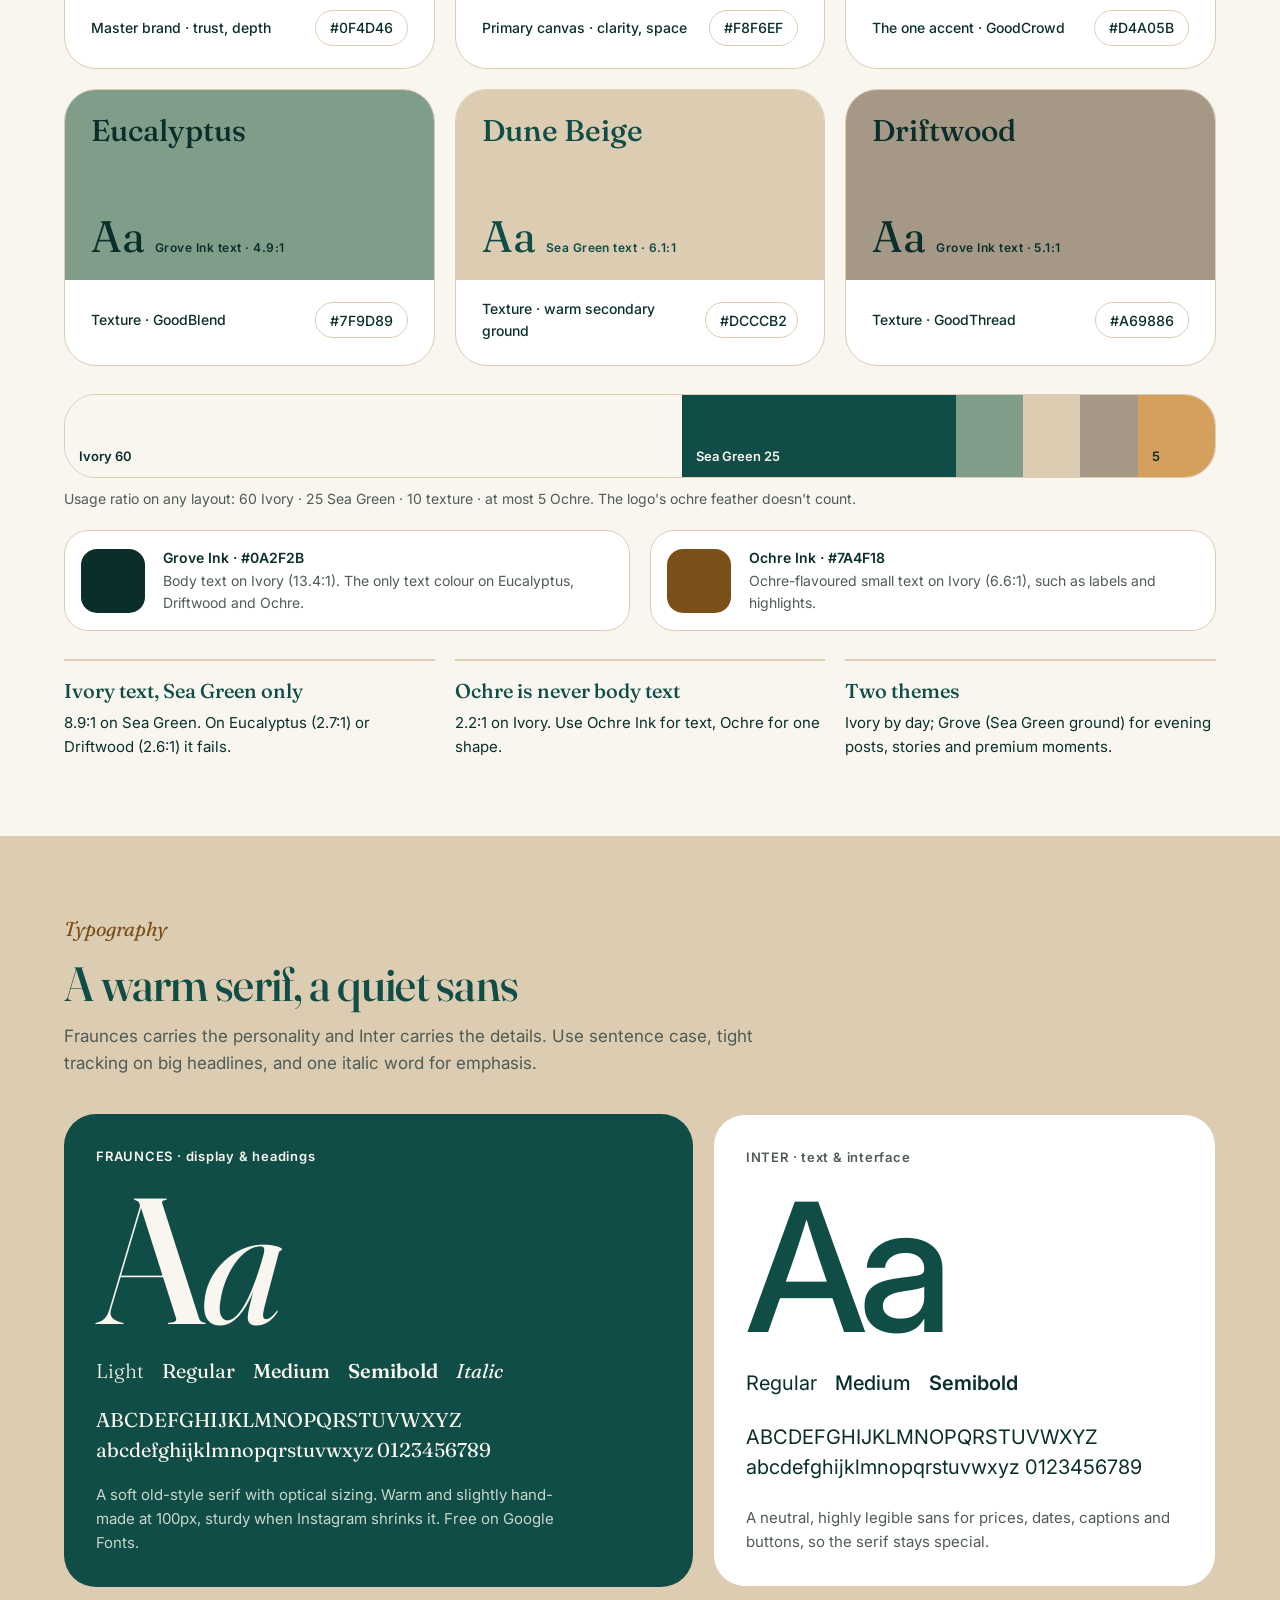
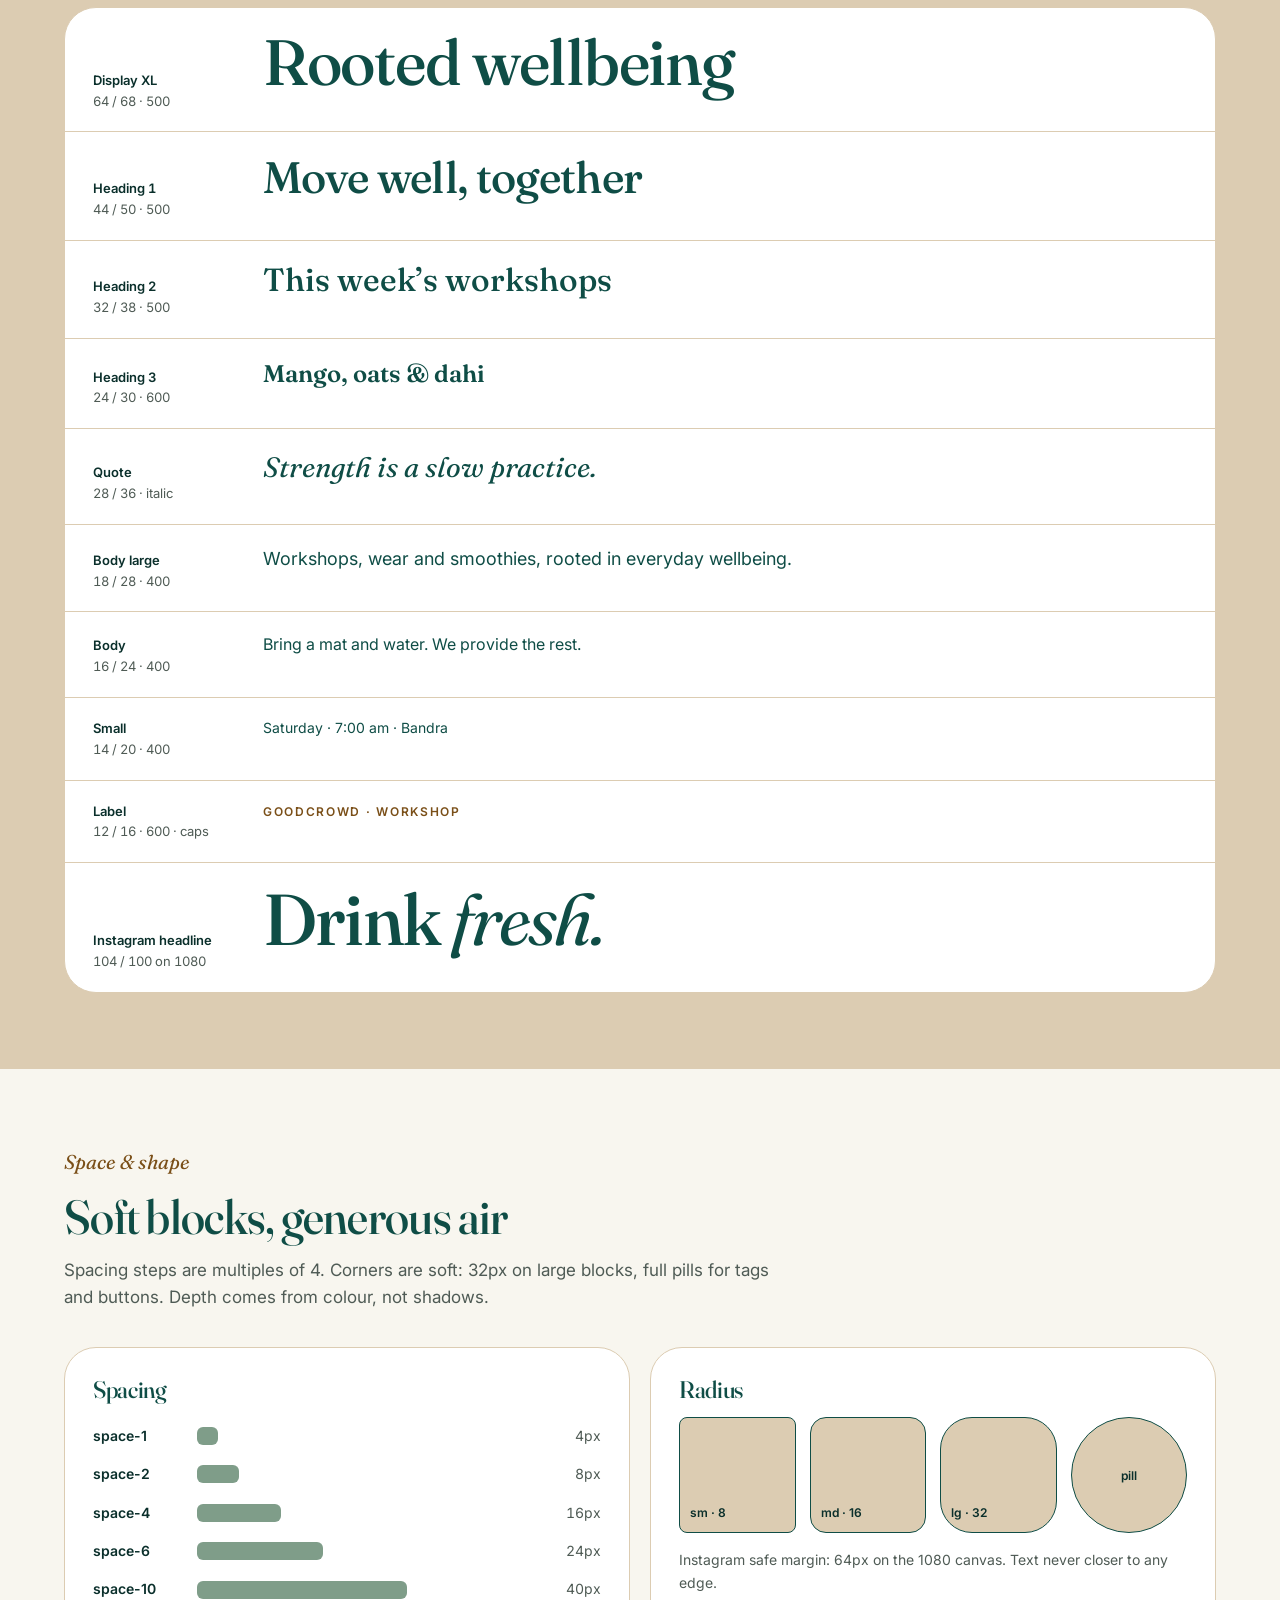
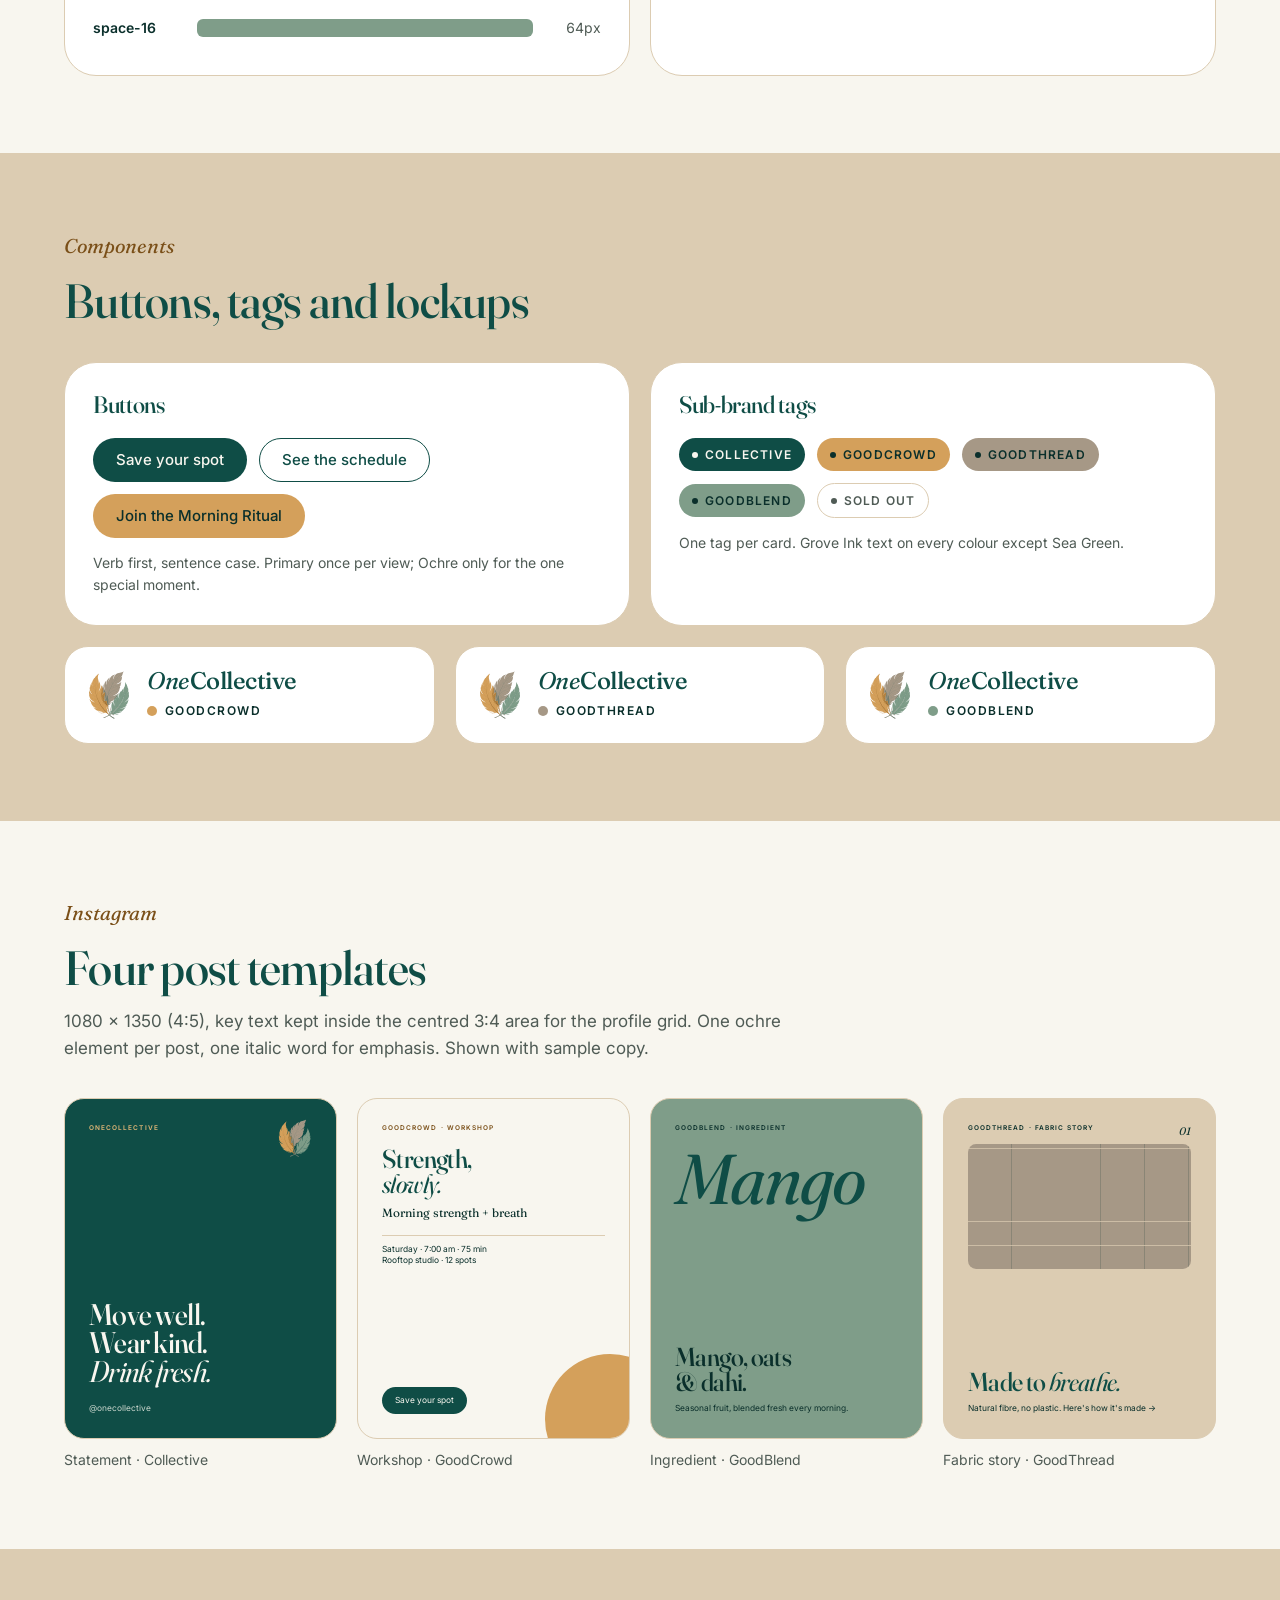
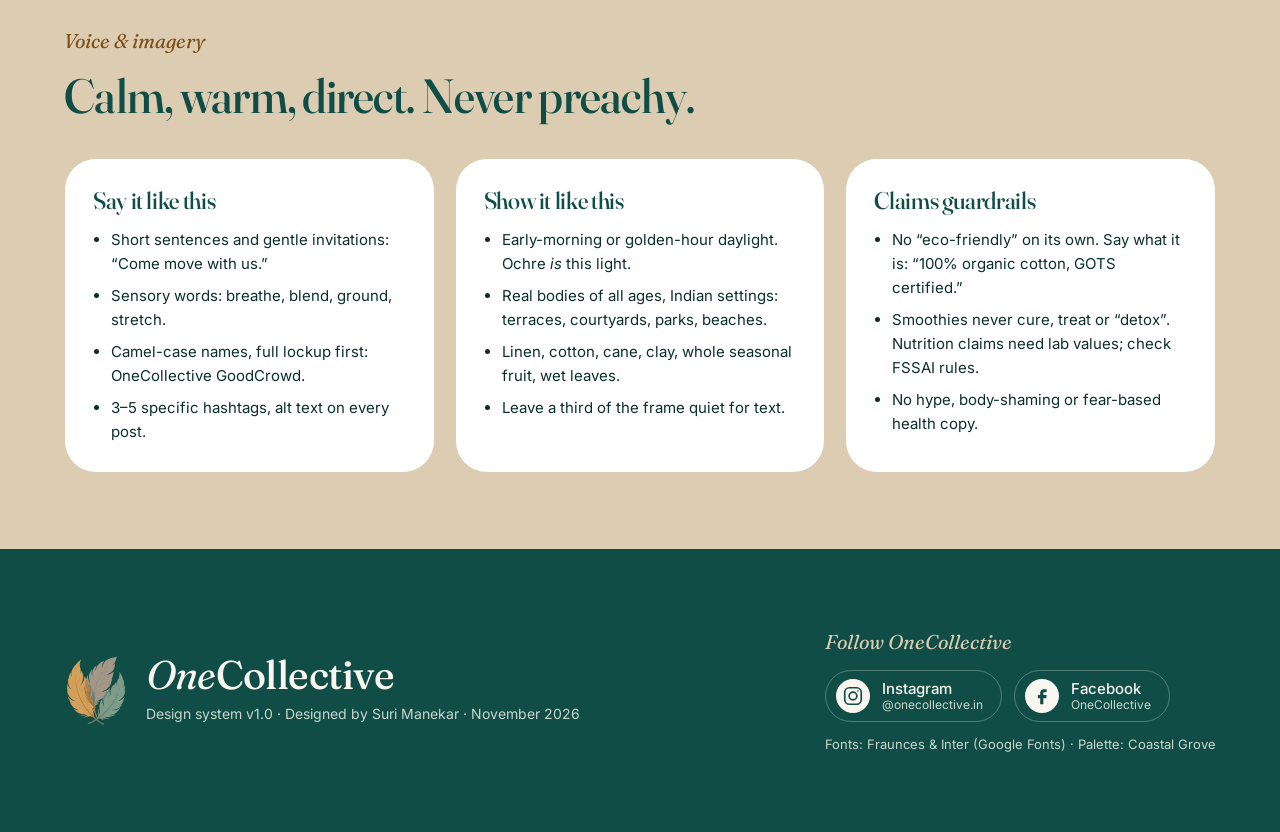
<file: explorations/onecollective/OneCollectiveDesignSystem.html>
<!DOCTYPE html>
<html lang="en">
<head>
<meta charset="utf-8">
<meta name="viewport" content="width=device-width, initial-scale=1">
<title>OneCollective Design System</title>
<link rel="artifact-thumbnail" href="thumb.jpg">
<link rel="icon" type="image/png" sizes="32x32" href="favicon-32.png">
<link rel="icon" type="image/png" sizes="192x192" href="favicon-192.png">
<link rel="apple-touch-icon" sizes="180x180" href="apple-touch-icon.png">
<meta name="description" content="OneCollective, a Health &amp; fitness focused brand - brainchild of Three Powerful Women Entrepreneurs - Ashu, Preeti &amp; Vanya, each focused on different parts of the overall wholistic approach of OneCollective. Three Feathers logo, Coastal Grove colour palette, Fraunces and Inter typography, components and Instagram templates for GoodCrowd, GoodThread and GoodBlend.">
<meta name="keywords" content="OneCollective, design system, brand guidelines, brand identity, logo, Three Feathers, Coastal Grove palette, Fraunces, Inter, typography, colour palette, GoodCrowd, GoodThread, GoodBlend, wellness brand, fitness workshops, yoga, eco workout wear, plastic-free activewear, healthy smoothies, Instagram templates, Suri Manekar">
<meta name="author" content="Suri Manekar">
<meta name="theme-color" content="#0F4D46">
<meta property="og:type" content="website">
<meta property="og:site_name" content="OneCollective">
<meta property="og:title" content="OneCollective Design System &amp; Brand Guidelines">
<meta property="og:image" content="thumb.jpg">
<meta property="og:image:width" content="1200">
<meta property="og:image:height" content="630">
<meta property="og:image:alt" content="OneCollective design system cover: the Three Feathers logo on Sea Green">
<meta name="twitter:card" content="summary_large_image">
<meta name="twitter:title" content="OneCollective Design System &amp; Brand Guidelines">
<meta name="twitter:image" content="thumb.jpg">
<link rel="preconnect" href="https://fonts.googleapis.com">
<link rel="stylesheet" href="https://fonts.googleapis.com/css2?family=Fraunces:ital,opsz,wght@0,9..144,300..700;1,9..144,300..700&family=Inter:wght@400;500;600&display=swap">
<style>
/* VOICE  calm, warm, unhurried: a brand book you'd keep on the studio shelf
   IDEA   the printed OneCollective brand book: chapters, swatch cards, type specimens
   PICTURE the three-feather mark large on a Sea Green field with one drifting feather hint
   COLOUR Ivory canvas + Sea Green fields edge to edge, Eucalyptus/Dune/Driftwood texture, Ochre as sunlight
   TYPE   Fraunces (display, "One" in italic) + Inter (text); layout: 1200 column, soft 32px blocks */
:root{color-scheme:light dark;
--sea:#0F4D46;--euc:#7F9D89;--dune:#DCCCB2;--drift:#A69886;--ochre:#D4A05B;--ivory:#F8F6EF;--grove:#0A2F2B;--ochreink:#7A4F18;--deep:#0B3D37;
--bg:light-dark(#F8F6EF,#0F4D46);--panel:light-dark(#FFFFFF,#0B3D37);--alt:light-dark(#DCCCB2,#0B3D37);
--head:light-dark(#0F4D46,#F8F6EF);--ink:light-dark(#0A2F2B,#F8F6EF);--muted:light-dark(#4F5B55,#C9D6CD);
--accent:light-dark(#7A4F18,#E3B877);--line:light-dark(#DCCCB2,#2E6A62);--strong:light-dark(#0F4D46,#F8F6EF);--onstrong:light-dark(#F8F6EF,#0F4D46);
--disp:"Fraunces","Iowan Old Style",Georgia,serif;--sans:"Inter",system-ui,-apple-system,"Segoe UI",sans-serif;--r:32px}
:root[data-theme=light]{color-scheme:light}:root[data-theme=dark]{color-scheme:dark}
*{box-sizing:border-box;min-width:0}
html{scroll-padding-top:80px;scroll-behavior:smooth}
@media (prefers-reduced-motion:reduce){html{scroll-behavior:auto}*{transition:none!important;animation:none!important}}
body{margin:0;background:var(--bg);color:var(--ink);font:16px/1.6 var(--sans);overflow-x:clip}
h1,h2,h3{font-family:var(--disp);font-weight:500;color:var(--head);margin:0;text-wrap:balance;letter-spacing:-.015em;font-variation-settings:"opsz" 96}
h2{font-size:clamp(32px,4vw,48px);line-height:1.05}
h3{font-size:24px;line-height:1.2}
em{font-style:italic;font-weight:400}
p{margin:0}
.wrap{max-width:1240px;margin:0 auto}
.band{padding:clamp(40px,6vw,88px) max(5vw,16px)}
.lede{font-size:17px;max-width:66ch;color:var(--muted)}
.head{display:grid;gap:14px;margin-bottom:36px}
.head .n{font-family:var(--disp);font-style:italic;font-size:20px;color:var(--accent)}
.mark{display:block}
svg.mark{overflow:visible}

/* top bar */
.bar{position:sticky;top:0;z-index:5;background:var(--bg);border-bottom:1px solid var(--line)}
.bar .wrap{display:flex;align-items:center;gap:24px;padding:10px max(5vw,16px);max-width:none}
.brand{display:flex;align-items:center;gap:10px;text-decoration:none;color:var(--head);font-family:var(--disp);font-size:21px;font-weight:500;white-space:nowrap}
.brand svg{width:26px;height:30px}
.nav{display:flex;gap:4px;overflow-x:auto;scrollbar-width:none;margin-left:auto}
.nav a{flex:none;color:var(--muted);text-decoration:none;font-size:14px;font-weight:500;padding:10px 12px;border-radius:999px;min-height:44px;display:flex;align-items:center}
.nav a:hover{color:var(--head);background:var(--alt)}
.nav a:focus-visible,button:focus-visible{outline:2px solid var(--head);outline-offset:2px}
.bar{box-shadow:0 1px 0 rgba(15,77,70,.04);-webkit-backdrop-filter:saturate(1.2) blur(8px);backdrop-filter:saturate(1.2) blur(8px);background:color-mix(in srgb,var(--bg) 92%,transparent)}
@media(max-width:640px){.bar .wrap{gap:10px;padding:6px 0 6px 16px}.brand{font-size:18px;gap:8px}.brand svg{width:22px;height:26px}.nav{flex:1;margin-left:0;padding-right:12px;mask-image:linear-gradient(90deg,transparent 0,#000 14px,#000 calc(100% - 24px),transparent)}.nav a{padding:10px 10px;font-size:14px}html{scroll-padding-top:64px}}

/* hero */
.hero{background:var(--sea);color:var(--ivory);position:relative;overflow:hidden}
.hero .wrap{display:grid;grid-template-columns:minmax(0,1.1fr) minmax(0,.9fr);gap:clamp(24px,4vw,64px);align-items:center;position:relative}
.hero h1{color:var(--ivory);font-size:clamp(52px,8vw,104px);line-height:.95;letter-spacing:-.025em}
.hero .kick{font-family:var(--disp);font-style:italic;font-size:clamp(22px,2.4vw,30px);color:var(--dune);margin-top:18px}
.hero .tag{margin-top:28px;font-size:13px;font-weight:500;letter-spacing:.36em;text-transform:uppercase;color:#E3B877}
.hero .meta{margin-top:36px;display:flex;flex-wrap:wrap;gap:8px 24px;font-size:14px;color:#C9D6CD}
.hero .meta b{color:var(--ivory);font-weight:500}
.disc{aspect-ratio:1;border-radius:50%;background:var(--ivory);display:grid;place-items:center;max-width:460px;width:100%;justify-self:center;box-shadow:0 30px 60px rgba(0,0,0,.18)}
.disc svg{width:58%;height:auto}
.hint{position:absolute;left:-90px;bottom:-70px;width:min(720px,90vw);height:auto;opacity:.2;pointer-events:none}
@media(max-width:760px){.hero .wrap{grid-template-columns:1fr}.disc{max-width:300px;order:-1}}

/* brand */
.subs{display:grid;grid-template-columns:repeat(3,minmax(0,1fr));gap:20px}
.sub{border-radius:var(--r);padding:28px;color:var(--grove);display:grid;gap:10px;min-height:250px;align-content:start}
.sub h3{color:var(--grove);font-size:28px}
.sub .what{font-size:13px;font-weight:600;letter-spacing:.12em;text-transform:uppercase}
.sub p{font-size:15px}
.idea{display:grid;grid-template-columns:minmax(0,1fr) minmax(0,1fr);gap:32px;margin-bottom:36px;align-items:end}
.idea blockquote{margin:0;font-family:var(--disp);font-size:clamp(26px,3vw,36px);line-height:1.2;color:var(--head);font-style:italic}
@media(max-width:820px){.subs,.idea{grid-template-columns:1fr}}

/* logo */
.lg{display:grid;grid-template-columns:repeat(6,minmax(0,1fr));gap:20px}
.tile{border-radius:var(--r);border:1px solid var(--line);background:var(--panel);padding:28px;display:grid;gap:14px;align-content:space-between}
.tile .cap{font-size:13px;color:var(--muted)}
.t-hero{grid-column:span 3;place-items:center;text-align:center;min-height:380px}
.t-hero svg{width:150px;height:176px}
.word{font-family:var(--disp);font-weight:500;color:var(--head);letter-spacing:-.02em;white-space:nowrap;line-height:1}
.word em{font-weight:400}
.mini{font-size:11px;font-weight:500;letter-spacing:.36em;text-transform:uppercase;color:var(--accent)}
.t-sea{grid-column:span 3;background:var(--sea);border-color:var(--sea);place-items:center;text-align:center}
.t-sea .word{color:var(--ivory)}.t-sea .mini{color:#E3B877}.t-sea .cap{color:#C9D6CD}
.t-sea svg{width:150px;height:176px}
.t-h{grid-column:span 4}
.t-h .row{display:flex;align-items:center;gap:18px}
.t-h svg{width:72px;height:84px;flex:none}
.t-av{grid-column:span 2;place-items:center}
.av{width:150px;height:150px;border-radius:50%;background:var(--sea);display:grid;place-items:center}
.av svg{width:84px;height:98px}
.sizes{grid-column:span 3}
.sizes .row{display:flex;align-items:flex-end;gap:22px;flex-wrap:wrap}
.sizes figure{margin:0;display:grid;gap:6px;justify-items:center;font-size:12px;color:var(--muted)}
.donts{grid-column:span 3}
.donts .row{display:grid;grid-template-columns:repeat(3,minmax(0,1fr));gap:12px}
.dont{border-radius:20px;background:var(--alt);aspect-ratio:1;display:grid;place-items:center;position:relative;overflow:hidden}
.dont svg{width:46%;height:auto}
.dont::after{content:"";position:absolute;inset:50% 8% auto;height:2px;background:#B3412E;transform:rotate(-35deg)}
.dont+span,.dlab{font-size:12px;color:var(--muted);text-align:center;margin-top:6px}
@media(max-width:900px){.lg{grid-template-columns:1fr}.lg>*{grid-column:auto!important}.t-hero{min-height:0}}

/* colour */
.sw{display:grid;grid-template-columns:repeat(3,minmax(0,1fr));gap:20px}
.card{border-radius:var(--r);overflow:hidden;background:var(--panel);border:1px solid var(--line);display:grid;grid-template-rows:auto 1fr}
.field{padding:26px 26px 22px;min-height:190px;display:grid;align-content:space-between;gap:20px}
.field .nm{font-family:var(--disp);font-size:30px;font-weight:500;line-height:1}
.field .aa{font-family:var(--disp);font-size:44px;line-height:1;display:flex;align-items:baseline;gap:10px}
.field .aa small{font:600 12px var(--sans);letter-spacing:.04em}
.info{padding:18px 26px 22px;display:grid;gap:8px;font-size:14px;color:var(--muted)}
.info .r{display:flex;justify-content:space-between;gap:12px;align-items:center}
.info .role{color:var(--ink);font-weight:500}
.hex{font:500 14px var(--sans);font-variant-numeric:tabular-nums;color:var(--ink);background:none;border:1px solid var(--line);border-radius:999px;padding:0 14px;min-height:36px;cursor:pointer}
.hex:hover{background:var(--alt)}
.ratio{margin-top:28px;border-radius:var(--r);overflow:hidden;display:flex;height:84px;border:1px solid var(--line)}
.ratio div{display:flex;align-items:flex-end;padding:10px 14px;font-size:13px;font-weight:600;white-space:nowrap;overflow:hidden}
.inks{display:grid;grid-template-columns:repeat(2,minmax(0,1fr));gap:20px;margin-top:20px}
.ink{border-radius:24px;border:1px solid var(--line);background:var(--panel);display:flex;align-items:center;gap:18px;padding:16px}
.ink i{width:64px;height:64px;border-radius:16px;flex:none}
.ink p{font-size:14px;color:var(--muted)}.ink b{display:block;color:var(--ink);font-weight:600}
.rules{margin-top:28px;display:grid;grid-template-columns:repeat(3,minmax(0,1fr));gap:20px;font-size:15px}
.rules div{border-top:2px solid var(--line);padding-top:14px}
.rules b{display:block;font-family:var(--disp);font-weight:500;font-size:20px;color:var(--head);margin-bottom:4px}
@media(max-width:900px){.sw,.rules{grid-template-columns:repeat(2,minmax(0,1fr))}}
@media(max-width:560px){.sw,.rules,.inks{grid-template-columns:1fr}}

/* type */
.spec{display:grid;grid-template-columns:minmax(0,1.25fr) minmax(0,1fr);gap:20px}
.sp{border-radius:var(--r);padding:32px;display:grid;gap:18px;align-content:space-between;min-height:420px}
.sp-f{background:var(--sea);color:var(--ivory)}
.sp-i{background:var(--alt);color:var(--ink)}
.sp .big{font-size:clamp(110px,14vw,190px);line-height:.85;letter-spacing:-.03em}
.sp-f .big{font-family:var(--disp);font-variation-settings:"opsz" 144;font-weight:500}
.sp-i .big{font-family:var(--sans);font-weight:500;letter-spacing:-.05em}
.sp .fam{font-size:13px;font-weight:600;letter-spacing:.06em}
.sp .glyphs{font-size:20px;line-height:1.5;word-break:break-all}
.sp-f .glyphs{font-family:var(--disp)}
.weights{display:flex;flex-wrap:wrap;gap:8px 18px;font-size:20px}
.sp-f .weights{font-family:var(--disp)}
.sp .why{font-size:15px;max-width:52ch}
.sp-f .why{color:#C9D6CD}.sp-i .why{color:var(--muted)}
.scale{margin-top:20px;border-radius:var(--r);border:1px solid var(--line);background:var(--panel);overflow:hidden}
.st{display:grid;grid-template-columns:150px minmax(0,1fr);gap:20px;padding:20px 28px;border-top:1px solid var(--line);align-items:baseline}
.st:first-child{border-top:0}
.st .lab{font-size:13px;color:var(--muted);font-variant-numeric:tabular-nums}
.st .lab b{display:block;color:var(--ink);font-weight:600}
.st .s{color:var(--head);overflow-wrap:anywhere}
@media(max-width:820px){.spec{grid-template-columns:1fr}.st{grid-template-columns:1fr;gap:6px}}

/* space */
.sr{display:grid;grid-template-columns:minmax(0,1fr) minmax(0,1fr);gap:20px}
.box{border-radius:var(--r);border:1px solid var(--line);background:var(--panel);padding:28px}
.sp-row{display:grid;grid-template-columns:90px minmax(0,1fr) 54px;gap:14px;align-items:center;padding:8px 0;font-size:14px;color:var(--muted)}
.sp-row i{display:block;height:18px;border-radius:6px;background:var(--euc)}
.sp-row b{color:var(--ink);font-weight:600}
.sp-row span:last-child{text-align:right;font-variant-numeric:tabular-nums}
.rad{display:grid;grid-template-columns:repeat(4,minmax(0,1fr));gap:14px;margin-top:6px}
.rad div{aspect-ratio:1;background:var(--dune);border:1.5px solid var(--sea);display:flex;align-items:flex-end;padding:10px;font-size:12px;font-weight:600;color:var(--grove)}
@media(max-width:820px){.sr{grid-template-columns:1fr}}

/* components */
.comp{display:grid;grid-template-columns:minmax(0,1fr) minmax(0,1fr);gap:20px}
.btns,.tags{display:flex;flex-wrap:wrap;gap:12px;align-items:center;margin-top:18px}
.btn{font:500 15px var(--sans);min-height:44px;padding:0 22px;border-radius:999px;border:1.5px solid transparent;cursor:pointer}
.b1{background:var(--strong);color:var(--onstrong)}
.b2{background:transparent;color:var(--head);border-color:var(--head)}
.b3{background:var(--ochre);color:var(--grove)}
.tg{display:inline-flex;align-items:center;gap:7px;font-size:12px;font-weight:600;letter-spacing:.1em;text-transform:uppercase;padding:7px 13px;border-radius:999px;color:var(--grove)}
.tg::before{content:"";width:6px;height:6px;border-radius:50%;background:currentColor}
.locks{grid-column:1/-1;display:grid;grid-template-columns:repeat(3,minmax(0,1fr));gap:20px}
.lock{display:flex;gap:16px;align-items:center;padding:22px;border-radius:24px;border:1px solid var(--line);background:var(--panel)}
.lock svg{width:44px;height:52px;flex:none}
.lock .word{font-size:24px}
.lock .nm{display:flex;align-items:center;gap:8px;margin-top:8px;font-size:12px;font-weight:600;letter-spacing:.12em;text-transform:uppercase;color:var(--ink)}
.lock .nm i{width:10px;height:10px;border-radius:50%}
.box .cap{font-size:14px;color:var(--muted);margin-top:14px}
@media(max-width:900px){.comp,.locks{grid-template-columns:1fr}}

/* social */
.posts{display:grid;grid-template-columns:repeat(4,minmax(0,1fr));gap:20px}
.post{aspect-ratio:4/5;border-radius:20px;border:1px solid var(--line);overflow:hidden;position:relative;container-type:inline-size}
.pi{position:absolute;inset:0;padding:8.9cqw;display:flex;flex-direction:column}
.pl{font-size:2.4cqw;font-weight:600;letter-spacing:.16em;text-transform:uppercase}
.ph{font-family:var(--disp);font-weight:500;font-size:9.6cqw;line-height:.96;letter-spacing:-.025em;margin:0;font-variation-settings:"opsz" 144}
.pb{font-size:3.1cqw;line-height:1.35}
.pcap{font-size:14px;color:var(--muted);margin-top:10px}
@media(max-width:900px){.posts{grid-template-columns:repeat(2,minmax(0,1fr))}}

/* voice */
.vo{display:grid;grid-template-columns:repeat(3,minmax(0,1fr));gap:20px}
.vo .box h3{margin-bottom:12px}
.vo ul{margin:0;padding-left:18px;display:grid;gap:8px;font-size:15px}
@media(max-width:900px){.vo{grid-template-columns:1fr}}

/* footer */
.foot{background:var(--sea);color:var(--ivory)}
.foot .wrap{display:flex;flex-wrap:wrap;gap:24px 48px;align-items:center;justify-content:space-between}
.foot .word{color:var(--ivory);font-size:40px}
.foot p{color:#C9D6CD;font-size:14px}
.foot svg{width:64px;height:75px}

/* phone */
@media(max-width:600px){
 body{font-size:16px}
 .band{padding:44px 18px}
 .head{margin-bottom:24px}
 .hero .wrap{gap:28px}
 .disc{max-width:240px}
 .hero .tag{letter-spacing:.28em;font-size:12px;margin-top:20px}
 .hero .meta{flex-direction:column;gap:4px;margin-top:24px}
 .idea{gap:20px;margin-bottom:24px}
 .sub{min-height:0;padding:22px}
 .tile{padding:22px}
 .t-hero svg,.t-sea svg{width:112px;height:131px}
 .t-hero .word,.t-sea .word{font-size:36px!important}
 .t-h .row{flex-direction:column;align-items:flex-start;gap:14px}
 .t-h svg{width:56px;height:66px}
 .mini{letter-spacing:.26em}
 .sw{grid-template-columns:repeat(2,minmax(0,1fr));gap:12px}
 .card{border-radius:22px}
 .field{min-height:132px;padding:16px;gap:12px}
 .field .nm{font-size:20px}
 .field .aa{font-size:30px;flex-direction:column;align-items:flex-start;gap:4px}
 .field .aa small{font-size:11px}
 .info{padding:12px 16px 14px;font-size:13px}
 .info .r{flex-direction:column;align-items:flex-start;gap:8px}
 .hex{min-height:44px}
 .ratio{height:64px;border-radius:20px}
 .ratio div{font-size:11px;padding:8px}
 .ratio .lg2{display:none}
 .inks{grid-template-columns:1fr}
 .rules{grid-template-columns:1fr;gap:14px}
 .sp{padding:24px;min-height:0}
 .sp .glyphs{font-size:17px}
 .weights{font-size:17px}
 .st{padding:16px 20px}
 .box{padding:22px}
 .sp-row{grid-template-columns:72px minmax(0,1fr) 44px;font-size:13px}
 .rad{grid-template-columns:repeat(2,minmax(0,1fr))}
 .rad div{aspect-ratio:auto;height:84px;font-size:13px}
 .lock{padding:16px}
 .lock .word{font-size:22px}
 .posts{display:flex;overflow-x:auto;scroll-snap-type:x mandatory;scroll-padding-inline:18px;gap:14px;margin:0 -18px;padding:0 18px 8px;scrollbar-width:none}
 .posts>div{flex:0 0 78%;scroll-snap-align:start}
 .swipe{display:block!important}
 .vo{gap:14px}
 .foot .word{font-size:32px}
}
.swipe{display:none;font-size:13px;color:var(--muted);margin-top:12px}
.social{display:grid;gap:12px;justify-items:start}
.social .fl{font-family:var(--disp);font-style:italic;font-size:20px;color:var(--dune)}
.sl{display:flex;flex-wrap:wrap;gap:12px}
.sl a{display:flex;align-items:center;gap:12px;min-height:52px;padding:8px 18px 8px 10px;border-radius:999px;border:1px solid rgba(248,246,239,.28);color:var(--ivory);text-decoration:none;transition:background .2s,border-color .2s}
.sl a:hover{background:rgba(248,246,239,.1);border-color:rgba(248,246,239,.6)}
.sl a:focus-visible{outline:2px solid var(--ochre);outline-offset:2px}
.sl svg{width:34px;height:34px;padding:6px;border-radius:50%;background:var(--ivory);fill:none;stroke:var(--sea);stroke-width:1.8;stroke-linecap:round;stroke-linejoin:round;flex:none}
.sl svg path{fill:var(--sea);stroke:none}
.sl svg .dotf{fill:var(--sea);stroke:none}
.sl span{display:grid;font-size:15px;font-weight:500;line-height:1.2}
.sl small{font-size:12px;font-weight:400;color:#C9D6CD}
.social .fonts{font-size:13px}
.toast{position:fixed;left:50%;bottom:24px;transform:translate(-50%,20px);opacity:0;background:var(--grove);color:var(--ivory);padding:10px 18px;border-radius:999px;font-size:14px;transition:.25s;pointer-events:none}
.toast.on{opacity:1;transform:translate(-50%,0)}
</style>
</head>
<body>
<svg width="0" height="0" style="position:absolute" aria-hidden="true"><symbol id="mark" viewBox="0 0 940 1100"><path fill="#A69886" fill-rule="evenodd" d="M542 957.0 542 963.5 546.5 965.5 551.5 973.0 563.5 977.0 578 990.0 579.5 990.0 579 986.5 570 974.0 574.5 972.5 585 976.0 589 975.0 586 971.5 569 963.0 563.5 955.5 557 957.5 551.5 954.0ZM298.5 942.5 297.5 941.0 291.5 942.5 290 945.5 291 946.5 296.5 946.0ZM596 936.5 594 939.0 595 943.5 598.5 944.0 600.5 941.5 599.5 937.0ZM594.5 916.5 592 915.0 582 917.5 581 920.0 583.5 921.5 593.5 919.0ZM519.5 914.5 516 915.5 512.5 919.5 512 924.0 515 927.0 520 925.5 522.5 922.5 523 918.0ZM353 912.5 351 915.0 351 917.5 355.5 921.5 354 924.5 354.5 929.5 358 931.0 361.5 929.5 362.5 925.5 361.5 923.5 356 921.0 357.5 915.0 356.5 913.0ZM235.5 909.5 236 911.5 241.5 914.0 244.5 914.0 245.5 912.5 243.5 909.0 236 908.5ZM694.5 908.0 691 905.0 676 906.0 673 907.5 672 911.5 673 913.5 677 915.5 689.5 915.5 694 913.0ZM749.5 901.5 746.5 900.5 743 902.0 743 906.0 746.5 906.0ZM323.5 894.0 322 896.0 322 899.5 324.5 902.0 329 900.0 329.5 897.0 328.5 895.0ZM489.5 881.5 489.5 884.5 498 903.0 502 906.5 507 906.0 509 904.0 508.5 902.0 501.5 897.5 494.5 884.5ZM578 874.0 575 874.5 572.5 878.5 572 881.5 573.5 883.5 576.5 883.0 579 878.0ZM437 873.0 428.5 875.5 426 879.0 426.5 885.0 432.5 892.5 435.5 891.0ZM782 858.0 779 858.5 775.5 862.0 776.5 866.0 779.5 866.5 783.5 861.5ZM414.5 846.0 415 851.0 418.5 852.5 422 851.0 423 847.0 421.5 845.5 415.5 845.0ZM204.5 836.0 205 842.0 208 843.5 212.5 842.5 213.5 840.5 212.5 837.0 208.5 835.0ZM715.5 837.0 713.5 834.5 709 834.5 702 837.5 701 840.5 703.5 843.5 708.5 844.5 714.5 842.5ZM542.5 820.5 544.5 824.0 547.5 825.0 550.5 824.5 552.5 822.0 550.5 818.5 545.5 818.5ZM497 816.5 495 820.0 497 844.5 503 869.0 507 895.5 509 898.5 511 898.5 517 894.5 524.5 895.0 525.5 892.5 522.5 891.0 517 884.0 516.5 873.0 505.5 841.0 500.5 818.5 499 816.5ZM431 789.5 430 792.0 434 794.5 438 808.5 437.5 814.0 439 814.5 440.5 809.0 438 796.5 435 791.0ZM581 780.0 580 782.0 581 784.5 583.5 785.5 587.5 784.5 588.5 782.5 587.5 780.0 585 779.0ZM823.5 775.0 821 771.5 818 771.0 814.5 773.0 809.5 779.5 811 781.0 815.5 781.5 822 778.5ZM545.5 735.0 544 739.0 546 741.5 548 741.5 549.5 737.5 547.5 735.0ZM798 703.0 795.5 703.0 791.5 706.0 792 710.5 796.5 711.0 801 708.5ZM158 703.5 158 709.5 163 711.0 167.5 710.5 168.5 707.5 165.5 704.0 162 702.0ZM683 624.0 682.5 628.0 684 630.0 688.5 632.0 692 630.5 692 626.0 690 623.0ZM891.5 548.0 889.5 547.0 884 548.0 881 556.0 881 559.5 882.5 561.5 885.5 561.0 889 557.5 892 551.5ZM101 532.5 101 534.5 105.5 537.5 108 538.0 110 536.5 110 533.5 107 530.0 104.5 530.0ZM812 517.5 809.5 518.0 808 520.0 805 533.0 805.5 540.0 809 543.0 813 541.0 816.5 531.5ZM812.5 510.0 811 514.0 812 516.0 813.5 516.0 815.5 512.0ZM868 503.0 866.5 503.0 864 507.0 862.5 513.0 863.5 517.5 866.5 517.0 873 508.5 872.5 506.0ZM728 474.0 727 476.0 728 480.0 731.5 481.5 735 480.0 736 475.0 734.5 473.5ZM254.5 470.0 248 468.5 246 470.5 244 477.0 245.5 481.5 247.5 482.0 252.5 478.0 255 474.0ZM769 461.0 766 464.0 767 479.5 769 488.5 773 489.5 776.5 486.5 775.5 464.0 772.5 461.0ZM106.5 337.0 103 340.0 107 353.5 111.5 355.0 113.5 352.5 112.5 340.5 110 337.5ZM248.5 294.0 243 295.0 241 298.0 240 309.5 243.5 312.5 247.5 310.5 250.5 302.5 251 296.0ZM163 187.5 159.5 187.0 153.5 192.5 153.5 195.5 155.5 197.0 158.5 196.0 163.5 191.0ZM777 50.5 774.5 50.5 763 56.5 745.5 63.0 684 78.0 653.5 88.0 632.5 98.0 612.5 112.0 593 134.5 581.5 155.5 572 179.5 565 208.5 563.5 210.5 561 210.5 559.5 208.5 559.5 201.0 565.5 166.5 571 150.5 577.5 137.5 593 115.5 593 113.0 589.5 112.5 581.5 115.5 542.5 136.0 522.5 152.0 505 169.5 487 193.5 479.5 208.5 474 224.5 470 240.0 468 257.5 466.5 259.5 464 259.5 462.5 257.5 462.5 240.0 464.5 227.0 471.5 201.5 479 186.0 478 182.5 474.5 184.0 441 217.5 431 232.5 424.5 245.5 416 279.0 415 287.0 415.5 325.0 414 326.5 412 326.5 410 323.5 405.5 295.5 406.5 268.0 411.5 248.5 411.5 244.5 408.5 244.0 403 250.5 379.5 287.5 371 313.0 366 338.0 367 377.5 374 409.5 382.5 436.0 381.5 438.0 375.5 432.0 369 419.0 356.5 383.5 352.5 364.5 352.5 337.0 353.5 334.5 352.5 327.0 349 328.0 342.5 340.5 328.5 376.0 321 380.5 331.5 402.5 339 426.0 339 495.0 340.5 501.5 337 517.0 337 526.5 340 530.0 343.5 529.0 349.5 523.0 357.5 501.5 372.5 495.0 376 496.0 382 507.0 386 526.0 385 543.5 375.5 576.0 369 589.0 371 616.5 376 649.5 367 677.5 368 679.5 371.5 680.0 377 675.5 386 678.5 411 674.5 417 674.5 420 677.0 423 687.0 423 699.5 425 711.5 432 738.5 437 751.0 445 758.5 443 776.5 447 801.5 450 810.0 450 821.0 458 859.0 457 868.5 463 890.5 462.5 896.5 460.5 895.0 447.5 851.0 447 844.5 445 841.5 444 842.5 445 846.5 444 860.0 449 865.5 460 904.0 472.5 938.0 479 951.5 486 958.0 484 962.5 484 969.0 478 973.5 477 972.5 478 966.0 469 960.0 452 944.0 450 944.5 452.5 948.5 466 960.0 467 964.5 465.5 966.5 463 967.0 455 964.0 433.5 943.5 426 939.0 427.5 942.0 460.5 972.0 461.5 977.5 439 992.0 407 1008.5 369 1024.5 350.5 1030.5 348.5 1032.5 348.5 1035.5 351.5 1038.0 357 1039.5 365.5 1039.5 382 1034.0 434 1009.5 472 987.5 477 987.0 516.5 1017.5 556.5 1044.5 570 1050.5 582.5 1050.5 588.5 1048.0 589.5 1046.5 588.5 1042.5 554.5 1024.0 501.5 987.0 493 979.5 492 974.0 503.5 965.5 504 960.5 512 961.5 532 948.5 536 943.0 542.5 937.5 558 929.5 560 927.5 561.5 920.5 593 892.5 607 877.5 629.5 857.0 649.5 831.5 669.5 811.0 678 797.5 712.5 754.0 717.5 743.5 732.5 722.0 757.5 680.0 783 622.5 791 609.0 792.5 596.0 791.5 594.0 786.5 593.0 774.5 622.0 768.5 629.5 765.5 640.0 757.5 656.0 753.5 660.5 743 684.0 739 689.5 734 689.5 725 696.5 725.5 698.5 729.5 699.0 731.5 701.0 731 704.5 700 751.0 696.5 754.0 692 762.0 662 800.0 643 818.5 629 838.0 618.5 847.0 583 883.0 575.5 888.5 568 889.5 548 913.5 502 949.0 493 953.5 493.5 945.5 490 941.0 468.5 883.0 458.5 847.5 458.5 836.5 455 830.5 453 820.5 454.5 813.0 471.5 792.0 474.5 784.0 472 783.5 454.5 799.0 450.5 796.0 452.5 786.5 458.5 773.5 467.5 763.5 476.5 757.5 493.5 750.5 494 747.0 492 744.5 493 741.5 511 734.5 510.5 731.5 506 731.0 477 740.0 477.5 737.5 484.5 730.5 503.5 720.0 536.5 708.0 540.5 709.5 552 708.0 556 703.0 556.5 698.0 561.5 686.0 560 684.0 556.5 685.0 549 699.0 545.5 702.5 516 705.0 503.5 708.0 491 713.5 489 713.0 488.5 709.5 494.5 703.5 515.5 688.5 533.5 679.0 555.5 670.0 564.5 668.0 570.5 664.0 575 664.0 580 661.0 588 659.5 610 644.5 617 637.5 616.5 633.0 612.5 632.5 595 643.5 586 647.0 583 646.5 583 644.0 585 642.0 590 640.5 607 627.5 637.5 597.5 647.5 576.5 654 555.0 664 546.5 667.5 540.0 667.5 533.5 672.5 525.0 676.5 521.5 678.5 515.0 677.5 512.5 676 512.5 668 521.5 655 532.0 641 541.0 620 551.5 563 572.5 559 571.0 561 568.0 572.5 560.5 621 533.5 642 517.5 659.5 500.0 672.5 483.0 685 459.0 690.5 443.5 695.5 418.5 703.5 399.0 707.5 384.5 707.5 379.5 706 377.5 699 381.0 697.5 379.5 712 354.0 717.5 339.0 721 325.5 720.5 317.0 729.5 285.5 730.5 274.5 727.5 273.0 704 292.0 674 307.5 639.5 319.0 634.5 319.0 633 316.0 663 301.5 693 282.5 714.5 262.0 728.5 242.0 737 224.0 740.5 212.5 747.5 180.5 747.5 170.0 750.5 158.5 750 154.0 746.5 153.0 736 164.0 721.5 175.0 716 176.5 715.5 174.0 738.5 150.0 746.5 139.0 757 119.0 767.5 81.5 779 53.5ZM579 650.0 576.5 653.0 572 655.0 568 655.0 566 653.5 567 651.5 574 648.0ZM630.5 562.5 630 565.0 612.5 582.0 612 579.5 616 571.0 620.5 566.5Z"></path><path fill="#7F9D89" fill-rule="evenodd" d="M654.5 546.5 652 546.5 642.5 551.5 632 559.0 618.5 566.0 614 570.5 610 579.0 609.5 588.5 611 588.5 618.5 578.5 648 550.0 653 549.5ZM816 279.0 814 279.0 813 281.0 816 295.0 815 320.5 806 368.5 799.5 380.5 795 384.5 783 410.5 776 434.0 773 458.5 770 459.5 768.5 457.5 768.5 441.0 771.5 427.5 771 424.0 769 423.0 750 445.5 736 469.5 733 471.5 729 468.5 726 469.0 715 480.5 701 499.5 691.5 519.5 687 533.0 683 556.0 683 591.5 687 613.0 686.5 620.5 684 621.0 680 614.0 671.5 578.5 670.5 555.0 671.5 541.0 675.5 524.0 674 520.5 671 521.5 671 524.0 664.5 535.0 665 541.0 663.5 543.5 653 553.0 649 562.5 646 575.5 636 596.5 605 627.0 587.5 640.0 584.5 638.5 584 634.0 598.5 604.0 595.5 604.5 585 601.0 579 606.0 579 609.0 589 607.5 591.5 610.5 591 614.5 586 621.0 583.5 627.5 583.5 637.5 580.5 645.0 577.5 647.0 575 654.0 576.5 660.0 574.5 662.0 576 667.5 577 710.5 583 745.0 586 775.5 583 778.0 580 774.5 569.5 736.5 565.5 714.5 566.5 675.5 563.5 673.5 556 683.0 548 698.0 542.5 702.5 540.5 713.0 528 733.5 528.5 740.0 524 757.0 521 781.0 521 805.5 527 853.0 526 886.5 523.5 889.5 517 887.5 516.5 892.0 515 893.5 507.5 895.5 504 904.5 500.5 902.5 498.5 903.5 500 913.0 500 928.5 498 937.5 494.5 941.5 487.5 940.0 485 942.0 490 944.0 492 948.5 487.5 954.5 486 954.5 483.5 951.0 481.5 952.5 483 960.0 477 966.5 474 974.0 475.5 975.5 480 975.5 486.5 969.0 486 962.0 490 958.0 504 949.5 523.5 933.5 543 920.5 547.5 915.5 551 915.5 552 912.0 569.5 890.5 574.5 890.5 579 888.5 591.5 877.5 620.5 847.5 629 840.0 632 839.0 632.5 835.5 644.5 819.5 669.5 794.0 693.5 763.0 698 755.0 701.5 752.0 733.5 704.0 736.5 697.0 744.5 685.0 755 661.5 759 657.0 767 641.0 770 630.5 776 623.0 787.5 595.0 789.5 595.0 791 597.0 789.5 608.0 781.5 621.5 756 679.0 731 721.0 716 742.5 711 753.0 702 762.5 690 780.0 676 796.5 668 810.0 648 830.5 628 856.0 616 868.0 610.5 871.0 591 892.0 573.5 906.0 560 919.5 558.5 926.0 556 929.0 540.5 937.0 534 942.5 530 948.0 511.5 960.0 504 958.0 500.5 960.5 500.5 962.5 504 965.5 516 962.5 530.5 963.5 539 966.0 549 971.5 558 972.5 564 969.0 550.5 966.0 543.5 961.5 545 957.0 552.5 956.0 557.5 960.0 563 958.0 564.5 961.0 567.5 958.0 572.5 957.5 602 963.5 630 966.5 649.5 965.5 666.5 961.5 668.5 958.5 666.5 956.0 647 955.0 625 950.0 602.5 942.5 602 939.5 603.5 938.0 664.5 938.5 678.5 936.5 713 926.0 738 912.5 744 907.5 743.5 903.5 740 903.0 721.5 909.0 704.5 912.0 698 912.0 695.5 909.0 698 906.5 710.5 904.5 729 899.0 748 890.5 767 878.5 779 867.5 787.5 855.5 804.5 839.0 818.5 819.0 824 809.0 824 805.5 820.5 805.0 802 820.0 774 832.0 748.5 838.0 721.5 841.0 718 840.5 717 837.0 719 835.5 743.5 831.5 771 823.5 787 817.0 805 807.5 818 798.5 832.5 784.5 841.5 774.0 850 760.0 850 757.5 847.5 756.5 828 771.5 824.5 771.5 824.5 769.5 847.5 747.0 860.5 729.0 873.5 700.0 882.5 668.0 888.5 652.0 889.5 645.0 886 644.0 878 655.0 864 669.5 843 686.0 811.5 702.5 806 704.5 803 704.5 802.5 702.5 825 686.5 841.5 672.5 865.5 647.0 873.5 635.0 882 619.0 892.5 590.5 896.5 574.5 898.5 543.0 895 541.0 890.5 544.5 889 543.5 894.5 512.5 893.5 489.0 891.5 476.0 889.5 472.5 886 473.0 877 497.0 873.5 501.5 871 501.0 879.5 470.5 882.5 449.5 881.5 427.0 875.5 399.0 866 389.5 860.5 362.5 849 332.5 829.5 297.5ZM519.5 916.5 521 918.0 520.5 922.5 517.5 925.0 515 925.0 514 924.0 514.5 919.5 517.5 916.5ZM693 909.0 692.5 912.0 689 914.0 677 914.0 674 911.5 674 909.5 676.5 907.5 690.5 906.5ZM713.5 837.0 713.5 840.5 710.5 842.5 706.5 843.0 703 840.5 705.5 837.0 709 836.0ZM820.5 774.5 821 776.5 817 779.5 812.5 778.5 816 774.0 818.5 773.0ZM554 695.0 554.5 702.0 551 706.5 549 706.5 548 703.0ZM735 691.5 736.5 695.5 735.5 698.0 733 699.0 730.5 695.5ZM615 635.0 615 637.0 608 644.0 587.5 658.0 581 659.5 578 657.5 578.5 654.5 583.5 649.5 598 643.5 613 634.0ZM684.5 626.0 686 624.5 689 625.0 690 629.0 686.5 629.5ZM888 548.5 890 551.0 887.5 556.5 884 559.0 883 555.5 884.5 551.0ZM810.5 522.5 814.5 529.5 812 539.0 809.5 541.0 806.5 537.5 806.5 534.0ZM869 506.0 870.5 509.5 866 513.5 865.5 508.5 867 506.0ZM770 462.5 772.5 463.0 774 465.0 775 485.5 773.5 487.5 770 486.5 767.5 465.0Z"></path><path fill="#D4A05B" fill-rule="evenodd" d="M469 920.5 468.5 924.0 473.5 933.5 475 940.5 477 942.0 480.5 940.0 478 927.5 473.5 920.5ZM249 96.5 232.5 108.0 217.5 121.0 190 148.5 173 169.5 167 180.0 156 191.5 151 194.5 136 216.5 120.5 246.5 110 280.0 107 301.0 108.5 334.5 105.5 335.5 104 334.0 101.5 325.5 99.5 312.5 100.5 287.0 99.5 285.5 97 285.5 86.5 305.5 74 339.5 67 373.5 60 390.0 59 399.0 60 436.5 64 454.0 74.5 482.0 82 497.0 101.5 525.5 101 529.0 97.5 528.0 85.5 516.0 74.5 502.0 58 473.0 51.5 451.5 48 450.5 47 452.0 45 520.5 49 543.0 48 566.5 54 590.0 62.5 613.0 71 628.0 84 646.0 102.5 664.5 127.5 684.5 154 700.5 155.5 704.0 154 705.0 147.5 704.0 128.5 696.5 107.5 686.0 82.5 668.0 61 642.5 58 642.5 57 645.5 64.5 666.0 73 683.0 84.5 701.5 88 718.0 95.5 738.0 103 753.0 121 779.0 140.5 799.5 168.5 819.5 202 836.5 200 839.0 195 839.0 179.5 835.0 160.5 827.0 146 818.0 143.5 818.5 143.5 821.5 146 825.0 180.5 859.5 203.5 875.5 221.5 884.0 235 888.5 263 893.5 316.5 894.5 320.5 897.0 320 899.5 317 901.0 276.5 908.0 246 909.0 244 911.0 245 914.5 259 917.5 284.5 917.5 320 913.5 347 913.5 349.5 915.5 348 919.0 330.5 924.5 298.5 940.0 297 942.0 297.5 944.5 301 945.0 347 926.5 350.5 926.5 352.5 928.5 350 931.5 335 941.5 335 945.5 337.5 945.5 352.5 937.0 363 933.5 383 929.5 396.5 929.5 413 934.0 426.5 940.0 455 966.0 466.5 968.5 468.5 966.5 468 960.0 453.5 947.0 441 927.0 435.5 910.5 434 888.5 427.5 882.5 427.5 880.0 430 876.5 428.5 869.0 431.5 856.5 437 842.5 439.5 840.0 441.5 840.0 445.5 845.0 447 855.5 459.5 898.0 461.5 900.0 465 898.0 464.5 889.0 459 869.0 460 859.5 451.5 820.5 451.5 809.0 448.5 800.5 444.5 771.0 446.5 766.5 446.5 757.0 438.5 750.0 433.5 737.5 426.5 710.5 424.5 698.5 424.5 686.0 420.5 674.0 418.5 673.0 411 673.0 386 677.0 376 673.5 371.5 678.0 369 677.0 377.5 650.5 372.5 615.5 370.5 590.0 377 577.0 383.5 557.0 387.5 534.5 387.5 525.0 383.5 506.0 376 493.5 372.5 493.5 360 498.0 355 502.0 348 522.0 342 528.0 339 526.5 338.5 518.0 342.5 500.5 340.5 494.0 340.5 425.0 329 391.5 323.5 383.0 320.5 374.5 300.5 342.5 298 342.5 297 344.0 298 349.0 297 376.5 288.5 408.0 263 456.0 254.5 467.0 252 466.0 254 457.5 268.5 422.0 277.5 392.5 282.5 366.5 282.5 335.0 279.5 317.0 274.5 299.5 258.5 263.5 256.5 262.0 253 264.0 253 278.5 250.5 290.0 248.5 292.5 245.5 290.5 246.5 278.5 245.5 245.0 233.5 198.5 231.5 182.5 231.5 163.0 237.5 131.5 244 113.5 251 101.0 251 97.0ZM357 924.0 360.5 925.5 359 929.0 355.5 927.5ZM206 838.0 209.5 837.0 211.5 840.5 207.5 841.5ZM433.5 794.5 437 799.0 439 811.5 423 841.5 419.5 843.5 417.5 841.0 422.5 815.0 428.5 797.0ZM159.5 705.5 162.5 704.0 166 707.0 166 708.5 161.5 709.0 159.5 707.5ZM251.5 470.5 253 473.5 251 477.0 247 479.5 246 478.5 247 473.0 249 470.5ZM107 338.5 111 341.5 112 351.0 110.5 353.0 108 351.5 105 342.5ZM247.5 295.5 249 297.0 249 301.5 246.5 308.5 243 310.5 241.5 308.5 242.5 299.0 244 296.5Z"></path><path fill="#7A4F18" fill-opacity="0.38" fill-rule="evenodd" d="M409 922.5 409.5 924.5 414 928.5 413 926.0ZM468 921.0 468 923.0 474 934.5 475 941.0 478 942.0 481 940.0 478.5 928.5 472.5 919.5ZM422.5 916.0 427 920.5 426 918.0ZM404.5 898.0 411.5 905.0 411 903.0 406.5 898.5ZM385.5 898.0 387 902.5 395.5 908.0ZM415.5 869.0 413 876.5 413 881.0 416.5 885.5 418.5 883.5 418.5 875.5ZM353.5 842.0 362.5 852.0 359.5 845.5 357 843.0ZM172 842.0 175.5 846.5 179 847.0 184.5 851.5 189.5 852.0 189.5 849.5 185 846.0 180.5 845.0 173.5 841.0ZM151 825.5 151 828.0 157.5 834.5 160.5 836.0 165.5 835.0 165.5 832.5 160 828.0 153 825.0ZM296.5 782.0 296 784.5 298 789.0 302 792.5ZM403.5 757.0 416 770.5 409 760.5ZM444.5 755.5 445 765.0 438 779.0 435 783.0 431 786.0 436 793.5 439 808.5 439 812.5 436 820.5 436 824.0 437 826.5 441 830.5 441 833.0 444 838.5 446 846.5 446 852.0 453 873.5 457 891.0 460 899.5 462 900.0 465.5 897.5 465.5 893.5 461.5 875.5 458.5 868.0 460 859.5 457.5 852.0 456.5 840.5 454.5 830.5 452.5 826.0 452.5 822.5 450.5 819.0 446.5 826.0 444.5 828.0 443 828.0 440.5 825.5 438.5 817.0 440 812.5 445 808.0 447 807.5 451 811.0 451.5 810.0 448.5 801.0 446.5 791.0 446.5 783.5 444.5 776.0 444.5 770.5 446.5 766.5 446.5 756.0ZM288 749.0 293 758.0 296.5 762.0 292 751.5ZM98.5 734.0 97.5 736.0 98 739.0 106 749.5 106 751.5 110 753.5 112 748.0 103.5 737.5ZM380 730.5 381.5 738.5 397 751.5 394.5 742.5 387 735.0ZM351 726.0 350 727.0 350 730.5 352 731.0 353 726.5ZM266.5 710.5 272 722.0 275 725.0 274.5 722.0 269.5 712.5ZM355 710.0 363 714.5 359.5 711.5ZM255.5 710.0 256 714.5 258.5 717.0ZM327.5 697.0 327.5 699.0 335.5 706.5 349 715.0 352.5 718.5 357 720.5 365 721.5 372.5 727.5 376.5 728.0 367 720.0 357.5 719.0 352.5 716.5 345.5 710.0 346.5 708.5 350.5 708.5 337.5 702.0 331 697.0ZM356.5 697.0 357.5 699.5 363.5 705.5 365 705.5 373 714.0 371 717.0 365.5 716.0 366.5 718.0 375 719.5 381 722.0 380.5 719.5 375.5 714.0 373.5 710.0 373.5 704.5 375.5 702.0 375.5 696.5 369 695.0 361.5 699.5ZM71 664.0 70.5 666.0 74 671.5 74 680.0 76 684.0 80 688.0 81.5 688.0 81.5 681.0 86.5 675.0 85 673.0 78.5 669.0 74.5 664.5ZM317 645.5 319.5 651.5 322.5 655.0 321 651.0ZM233 638.0 232 639.5 236 647.5 234.5 639.0ZM217.5 624.0 217 626.5 220.5 633.0ZM304.5 608.5 303 610.0 303 613.0 305 618.5 306 626.5 310 630.5 314 638.5 313.5 632.0 315 630.5 318 632.0 318.5 631.0 310.5 617.5 309 610.5 307 608.5ZM308.5 617.5 310.5 619.0 309 621.0 307 619.5ZM214 590.5 216 599.0 219 604.5 219.5 603.0 215.5 591.0ZM52 538.5 50 540.5 52 551.0 56.5 557.5 60.5 558.5 63 556.0 60.5 549.5 55.5 541.5ZM296.5 516.0 295 524.0 298 528.5 298.5 522.5 297.5 521.0 297.5 516.5ZM182 501.0 182 506.5 184 509.5 184.5 508.0ZM373.5 493.0 359.5 498.0 355 501.5 352 513.0 347 525.0 344 528.5 340 538.0 335 543.5 333 551.0 331.5 552.5 329 553.0 322.5 545.0 317 533.0 316 533.5 315.5 538.5 306 547.5 304.5 547.5 303.5 546.5 303.5 538.5 298.5 531.0 299 538.0 301 544.5 301 558.5 304.5 563.5 307 560.5 308.5 560.5 315 567.5 319 575.0 322.5 578.5 324 584.5 324 593.0 318 599.5 314 597.0 312.5 593.5 311.5 588.0 309.5 584.5 308.5 573.0 306.5 570.0 307 579.0 309.5 584.5 314.5 605.5 318.5 609.5 324 621.0 332 634.0 352 659.5 353 662.5 350 664.0 342.5 659.0 326.5 643.0 326 641.0 320 634.5 323.5 640.5 328 644.5 332 651.5 332 657.0 333.5 661.5 345 669.5 347.5 668.5 353 668.5 355 669.5 364.5 683.5 368 684.5 374 682.5 381.5 687.5 388.5 694.5 391 699.0 389 708.0 391 709.0 392 706.5 394.5 704.5 397.5 706.5 401.5 707.0 406 712.0 407.5 719.5 416 727.5 420 734.5 422 743.0 426.5 748.5 428 748.5 429.5 746.5 430.5 738.5 428.5 732.0 428.5 724.5 427.5 723.0 428.5 716.5 426.5 711.0 426.5 705.5 424.5 699.0 424.5 685.5 421.5 675.5 419.5 673.0 410.5 673.0 409 674.0 394.5 675.0 384.5 677.0 376 673.0 371.5 678.5 370 679.0 368.5 677.5 370.5 669.5 376.5 657.0 376.5 652.5 377.5 651.0 376.5 637.5 375.5 636.0 373.5 617.5 372.5 616.0 371.5 599.5 370.5 597.5 369.5 597.5 367 602.0 364.5 602.0 361 598.0 355.5 595.0 348.5 587.0 349 584.0 353.5 579.5 355.5 576.0 355.5 573.5 358 570.5 360.5 571.0 364 574.5 364 576.0 371 585.0 373 585.0 377.5 576.0 378.5 570.5 384.5 554.0 384.5 549.5 386.5 545.0 387.5 524.5 383.5 505.5 377.5 494.5 375.5 493.0ZM337.5 609.0 340 609.5 356 625.5 362 633.5 362.5 636.0 365.5 637.0 369 640.5 370 643.5 368.5 645.5 363.5 646.0 343 630.0 335 629.0 330.5 622.0 332 620.0 334 620.0 335.5 611.5ZM338 546.5 342 549.5 342 552.0 346 558.0 345 560.0 341 560.0 336 556.0 335 550.5ZM58.5 485.0 57.5 490.0 61 496.0 66 501.5 71 510.0 73.5 512.5 75.5 512.5 75.5 508.5 69.5 502.0 63.5 488.5 60 485.0ZM301.5 484.0 298 485.0 297.5 502.5 300.5 494.0 302 494.0 305 498.5 305.5 497.5ZM52 480.0 51 482.0 47 485.0 47 495.0 51 499.5 53.5 497.0 52.5 491.5 54.5 487.0 54.5 484.5ZM183 471.0 184 477.0 183 478.5 178.5 478.0 179 483.5 180.5 484.5 182 481.5 184 480.5 187 486.5 184.5 472.0ZM49 459.0 48 460.0 48 466.0 52 473.5 52.5 465.5 51.5 464.0 51.5 460.0ZM172 423.0 171 424.0 171 430.0 173 436.5 173 443.0 174 444.5 175.5 456.5 174 465.0 175 470.0 177 473.5 177.5 470.0 181.5 467.5 181.5 460.5 178.5 449.0 177.5 436.5 176 433.0 176.5 428.0ZM316.5 418.0 314 429.5 314 435.0 311 446.5 311 487.0 321 525.0 327 536.0 329.5 538.5 333.5 539.5 334.5 538.5 334.5 533.5 337.5 527.0 337.5 522.5 342.5 501.0 342.5 497.5 340.5 495.0 340.5 442.5 337.5 440.0 336.5 434.5 332.5 429.5 327 425.0 320 424.0 318 422.0 317.5 418.5ZM334.5 514.0 336.5 515.0 335 518.0 333.5 517.0ZM326.5 498.5 328 498.5 331 502.5 331 511.5 329 513.5 324 508.5 324.5 502.5ZM335.5 412.0 334 419.5 338 423.5 339 432.5 340 433.5 340.5 425.0 337.5 414.5ZM268.5 407.5 263.5 409.0 259.5 413.0 259.5 415.0 261 417.0 264.5 417.5 269.5 413.0 270 410.5ZM62 403.0 60 405.0 61 418.0 63.5 423.5 67.5 423.5 69.5 421.0 69.5 417.5 67.5 414.0 65 404.5ZM329.5 394.0 326 391.0 323.5 393.0 323 396.0 326 394.0 329 395.0ZM168.5 366.0 168 374.0 169 378.5 172 381.0 172 390.0 170 395.5 171 417.5 174.5 418.5 175.5 417.5 175 377.0ZM266 305.0 264.5 306.0 264 309.0 265 311.5 268 313.0 269 312.0 268.5 306.0ZM167 191.0 163.5 196.5 164 199.5 166.5 197.5ZM226.5 122.0 223 123.0 220 126.5 221 130.0 223 131.5 227.5 128.0 228 124.5ZM242.5 105.5 238.5 106.0 235 110.5 234.5 116.0 235 120.5 236 121.5 238.5 121.5 240.5 120.0 243.5 111.0 243.5 107.0Z"></path><path fill="#7A4F18" fill-opacity="0.6" fill-rule="evenodd" d="M447 808.0 445 808.5 440 813.5 439.5 815.5 441 825.5 443 827.5 446 826.0 450.5 818.0 450.5 811.5ZM315 631.0 314 632.0 314 636.0 317 644.0 326 658.5 326 660.0 331 666.5 331 668.0 344 683.5 359.5 698.5 363 698.5 369 694.5 372 694.5 376 696.5 376 702.0 374 704.5 374 710.0 382 721.5 380 722.5 375 720.0 367 719.0 364 716.0 355 711.0 347.5 709.0 346 710.0 353.5 716.5 357.5 718.5 367 719.5 390.5 737.5 395 742.5 397 750.0 411 762.0 429.5 784.5 432.5 785.0 437.5 779.0 443.5 768.0 444.5 758.5 443.5 755.0 438.5 750.0 436.5 746.0 429.5 721.5 428 722.5 431 742.0 429.5 747.5 426.5 749.0 421.5 743.0 420.5 737.5 417.5 730.5 407 719.5 405.5 712.0 401.5 707.5 397.5 707.0 394.5 705.0 392.5 706.5 392 708.5 390 709.5 388.5 707.0 389 703.5 390.5 702.0 390.5 699.0 388 694.5 378 685.0 374 683.0 368 685.0 364.5 684.0 355 670.0 353 669.0 345 670.0 334.5 663.0 331.5 657.0 331.5 651.5 318.5 633.5ZM337.5 609.5 336 611.5 334.5 620.0 332 620.5 331 622.0 335 628.5 343 629.5 363.5 645.5 368.5 645.0 369.5 643.5 368.5 640.5 365.5 637.5 363.5 637.5 362 636.0 361.5 633.5 352.5 622.0 340 610.0ZM358 571.0 356 573.5 355 578.0 349.5 584.0 349 587.0 355.5 594.5 361 597.5 366 602.0 370.5 595.0 371.5 586.5 365.5 579.0 363.5 574.5 360.5 571.5ZM307 561.0 306 562.0 306 566.0 309 572.5 310 584.0 312 587.5 314 596.0 318 599.0 323.5 593.0 322.5 579.5 312 564.5 308.5 561.0ZM338 547.0 335.5 551.0 336.5 556.0 341 559.5 345 559.5 345.5 558.0 341.5 552.0 341.5 549.5ZM326.5 499.0 325 502.5 324.5 508.5 329 513.0 330.5 511.5 330.5 502.5 328 499.0ZM300.5 494.5 298 503.5 298 521.0 299 522.5 299 530.0 300 533.0 304.5 540.0 304 546.5 306 547.0 315 538.5 315.5 529.5 305.5 500.5 302.5 495.0ZM183 481.0 181 484.5 182 498.0 195 550.5 195 554.0 203 576.5 204 583.0 210 599.5 210 602.0 214 614.0 219 624.5 222 635.0 246 690.0 261 720.0 279 752.0 298 782.5 300 788.0 340 842.0 386 897.5 411 923.0 417 930.5 451 962.5 456.5 966.5 462.5 968.5 467.5 968.5 468.5 967.5 468 961.0 445.5 939.0 438 933.0 385.5 880.5 346.5 835.0 313.5 791.0 301.5 773.0 291 754.5 286.5 749.0 279.5 737.0 275.5 727.5 271.5 722.0 246.5 674.0 223.5 621.0 210.5 585.0 205.5 565.5 197.5 543.0 187.5 500.0 186.5 487.5 184 481.0ZM179 469.0 178 470.0 178 475.5 179 477.0 183 478.0 181.5 470.0ZM326 394.5 323 397.5 321 402.5 318 416.5 318 421.0 320 423.5 327 424.5 330 426.5 336.5 433.5 338 440.0 340 440.5 338.5 426.5 337.5 423.5 333.5 419.5 335 412.0 334.5 406.5 330.5 397.5 327.5 394.5Z"></path><path fill="#7A4F18" fill-opacity="0.3" fill-rule="evenodd" d="M334.5 929.5 330 930.0 327.5 932.0 324.5 932.0 316 937.0 310 939.0 309 938.0 310.5 936.5 312.5 936.5 317 932.5 313.5 933.0 311 935.0 300 940.0 297.5 940.0 297 945.0 300 945.5 306.5 942.5 309 942.5 310.5 940.5 317 938.5 319.5 936.5 325 934.5 328 932.0 331 931.5ZM382 928.0 373.5 928.5 366.5 927.0 352.5 931.0 340.5 937.0 334 942.5 334 945.0 336 946.5 344.5 940.5 352.5 936.5 370.5 930.5 381 929.5ZM334.5 924.5 332.5 924.0 331 926.0 324.5 928.0 324.5 929.5 328.5 929.5ZM346.5 921.5 344.5 920.5 336 924.0 338 924.5 341 922.5 346 922.5ZM244 914.0 247.5 915.5 249.5 914.5 254.5 915.0 252 913.5 252 912.0 257 912.5 258 911.5 255 910.0 251.5 911.0 245 909.0 244 909.5ZM352.5 902.0 379 910.5 381.5 912.5 384 912.5 383 911.0 377 908.0 373.5 908.0 362 903.0 356.5 902.5 355 901.0ZM360 897.5 369.5 901.5 376 902.5 386 906.5 382 903.0 379.5 903.0 368 898.0 365.5 898.0 364 897.0ZM259 887.0 258 886.0 255 887.0 245.5 887.0 244 888.0 239.5 887.0 239.5 888.5 251 890.5 253 888.0 256 888.5ZM418 885.5 417 886.5 417 889.0 419 892.5 420 901.0 423.5 905.0 423.5 907.0 425.5 910.0 426 915.0 428.5 919.0 428.5 916.5 426 912.5 425.5 907.5 423.5 905.5 421.5 900.0 419.5 886.5ZM433.5 885.0 433 888.0 431 890.5 431 897.0 433 899.5 433 903.0 434.5 902.0 434.5 886.5ZM294 885.5 295.5 886.5 317.5 887.0 314 885.0 302.5 885.0 301 884.0 297.5 884.0ZM337.5 878.0 337.5 879.5 354.5 886.5 357 886.5 374.5 896.5 379 898.0 366 889.0 358 885.0ZM423.5 853.5 420.5 854.0 419 856.5 419 861.0 418 862.5 418 874.0 419 875.5 420.5 874.0 420.5 869.5 422.5 863.0ZM190 853.0 191.5 854.5 194 854.5 203.5 858.5 210 858.5 211.5 859.5 221 860.5 227.5 862.5 243 863.5 244.5 864.5 252 864.5 253.5 865.5 269 865.5 270.5 866.5 278 866.5 280 868.0 293 867.5 294.5 868.5 301 868.5 307.5 870.5 313 870.5 322.5 873.5 327 873.5 328.5 874.5 331 874.0 328 872.0 324.5 872.0 321 870.0 317.5 870.0 311 868.0 305.5 868.0 304 867.0 298.5 867.0 297 866.0 288.5 866.0 287 865.0 254.5 864.0 253 863.0 246.5 863.0 239 861.0 222.5 860.0 212 857.0 205.5 857.0 204 856.0 201.5 856.0 191 852.0ZM253 844.5 254.5 845.5 267 845.5 268.5 846.5 276 846.5 277.5 847.5 288 848.5 292.5 850.5 301 851.5 308.5 854.5 311 854.5 341 866.5 346.5 870.5 348 870.5 355.5 875.5 357 875.5 363.5 879.0 361 876.0 354 872.0 351.5 871.5 349 869.0 331 860.0 321 856.0 318.5 856.0 314 853.0 310.5 853.0 303 850.0 291.5 848.0 290 847.0 286.5 847.0 285 846.0 280.5 846.0 279 845.0 270.5 845.0 269 844.0ZM233.5 843.5 235.5 845.5 237.5 846.0 245 845.5 246.5 844.5 243 843.0 241 844.0 238.5 844.0 237 843.0ZM390.5 840.0 390 844.0 391 845.5 391.5 841.5ZM412 838.0 410 843.5 410 866.0 411 867.5 411 875.0 412.5 876.5 413.5 874.5 412.5 873.0 412.5 867.5 411.5 866.0 411.5 861.5 412.5 860.0 411.5 858.0 411.5 848.5 412.5 847.0ZM395 838.0 394 839.5 395 853.0 393.5 853.5 392.5 852.0 392 855.0 394 859.5 394 863.0 396 866.5 398 874.0 402 881.5 402 884.0 404 889.0 406 891.5 409 899.0 412 902.0 411.5 898.5 409.5 896.0 407.5 888.5 401.5 878.0 399.5 868.5 397.5 866.0 397.5 860.5 396.5 859.0 396.5 846.5 395.5 845.0ZM413 831.0 412 832.5 412.5 836.5 413.5 835.0ZM144.5 817.0 143 818.5 143 821.0 146 825.0 150 828.0 149.5 824.0 154 824.0 151 821.0ZM418 806.5 417 806.5 417 809.5 414 816.5 414 823.5 413 824.5 413.5 827.5 414.5 826.0 414.5 822.0 415.5 821.0 415.5 816.5 416.5 815.0ZM393.5 777.5 391 780.5 390 797.0 389 798.5 388.5 805.0 389 807.0 388 808.5 388 829.0 389 830.0 389 837.0 390 838.5 389.5 808.5 390.5 806.5 389.5 804.5 390.5 803.0 391.5 787.5 392.5 786.0ZM218.5 769.0 218.5 770.5 221 770.5 224.5 772.5 233 774.5 242.5 778.5 245 778.5 248.5 780.5 253 781.5 259.5 785.5 262 785.5 276 791.5 277.5 793.5 279 793.5 290.5 799.5 307.5 811.5 314.5 815.5 315 814.0 311.5 812.5 297 802.0 290 799.0 285 795.0 278.5 792.0 277 790.0 265.5 786.0 259 782.0 254.5 781.0 246 777.0 234 773.0 231.5 773.0 228 771.0ZM406.5 763.5 404 766.5 404 769.0 401 776.5 399 789.0 398 790.5 398 795.0 396 800.5 396 811.0 395 812.5 395.5 824.5 396.5 823.0 396.5 812.5 397.5 811.0 398.5 796.5 400.5 793.0 400.5 788.5 402.5 783.0 403.5 774.5 405.5 770.0ZM119.5 760.5 142 775.5 144.5 775.5 151.5 780.5 162 784.5 164.5 786.5 167 786.5 174.5 790.5 177 790.5 185.5 794.5 188 794.5 195.5 797.5 205 799.5 212.5 802.5 224 804.5 232.5 807.5 237 807.5 241.5 809.5 245 809.5 246.5 810.5 261 813.5 265.5 815.5 268 815.5 270.5 817.5 277 818.5 280.5 820.5 301 827.5 334.5 847.0 332 844.0 325.5 840.5 323 838.0 316.5 835.0 310 830.0 308.5 830.0 302 826.0 292.5 823.0 290 821.0 256 810.0 252.5 810.0 248 808.0 243.5 808.0 239 806.0 207.5 799.0 190 793.0 182.5 792.0 178 789.0 168.5 786.0 165 784.0 162.5 784.0 160 782.0 139.5 772.5 136 769.0 127.5 764.5 125 762.0 123.5 762.0 121 760.0ZM268.5 759.5 273.5 764.5 276.5 766.5 277.5 766.0 273 762.0ZM369 737.5 367 740.5 367 745.0 365 750.5 365 754.0 363 760.5 363 767.0 362 768.5 362 777.0 361 778.5 361 808.0 362 809.5 362 816.0 363 817.5 363 824.0 365 829.5 365 834.0 370 850.0 371 851.0 371.5 849.5 368.5 840.0 368.5 836.5 365.5 828.0 365.5 821.5 363.5 815.0 363.5 806.5 362.5 805.0 362.5 781.5 363.5 780.0 363.5 771.5 364.5 770.0 364.5 763.5 365.5 762.0 366.5 750.5 369.5 740.0ZM342 732.5 342 737.5 341 738.5 341 743.0 340 744.5 340 751.0 338.5 753.0 337.5 752.0 337 749.5 336 750.5 336 775.0 337 776.5 337 785.0 338 786.5 338 792.0 340 798.5 340 803.0 345 816.5 346 823.0 351 832.5 351.5 830.5 348.5 824.0 346.5 814.5 342.5 804.0 342.5 800.5 340.5 795.0 340.5 789.5 339.5 788.0 339.5 780.5 338.5 779.0 338.5 768.5 337.5 767.0 338.5 765.0 338 759.0 340.5 757.0 340.5 750.0 341.5 749.0 342.5 736.0 343.5 735.0 343.5 732.5ZM351.5 732.0 350 734.5 350 738.0 348 744.5 348 749.0 347 750.5 347 756.0 346 757.5 346 797.0 347 798.5 347 804.0 348 805.5 348 809.0 349 810.5 350 818.0 352 822.5 353 829.0 355 832.5 355 835.0 360 846.0 363 849.5 354.5 827.0 353.5 820.5 351.5 816.0 351.5 811.5 349.5 807.0 348.5 792.5 347.5 791.0 347.5 765.5 348.5 764.0 348.5 756.5 349.5 755.0 349.5 744.5 352.5 735.0 352.5 732.0ZM325 730.0 323 736.5 323 751.0 322 752.5 323 771.0 324 772.0 324.5 758.5 323.5 757.0 323.5 754.5 324.5 753.0 324.5 736.5 325.5 735.0ZM349 728.5 348 727.0 345.5 726.0 345.5 724.5 343 727.0 338 726.5 336.5 725.0 335 726.5 336.5 728.5 342 728.5 343.5 729.5 345.5 728.5 348 729.5ZM354 720.5 352.5 724.5 354 726.5 353 731.0 358 730.5 359.5 731.5 366 732.5 370 735.5 373 735.5 379.5 739.5 381 739.0 380 736.0 373.5 734.0 371 732.0 365.5 731.0 364 729.0 356.5 729.0 354.5 727.0 355.5 720.5ZM181 716.5 184.5 718.5 190 719.5 196.5 722.5 199 722.5 204.5 725.5 213 727.5 217.5 730.5 224 732.5 243.5 743.5 245.5 743.5 246 745.0 250.5 748.5 261.5 754.5 261 753.0 248 744.0 246 744.0 245 742.0 240.5 740.5 234 736.0 232.5 736.0 224 731.0 192 718.0ZM87.5 714.0 88 718.0 95 736.0 97 737.5 96.5 733.0 97.5 730.5 92.5 724.0ZM86.5 706.5 86 708.0 87.5 709.5 88 712.0 91 715.0 91 711.0ZM329 706.0 327 711.5 326 721.5 325 722.5 325.5 727.5 326.5 726.0 326.5 720.0 327.5 719.0 328.5 712.5 329.5 711.0ZM145.5 704.5 150.5 706.0 154.5 708.5 163.5 711.0 158 708.0ZM92 695.5 108.5 711.5 118.5 718.5 124 721.0 126.5 723.5 128 723.5 140.5 730.5 166.5 740.5 169 740.5 173.5 742.5 176 742.5 185.5 745.5 189 745.5 201.5 749.5 205 749.5 209.5 751.5 213 751.5 219.5 754.5 223 754.5 226.5 756.5 243 761.5 253 765.5 273 775.5 283.5 782.5 285 782.5 299 791.0 296 787.0 290.5 784.0 289 782.0 285.5 781.0 275 774.0 262 767.0 241 758.0 235.5 757.0 232 755.0 229.5 755.0 219 751.0 215.5 751.0 211 749.0 203.5 748.0 195 745.0 182.5 743.0 168 738.0 164.5 738.0 139.5 728.0 115 714.0 96.5 699.5 93 695.0ZM191.5 693.0 192.5 694.5 195.5 695.5 199 695.0 198 694.0ZM183 690.0 186.5 692.5 189.5 692.5 189 691.0 185 689.5ZM175.5 687.5 175.5 688.5 178.5 689.5 181 689.0 180 688.0ZM313 682.0 316 688.0 322 695.5 326.5 698.0 327 696.0 314.5 683.5 314.5 681.5ZM57.5 642.0 57 646.0 61.5 656.0 63 657.5 61 650.0 62.5 649.0 66 652.0 61.5 644.0 61.5 642.5ZM254 634.0 251 645.5 251 655.0 250 656.5 250 668.0 251 669.5 252 668.0 251.5 664.5 252.5 663.0 251.5 656.5 252.5 655.0 252.5 645.5 254.5 638.0ZM304.5 623.5 296 646.5 294 658.0 292 662.5 290 681.0 288 688.5 288 724.0 289 725.5 289 731.0 291 737.5 292 748.0 294 755.0 296 758.0 296.5 755.5 295.5 754.0 295.5 749.5 293.5 744.0 293.5 740.5 291.5 735.0 291.5 728.5 290.5 727.0 289.5 701.5 290.5 700.0 290.5 688.5 291.5 687.0 291.5 679.5 293.5 672.0 293.5 665.5 295.5 661.0 297.5 649.5 300.5 642.0 300.5 638.5 305.5 626.0ZM142.5 621.5 148.5 625.5 150 625.5 175.5 639.5 178 640.0 182.5 643.5 196 651.0 214 666.0 227.5 679.5 229 680.0 246 699.0 245.5 696.5 236 687.0 235.5 685.5 215 665.0 201 653.0 177 638.0 171.5 635.5 169 633.0 167.5 633.0 163 630.0 154.5 626.5 152 624.0 145 621.0ZM174.5 617.5 184.5 625.5 187.5 626.5 187.5 625.5 184 622.0 176 617.5ZM262 605.0 256 621.5 256 625.0 254 630.5 254.5 632.5 260.5 614.0 261 609.0 262.5 607.0ZM74.5 598.5 74.5 599.5 87.5 612.5 115.5 633.5 117 633.5 129.5 641.5 182.5 667.5 184 667.5 193.5 673.5 198 675.0 210.5 683.5 218.5 687.5 226.5 694.5 229.5 695.5 234.5 701.5 238 703.0 244 708.0 255.5 719.5 257 719.0 252 713.0 233 697.0 230 696.0 229 694.0 226.5 693.0 217 685.0 213.5 683.5 205 677.0 203.5 677.0 189 668.0 187.5 668.0 185 666.0 179.5 664.0 177 662.0 173.5 661.0 171 659.0 129.5 639.0 117.5 632.0 98.5 619.5ZM300.5 597.0 299.5 598.0 300 603.0 301 604.5 301 607.0 302 609.0 304.5 608.0 304.5 605.5 301.5 597.5ZM53.5 582.0 53 584.0 55 588.5 55 591.0 57 593.0 59 593.0 59 591.5 56.5 589.0 55.5 584.5ZM49 557.5 48 558.5 48 567.0 49 570.0 50 571.0 51 570.0 52.5 571.0 57 579.0 61 583.0 61 581.5 57.5 576.0ZM300 554.5 291 572.5 291 575.0 280 600.5 275 621.0 272 628.5 272 632.0 270 638.5 270 643.0 269 644.5 269 650.0 268 651.5 268 666.0 267 667.5 267 687.0 268 688.5 268 698.0 269 699.5 270 709.0 271 710.5 272 717.0 274 720.0 274.5 718.5 272.5 713.0 272.5 708.5 271.5 707.0 271.5 702.5 269.5 695.0 269.5 658.5 270.5 657.0 271.5 642.5 272.5 641.0 273.5 632.5 274.5 631.0 278.5 612.5 280.5 609.0 282.5 600.5 284.5 597.0 291.5 576.5 297.5 563.5 299.5 561.0 299.5 558.5 300.5 557.0ZM124.5 551.0 125.5 553.5 134.5 560.5 140.5 566.5 143 567.5 150.5 574.5 153.5 575.5 183.5 599.5 218 633.0 215.5 628.5 203.5 616.5 202.5 614.5 190 603.0 181 596.0 175 590.0 157.5 577.5 148 569.0 138 562.0 132 556.0ZM182.5 544.5 184 549.0 186.5 551.5 191 559.0 191.5 557.5 189.5 553.5ZM47 524.5 47 530.0 48 531.5 49 539.5 50 539.5 51.5 537.5 50.5 535.0 51.5 531.5 48.5 525.5ZM294 521.5 292 523.5 290.5 528.0 288 530.5 286 538.0 282 544.5 280 552.0 278 555.5 278 558.0 272 571.5 269 584.0 267 587.5 266 593.0 263 600.5 263.5 602.0 265.5 596.5 267.5 594.0 269.5 584.5 271.5 581.0 273.5 572.5 276.5 567.0 277.5 561.5 279.5 559.0 280.5 554.5 282.5 551.0 283.5 544.5 285.5 543.0 285.5 541.5 288.5 537.0 290.5 530.5 293.5 525.0ZM261.5 521.5 260 522.5 256 530.5 254 538.0 248 552.5 248 556.0 245 563.5 245 566.0 241 579.5 241 583.0 239 588.5 239 592.0 238 593.5 238 601.0 237 602.5 237 608.0 236 609.5 236 619.0 233 622.0 233 626.0 236 627.5 236 637.0 238 644.5 238.5 635.5 237.5 634.0 237.5 608.5 238.5 607.0 238.5 602.5 240.5 595.0 240.5 588.5 243.5 579.0 244.5 571.5 252.5 547.0 252.5 544.5 255.5 539.0 255.5 536.5 257.5 534.0 258.5 528.5ZM74 513.5 78 521.0 83.5 526.5 86.5 528.0 86.5 526.5 81.5 521.0 81.5 519.5 76 514.0ZM269 505.5 267 507.5 267 509.5 265 511.5 264.5 514.0 262 516.5 262.5 519.0 266.5 513.0ZM102.5 504.0 102 505.0 106 510.5 122.5 526.5 148.5 548.5 153 551.0 166 562.0 186 582.0 194 591.0 202 602.0 206 606.0 206.5 605.5 204.5 601.5 196.5 591.5 175 568.0 173 567.0 163 557.0 144.5 543.5 139 537.0 137.5 537.0 135 534.0 126.5 528.0 120 521.0 117.5 519.5 114.5 515.0 109.5 511.0 104.5 504.5ZM235 502.0 234 503.5 234 507.0 228 518.5 228 524.0 223 540.5 222 551.0 220 556.5 220 567.0 219 568.5 219 574.0 218 575.5 218 597.0 219 598.5 219.5 580.5 220.5 579.0 220.5 570.5 221.5 569.0 221.5 558.5 224.5 547.0 224.5 542.5 228.5 531.0 229.5 524.5 231.5 521.0 231.5 517.5 236.5 506.0ZM54.5 498.0 55 503.0 57 505.0 57 507.0 63 521.0 69.5 530.5 71 535.0 89.5 557.5 91.5 558.5 106.5 573.5 124.5 587.5 131.5 591.5 133.5 591.5 140.5 597.5 146 600.0 160.5 609.5 167.5 612.5 168 611.0 169.5 611.0 166.5 611.0 161.5 608.5 153 602.0 146.5 599.5 143 596.0 132.5 590.5 106 571.0 94.5 560.0 78 542.0 76.5 538.5 70 530.0 61.5 514.0 59.5 507.5 57 504.5 56.5 501.5ZM194 487.0 193 488.5 193.5 492.5 194.5 491.0ZM242 483.5 240 486.5 238.5 493.5 241.5 488.0ZM47.5 450.0 47 458.0 51.5 458.5 51.5 450.5ZM94.5 448.5 95 451.0 116 476.0 120.5 479.5 127.5 487.5 133.5 491.5 134 493.0 138 496.5 138 499.5 140.5 499.5 143 501.5 143 502.5 145.5 503.5 147 506.0 149.5 507.5 165.5 523.5 173 534.0 181 543.0 180.5 540.5 176 536.0 165.5 521.5 136 492.0 134.5 491.5 133 489.0 130.5 488.0 117.5 475.0 116.5 472.5 110 467.0ZM277.5 447.5 276 448.5 275 452.0 268 463.5 269 465.0 276.5 453.0ZM246 438.5 244 440.5 244 442.0 235 460.5 234.5 465.5 232 469.5 227 484.0 225 486.5 224 493.0 218 508.5 218 511.0 217 512.5 216 519.0 214 522.5 214 527.0 212 532.5 213 535.5 212 536.5 212 543.5 211 544.5 211 548.0 210 549.5 210.5 556.5 211.5 555.0 212.5 542.0 213.5 541.0 213 534.5 214.5 532.0 215.5 522.5 217.5 519.0 218.5 511.5 220.5 508.0 221.5 502.5 223.5 500.0 224.5 493.5 229.5 482.0 230.5 476.5 232.5 474.0 234.5 468.0 234.5 465.0 237.5 461.0 237.5 458.5 239.5 456.0 241.5 449.5 245.5 442.0ZM190 429.0 187 435.5 187 439.0 184 448.5 184.5 451.5 188.5 439.0ZM64 383.0 61 386.5 61.5 393.5 62.5 392.5 65.5 392.5 63.5 388.0 64.5 386.0ZM121 381.5 121 383.0 124 386.5 127 393.0 132.5 399.5 135 403.5 135 405.0 156 437.5 156 439.0 158 440.5 175 473.0 171.5 461.5 155.5 432.5 146.5 418.5 144 416.0 143.5 413.5 138.5 407.0 136.5 402.5 131 396.0 123.5 382.5 122 381.0ZM316 371.5 316 373.0 318 374.5 319 378.0 322 382.0 318.5 372.5ZM308.5 359.5 310 369.0 313 373.5 312.5 375.0 313.5 375.5 314.5 373.5 312.5 369.0 314 367.0 310.5 360.5ZM248 353.0 246 354.5 235.5 378.0 232 382.5 228 389.5 227.5 392.0 223 398.5 223 400.0 210 424.5 202 446.5 201 453.0 199 456.5 198 463.0 196 467.5 196 471.5 194 476.5 194.5 484.5 195.5 483.0 195.5 477.5 196.5 476.0 196.5 470.0 197.5 469.0 197.5 466.5 199.5 464.0 200.5 456.5 204.5 447.0 205.5 440.5 207.5 438.0 212.5 423.5 215.5 419.0 215.5 417.5 218.5 413.0 223 402.5 236.5 379.0ZM127 350.0 128 354.0 134 364.5 137 373.0 140 376.5 140 378.0 154.5 402.5 156 407.0 158 408.5 159 413.0 170 431.0 170.5 429.5 169 428.0 160.5 410.5 155 402.0 148.5 387.5 143.5 380.0 143.5 378.5 138.5 370.0 136.5 363.5 132.5 359.0 130.5 355.0 131 352.5 129 350.0ZM84.5 346.0 84 351.0 85 352.5 86 362.0 87 363.5 88 370.0 95 391.0 99 398.5 99 401.0 122 435.0 126 438.5 131 446.0 134 448.5 135 451.0 137.5 452.5 149 465.0 167 488.0 169.5 489.5 177.5 501.5 178 504.0 181 507.0 178.5 500.5 176 498.0 169.5 487.5 156.5 472.5 152.5 466.5 135 448.0 132.5 443.5 122 432.0 112.5 417.5 110 415.0 97.5 392.0 97.5 389.5 95.5 386.0 96.5 383.0 93.5 380.0 91.5 375.0 91.5 372.5 89.5 368.0 89.5 364.5 87.5 360.0 86.5 350.5ZM297.5 342.0 297 347.0 299 352.5 299.5 350.5 302 349.5 305 353.0 302.5 348.0 301.5 342.5ZM233.5 339.0 232 341.5 232 344.0 225 358.5 222 367.0 217 375.5 214 384.0 204 402.5 194 430.5 194 433.0 192 437.5 191 445.0 190 446.5 189 458.0 188 459.5 188 467.0 187 468.5 186.5 479.0 187.5 480.5 188.5 479.0 189.5 462.5 191.5 457.0 191.5 448.5 192.5 447.0 195.5 432.5 197.5 428.0 197.5 424.5 199.5 422.0 200.5 416.5 204.5 409.0 207.5 399.5 215.5 385.0 222 369.5 223.5 368.0 223.5 366.5 232.5 348.0 234.5 341.5 236 339.5ZM85.5 337.5 83 339.5 83 343.0 84 344.5 85.5 341.0ZM100 285.0 96 285.5 91.5 300.0 92.5 297.0 96 295.0 98 297.5 98.5 297.0 98.5 293.5 100.5 289.0ZM116.5 282.5 116 286.0 118 289.5 119 297.0 121 301.0 121.5 299.5 120.5 298.0 119.5 287.5ZM138.5 263.0 138 276.0 139 277.5 139 286.0 142 294.0 143 305.0 147 317.0 149 319.0 149 322.0 153 334.0 155 337.5 155 340.0 158 344.5 159 349.0 162 354.5 163 361.0 165 363.5 165 366.0 167 369.5 167.5 367.5 165.5 363.0 163.5 352.5 152.5 327.0 152.5 323.5 149 318.5 148.5 314.5 146.5 311.0 145.5 304.5 143.5 300.0 142.5 291.5 140.5 286.0 139.5 264.5ZM257 262.0 253 262.5 254.5 270.5 256.5 267.5 258.5 267.0 258.5 264.5ZM139 246.0 138 247.5 138.5 256.5 139.5 255.0ZM221 235.0 220 236.5 220 247.5 218 252.5 218 258.0 217 259.5 217 263.0 215 268.5 214 276.0 207 296.0 204 301.5 202 308.0 200 310.5 197.5 319.5 195 322.5 194 327.0 190 333.5 183 352.5 182 359.0 179 365.5 179 371.0 177 377.5 177 383.5 176 384.5 176.5 389.5 177.5 388.0 177.5 382.0 178.5 381.0 178.5 376.5 180.5 371.0 180.5 367.5 181.5 366.0 182.5 359.5 184.5 356.0 185.5 349.5 187.5 346.0 189.5 338.5 191.5 336.0 191.5 334.5 196.5 325.0 197.5 320.0 201.5 314.0 206.5 299.5 208.5 297.0 209.5 292.5 211.5 289.0 211.5 286.5 213.5 283.0 213.5 280.5 216.5 274.0 217.5 264.5 219.5 259.0 220.5 246.0 221.5 245.0ZM222 227.0 221 228.5 221.5 232.5 222.5 231.0ZM224.5 201.5 223 201.5 223 212.5 222 213.5 222.5 217.5 223.5 216.0 223.5 211.0 224.5 210.0ZM168 195.5 167 196.5 167 199.5 165 202.5 165 205.5 162 213.5 162 221.0 161 222.5 161 243.0 162 244.5 162 253.0 163 254.5 163 260.0 164 261.5 165 278.0 166 279.5 167 288.0 168.5 289.5 169 287.5 166.5 279.0 166.5 272.5 165.5 271.0 165.5 261.5 164.5 260.0 164.5 252.5 163.5 251.0 163.5 240.5 162.5 239.0 163.5 215.5 165.5 209.0 165.5 204.0 168.5 197.0ZM158 189.5 152 193.5 147.5 201.5 148 205.5 146 207.5 143.5 213.5 144 216.0 141 226.5 140 238.5 139 239.5 139.5 243.5 140.5 242.0 140.5 237.0 141.5 236.0 141.5 232.5 142.5 231.0 142.5 226.5 144.5 223.0 144.5 219.5 146 216.0 145.5 212.5 149.5 203.5 149.5 200.5 155 198.0 155 195.0 157.5 192.0ZM209.5 161.5 208 162.5 207 166.0 204 170.5 203 175.0 199 183.5 198 189.0 192 203.5 192 208.0 190 212.5 189 219.0 187 222.5 186 231.0 184 236.5 182 252.0 181 253.5 181 258.0 179 262.5 179 267.0 178 268.5 178 273.0 176 280.5 176 289.0 174 296.5 174 305.0 172 310.5 171 340.0 170 341.5 170 368.0 171.5 370.0 173 369.0 172.5 366.5 173.5 365.0 172.5 352.5 173.5 351.0 173.5 328.5 174.5 327.0 175.5 302.5 176.5 301.0 177.5 286.5 178.5 285.0 178.5 279.5 179.5 278.0 179.5 271.5 181.5 265.0 181.5 260.5 183.5 255.0 184.5 243.5 186.5 239.0 186.5 232.5 188.5 228.0 190.5 216.5 193.5 210.0 193.5 206.5 195.5 203.0 197.5 192.5 200.5 187.0 201.5 182.5 203.5 179.0 203.5 176.5 205.5 173.0 205.5 170.5 208.5 166.0ZM181 160.0 180.5 162.0 176 168.0 177 168.0 178 170.0 174 178.5 173.5 182.5 171 184.5 171 188.5 169.5 193.0 172.5 187.0 173 183.0 175.5 180.0 179.5 170.0 179.5 165.5 181.5 161.5ZM190 150.5 187 155.0 189 154.0 191 156.5 192.5 155.0 192.5 152.5 190.5 153.5 190 152.0 191 150.5ZM199 141.5 195 145.0 192.5 149.0 193.5 148.0 195 148.0 195.5 150.0 199 145.0ZM220 138.5 213 150.5 210.5 159.0 215.5 151.0 216.5 146.5 220.5 140.0ZM251.5 96.5 249.5 96.0 244.5 99.0 241 103.0 239 104.0 239 105.0 246 101.0 247 101.5 247 104.5 248 104.5 251.5 100.0Z"></path><path fill="#0F4D46" fill-opacity="0.3" fill-rule="evenodd" d="M606 874.0 604 874.0 602.5 872.5 602.5 869.5 601.5 869.0 588.5 882.0 562.5 903.0 554 911.5 529 932.5 520.5 938.0 507 949.0 483 965.0 479 966.5 475.5 966.0 474 969.0 468.5 974.5 464.5 975.0 464 977.0 457 983.0 423 1002.0 398 1014.0 366 1027.0 352.5 1031.0 351 1033.0 351 1035.5 353.5 1037.5 357.5 1038.5 365 1038.5 375 1035.5 397 1026.5 415.5 1016.5 430 1010.5 473.5 985.5 478 986.0 479 982.0 482.5 978.5 486 977.0 489 977.5 490.5 973.5 492.5 971.5 504 964.5 518 953.5 514 952.5 512.5 950.5 512.5 948.5 515.5 944.5 518.5 944.5 520 946.0 519.5 952.0 521 951.5 534 940.0 529 939.5 527.5 937.5 528.5 935.0 531.5 932.5 534 932.5 538 930.5 542 925.5 544 926.5 543 931.5 538 935.0 538 937.0 543 934.5 562 915.5 591.5 889.5ZM504 955.5 506 957.0 506 958.5 503 960.0 501.5 958.0ZM460.5 863.5 459 868.0 462 875.5 466 893.5 466 897.5 462 900.5 462 906.0 465 912.5 466.5 919.0 468 920.0 472.5 919.0 479 928.5 481.5 940.0 477 943.0 477 945.0 480 951.0 483.5 953.5 485.5 953.5 489.5 949.0 489.5 941.5 485.5 934.0 483.5 926.5 474.5 906.0 474.5 903.5 466.5 881.0 462 864.5ZM467.5 713.0 464 715.5 449.5 746.0 447.5 748.0 443.5 747.5 443 748.5 443.5 753.5 447 756.0 447.5 765.5 457.5 757.0 463.5 748.0 469.5 723.0 469.5 715.0ZM603 643.5 583.5 651.0 580.5 654.0 580.5 656.5 583 657.5 591 653.5 600 647.5ZM771 639.0 768 641.5 764 651.0 755 665.5 751 676.0 735 704.0 702 753.0 683 779.0 656.5 811.0 649 817.5 627 843.5 605 865.5 608.5 867.0 609 871.5 618.5 863.5 650.5 826.0 660.5 816.0 702.5 762.0 712.5 745.5 731.5 718.0 748.5 688.0 771.5 642.0ZM657.5 813.0 658.5 814.5 658 816.0 655 818.0 654 815.0 655.5 813.0ZM447 610.0 446 610.5 445 614.5 445 623.0 443 632.5 442 676.0 441 677.5 441 686.0 444 691.5 444 702.0 443 703.5 442 714.0 446 723.5 446 729.0 444 735.0 444.5 737.5 453.5 711.0 456.5 696.0 456.5 688.5 457.5 687.0 457.5 653.5 455.5 648.0 453.5 631.5ZM649.5 553.5 648 553.5 637 563.0 617 582.5 611 590.5 609.5 594.5 610.5 597.0 612.5 597.0 615 599.0 614.5 604.0 610 607.0 605 601.0 599 606.5 587 631.5 587 634.5 588 635.5 592 634.5 608.5 622.5 634.5 595.0 639 588.5 641.5 579.5 644.5 575.5 643.5 568.0 647.5 563.0 650 556.0ZM362 434.0 361 435.0 362 467.0 361 468.5 360 482.0 356 498.0 357.5 499.0 373.5 492.5 376.5 493.0 384 505.5 388 524.5 387 545.0 385 549.5 385 554.0 379 570.5 378 576.0 373 585.5 373 592.0 371 594.5 372 605.0 373 606.5 374 624.0 375 625.5 378.5 651.0 393.5 616.0 402.5 582.0 402.5 576.5 404.5 569.0 404.5 560.5 405.5 559.0 404.5 529.5 399.5 504.5 393.5 486.5 382.5 464.5 365.5 436.5ZM384.5 599.0 389 600.5 393 605.5 393 609.0 389.5 613.0 383.5 606.0 382.5 601.0ZM341.5 432.0 341 494.5 342.5 495.0 345.5 481.0 345.5 453.5 343.5 444.0 343.5 436.5ZM548 314.5 547 314.5 543 319.5 541.5 324.0 537 329.5 515 366.5 483 433.5 474 456.5 454 516.5 452 529.0 444 560.5 443 569.0 440.5 573.5 439 574.0 436.5 572.0 432 556.0 429 557.0 427 559.5 425.5 558.5 422.5 546.5 424 545.0 426 547.5 426 550.0 430 552.0 429.5 548.5 419.5 526.5 416.5 523.5 414.5 524.5 415 531.0 417 535.5 418 544.0 420 549.5 421 559.0 420 560.5 419.5 568.5 418 570.5 417 584.0 414 593.5 412 606.0 409 614.0 395 642.0 378 668.5 377 671.5 378.5 673.5 384.5 676.5 394.5 674.5 409 673.5 410.5 672.5 419.5 672.5 422 675.5 425 685.5 425 699.0 427 705.5 427 711.0 429.5 718.0 430.5 717.5 430.5 715.0 429.5 713.0 429.5 701.5 427.5 696.0 427.5 689.5 430.5 684.0 431.5 648.5 432.5 647.0 432.5 632.5 433.5 631.0 432.5 621.5 434.5 617.0 434.5 610.5 433.5 609.0 434.5 601.5 439 594.0 441.5 593.5 444.5 596.5 446.5 594.0 449.5 570.5 456.5 535.5 466.5 496.5 482.5 449.5 505.5 394.5 511.5 384.0 512.5 379.5 517.5 372.0 531.5 343.5 540.5 330.0 543 323.5 546.5 320.0Z"></path><path fill="#0F4D46" fill-opacity="0.5" fill-rule="evenodd" d="M479.5 982.0 479 985.0 480 987.0 494.5 999.5 525.5 1022.5 552.5 1040.5 570.5 1049.5 582 1049.5 587 1047.5 587.5 1045.0 585 1042.0 570.5 1035.0 534.5 1013.0 504.5 991.0 489 978.0 484.5 978.0ZM470 962.0 469 962.5 469 967.5 467.5 969.0 458.5 968.5 465 974.0 468.5 974.0 474 968.0 474 966.0ZM504.5 956.0 502 958.0 503 959.5 505.5 958.5ZM518.5 945.0 516 945.0 514 946.5 513 948.5 514 952.0 517 952.5 519.5 950.5 519.5 946.0ZM543.5 926.5 542 926.0 538 931.0 534 933.0 531.5 933.0 528.5 936.0 528.5 938.5 530 939.5 535 938.5 539.5 933.0 542.5 931.5ZM608 867.0 606.5 866.5 603.5 868.0 603 872.5 604 873.5 608 871.0ZM657.5 813.5 654.5 815.0 655 817.5 657.5 816.0ZM384.5 599.5 383 601.0 384 606.0 389.5 612.5 392.5 609.0 392.5 605.5 389 601.0ZM440 594.0 438 595.5 434 605.5 435 617.0 433 621.5 434 631.0 433 632.5 433 647.0 432 648.5 431 684.0 428 689.5 428 696.0 430 701.5 430 713.0 431 714.5 430 722.0 437 746.0 439 750.0 442 752.5 445.5 723.5 441.5 714.0 441.5 709.5 443.5 702.0 443.5 691.5 440.5 686.0 440.5 677.5 441.5 676.0 441.5 647.5 442.5 646.0 442.5 632.5 443.5 631.0 444.5 614.5 445.5 613.0 445.5 600.5 443.5 596.0 441.5 594.0ZM423.5 545.5 423 549.0 424 553.0 427 559.0 430.5 555.0 430 553.5 425.5 550.0 425.5 547.5Z"></path><path fill="#0F4D46" fill-opacity="0.26" fill-rule="evenodd" d="M545 966.5 545.5 967.5 551 969.5 563 976.5 569.5 981.5 579.5 991.5 580.5 991.0 580.5 989.5 576.5 982.5 570 976.0 558 970.0 556.5 970.0 554 968.0 548 966.0ZM609.5 959.0 610.5 960.5 618 961.5 621 964.5 626 964.5 627.5 965.5 638.5 965.0 637 964.0 630.5 964.0 618 960.0ZM535.5 960.0 538.5 961.5 542 961.0 545 961.5 548.5 963.5 553 963.5 570 969.5 579.5 974.5 586.5 976.5 589.5 976.0 589.5 974.5 587 972.0 575.5 967.0 573 965.0 567.5 964.0 560 961.0 557.5 961.0 556.5 960.0 547.5 960.0 545 958.0 537.5 958.0ZM568.5 951.5 567 952.5 550.5 952.0 547 954.0 557 954.5 558.5 953.5 566.5 953.5 568.5 952.5ZM333 944.5 330 948.5 330 950.0 331 950.5 335 947.5ZM526 950.5 530 950.5 533.5 948.5 539 948.5 546.5 946.5 575 946.5 576.5 947.5 582 947.5 583.5 948.5 599 950.5 604.5 952.5 609 952.5 620.5 956.5 632 958.5 633.5 959.5 637 959.5 638.5 960.5 651 961.5 652.5 963.5 670 960.5 673.5 959.0 673 956.0 666.5 956.0 664 957.0 661 960.0 657.5 960.0 656 959.0 646.5 959.0 645 958.0 634.5 957.0 629 955.0 619.5 954.0 610 950.0 603.5 950.0 602 949.0 593.5 948.0 587 946.0 568.5 945.0 567 944.0 542.5 945.0 541 946.0 532.5 947.0ZM296.5 941.5 295.5 941.0 290.5 943.0 289 944.5 289 946.0 296 946.5ZM598.5 937.0 597 935.0 593.5 935.0 586 938.0 574.5 939.0 572.5 940.0 572.5 941.5 575 941.5 580.5 939.5 585 939.5 590.5 937.5ZM519.5 909.5 518 909.5 518 912.0 516 914.5 516 917.0 512 924.5 512 927.0 508 932.5 503 936.5 502 939.5 503 940.5 505 939.5 506.5 936.5 511.5 932.0 518 922.5 517.5 916.5ZM645 908.5 646.5 909.5 656 909.5 657 908.5ZM235 908.5 235.5 911.5 239.5 913.5 243.5 913.5 243 909.0 239.5 909.0 238 908.0ZM692.5 918.5 679.5 918.0 677.5 919.0 676 918.0 662.5 918.0 661 917.0 648.5 917.0 647 916.0 645 917.0 642.5 917.0 641 916.0 630.5 916.0 629 917.0 596.5 918.0 595 919.0 585.5 920.0 581 922.0 576.5 922.0 568.5 924.5 566.5 924.0 572.5 920.5 583 918.5 590.5 915.5 594 915.5 595.5 914.5 599 914.5 610.5 911.5 628 910.5 629.5 909.5 642 909.5 643.5 908.5 641 907.0 639 908.0 622.5 908.0 621 909.0 615.5 909.0 614 910.0 608.5 910.0 607 911.0 602.5 911.0 601 912.0 592.5 913.0 591 914.0 584.5 915.0 581 917.0 574.5 918.0 556.5 925.0 554.5 927.5 557 926.5 558 927.5 546.5 933.0 550 932.5 566.5 926.5 569 926.5 578.5 923.5 582 923.5 583.5 922.5 594 921.5 599.5 919.5 613 919.5 614.5 918.5 623.5 918.0 629 918.5 630.5 917.5 634 918.5 636 917.5 639.5 918.5 651 918.5 652.5 919.5 675 919.5 676.5 920.5 685 920.5ZM567 924.5 563 927.0 560 927.0 558.5 928.0 557.5 927.0 562.5 924.5ZM695.5 905.0 693.5 904.5 690 906.0 694 906.5ZM708.5 903.5 705.5 903.0 704 904.0 698.5 904.0 697 905.0 704 905.5ZM750 900.0 747.5 900.0 742.5 902.0 741 903.5 743.5 904.5 742.5 907.0 744 907.5 746 906.5 750.5 901.0ZM516.5 883.0 516 898.0 519.5 899.0 519.5 887.5 517.5 886.0ZM506.5 882.0 506 886.0 507 887.5 507 893.0 508 894.5 508 901.0 509 902.5 509.5 910.0 511.5 907.0 510.5 891.5 509.5 890.0 509.5 886.0 507.5 884.5ZM489 880.0 488 881.0 489 884.0 496 896.5 499 904.5 501.5 923.5 504.5 921.0 504.5 914.5 502.5 913.0 502.5 900.5 501.5 899.0 501.5 896.5 494.5 884.5ZM672 878.0 671 877.0 669 878.0 662.5 878.0 661.5 879.0 659 878.0 654.5 878.0 653 879.0 649.5 879.0 649.5 880.5 658 880.5 660.5 879.0 671 879.5ZM437.5 871.5 436 871.5 433 876.5 433 879.0 432 880.5 432.5 884.5 431 886.5 432 888.5 433 884.0 435 886.5 436.5 883.0ZM724 868.0 708 869.5 662.5 869.0 661 870.0 653.5 870.0 638 874.0 633.5 874.0 624.5 877.0 621 879.0 600.5 886.0 592.5 891.0 594 891.5 598.5 888.5 601 888.5 620.5 880.5 622.5 881.0 629.5 877.5 632 877.5 644.5 873.5 649 873.5 654.5 871.5 665 871.5 666.5 870.5 720 870.5 723 869.5ZM542 867.0 541 868.5 541 875.5 540 876.5 538 890.0 536 894.5 535 901.0 529 914.0 521 926.5 520 930.0 518 932.5 518 935.0 520.5 933.0 527.5 921.0 535.5 904.0 538.5 895.0 539.5 886.5 541.5 881.0 541.5 874.0 542.5 873.0ZM784 860.5 782 862.5 778.5 864.0 777 866.0 775.5 866.0 775.5 868.0 773.5 869.5 774.5 871.5 778.5 868.5ZM721.5 850.0 718 848.5 714 851.0 707.5 851.0 706 852.0 696.5 853.0 695 854.0 699 854.5 700 853.5 717 852.5ZM742.5 847.5 734.5 848.0 733 849.0 724.5 849.0 723 850.0 732 851.0ZM701 842.0 690.5 842.0 689 843.0 683.5 843.0 682 844.0 678.5 844.0 667 847.0 662.5 847.0 659 849.0 649.5 851.0 632.5 857.0 621.5 863.0 618 866.0 620 866.5 630.5 860.5 644.5 854.5 648 854.5 662.5 849.5 674 847.5 675.5 846.5 679 846.5 680.5 845.5 686 845.5 691.5 843.5 701 843.5ZM504.5 841.0 505 846.0 504 848.0 507 859.5 506 864.0 509 868.5 511.5 881.0 512.5 880.0 513 871.0 511.5 868.0 509.5 853.5ZM786 837.5 782.5 837.0 781 838.0 778.5 838.0 776 840.0 770.5 840.0 745 847.0 749 847.5 750.5 846.5 755 846.5 758.5 844.5 761 844.5 766.5 842.5 772 842.5 776.5 840.5 780 840.5 782.5 838.5 785 838.5ZM794 834.5 791.5 834.0 787.5 836.0 792.5 836.0ZM583.5 820.0 582 842.0 580 845.5 579 856.0 577 860.5 577 863.0 570 884.0 562 896.5 559 902.5 559.5 903.5 572.5 883.0 578.5 866.0 578.5 863.5 580.5 859.0 582.5 843.5 583.5 842.0 583.5 832.0 584.5 831.0 584.5 821.5ZM753.5 816.5 750.5 816.0 743 818.0 730.5 819.0 725 821.0 720.5 821.0 719 822.0 714.5 822.0 709 824.0 700.5 825.0 696 827.0 690 827.5 689 826.0 686.5 826.0 666 835.0 660.5 836.0 656 839.0 654.5 839.0 639.5 846.0 637 848.0 635.5 848.0 633.5 850.0 635 850.5 644.5 845.5 655 841.5 657.5 839.5 667 836.5 669 835.0 671 835.5 669.5 837.0 671 837.5 677 834.5 678 832.5 680.5 831.5 686 831.5 693.5 828.5 698 828.5 701.5 826.5 706 826.5 710.5 824.5 715 824.5 721.5 822.5 726 822.5 727.5 821.5 732 821.5 738.5 819.5 743 819.5ZM499 816.0 496 816.5 496 831.0 497 832.5 498.5 831.0 498.5 827.5 500.5 826.0 500.5 817.5ZM583 810.0 582 811.5 582 814.0 583 815.5ZM757.5 808.5 754.5 808.0 749 810.0 745.5 810.0 741 812.0 728.5 814.0 722.5 817.0 718.5 817.0 713 819.0 700.5 821.0 692 825.5 700.5 822.5 703 822.5 707 820.5 712 820.5 713.5 819.5 720 818.5 721 817.5 729 816.5 746.5 811.5 754 810.5ZM824 803.0 822.5 803.0 819 806.5 815 812.5 816 813.0 818.5 809.5 820 809.0 821 810.0 819 814.5 819.5 815.0 821.5 813.0 824.5 808.0ZM777 803.5 774.5 803.0 759 808.0 761 808.5 773.5 804.5 776 804.5ZM474 782.0 471 784.0 463.5 792.0 464.5 794.0 466 793.0 467 795.0 462.5 801.0 465 799.5 471.5 792.0 474.5 786.0 475 783.0ZM837 777.5 831 783.5 828 783.5 827.5 787.0 823.5 790.0 822 792.5 819.5 793.0 818 792.0 814.5 795.0 816.5 799.0 829.5 787.0 837 778.5ZM842 770.5 840 772.5 838.5 776.0 841.5 774.0ZM577.5 769.5 577 771.0 580 782.5 580 791.0 581 792.5 582 807.0 583 808.5 583.5 792.5 582.5 791.0 581.5 780.5 579.5 775.0 579.5 770.5ZM850 756.0 847.5 756.0 842 761.5 842.5 762.5 844.5 762.0 845 763.0 844 764.0 840.5 764.5 836 769.5 835 773.0 843.5 765.5 847.5 765.0 850.5 759.0ZM539 752.0 538 753.5 538 783.0 539 784.5 539 789.0 540 790.0 540.5 782.5 539.5 781.0ZM494.5 747.0 491.5 747.0 485 750.0 480.5 750.0 479 751.0 479.5 753.5 485 753.5 494 750.5ZM511.5 731.5 505.5 731.0 496.5 734.0 494.5 735.5 489.5 736.0 485 740.0 482.5 740.0 473.5 746.0 462.5 758.0 463.5 758.0 467.5 753.5 478.5 744.5 481 745.5 490.5 739.5 493.5 740.0 495.5 738.5 503 737.5 507.5 735.5 511 735.5ZM856.5 722.5 855 722.5 854 725.0 846 734.0 830 747.5 814 757.0 812.5 757.0 794 767.0 774.5 773.0 769 776.0 762.5 777.0 759 779.0 744.5 782.0 740 784.0 729.5 786.0 719 790.0 716.5 790.0 709 793.0 706.5 793.0 701 796.0 687.5 801.0 685 803.0 683.5 803.0 671.5 809.0 662 816.0 669 813.5 689.5 802.5 706.5 795.5 715 793.5 724.5 789.5 728 789.5 760.5 779.5 765.5 779.0 766 779.5 763.5 781.0 765.5 781.0 769 779.5 771.5 776.5 785 772.5 788.5 770.5 793 769.5 795.5 767.5 802 765.5 817 757.5 822.5 753.5 824 753.5 838 743.5 852.5 730.0 855.5 726.0ZM779 717.0 776.5 717.0 764.5 722.0 762 724.0 760.5 724.0 737.5 736.0 715.5 750.0 709.5 756.5 742.5 735.5 764.5 724.5 766 724.5 774.5 719.5 778 718.5ZM523.5 711.5 521.5 711.0 518.5 713.0 515.5 713.0 512.5 715.0 507.5 715.0 502.5 717.0 499 720.0 497.5 720.0 490 725.0 488.5 725.0 484.5 729.0 493 725.5 499.5 720.5 504 719.5 506.5 717.5 509 717.5 514 714.5 516 714.5 518 713.0ZM763.5 695.5 755.5 698.0 750.5 702.0 752 702.5ZM773 690.5 766.5 693.0 766 694.5 769 692.5 771 692.5ZM565 673.0 563.5 673.0 562 674.5 561 677.0 559 678.5 557 683.5 557.5 685.0 554.5 686.5 554.5 688.0 556 688.0 556.5 690.0 553 696.5 553 699.0 551 701.0 549 700.0 545 703.0 541.5 702.5 530.5 704.0 530.5 705.5 533 708.5 537 707.5 543.5 703.5 545.5 704.5 550 704.5 550 711.0 549 712.5 549 719.0 548 720.5 548 735.0 547 736.0 544 736.0 541 734.0 538.5 734.0 535 732.0 529.5 731.5 528.5 733.0 539 735.5 540 736.5 540 739.5 539 740.5 539.5 749.5 540.5 748.0 540.5 738.5 542.5 736.5 545.5 736.5 548 738.5 548 747.0 550 754.5 550 760.0 551 761.5 553 781.0 556 791.5 556 797.0 558 804.5 558 815.0 559 816.5 559 852.0 558 853.5 558 860.0 556 866.5 556 871.0 551 886.0 548 890.5 547 895.0 543 902.5 542.5 905.5 537 914.5 537.5 916.0 540.5 912.0 541 909.0 544.5 904.0 544.5 902.5 546.5 900.0 553.5 885.0 556.5 876.0 557.5 866.5 559 864.5 558.5 862.5 560.5 856.0 560.5 842.5 561.5 841.0 561.5 826.5 560.5 824.5 561.5 822.5 560.5 821.0 560.5 812.5 559.5 811.0 559.5 803.5 557.5 796.0 557.5 789.5 553.5 775.0 553.5 768.5 552.5 767.0 552.5 761.5 551.5 760.0 551.5 749.5 550.5 748.0 551.5 738.5 549.5 731.5 550.5 730.0 550.5 723.5 551.5 722.0 550.5 718.5 551.5 717.0 552.5 703.5 554.5 702.0 554 699.0 559.5 690.0 562.5 681.5 566.5 677.0 566.5 674.5ZM839 672.5 836.5 673.0 831.5 679.0 833 679.5 835 678.0ZM880.5 671.5 875 687.0 872 689.5 874 693.5 877.5 686.0 877.5 682.5 879.5 676.5 881.5 674.0ZM552 665.0 550 665.0 544 668.0 538.5 669.0 533 672.0 524.5 674.0 510 681.0 508.5 681.0 498.5 687.0 480 702.0 470.5 715.5 472 715.5 478.5 707.0 489 696.5 501.5 687.5 518.5 678.5 523 677.5 526.5 675.5 529 675.5 540.5 670.5 546 669.5 548.5 667.5 552 666.5ZM848.5 663.5 846 664.5 840.5 670.0 840.5 671.0 843 669.5ZM613.5 663.0 614 670.0 615 671.5 617 685.0 620 694.5 620 698.0 623 706.5 625 720.0 627 725.5 627 731.0 629 738.5 629 746.0 630 747.5 630 759.0 631 760.5 630 767.0 631 768.5 631 772.0 630 773.5 630 785.0 629 786.5 629 792.0 628 793.5 627 809.0 625 813.5 625 817.0 622 824.5 622 827.0 616 841.5 613 852.0 614.5 851.0 617.5 845.0 627.5 815.0 628.5 805.5 629.5 804.0 629.5 798.5 630.5 797.0 631.5 779.5 632.5 778.0 632.5 756.5 631.5 755.0 631.5 744.5 630.5 743.0 630.5 736.5 628.5 729.0 628.5 723.5 627.5 722.0 626.5 713.5 617.5 680.0 615.5 667.5ZM588.5 657.0 588 666.0 589 667.5 590 684.0 592 688.5 594 703.0 596 707.5 595.5 696.5 593.5 692.0 592.5 680.5 591.5 679.0 590.5 667.5 589.5 666.0 589.5 658.5ZM886.5 654.0 883 657.5 883.5 659.0 884.5 657.0 887 655.5ZM612 651.5 611 652.5 611 655.0 612 656.0 612 660.0 613 661.5 613.5 658.5 612.5 657.5ZM694 650.5 693 652.0 696 663.5 696 670.0 697 671.5 698 685.0 699 686.5 699 695.0 700 696.5 700 721.0 699 722.5 698 737.0 695 746.5 695 752.0 694 753.5 694.5 757.0 695.5 756.0 695.5 753.5 697.5 748.0 697.5 743.5 699.5 739.0 699.5 732.5 700.5 731.0 700.5 724.5 701.5 723.0 701.5 692.5 700.5 691.0 700.5 682.5 699.5 681.0 699.5 675.5 698.5 674.0 697.5 660.5 695.5 655.0 695.5 651.5ZM581 650.5 580 650.5 578 654.5 578 658.0 577 659.5 578 662.5 577 664.5 577 671.5 576 672.5 577 701.0 580 704.5 582 715.0 584 719.5 584 723.0 586 726.5 586 729.0 590 739.5 590 743.0 592 748.5 592 753.0 594 758.5 595 769.0 596 770.5 596 776.0 597 777.5 598 801.0 597 802.5 597 815.0 596 816.5 596 823.0 595 824.5 594 833.0 592 837.5 592 841.0 590 845.5 590 848.0 580 874.0 572 887.5 568.5 895.5 577.5 883.0 588.5 860.0 596.5 834.0 596.5 828.5 597.5 827.0 597.5 822.5 599.5 815.0 599.5 781.5 598.5 780.0 598.5 772.5 597.5 771.0 596.5 760.5 595.5 759.0 593.5 745.5 591.5 741.0 591.5 738.5 589.5 735.0 589.5 731.5 584.5 717.0 583.5 709.5 581.5 705.0 581.5 701.5 578.5 690.0 579.5 685.5 577.5 681.0 577.5 670.0 578.5 669.0 578.5 662.5 582 658.5 579.5 656.0 580 653.5 582 651.5ZM768 649.5 765.5 653.5 765.5 655.5 760.5 666.0 765.5 655.0 767.5 653.0ZM890 641.0 887.5 641.0 884.5 646.5 884.5 648.0 886.5 647.5 887.5 648.5 887.5 652.0 889.5 649.0 889.5 646.5 890.5 645.0ZM562 637.0 553.5 640.0 544 645.0 539.5 646.0 535 649.0 532.5 649.0 528 652.0 526.5 652.0 508.5 661.0 501.5 666.0 487 679.5 479 689.5 471 701.5 469 706.0 466 708.5 465 712.5 466 713.0 469.5 712.0 471.5 706.5 479.5 694.5 495 679.5 507.5 671.5 518.5 665.5 520 665.5 523.5 662.5 527 661.5 530 659.0 539 656.5 539 655.0 531.5 657.0 529.5 659.0 524.5 660.0 522 662.0 516.5 664.0 497.5 674.5 488.5 682.0 488 681.0 492.5 676.0 497 673.0 502.5 667.0 506.5 664.0 513 661.5 527.5 653.5 539 649.5 541.5 647.5 543 647.5 562 638.5ZM586.5 633.5 585 634.5 584 639.0 582 642.5 582.5 644.0 589 637.5 586.5 635.0ZM625.5 623.5 623.5 624.0 616 632.0 609.5 636.0 607 639.0 600.5 642.0 597.5 645.0 603.5 642.5 604.5 643.5 601.5 647.0 603 647.0 611 641.5 624.5 627.0ZM587 622.0 584 624.0 582.5 624.0 578.5 628.0 575.5 629.0 573.5 631.0 566.5 634.0 565 636.0 571 633.5 573 631.5 581 627.5ZM669.5 604.5 669 608.0 670 609.5 670 613.0 673 618.5 674 624.0 675.5 625.5 676.5 625.0 675.5 619.5ZM638 593.0 636 600.5 636 611.0 637 612.5 637 623.0 639 630.5 639 637.0 642 646.5 644 659.0 646 662.5 646 665.0 648 670.5 648 674.0 654 692.5 654 696.0 656 702.5 656 707.0 657 708.5 657 716.0 659 723.5 659 735.0 660 736.5 660 767.0 659 768.5 659 775.0 658 776.5 655 791.0 652 797.5 650 806.0 643 821.5 643.5 823.0 649.5 813.0 657.5 793.0 657.5 790.5 663.5 772.0 664.5 761.5 665.5 760.0 665.5 754.5 666.5 753.0 666.5 744.5 667.5 743.0 667.5 714.5 666.5 713.0 665.5 696.5 662.5 686.0 662.5 681.5 661.5 680.0 658.5 665.5 656.5 661.0 656.5 658.5 653.5 653.0 649.5 636.5 648 635.5 648 640.0 651 648.5 652 655.0 655 660.5 656 667.0 658 670.5 658 675.0 661 684.5 663 700.0 664 701.5 664 707.0 665 708.5 666 735.0 665 736.5 664 756.0 662.5 758.0 661.5 757.0 661.5 727.5 660.5 726.0 660.5 718.5 659.5 717.0 656.5 694.5 653.5 687.0 653.5 682.5 651.5 679.0 651.5 675.5 641.5 639.0 640.5 627.5 639.5 626.0 639.5 616.5 638.5 615.0ZM890 592.5 886.5 595.0 881.5 600.0 879 604.5 876 606.5 870 615.5 871 616.5 876.5 609.0 879.5 607.0 881.5 604.0 881.5 601.0 886.5 597.0 888 598.0 889.5 597.0 890.5 595.0ZM536.5 586.0 532.5 588.5 529.5 589.0 525 593.0 522.5 594.0 518 598.5 505.5 608.0 500.5 613.0 501 614.5 521 597.5 533 588.5 537 587.5ZM845 584.5 842.5 585.0 810.5 609.0 801.5 617.0 788.5 631.0 790 631.5 808 613.5 821.5 602.0 829 597.5ZM640 556.5 631.5 560.0 627.5 563.0 625.5 563.0 613.5 568.5 603 572.0 600.5 572.0 597 574.0 587.5 576.0 567 584.0 564.5 584.0 542.5 593.0 527.5 601.0 518 608.5 508.5 614.0 489 632.5 471 655.5 463 667.5 462.5 670.0 466.5 666.0 475 652.5 483.5 643.0 485.5 639.0 489.5 634.5 509 616.5 513 614.5 522.5 606.5 550.5 591.5 555 590.5 571.5 583.5 577 582.5 580.5 580.5 593 577.5 595.5 575.5 607 572.5 612 570.5 614 568.5 617 568.5 629 562.5 631 562.5 637 559.5ZM587 548.5 584.5 548.0 576 552.0 571.5 553.0 567 556.0 545.5 566.0 522.5 580.0 511.5 589.0 493 606.0 490 610.5 479 622.5 470 636.0 468 637.5 468 639.0 464 644.5 458.5 655.5 458.5 657.0 460.5 655.0 470.5 638.0 484.5 619.5 489 615.0 490 615.5 490 617.0 491.5 617.0 491.5 615.5 489.5 614.5 490.5 612.0 502.5 599.5 514 589.5 538.5 572.5 540 572.5 547.5 567.5 568.5 556.5ZM655 544.0 653 545.0 646.5 553.5 649 552.5 651.5 554.0 652.5 553.0 653.5 548.5 655.5 546.0ZM898.5 541.5 897 540.0 894 540.5 892 549.0 889.5 553.5 891 557.0 886 569.0 869 592.0 863.5 596.0 857.5 603.0 853.5 605.0 850 610.5 826.5 629.0 804.5 643.0 798.5 648.0 787.5 654.0 778.5 662.0 764.5 672.0 757.5 679.0 767 673.5 768.5 671.5 776 666.5 780 662.5 784 660.5 790.5 654.5 795 652.5 827.5 630.5 833.5 627.5 836 627.5 842.5 623.0 838 623.0 849 613.5 862.5 599.5 867.5 596.0 868.5 594.0 874.5 588.5 884.5 575.0 891.5 562.0 895.5 549.5 897.5 547.0ZM850.5 537.0 840.5 551.0 836 555.5 834 559.5 825 568.5 824.5 570.0 811 582.5 793 602.5 790 607.5 791 607.5 812.5 583.5 818.5 578.5 822.5 573.0 826.5 570.0 830 564.5 835.5 561.0 841 551.5 850.5 540.0 851.5 538.0ZM588 529.5 586 528.5 583.5 530.5 568.5 535.0 528.5 554.0 526 556.5 516.5 562.0 510 567.5 506.5 569.0 503.5 572.0 500.5 573.0 476 597.5 474 601.0 496 579.5 506 571.5 514 566.5 517.5 563.0 531.5 554.5 533 554.5 553.5 543.5 574.5 534.5 579 533.5 583 530.5 587 530.5ZM755 527.5 755 532.0 757 535.5 757 538.0 759 543.5 759 548.0 761 552.5 761 556.0 764 564.5 764 570.0 766 574.5 766 582.0 767 583.5 767 589.0 768 590.5 768 619.0 767 620.5 767.5 635.0 769.5 630.0 769.5 600.5 770.5 599.0 769.5 597.0 769.5 590.5 768.5 589.0 768.5 578.5 765.5 569.0 763.5 555.5 761.5 550.0 761.5 546.5 759.5 542.0 758.5 534.5 756.5 528.5ZM779 518.5 778 521.0 780 526.5 781 538.0 784 549.5 785.5 574.5 785 580.0 784 581.5 784 591.5 783 592.5 782 600.5 780 603.5 780 606.0 781.5 606.0 781.5 602.0 783.5 599.0 783.5 595.0 784.5 594.0 784.5 590.0 785.5 589.0 785.5 581.5 786.5 580.0 786.5 576.5 785.5 575.5 786.5 573.0 786.5 557.5 785.5 556.0 785.5 549.5 784.5 548.0 783.5 534.5 781.5 529.0 781.5 524.5ZM677.5 511.5 673.5 515.5 674.5 519.0 671 526.0 659 543.5 659 549.5 657 550.5 657 552.0 658.5 552.0 658.5 550.5 661.5 548.0 673.5 529.0 674.5 523.5 678.5 516.0 678.5 512.5ZM409.5 509.5 409 513.0 412.5 524.0 413.5 525.0 415.5 522.5 418 524.0 413.5 514.5ZM716 503.0 714 509.5 714 517.0 713 518.5 714 551.0 716 556.5 717 567.0 725 598.5 725 603.0 726 604.5 726 608.0 727 609.5 727 613.0 730 624.5 730 631.0 732 638.5 732 649.0 733 650.5 733 654.0 732 655.5 732 673.0 731 674.5 731 679.0 729 685.5 728 695.0 723 710.5 723.5 712.0 725.5 710.0 727.5 705.0 727.5 702.5 730.5 693.0 731.5 683.5 732.5 682.0 733.5 665.5 734.5 664.0 734.5 645.5 733.5 644.0 733.5 636.5 732.5 635.0 731.5 621.5 730.5 620.0 730.5 616.5 727.5 605.0 727.5 600.5 725.5 596.0 724.5 587.5 721.5 578.0 719.5 564.5 717.5 559.0 716.5 548.5 715.5 547.0 715.5 541.5 714.5 540.5 714.5 517.5 715.5 516.0 715.5 509.5 716.5 508.0ZM751.5 500.0 751 508.0 752 509.5 752.5 506.5 751.5 504.5 754 502.5ZM651 499.5 649.5 499.0 646.5 500.0 642 504.0 615 518.0 612.5 518.0 610.5 520.5 613 520.5 618 518.5 619.5 517.0 634 510.5 635.5 508.5 637 508.5 645.5 503.5 649 502.5ZM883 484.5 878 496.5 879 504.0 878 505.5 877 513.0 870 527.0 868 528.5 864.5 535.0 846 553.5 845.5 555.0 838 561.5 835 565.5 827 572.0 823 576.5 823.5 577.5 855.5 547.0 871.5 528.0 875.5 521.0 880.5 508.0 880.5 504.5 881.5 503.0 881.5 492.5 883.5 487.0ZM752 478.5 751 479.5 751 487.0 750 488.5 750 497.0 751 498.5 751.5 488.5 752.5 487.0ZM729 468.0 727.5 468.0 724 470.5 723 477.0 721 479.5 719.5 488.5 718 490.5 718 493.0 716 497.5 716.5 501.5 719.5 492.0 719.5 488.0 721.5 486.0 721.5 483.5 725.5 475.0 725.5 472.5 727 471.5 729 472.5 730.5 471.0 730.5 469.5ZM868.5 459.0 867 460.5 867 463.0 864.5 469.0 854 484.5 854.5 487.0 860.5 479.0 861.5 475.5 863.5 474.0 863.5 472.5 868.5 464.0 868.5 461.5 869.5 460.0ZM652.5 459.0 648.5 461.0 646.5 463.5 641.5 465.0 619 477.0 614.5 478.0 612 480.0 605 483.0 597.5 485.0 592 488.0 556.5 502.0 539.5 511.0 516.5 525.0 508.5 532.0 502 536.0 487 550.5 473 566.5 452 597.5 449.5 605.5 452.5 602.0 453.5 598.5 468.5 576.0 477.5 564.5 494 546.5 514 529.5 542.5 511.5 546 510.5 558.5 503.5 567 500.5 569.5 498.5 584 493.5 593.5 488.5 601 486.5 611.5 481.5 614 481.5 615.5 479.5 620 478.5 642 467.5 645 464.5 653 460.5ZM742 458.0 733 480.5 732 490.0 730 496.5 730.5 513.0 730.5 509.5 731.5 509.5 733 522.0 734 523.5 734 527.0 735 528.5 735 532.0 736 533.5 736 537.0 737 538.5 739 549.0 742 555.5 742 559.0 747 572.5 747 575.0 750 584.5 750 588.0 752 593.5 753 605.0 754 606.5 755 639.0 754 640.5 754 649.0 752 655.5 752 661.0 750 666.5 750 669.5 748.5 672.0 749 672.5 752.5 665.0 754.5 653.5 755.5 652.0 755.5 646.5 756.5 645.0 756.5 627.5 757.5 626.0 756.5 623.0 756.5 608.5 755.5 607.0 755.5 601.5 754.5 600.0 754.5 595.5 753.5 594.0 753.5 589.5 752.5 588.0 751.5 581.5 744.5 560.0 744.5 557.5 741.5 551.0 741.5 548.5 739.5 544.0 739.5 540.5 737.5 535.0 737.5 531.5 735.5 527.0 734.5 514.5 733.5 513.0 733.5 504.5 732.5 503.0 733.5 501.0 733.5 488.5 734.5 487.0 734.5 483.5 737.5 475.0 737.5 472.5 740.5 467.0 740.5 464.5 742.5 462.0 743 458.0ZM403.5 440.5 406 449.0 411 456.5 419 473.0 420.5 474.5 429 493.5 431 501.0 434 506.5 438 518.5 438 522.0 440 526.5 444 546.0 445.5 546.0 444.5 538.5 441.5 529.0 441.5 525.5 438.5 514.5 436.5 511.0 435.5 504.5 432.5 499.0 431.5 494.5 429.5 492.0 427.5 486.5 425.5 484.5 425.5 482.5 422.5 475.5 418 468.0 417.5 465.5 412.5 457.0 412.5 455.5 407.5 448.0 405.5 442.5ZM396 429.0 398 431.5 399 436.0 401 439.0 402.5 439.5 399.5 431.5 397.5 428.5ZM820.5 427.0 820 432.0 821 433.0 821.5 428.5ZM770.5 422.5 768.5 423.0 764.5 428.5 764.5 430.0 766 429.0 768 432.5 771.5 427.0 771.5 423.5ZM803 410.5 802 411.5 802 431.0 803 432.0 802 434.5 802 439.0 803 440.5 803 456.0 804 457.5 804 460.0 802.5 461.0 799 457.5 798 459.0 800.5 461.5 803 462.5 805 466.5 805 471.0 806 472.5 805.5 475.0 807 479.5 807 487.0 808 488.5 808 497.0 809 498.5 809.5 516.5 810.5 516.0 810.5 494.5 809.5 493.0 809.5 484.5 808.5 483.0 808.5 476.5 807.5 475.0 807.5 470.5 805.5 463.0 805.5 454.5 804.5 453.0 804.5 442.5 803.5 441.5 804.5 437.5 803 433.0ZM853 397.0 851 404.5 851 409.5 850 410.5 850 413.0 848 418.5 848 422.0 847 423.5 847 427.0 845 434.0 846.5 433.0 851.5 415.0 851.5 408.0 853.5 404.0ZM816 395.5 816 403.0 818 408.0 817.5 411.0 820.5 424.5 821.5 423.0 820 416.0 820.5 412.5 818.5 409.0 817.5 396.5ZM707.5 378.5 706 377.0 704 377.5 693 394.5 681.5 407.0 667 419.0 662 422.0 660.5 422.0 658 425.0 655.5 425.0 653 428.0 637 436.0 629 438.5 620 443.0 595.5 451.0 592 453.0 586.5 454.0 584 456.0 581.5 456.0 576 459.0 561.5 464.0 542 474.0 540.5 474.0 524.5 483.0 510.5 493.0 492.5 508.0 474 527.0 463.5 541.5 462.5 540.5 464.5 538.5 470.5 527.5 483.5 509.0 487.5 505.0 488.5 502.0 506 483.5 522.5 470.5 538.5 460.5 565.5 446.5 595.5 434.5 601 433.5 611.5 428.5 643 417.5 645.5 415.5 656 411.5 659 408.5 661 408.5 662 407.5 660.5 407.0 653 411.0 644.5 414.0 642 416.0 637 418.0 634.5 418.0 624 423.0 610.5 427.0 607 429.0 604.5 429.0 601 431.0 572.5 441.0 553.5 450.0 549 453.0 545.5 454.0 534 461.0 532.5 461.0 520.5 469.0 500.5 486.0 499 488.5 492 494.5 488 500.5 484 504.5 465 532.5 462 540.5 457 547.5 456.5 551.5 463.5 545.0 465 541.5 476.5 527.0 497 506.5 522 487.5 531 482.5 534.5 479.5 536 479.5 558.5 467.5 565 465.5 570.5 462.5 581 459.5 594.5 453.5 619 445.5 634.5 438.5 639 437.5 641.5 435.5 655 429.5 667.5 420.0 671 418.5 673.5 415.5 679 411.5 691.5 399.0 698.5 390.0 702.5 382.5 705 381.0 705.5 383.0 707.5 382.0ZM862.5 375.0 862 378.0 863 379.0 864.5 399.5 864 417.5 863 418.5 863 423.0 862 424.5 862 429.0 860 434.5 860 438.0 856 448.5 855 455.0 847 474.0 844 478.5 841 487.0 836 494.5 834 501.0 823 520.0 817 528.5 814.5 535.0 817.5 532.0 834.5 504.0 851.5 469.0 853.5 462.5 856.5 457.0 856.5 454.5 860.5 444.0 860.5 440.5 863.5 431.0 864.5 416.0 865.5 415.0 866 399.5 865.5 388.5 864.5 387.0 864.5 381.5 863.5 380.5 863.5 376.5ZM702 368.5 698 373.5 697 376.5 691.5 383.0 681 391.5 680.5 393.0 673.5 399.0 677 397.5 691.5 385.0 700 372.5 703.5 369.0ZM858.5 361.0 859 367.0 861 372.0 861.5 365.5ZM666.5 353.5 664 354.0 660 357.0 645 364.0 624.5 371.0 616 375.0 610.5 376.0 607 378.0 602.5 379.0 592 384.0 587.5 385.0 578 390.0 575.5 390.0 573 392.0 561.5 397.0 551.5 403.0 549 405.5 546.5 406.0 538.5 411.0 519 426.0 502 442.5 486 461.5 478.5 473.5 481.5 471.0 487 462.5 498.5 449.0 517 430.5 521.5 427.5 534.5 415.5 536 415.5 547.5 407.5 570.5 394.5 572 394.5 579.5 390.5 582 390.5 596.5 383.5 599 383.5 611.5 377.5 620.5 374.5 623 374.5 630.5 370.5 633 370.5 635.5 368.5 643 366.5 662 357.5ZM533.5 342.5 532 343.5 530.5 348.0 532.5 346.0ZM530 339.5 524.5 348.0 522.5 353.0 528 344.5ZM716.5 337.5 714 337.5 710 344.0 703 351.5 702 354.0 689.5 366.0 671 378.0 661.5 382.0 659 384.0 645.5 389.0 642.5 391.5 651 389.5 653.5 387.5 656 387.5 665.5 382.5 667 382.5 671.5 379.0 674 378.5 685 371.5 695 363.5 699.5 358.5 702.5 358.0 703 354.5 710.5 346.5 712.5 349.0 714.5 347.0 715 341.0ZM385 336.5 385 343.0 386 344.5 385 347.0 387 350.0 388 349.0 387 344.0 387.5 340.5 386.5 337.5ZM674.5 332.0 673.5 331.0 665.5 336.0 662 339.0 658 344.5 659 345.5 668 336.5 671 335.5ZM536 329.5 534.5 332.5 532 334.5 531 336.5 531.5 338.0 534.5 334.0ZM350.5 326.0 348 330.5 348 337.0 347 338.5 346 350.0 345 351.5 345 378.0 347 384.5 348 396.0 351 404.5 350.5 408.0 353 411.5 354 416.0 356 419.5 355.5 422.0 360 435.5 361.5 433.5 364 433.5 364 432.5 359.5 424.0 359.5 421.5 357.5 419.0 353.5 409.0 353.5 406.5 350.5 399.0 350.5 395.5 348.5 389.0 348.5 384.5 347.5 383.0 347.5 377.5 346.5 376.0 346.5 350.5 347.5 349.0 347.5 344.5 349.5 338.0 349.5 332.5 353.5 331.0 353.5 327.5 352 326.0ZM417 324.5 416 327.0 417 328.5 417 334.0 418 335.0 418 342.0 420 347.5 420 351.0 421 352.5 423 364.0 428 376.5 429 383.0 438 408.5 439 415.0 442 422.5 444 434.0 446 437.5 446 441.0 448 446.5 448 451.0 450 456.5 450 462.0 452 469.5 452 476.0 453 477.5 454.5 506.5 455.5 505.0 456 494.5 455.5 488.5 454.5 487.0 454.5 473.5 453.5 472.0 453.5 465.5 452.5 464.0 451.5 452.5 449.5 447.0 449.5 443.5 448.5 442.0 447.5 434.5 445.5 430.0 443.5 419.5 440.5 412.0 439.5 406.5 437.5 403.0 434.5 390.5 429.5 378.0 428.5 371.5 424.5 362.0 423.5 355.5 421.5 351.0 421.5 348.5 419.5 343.0 419.5 337.5 418.5 336.5 418.5 329.5ZM644 309.0 641.5 309.0 627 316.0 605.5 324.0 592 331.0 579.5 336.0 560.5 346.0 544.5 356.0 527.5 369.0 513.5 384.0 514.5 384.0 526.5 372.5 528 372.5 542.5 359.5 544 359.5 558.5 349.5 567 345.5 574.5 340.5 583 337.5 603.5 326.5 637 313.5 638.5 312.0 643 310.5ZM390.5 308.0 390 321.0 391 322.5 391 329.0 392 330.5 393 341.0 394 342.5 400 369.0 409 395.0 412 402.0 414 404.5 420 421.0 422 423.5 424 430.0 430 442.5 436 461.0 438 464.5 439 473.0 445 496.5 445 503.0 446 504.0 446 511.0 447 512.5 447 522.0 448 523.5 448.5 513.5 447.5 512.0 447.5 506.5 446.5 505.5 446.5 496.5 445.5 495.0 444.5 484.5 440.5 471.0 440.5 467.5 436.5 457.0 436.5 454.5 433.5 445.5 409.5 391.0 405.5 380.0 405.5 377.5 403.5 374.0 403.5 371.5 400.5 364.0 400.5 361.5 397.5 352.0 397.5 348.5 394.5 339.0 394.5 332.5 392.5 325.0 391.5 309.5ZM467 303.5 468 316.0 471 325.5 471 330.0 474 341.5 475 352.0 476 353.5 478 369.0 479 370.5 479 375.0 480 376.5 480 383.0 481 384.5 481 397.0 482 398.5 482.5 427.5 483.5 426.0 483.5 394.5 482.5 393.0 482.5 381.5 481.5 380.0 481.5 374.5 480.5 373.0 479.5 362.5 478.5 361.0 477.5 349.5 476.5 348.0 476.5 344.5 475.5 343.0 475.5 339.5 472.5 328.0 471.5 317.5 469.5 313.0 468.5 304.5ZM385 300.5 383 304.5 383 312.0 384 314.5 383 315.5 383.5 323.0 382.5 324.5 383 332.0 384.5 335.0 385.5 334.0 385.5 324.5 384.5 323.0 384.5 313.5 385.5 312.0 384.5 309.0ZM390 295.0 389 296.5 389 303.0 390 304.5ZM725.5 293.0 725 292.5 724 293.5 723 298.0 712.5 315.0 709 319.0 707.5 319.5 706 323.5 698 332.0 694.5 334.0 693 336.0 681 343.0 678.5 343.0 675 345.0 670.5 346.0 666 349.0 660.5 349.0 659.5 350.0 660.5 353.0 662.5 353.5 671.5 347.5 680 345.5 686.5 341.0 692 338.5 699.5 332.0 702 331.5 704.5 327.0 709.5 322.0 714 314.5 717.5 311.5 721.5 303.5 725.5 299.0ZM494.5 279.5 495 284.0 497 288.5 497 293.0 500 299.0 501 328.0 500 329.5 500 341.0 498 347.5 499.5 349.5 500.5 349.0 501.5 336.5 502.5 335.0 502.5 308.5 501.5 307.0 501.5 301.5 500.5 300.5 500.5 296.5 498.5 291.0 498.5 287.5ZM815 278.0 813 279.5 813 283.0 815 286.5 816.5 285.0 818 286.0 818 289.0 822 296.5 823 303.0 825 307.5 826 316.0 828 320.5 828 325.0 830 332.5 830 339.0 831 340.5 831 348.0 832 349.5 832 359.0 833 360.0 833 405.0 832 406.5 832 418.0 831 419.5 831 428.0 830 429.5 830 440.0 829 441.5 829 447.0 827 453.5 827 459.0 825 465.5 825 470.0 823 476.5 823 481.0 821 485.5 821 489.0 820 490.5 818 502.0 816 506.5 811 529.0 809.5 531.0 808.5 530.0 808.5 520.5 806.5 514.0 806 527.0 807 528.5 807 541.0 806 542.5 806 545.0 804 548.5 796 572.5 796 575.0 791 585.5 788 596.0 775 624.5 774 629.0 768.5 638.5 768.5 640.0 771 638.0 772.5 640.5 779.5 628.0 781.5 620.5 785.5 613.0 785.5 609.5 789.5 602.0 789.5 599.5 791.5 597.0 797.5 578.5 802.5 567.0 802.5 564.5 804.5 561.0 804.5 558.5 807.5 551.0 809.5 542.5 813 539.0 813 537.5 811.5 538.5 810.5 536.5 814.5 526.0 814.5 523.5 821.5 498.0 821.5 494.5 823.5 490.0 824.5 480.5 825.5 479.0 825.5 475.5 827.5 469.0 827.5 464.5 828.5 463.0 828.5 456.5 830.5 449.0 830.5 442.5 831.5 441.0 832.5 427.5 833.5 426.0 833.5 412.5 834.5 411.0 834.5 400.5 835.5 399.0 835.5 373.5 834.5 372.0 834.5 368.5 835.5 366.5 833.5 361.5 833.5 347.5 832.5 346.0 832.5 338.5 831.5 337.0 831.5 331.5 829.5 325.0 829.5 319.5 828.5 318.0 828.5 314.5 827.5 313.0 827.5 309.5 825.5 305.0 825.5 302.5 820.5 290.0 820.5 285.5 818.5 281.5ZM730 273.0 728.5 272.0 725.5 275.0 725.5 276.0 728.5 274.5 730 275.0 727.5 280.0 724.5 282.0 718 290.0 708 299.5 694 310.5 688.5 313.0 683 317.0 670 324.0 646 334.0 643.5 334.0 631 339.0 621.5 341.0 615 344.0 612.5 344.0 609 346.0 603.5 347.0 600 349.0 597.5 349.0 592 352.0 587.5 353.0 573 360.0 571.5 360.0 548.5 373.0 530.5 386.0 515 399.0 508 406.0 497 420.5 498.5 421.0 501.5 416.5 507.5 411.0 512.5 404.5 521 397.5 526.5 391.5 553.5 372.0 567.5 364.0 572 362.5 576.5 359.5 581 358.5 586.5 355.5 591 354.5 602.5 349.5 608 348.5 611.5 346.5 614 346.5 617.5 344.5 623 343.5 626.5 341.5 629 341.5 641.5 336.5 655 332.5 669 326.5 691 314.5 709 300.5 726.5 283.0 727 281.5 729.5 280.0 730.5 278.0ZM529 264.5 530.5 294.0 531.5 293.0 531.5 272.5 530.5 271.0 530.5 264.5ZM638.5 260.5 624.5 267.0 622 269.0 620.5 269.0 614 274.5 611.5 275.0 606.5 279.0 610 278.5 611.5 276.5 613 276.5 629.5 266.0 636 263.5ZM558 258.0 556 262.5 556 265.0 553 274.5 553 278.0 550 286.5 549 295.0 546 301.5 545 309.0 546.5 308.0 547.5 302.5 549.5 299.0 550.5 291.5 552.5 287.0 553.5 279.5 556.5 271.0 556.5 265.5 558.5 261.0ZM400.5 256.5 399.5 256.5 399.5 258.0 393 268.5 393 274.0 390 283.5 390.5 292.5 391.5 291.0 391.5 285.5 392.5 284.0 392.5 280.5 393.5 279.0 395.5 268.5 397.5 262.0 399.5 260.0ZM562 237.0 561 238.5 560 247.5 559 248.5 559 253.5 558 254.5 558.5 256.5 560.5 251.0 560.5 246.0 561.5 245.0 562.5 239.0ZM732.5 219.5 731.5 219.0 726.5 225.0 724.5 226.0 721 230.0 719.5 230.0 716 234.5 710 239.5 707.5 240.0 702 244.0 691.5 249.0 689 251.5 667 261.0 659.5 263.0 641 271.0 636.5 272.0 633 274.0 630.5 274.0 607.5 283.0 590.5 291.0 575.5 300.0 557.5 313.0 549 321.5 545.5 326.5 561 312.5 565 310.5 573.5 303.5 578 301.5 588.5 294.5 606.5 285.5 618 281.5 628.5 276.5 631 276.5 634.5 274.5 640 273.5 645.5 270.5 653 268.5 661.5 264.5 667 263.5 705 244.5 729 225.5ZM499 204.0 497 206.5 497 209.0 494 218.5 494 225.5 493 226.5 493.5 232.5 494.5 231.0 494.5 224.0 495.5 223.0 495.5 219.5 496.5 218.0 496.5 214.5 498.5 209.0ZM699 203.5 697.5 203.0 693.5 205.0 690.5 208.0 688.5 208.0 672 217.0 670.5 217.0 653 226.0 638.5 232.0 622 241.5 619.5 242.0 612.5 246.0 610 248.5 604.5 251.0 602 254.0 600.5 254.0 599 256.0 596.5 257.0 594.5 260.0 601.5 255.0 604 254.5 607.5 251.0 624.5 241.0 629 239.5 637.5 234.5 648 230.5 650.5 228.5 671.5 218.5 674 218.5 690 208.5 697 205.5ZM462 198.5 459 201.5 457 201.5 456 202.5 454 208.0 450 213.5 446 223.0 443 227.5 441 235.0 439 238.5 438 247.0 435 253.5 435 260.0 434 261.5 434 268.0 433 269.5 433 309.0 434 310.5 434 319.0 435 320.5 435 325.0 436 326.5 436 331.0 438 336.5 439 345.0 442 352.5 443 359.0 451 382.5 451 385.0 454 391.5 454 395.0 457 402.5 457 405.0 460 414.5 460 419.0 462 423.5 462 428.0 463 429.5 464 440.0 465 441.5 465 466.0 466 467.5 467.5 465.0 466.5 463.0 467.5 461.0 467.5 452.5 466.5 451.0 466.5 438.5 465.5 437.0 463.5 420.5 461.5 417.0 461.5 412.5 459.5 408.0 459.5 404.5 457.5 400.0 457.5 396.5 455.5 392.0 455.5 389.5 450.5 377.0 450.5 374.5 444.5 357.0 440.5 338.5 438.5 335.0 438.5 328.5 436.5 322.0 435.5 305.5 434.5 304.0 434.5 274.5 435.5 273.0 435.5 264.5 436.5 263.0 437.5 253.5 439.5 250.0 439.5 245.5 446.5 223.5 452.5 213.5 456.5 210.0 456.5 207.5 461.5 201.0ZM644.5 192.5 644 197.0 645.5 198.0 645.5 193.5ZM556 186.0 553 197.5 552 213.0 551 214.5 551 223.5 550 224.5 550 241.5 549 242.5 549 248.0 548 249.5 549 253.0 548 254.5 548 263.0 547 264.5 547 271.0 546 272.5 546 278.0 545 279.5 545 287.0 543 292.5 543 298.0 538 310.5 536 322.5 535 323.5 535.5 325.0 536.5 324.0 536.5 321.0 539.5 316.0 539.5 312.5 544.5 297.0 544.5 292.5 546.5 288.0 546.5 281.5 547.5 280.0 548.5 267.5 549.5 266.0 549.5 256.5 550.5 255.0 551.5 222.0 552.5 221.0 552.5 216.5 553.5 215.0 554.5 199.5 555.5 198.0 555.5 192.5 556.5 191.0ZM479 182.0 477.5 182.0 473 185.5 469.5 190.0 469.5 193.5 470.5 193.0 470 190.5 471.5 189.0 474 188.0 475.5 191.0 477.5 189.0 479.5 185.0ZM628.5 163.5 627 163.5 627 166.0 618 190.5 613 211.0 610 217.5 610.5 219.0 612.5 216.0 617.5 202.0 618.5 195.5 621.5 188.0 621.5 184.5 624.5 179.0 624.5 176.5 628.5 167.0ZM741 160.5 729 172.0 724.5 174.0 723 176.0 713.5 182.0 717 182.5 729.5 173.0 732 172.5ZM544.5 136.0 543.5 136.0 539 141.5 536.5 141.5 537.5 143.5 535.5 145.5 527 162.5 526 167.0 522 175.5 521 181.0 519 184.5 519 187.0 516 196.5 516 200.0 515 201.5 515 205.0 514 206.5 514 214.0 513 215.5 513 221.0 512 222.5 512 259.0 513 260.5 514 284.0 515 285.5 515 295.0 516 296.5 516 332.0 515 333.5 515 351.0 514 352.5 514 359.0 513 360.5 513.5 364.5 515.5 359.0 516.5 340.5 517.5 339.0 517.5 293.5 516.5 292.0 516.5 279.5 515.5 278.0 514.5 256.5 513.5 255.0 513.5 229.5 514.5 228.0 515.5 208.5 517.5 202.0 517.5 196.5 519.5 193.0 520.5 185.5 525.5 170.5 535 149.5 538.5 145.0 541.5 139.0 544 137.5ZM747.5 129.5 746.5 128.5 745 129.5 745 135.5 743 136.5 729 151.5 713.5 164.0 687 180.0 675.5 185.0 669 189.0 658.5 193.0 648 199.0 645.5 199.0 642 202.0 632.5 207.0 631 208.5 631.5 209.5 633 209.5 634.5 207.5 640 205.5 642.5 203.5 662.5 193.5 664 193.5 666.5 191.5 679 186.5 709 169.5 724 158.5 741.5 140.5 742.5 141.0 741.5 144.0 746.5 139.0 747.5 135.5ZM742.5 124.0 742 123.5 735 129.0 733.5 129.0 728.5 133.0 729 134.5 739 129.5ZM652 119.0 646 126.5 645 129.5 639 136.5 630 158.0 632.5 156.0 642 134.5 651.5 122.0ZM757.5 115.5 756.5 115.0 755 116.5 754 120.0 752 121.5 752 123.0 749 124.5 749 130.0 750.5 130.0 750.5 128.5 754.5 123.0 755.5 119.5 757.5 118.0ZM593 112.0 590.5 112.0 586.5 114.0 587 115.5 588.5 114.5 589.5 116.5 584 121.0 571 138.5 560 162.5 560 165.0 557 174.5 557 178.0 556 179.5 556.5 184.5 557.5 183.0 557.5 178.5 558.5 177.0 558.5 173.5 560.5 169.0 560.5 166.5 570 143.5 576.5 133.5 579.5 132.0 588.5 120.0 593.5 115.0ZM620.5 108.5 619.5 108.0 612.5 112.0 608.5 117.5ZM748 102.0 746.5 102.0 741.5 108.0 734.5 114.0 735 115.5 738 113.5 741 109.5 748 103.5ZM630.5 100.5 627.5 103.0 624.5 104.0 623 106.0 624.5 106.0ZM701 96.5 700 96.5 695 101.5 688 110.5 679 124.5 678 127.5 676 128.5 676 130.0 674 132.5 675.5 133.0 677.5 130.0 677.5 128.0 680.5 126.0 695 103.5ZM718.5 80.5 712.5 84.0 710 87.5 704.5 91.0 702 94.5 702.5 95.0 706 92.5 710 87.5 715 84.5ZM777 50.0 775.5 50.0 771.5 53.0 768 59.5 761.5 65.0 755 72.5 753.5 73.0 741.5 85.0 739.5 86.0 738 88.5 731 94.0 714 112.0 706 118.0 658 167.0 655 171.5 644 182.5 640 188.5 636 192.0 620 212.0 609 224.0 597 240.0 595 244.0 591.5 247.5 590.5 245.0 592.5 243.0 596.5 235.0 596.5 232.5 601.5 222.0 604.5 213.0 605.5 206.5 608.5 200.0 610.5 190.5 616.5 172.5 619.5 168.0 624.5 155.5 626.5 153.0 629.5 144.5 634.5 138.0 641.5 126.0 645.5 120.5 649.5 117.5 651.5 114.0 660.5 104.5 677.5 90.0 686.5 84.5 688 84.5 690.5 82.0 693 81.5 696.5 78.5 700 77.5 701.5 75.5 709 73.5 710 72.0 708.5 72.0 705.5 74.0 699.5 75.0 693 79.0 692 79.0 690.5 77.0 689 78.0 691 78.5 691.5 79.5 683 85.0 679.5 86.0 677 89.0 674.5 90.0 660.5 102.0 659.5 104.0 644 119.5 628 143.5 627 147.0 625 149.5 625 151.0 623 153.5 623 155.0 616 168.5 613 179.0 611 182.5 609 192.0 607 195.5 607 198.0 604 205.5 604 208.0 602 211.5 602 214.0 599 223.0 596 228.5 593 239.0 586 255.0 559 292.5 547.5 312.0 543 316.5 539.5 325.0 541.5 323.0 542.5 319.0 548 313.0 549 314.0 548.5 317.0 593.5 250.5 605.5 234.5 611.5 228.0 615.5 221.5 624.5 211.5 645.5 184.5 661.5 167.5 664.5 163.0 675.5 151.5 680.5 147.5 687.5 139.0 701 125.5 705.5 122.5 714.5 113.0 716.5 112.0 718 109.5 719.5 108.5 721.5 109.0 722.5 108.0 722.5 105.5 725 102.5 729.5 99.5 739.5 88.5 774 55.5 779 52.5Z"></path></symbol>
</svg>

<header class="bar"><div class="wrap">
<a class="brand" href="#top"><svg viewBox="0 0 940 1100" aria-hidden="true"><use href="#mark"/></svg><span><em>One</em>Collective</span></a>
<nav class="nav" aria-label="Sections">
<a href="#brand">Brand</a><a href="#logo">Logo</a><a href="#colour">Colour</a><a href="#type">Typography</a><a href="#space">Space</a><a href="#components">Components</a><a href="#social">Instagram</a><a href="#voice">Voice</a>
</nav></div></header>

<section class="hero band" id="top">
<svg class="hint" viewBox="-60 -100 380 140" aria-hidden="true"><g transform="rotate(-8)"><path fill="#7F9D89" d="M0 0 C 60 -38 170 -46 262 -30 C 282 -26 296 -18 300 -6 C 292 -10 286 -8 280 -2 C 200 22 90 26 0 0 Z"/><path fill="none" stroke="#0F4D46" stroke-width="3.5" stroke-linecap="round" d="M104 -14 L126 -44 M186 -14 L208 -44 M126 7 L142 22 M214 5 L228 17"/><path fill="none" stroke="#DCCCB2" stroke-width="2.5" stroke-linecap="round" d="M-46 17 Q 130 1 292 -6"/></g></svg>
<div class="wrap">
<div>
<h1><em>One</em>Collective</h1>
<p class="kick">Design system &amp; brand guidelines</p>
<p class="tag">Move • Wear • Nourish</p>
<p class="lede" style="color:#DCE6DF;margin-top:22px">Rooted wellbeing for body, earth and daily routine. One calm, natural visual language shared by three brands: workshops, plastic-free workout wear and healthy smoothies.</p>
<div class="meta"><span>Designed by <b>Suri Manekar</b></span><span>Version <b>1.0</b> · November 2026</span><span>Palette <b>Coastal Grove</b></span></div>
</div>
<div class="disc"><svg class="mark" viewBox="0 0 940 1100" role="img" aria-label="OneCollective three-feather mark"><use href="#mark"/></svg></div>
</div>
</section>

<section class="band" id="brand"><div class="wrap">
<div class="idea">
<div class="head" style="margin:0"><span class="n">Brand</span><h2>One body. One earth. One collective.</h2><p class="lede">A branded house: the master name leads, and each sub-brand adds one word and one signature colour. Everything should feel like a slow morning outdoors: unhurried, honest, warm and quietly energising.</p></div>
<blockquote>“Three separate feathers, held at one point. That is the collective.”</blockquote>
</div>
<div class="subs">
<article class="sub" style="background:var(--ochre)"><span class="what">Workshops</span><h3>GoodCrowd</h3><p>Workout, yoga and strength workshops. The good company you move with, where community is the product as much as the workout.</p><p><b>Sunlit Ochre</b> · energy, morning light</p></article>
<article class="sub" style="background:var(--drift)"><span class="what">Workout wear</span><h3>GoodThread</h3><p>Plastic-free workout wear in natural fibre, made to breathe, mend and last.</p><p><b>Driftwood</b> · earth, natural fibre</p></article>
<article class="sub" style="background:var(--euc)"><span class="what">Smoothies</span><h3>GoodBlend</h3><p>Healthy smoothies: a good blend of seasonal fruit, greens and grains, made fresh every morning.</p><p><b>Eucalyptus</b> · freshness, renewal</p></article>
</div>
</div></section>

<section class="band" id="logo" style="background:var(--alt)"><div class="wrap">
<div class="head"><span class="n">Logo</span><h2>The Three Feathers</h2><p class="lede">Three hand-drawn feathers rise from crossed quills, one per sub-brand: ochre for GoodCrowd, driftwood for GoodThread, eucalyptus for GoodBlend. The mark is always full colour; never recolour, rotate or rearrange it.</p></div>
<div class="lg">
<div class="tile t-hero"><svg viewBox="0 0 940 1100" aria-hidden="true"><use href="#mark"/></svg><div style="display:grid;gap:12px;justify-items:center"><div class="word" style="font-size:44px"><em>One</em>Collective</div><div class="mini">Move • Wear • Nourish</div></div><p class="cap">Hero lockup: covers, packaging, website, event backdrops</p></div>
<div class="tile t-sea"><svg viewBox="0 0 940 1100" aria-hidden="true"><use href="#mark"/></svg><div style="display:grid;gap:12px;justify-items:center"><div class="word" style="font-size:44px"><em>One</em>Collective</div><div class="mini">Move • Wear • Nourish</div></div><p class="cap">On Sea Green: the wordmark turns ivory, the feathers stay in colour</p></div>
<div class="tile t-h"><div class="row"><svg viewBox="0 0 940 1100" aria-hidden="true"><use href="#mark"/></svg><div style="display:grid;gap:8px"><div class="word" style="font-size:clamp(34px,4.6vw,56px)"><em>One</em>Collective</div><div class="mini">Move • Wear • Nourish</div></div></div><p class="cap">Horizontal lockup: mark ≈ 1.6× the wordmark's cap height. Headers, letterheads, slides.</p></div>
<div class="tile t-av"><div class="av"><svg viewBox="0 0 940 1100" aria-hidden="true"><use href="#mark"/></svg></div><p class="cap">Instagram avatar: mark at ~64% of a Sea Green circle</p></div>
<div class="tile sizes"><h3>Minimum sizes</h3><div class="row">
<figure><svg viewBox="0 0 940 1100" width="82" height="96" aria-hidden="true"><use href="#mark"/></svg>96px</figure>
<figure><svg viewBox="0 0 940 1100" width="41" height="48" aria-hidden="true"><use href="#mark"/></svg>48px</figure>
<figure><svg viewBox="0 0 940 1100" width="27" height="32" aria-hidden="true"><use href="#mark"/></svg>32px min</figure></div>
<p class="cap">32px tall on screen, 12 mm in print. Clear space: one feather-tip width on every side.</p></div>
<div class="tile donts"><h3>Please don't</h3><div class="row">
<div><div class="dont"><svg viewBox="0 0 940 1100" aria-hidden="true" style="transform:rotate(35deg)"><use href="#mark"/></svg></div><p class="dlab">Rotate</p></div>
<div><div class="dont"><svg viewBox="0 0 940 1100" aria-hidden="true" style="filter:grayscale(1)"><use href="#mark"/></svg></div><p class="dlab">Recolour</p></div>
<div><div class="dont"><svg viewBox="0 0 940 1100" aria-hidden="true" preserveAspectRatio="none" style="width:70%;height:40%"><use href="#mark"/></svg></div><p class="dlab">Stretch</p></div>
</div></div>
</div>
</div></section>

<section class="band" id="colour"><div class="wrap">
<div class="head"><span class="n">Colour</span><h2>Coastal Grove: muted natural tones, one sunlit accent</h2><p class="lede">Let Ivory and Sea Green do most of the work. Eucalyptus, Dune and Driftwood are texture. Ochre is sunlight: small, deliberate and memorable. Tap a code to copy it.</p></div>
<div class="sw" id="sw"></div>
<div class="ratio" aria-label="Usage ratio">
<div style="flex:60;background:var(--ivory);color:var(--grove)"><span class="lg2">Ivory&nbsp;</span>60</div>
<div style="flex:25;background:var(--sea);color:var(--ivory)"><span class="lg2">Sea Green&nbsp;</span>25</div>
<div style="flex:4;background:var(--euc);color:var(--grove)"></div><div style="flex:3;background:var(--dune);color:var(--grove)"></div><div style="flex:3;background:var(--drift);color:var(--grove)"></div>
<div style="flex:5;background:var(--ochre);color:var(--grove)">5</div>
</div>
<p class="pcap">Usage ratio on any layout: 60 Ivory · 25 Sea Green · 10 texture · at most 5 Ochre. The logo's ochre feather doesn't count.</p>
<div class="inks">
<div class="ink"><i style="background:var(--grove)"></i><p><b>Grove Ink · #0A2F2B</b>Body text on Ivory (13.4:1). The only text colour on Eucalyptus, Driftwood and Ochre.</p></div>
<div class="ink"><i style="background:var(--ochreink)"></i><p><b>Ochre Ink · #7A4F18</b>Ochre-flavoured small text on Ivory (6.6:1), such as labels and highlights.</p></div>
</div>
<div class="rules">
<div><b>Ivory text, Sea Green only</b>8.9:1 on Sea Green. On Eucalyptus (2.7:1) or Driftwood (2.6:1) it fails.</div>
<div><b>Ochre is never body text</b>2.2:1 on Ivory. Use Ochre Ink for text, Ochre for one shape.</div>
<div><b>Two themes</b>Ivory by day; Grove (Sea Green ground) for evening posts, stories and premium moments.</div>
</div>
</div></section>

<section class="band" id="type" style="background:var(--alt)"><div class="wrap">
<div class="head"><span class="n">Typography</span><h2>A warm serif, a quiet sans</h2><p class="lede">Fraunces carries the personality and Inter carries the details. Use sentence case, tight tracking on big headlines, and one italic word for emphasis.</p></div>
<div class="spec">
<div class="sp sp-f">
<span class="fam">FRAUNCES · display &amp; headings</span>
<div class="big">A<em>a</em></div>
<div class="weights"><span style="font-weight:300">Light</span><span style="font-weight:400">Regular</span><span style="font-weight:500">Medium</span><span style="font-weight:600">Semibold</span><span style="font-style:italic;font-weight:400">Italic</span></div>
<p class="glyphs">ABCDEFGHIJKLMNOPQRSTUVWXYZ<br>abcdefghijklmnopqrstuvwxyz 0123456789</p>
<p class="why">A soft old-style serif with optical sizing. Warm and slightly hand-made at 100px, sturdy when Instagram shrinks it. Free on Google Fonts.</p>
</div>
<div class="sp sp-i" style="background:var(--panel);border:1px solid var(--line)">
<span class="fam" style="color:var(--muted)">INTER · text &amp; interface</span>
<div class="big" style="color:var(--head)">Aa</div>
<div class="weights" style="color:var(--ink)"><span style="font-weight:400">Regular</span><span style="font-weight:500">Medium</span><span style="font-weight:600">Semibold</span></div>
<p class="glyphs" style="color:var(--ink)">ABCDEFGHIJKLMNOPQRSTUVWXYZ<br>abcdefghijklmnopqrstuvwxyz 0123456789</p>
<p class="why">A neutral, highly legible sans for prices, dates, captions and buttons, so the serif stays special.</p>
</div>
</div>
<div class="scale" id="scale"></div>
</div></section>

<section class="band" id="space"><div class="wrap">
<div class="head"><span class="n">Space &amp; shape</span><h2>Soft blocks, generous air</h2><p class="lede">Spacing steps are multiples of 4. Corners are soft: 32px on large blocks, full pills for tags and buttons. Depth comes from colour, not shadows.</p></div>
<div class="sr">
<div class="box"><h3 style="margin-bottom:12px">Spacing</h3><div id="spc"></div></div>
<div class="box"><h3 style="margin-bottom:12px">Radius</h3>
<div class="rad"><div style="border-radius:8px">sm&nbsp;·&nbsp;8</div><div style="border-radius:16px">md&nbsp;·&nbsp;16</div><div style="border-radius:32px">lg&nbsp;·&nbsp;32</div><div style="border-radius:999px;justify-content:center;align-items:center">pill</div></div>
<p class="cap" style="font-size:14px;color:var(--muted);margin-top:16px">Instagram safe margin: 64px on the 1080 canvas. Text never closer to any edge.</p></div>
</div>
</div></section>

<section class="band" id="components" style="background:var(--alt)"><div class="wrap">
<div class="head"><span class="n">Components</span><h2>Buttons, tags and lockups</h2></div>
<div class="comp">
<div class="box"><h3>Buttons</h3><div class="btns"><button class="btn b1" type="button">Save your spot</button><button class="btn b2" type="button">See the schedule</button><button class="btn b3" type="button">Join the Morning Ritual</button></div><p class="cap">Verb first, sentence case. Primary once per view; Ochre only for the one special moment.</p></div>
<div class="box"><h3>Sub-brand tags</h3><div class="tags"><span class="tg" style="background:var(--sea);color:var(--ivory)">Collective</span><span class="tg" style="background:var(--ochre)">GoodCrowd</span><span class="tg" style="background:var(--drift)">GoodThread</span><span class="tg" style="background:var(--euc)">GoodBlend</span><span class="tg" style="border:1px solid var(--line);color:var(--muted)">Sold out</span></div><p class="cap">One tag per card. Grove Ink text on every colour except Sea Green.</p></div>
<div class="locks">
<div class="lock"><svg viewBox="0 0 940 1100" aria-hidden="true"><use href="#mark"/></svg><div><div class="word"><em>One</em>Collective</div><div class="nm"><i style="background:var(--ochre)"></i>GoodCrowd</div></div></div>
<div class="lock"><svg viewBox="0 0 940 1100" aria-hidden="true"><use href="#mark"/></svg><div><div class="word"><em>One</em>Collective</div><div class="nm"><i style="background:var(--drift)"></i>GoodThread</div></div></div>
<div class="lock"><svg viewBox="0 0 940 1100" aria-hidden="true"><use href="#mark"/></svg><div><div class="word"><em>One</em>Collective</div><div class="nm"><i style="background:var(--euc)"></i>GoodBlend</div></div></div>
</div>
</div>
</div></section>

<section class="band" id="social"><div class="wrap">
<div class="head"><span class="n">Instagram</span><h2>Four post templates</h2><p class="lede">1080 × 1350 (4:5), key text kept inside the centred 3:4 area for the profile grid. One ochre element per post, one italic word for emphasis. Shown with sample copy.</p></div>
<div class="posts">
<div><div class="post" style="background:var(--sea);color:var(--ivory)"><div class="pi"><span class="pl" style="color:#E3B877">OneCollective</span><svg viewBox="0 0 940 1100" aria-hidden="true" style="position:absolute;right:8.9cqw;top:7cqw;width:13cqw;height:15cqw"><use href="#mark"/></svg><h3 class="ph" style="color:var(--ivory);margin-top:auto;font-size:11cqw">Move well.<br>Wear kind.<br><em>Drink fresh.</em></h3><p class="pb" style="margin-top:6cqw;color:#C9D6CD">@onecollective</p></div></div><p class="pcap">Statement · Collective</p></div>
<div><div class="post" style="background:var(--ivory);color:var(--grove)"><div class="pi"><div style="position:absolute;right:-17cqw;bottom:-17cqw;width:48cqw;height:48cqw;border-radius:50%;background:var(--ochre)"></div><span class="pl" style="color:var(--ochreink)">GoodCrowd · Workshop</span><h3 class="ph" style="color:var(--sea);margin-top:5cqw">Strength,<br><em>slowly.</em></h3><p class="pb" style="margin-top:3cqw;font-family:var(--disp);font-size:4.4cqw">Morning strength + breath</p><p class="pb" style="margin-top:5cqw;border-top:1px solid var(--dune);padding-top:3cqw">Saturday · 7:00 am · 75 min<br>Rooftop studio · 12 spots</p><span style="margin-top:auto;align-self:flex-start;background:var(--sea);color:var(--ivory);font-size:3.1cqw;padding:2.6cqw 4.8cqw;border-radius:999px;position:relative">Save your spot</span></div></div><p class="pcap">Workshop · GoodCrowd</p></div>
<div><div class="post" style="background:var(--euc);color:var(--grove)"><div class="pi"><span class="pl">GoodBlend · Ingredient</span><div style="font-family:var(--disp);font-style:italic;font-size:26cqw;line-height:.9;letter-spacing:-.03em;color:var(--sea);margin-top:5cqw">Mango</div><h3 class="ph" style="color:var(--grove);margin-top:auto">Mango, oats<br>&amp; dahi.</h3><p class="pb" style="margin-top:3cqw">Seasonal fruit, blended fresh every morning.</p></div></div><p class="pcap">Ingredient · GoodBlend</p></div>
<div><div class="post" style="background:var(--dune);color:var(--grove)"><div class="pi"><span class="pl">GoodThread · Fabric story</span><span style="position:absolute;right:8.9cqw;top:8.9cqw;font-family:var(--disp);font-style:italic;font-size:4cqw">01</span><div style="margin-top:4cqw;height:46cqw;border-radius:3cqw;background:var(--drift);background-image:repeating-linear-gradient(0deg,transparent 0 8.6cqw,rgba(220,204,178,.7) 8.6cqw 8.9cqw),repeating-linear-gradient(90deg,transparent 0 16cqw,rgba(10,47,43,.18) 16cqw 16.3cqw)"></div><h3 class="ph" style="color:var(--sea);margin-top:auto">Made to <em>breathe.</em></h3><p class="pb" style="margin-top:3cqw">Natural fibre, no plastic. Here's how it's made →</p></div></div><p class="pcap">Fabric story · GoodThread</p></div>
</div>
<p class="swipe">Swipe to see all four →</p>
</div></section>

<section class="band" id="voice" style="background:var(--alt)"><div class="wrap">
<div class="head"><span class="n">Voice &amp; imagery</span><h2>Calm, warm, direct. Never preachy.</h2></div>
<div class="vo">
<div class="box"><h3>Say it like this</h3><ul><li>Short sentences and gentle invitations: “Come move with us.”</li><li>Sensory words: breathe, blend, ground, stretch.</li><li>Camel-case names, full lockup first: OneCollective GoodCrowd.</li><li>3–5 specific hashtags, alt text on every post.</li></ul></div>
<div class="box"><h3>Show it like this</h3><ul><li>Early-morning or golden-hour daylight. Ochre <em>is</em> this light.</li><li>Real bodies of all ages, Indian settings: terraces, courtyards, parks, beaches.</li><li>Linen, cotton, cane, clay, whole seasonal fruit, wet leaves.</li><li>Leave a third of the frame quiet for text.</li></ul></div>
<div class="box"><h3>Claims guardrails</h3><ul><li>No “eco-friendly” on its own. Say what it is: “100% organic cotton, GOTS certified.”</li><li>Smoothies never cure, treat or “detox”. Nutrition claims need lab values; check FSSAI rules.</li><li>No hype, body-shaming or fear-based health copy.</li></ul></div>
</div>
</div></section>

<footer class="foot band"><div class="wrap">
<div style="display:flex;align-items:center;gap:18px"><svg viewBox="0 0 940 1100" aria-hidden="true"><use href="#mark"/></svg><div><div class="word"><em>One</em>Collective</div><p style="margin-top:8px">Design system v1.0 · Designed by Suri Manekar · November 2026</p></div></div>
<div class="social">
<p class="fl">Follow OneCollective</p>
<div class="sl">
<a href="https://www.instagram.com/onecollective.in/" target="_blank" rel="noopener" aria-label="OneCollective on Instagram"><svg viewBox="0 0 24 24" aria-hidden="true"><rect x="3" y="3" width="18" height="18" rx="5"/><circle cx="12" cy="12" r="4.2"/><circle cx="17.4" cy="6.6" r=".9" class="dotf"/></svg><span>Instagram<small>@onecollective.in</small></span></a>
<a href="https://www.facebook.com/profile.php?id=61596834747880" target="_blank" rel="noopener" aria-label="OneCollective on Facebook"><svg viewBox="0 0 24 24" aria-hidden="true"><path d="M14 8h3V4.5h-3c-2.5 0-4 1.7-4 4.2V11H7.5v3.5H10V21h3.5v-6.5H16.6l.5-3.5h-3.6V8.9c0-.6.3-.9.5-.9z"/></svg><span>Facebook<small>OneCollective</small></span></a>
</div>
<p class="fonts">Fonts: Fraunces &amp; Inter (Google Fonts) · Palette: Coastal Grove</p>
</div>
</div></footer>
<div class="toast" id="toast" role="status" aria-live="polite"></div>

<script>
{
const sw=[
 {n:'Sea Green',h:'#0F4D46',role:'Master brand · trust, depth',t:'#F8F6EF',on:'Ivory text',c:'8.9:1'},
 {n:'Soft Ivory',h:'#F8F6EF',role:'Primary canvas · clarity, space',t:'#0F4D46',on:'Sea Green text',c:'8.9:1',b:true},
 {n:'Sunlit Ochre',h:'#D4A05B',role:'The one accent · GoodCrowd',t:'#0A2F2B',on:'Grove Ink text',c:'6.2:1'},
 {n:'Eucalyptus',h:'#7F9D89',role:'Texture · GoodBlend',t:'#0A2F2B',on:'Grove Ink text',c:'4.9:1'},
 {n:'Dune Beige',h:'#DCCCB2',role:'Texture · warm secondary ground',t:'#0F4D46',on:'Sea Green text',c:'6.1:1'},
 {n:'Driftwood',h:'#A69886',role:'Texture · GoodThread',t:'#0A2F2B',on:'Grove Ink text',c:'5.1:1'}];
document.getElementById('sw').innerHTML=sw.map(s=>`<article class="card"><div class="field" style="background:${s.h};color:${s.t};${s.b?'border-bottom:1px solid #DCCCB2':''}"><span class="nm">${s.n}</span><span class="aa">Aa <small>${s.on} · ${s.c}</small></span></div><div class="info"><div class="r"><span class="role">${s.role}</span><button class="hex" type="button" data-hex="${s.h}" aria-label="Copy ${s.n} ${s.h}">${s.h}</button></div></div></article>`).join('');

const sc=[
 ['Display XL','64 / 68 · 500','disp','font-size:clamp(40px,6vw,64px);line-height:1.06;font-weight:500;letter-spacing:-.02em','Rooted wellbeing'],
 ['Heading 1','44 / 50 · 500','disp','font-size:clamp(32px,4.5vw,44px);line-height:1.14;font-weight:500;letter-spacing:-.015em','Move well, together'],
 ['Heading 2','32 / 38 · 500','disp','font-size:32px;line-height:1.2;font-weight:500','This week’s workshops'],
 ['Heading 3','24 / 30 · 600','disp','font-size:24px;line-height:1.25;font-weight:600','Mango, oats &amp; dahi'],
 ['Quote','28 / 36 · italic','disp','font-size:28px;line-height:1.3;font-style:italic','Strength is a slow practice.'],
 ['Body large','18 / 28 · 400','sans','font-size:18px;line-height:1.55','Workshops, wear and smoothies, rooted in everyday wellbeing.'],
 ['Body','16 / 24 · 400','sans','font-size:16px;line-height:1.5','Bring a mat and water. We provide the rest.'],
 ['Small','14 / 20 · 400','sans','font-size:14px;line-height:1.45','Saturday · 7:00 am · Bandra'],
 ['Label','12 / 16 · 600 · caps','sans','font-size:12px;line-height:1.35;font-weight:600;letter-spacing:.14em;text-transform:uppercase;color:var(--accent)','GoodCrowd · Workshop'],
 ['Instagram headline','104 / 100 on 1080','disp','font-size:clamp(40px,7vw,72px);line-height:1;font-weight:500;letter-spacing:-.025em','Drink <em>fresh.</em>']];
document.getElementById('scale').innerHTML=sc.map(r=>`<div class="st"><span class="lab"><b>${r[0]}</b>${r[1]}</span><span class="s" style="font-family:var(--${r[2]});${r[3]}">${r[4]}</span></div>`).join('');

const spc=[['space-1',4],['space-2',8],['space-4',16],['space-6',24],['space-10',40],['space-16',64]];
document.getElementById('spc').innerHTML=spc.map(s=>`<div class="sp-row"><b>${s[0]}</b><span><i style="width:${s[1]/64*100}%"></i></span><span>${s[1]}px</span></div>`).join('');

const toast=document.getElementById('toast');let tt;
document.addEventListener('click',async e=>{const b=e.target.closest('[data-hex]');if(!b)return;
 let msg='Copied '+b.dataset.hex;try{await navigator.clipboard.writeText(b.dataset.hex)}catch(err){msg=b.dataset.hex+' (copy not allowed here)'}
 toast.textContent=msg;toast.classList.add('on');clearTimeout(tt);tt=setTimeout(()=>toast.classList.remove('on'),1600)});
}
</script>
</body>
</html>
</file>
<file: explorations/traitors/style.css>
*{margin:0;padding:0;box-sizing:border-box}
html,body{height:100%;background:#000;overflow:hidden;color:#f1e6cc}
#stage{position:absolute;left:0;top:0;width:1920px;height:1080px;transform-origin:0 0;overflow:hidden;background:#000}
#stage>section{position:absolute;left:0;top:0;width:1920px;height:1080px;overflow:hidden;display:flex;flex-direction:column;opacity:0;visibility:hidden;transition:opacity .45s,visibility .45s}
#stage>section.on{opacity:1;visibility:visible}
div{display:flex;flex-direction:column;min-width:0}
h1{font-size:96px;font-weight:600;line-height:1.1}
h2{font-size:64px;font-weight:600;line-height:1.15}
h3{font-size:44px;font-weight:600;line-height:1.2}
p{font-size:32px;line-height:1.4}
ul{padding-left:1.2em}
a{color:inherit}
img,video,svg{display:block;flex:none}
iframe{border:0;background:transparent}
x-shape{display:block;flex:none}
x-shape[kind=diamond]{clip-path:polygon(50% 0,100% 50%,50% 100%,0 50%)}
x-shape[kind=arrow-right]{clip-path:polygon(0 30%,60% 30%,60% 0,100% 50%,60% 100%,60% 70%,0 70%)}
x-icon{display:block;flex:none}
x-icon svg{width:100%;height:100%;fill:none;stroke:currentColor;stroke-width:2;stroke-linecap:round;stroke-linejoin:round}
[data-in],[data-out]{transition:opacity .45s,scale .45s,visibility .45s}
.off{opacity:0;visibility:hidden}
[data-kind=scale].off{scale:.6}
#bar{position:fixed;left:50%;bottom:20px;transform:translateX(-50%);display:flex;gap:6px;align-items:center;padding:8px 12px;border-radius:999px;background:#140b09e6;border:1px solid #8c6d30;color:#e9cd87;font:16px Georgia,serif;opacity:0;pointer-events:none;transition:opacity .25s}
#bar.show{opacity:1;pointer-events:auto}
#bar button{width:44px;height:44px;border:0;border-radius:50%;background:transparent;color:inherit;font:22px Georgia,serif;cursor:pointer}
#bar button:hover{background:#3a0a0c}
#count{min-width:72px;text-align:center}
#lb,#yt{position:fixed;inset:0;z-index:10;display:none;align-items:center;justify-content:center;background:#0a0706f5}
#lb.show,#yt.show{display:flex}
#lb{cursor:zoom-out}
#lb img{max-width:100%;max-height:100%;width:auto;height:100%;object-fit:contain;box-shadow:0 0 80px #c8321466}
#yt{background:#000}
#yt iframe{width:100%;height:100%}
#yt-close{position:absolute;top:16px;right:16px;padding:10px 18px;border:1px solid #8c6d30;border-radius:999px;background:#140b09e6;color:#e9cd87;font:16px Georgia,serif;cursor:pointer}
</file>
